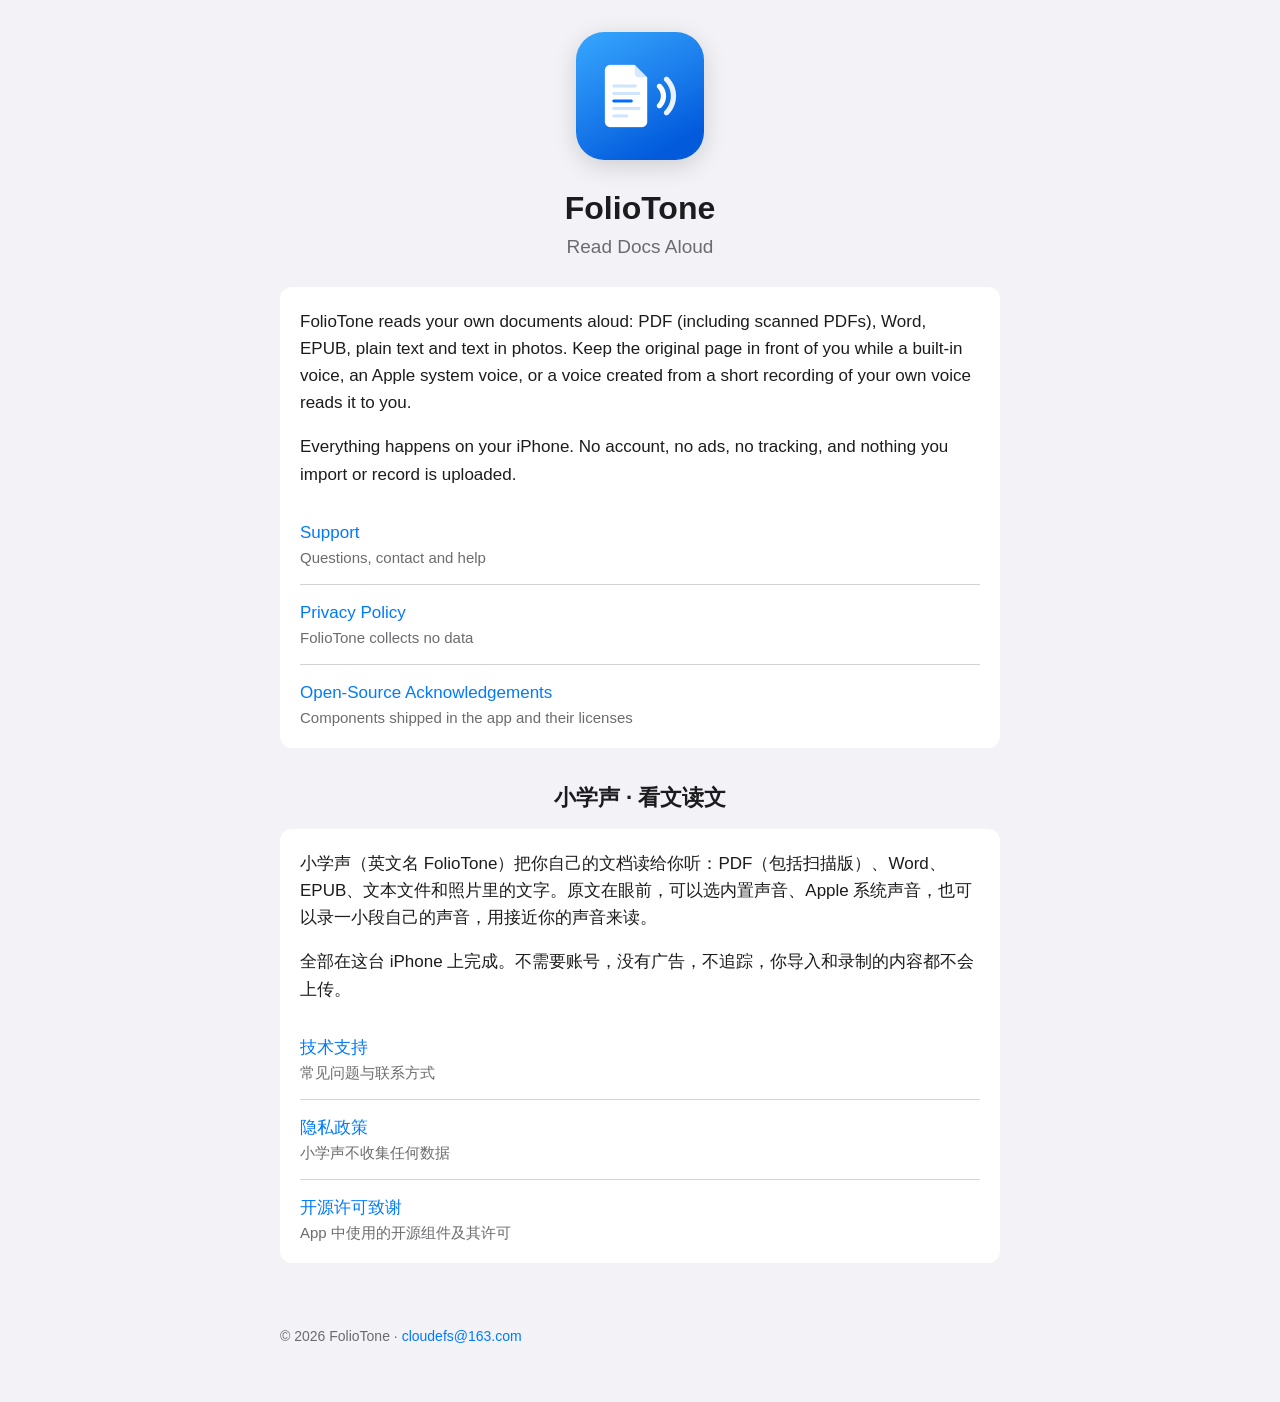
<file: index.html>
<!DOCTYPE html>
<html lang="en">
<head>
<meta charset="utf-8">
<meta name="viewport" content="width=device-width, initial-scale=1">
<meta http-equiv="Content-Security-Policy" content="default-src 'none'; style-src 'self'; img-src 'self'; base-uri 'none'; form-action 'none'">
<meta name="referrer" content="no-referrer">
<title>FolioTone · 小学声</title>
<meta name="description" content="FolioTone reads your documents aloud on your iPhone, in a built-in voice or your own. 小学声：在 iPhone 上用自己的声音朗读文档。">
<link rel="stylesheet" href="style.css">
<link rel="icon" href="icon.png" type="image/png">
<link rel="apple-touch-icon" href="apple-touch-icon.png">
</head>
<body>
<main>
  <section class="hero">
    <img src="icon.png" alt="FolioTone app icon">
    <h1>FolioTone</h1>
    <p class="tagline">Read Docs Aloud</p>
  </section>

  <div class="card" lang="en">
    <p>FolioTone reads your own documents aloud: PDF (including scanned PDFs), Word, EPUB, plain text and text in photos. Keep the original page in front of you while a built-in voice, an Apple system voice, or a voice created from a short recording of your own voice reads it to you.</p>
    <p>Everything happens on your iPhone. No account, no ads, no tracking, and nothing you import or record is uploaded.</p>
    <ul class="links">
      <li><a href="support.html">Support<span>Questions, contact and help</span></a></li>
      <li><a href="privacy.html">Privacy Policy<span>FolioTone collects no data</span></a></li>
      <li><a href="licenses.html">Open-Source Acknowledgements<span>Components shipped in the app and their licenses</span></a></li>
    </ul>
  </div>

  <h2 lang="zh-Hans" class="center">小学声 · 看文读文</h2>
  <div class="card" lang="zh-Hans">
    <p>小学声（英文名 FolioTone）把你自己的文档读给你听：PDF（包括扫描版）、Word、EPUB、文本文件和照片里的文字。原文在眼前，可以选内置声音、Apple 系统声音，也可以录一小段自己的声音，用接近你的声音来读。</p>
    <p>全部在这台 iPhone 上完成。不需要账号，没有广告，不追踪，你导入和录制的内容都不会上传。</p>
    <ul class="links">
      <li><a href="support-zh.html">技术支持<span>常见问题与联系方式</span></a></li>
      <li><a href="privacy-zh.html">隐私政策<span>小学声不收集任何数据</span></a></li>
      <li><a href="licenses.html">开源许可致谢<span>App 中使用的开源组件及其许可</span></a></li>
    </ul>
  </div>
</main>
<footer class="site">
  <p>© 2026 FolioTone · <a href="mailto:cloudefs@163.com">cloudefs@163.com</a></p>
</footer>
</body>
</html>
</file>
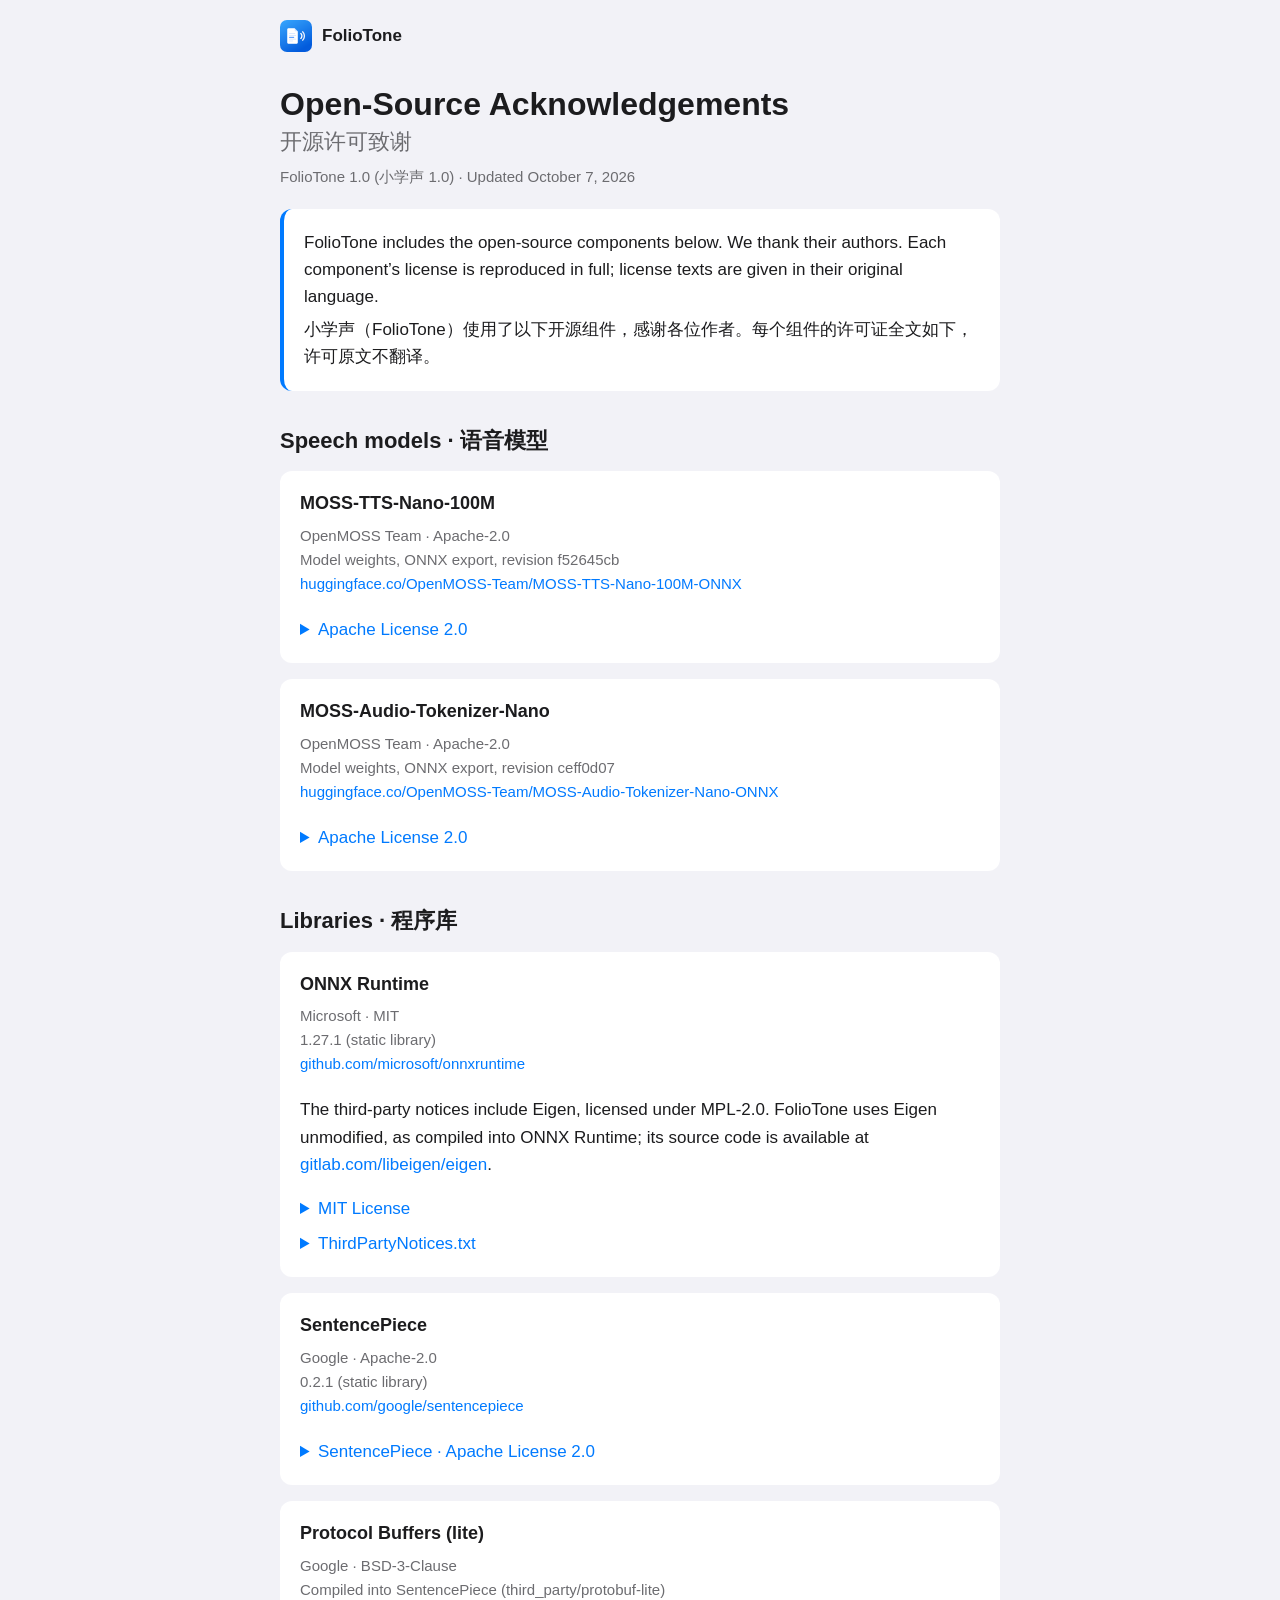
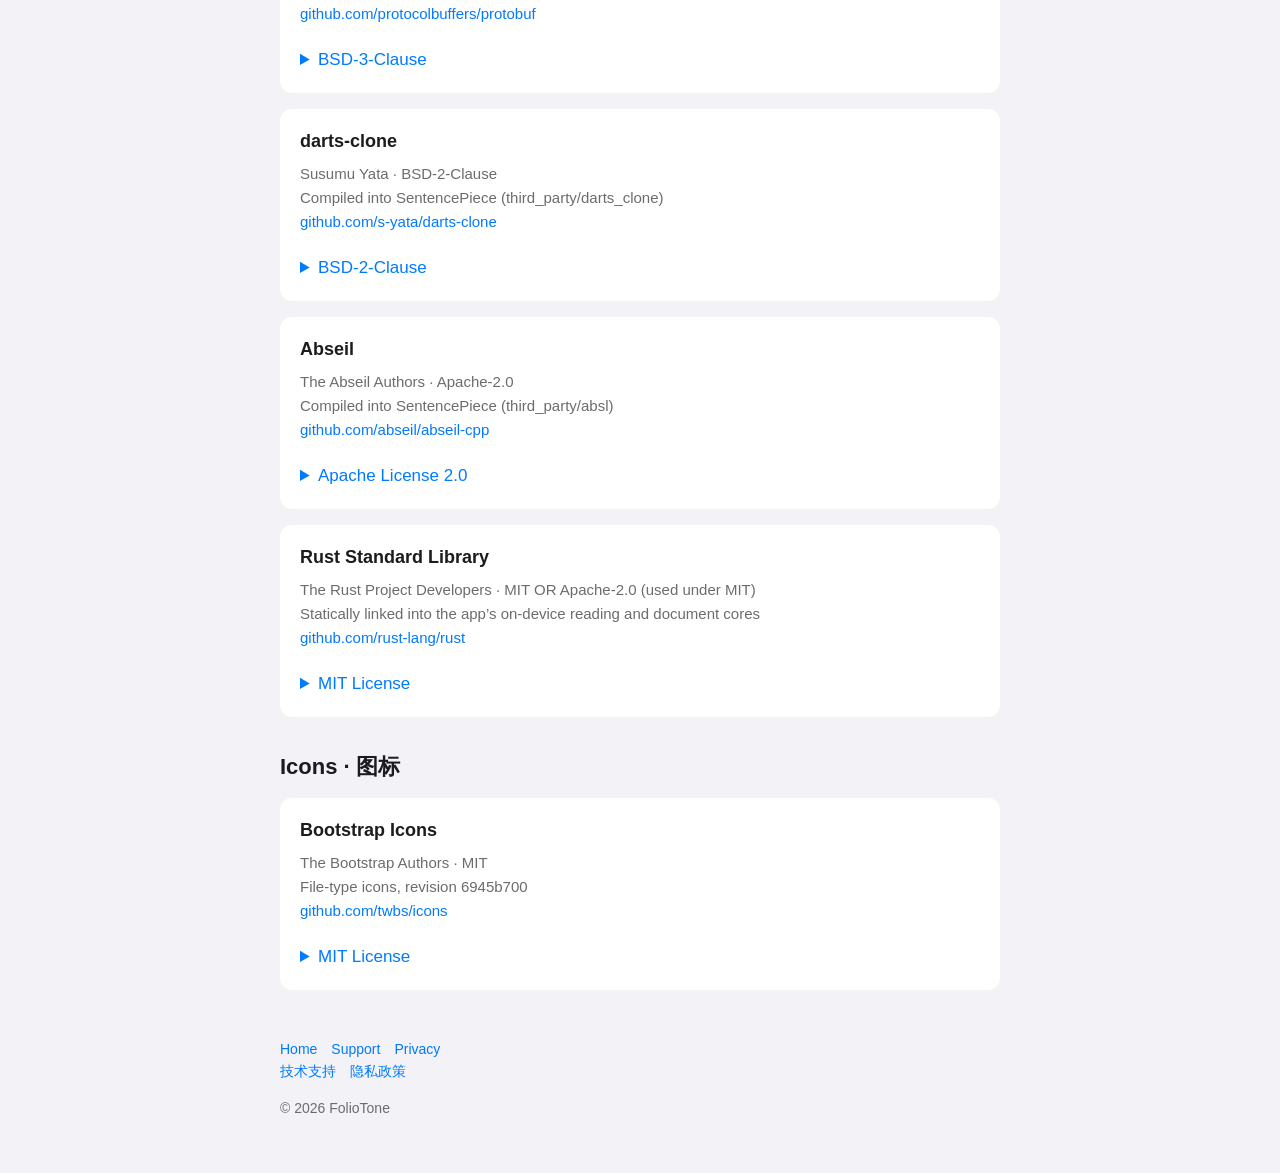
<file: licenses.html>
<!DOCTYPE html>
<html lang="en">
<head>
<meta charset="utf-8">
<meta name="viewport" content="width=device-width, initial-scale=1">
<meta http-equiv="Content-Security-Policy" content="default-src 'none'; style-src 'self'; img-src 'self'; base-uri 'none'; form-action 'none'">
<meta name="referrer" content="no-referrer">
<title>Open-Source Acknowledgements · FolioTone</title>
<link rel="stylesheet" href="style.css">
<link rel="icon" href="icon.png" type="image/png">
<link rel="apple-touch-icon" href="apple-touch-icon.png">
</head>
<body>
<header class="site">
  <a class="brand" href="index.html"><img src="icon.png" alt="">FolioTone</a>
</header>
<main>
  <h1>Open-Source Acknowledgements</h1>
  <h2 lang="zh-Hans" class="subtitle">开源许可致谢</h2>
  <p class="meta">FolioTone 1.0 (小学声 1.0) · Updated October 7, 2026</p>
  <div class="summary">
    <p>FolioTone includes the open-source components below. We thank their authors. Each component’s license is reproduced in full; license texts are given in their original language.</p>
    <p lang="zh-Hans">小学声（FolioTone）使用了以下开源组件，感谢各位作者。每个组件的许可证全文如下，许可原文不翻译。</p>
  </div>
  <h2>Speech models <span lang="zh-Hans">· 语音模型</span></h2>
  <section class="component">
    <h3>MOSS-TTS-Nano-100M</h3>
    <p class="meta">OpenMOSS Team · Apache-2.0<br>Model weights, ONNX export, revision f52645cb<br><a href="https://huggingface.co/OpenMOSS-Team/MOSS-TTS-Nano-100M-ONNX">huggingface.co/OpenMOSS-Team/MOSS-TTS-Nano-100M-ONNX</a></p>
    <details>
      <summary>Apache License 2.0</summary>
      <pre class="license">                                 Apache License
                           Version 2.0, January 2004
                        http://www.apache.org/licenses/

   TERMS AND CONDITIONS FOR USE, REPRODUCTION, AND DISTRIBUTION

   1. Definitions.

      &quot;License&quot; shall mean the terms and conditions for use, reproduction,
      and distribution as defined by Sections 1 through 9 of this document.

      &quot;Licensor&quot; shall mean the copyright owner or entity authorized by
      the copyright owner that is granting the License.

      &quot;Legal Entity&quot; shall mean the union of the acting entity and all
      other entities that control, are controlled by, or are under common
      control with that entity. For the purposes of this definition,
      &quot;control&quot; means (i) the power, direct or indirect, to cause the
      direction or management of such entity, whether by contract or
      otherwise, or (ii) ownership of fifty percent (50%) or more of the
      outstanding shares, or (iii) beneficial ownership of such entity.

      &quot;You&quot; (or &quot;Your&quot;) shall mean an individual or Legal Entity
      exercising permissions granted by this License.

      &quot;Source&quot; form shall mean the preferred form for making modifications,
      including but not limited to software source code, documentation
      source, and configuration files.

      &quot;Object&quot; form shall mean any form resulting from mechanical
      transformation or translation of a Source form, including but
      not limited to compiled object code, generated documentation,
      and conversions to other media types.

      &quot;Work&quot; shall mean the work of authorship, whether in Source or
      Object form, made available under the License, as indicated by a
      copyright notice that is included in or attached to the work
      (an example is provided in the Appendix below).

      &quot;Derivative Works&quot; shall mean any work, whether in Source or Object
      form, that is based on (or derived from) the Work and for which the
      editorial revisions, annotations, elaborations, or other modifications
      represent, as a whole, an original work of authorship. For the purposes
      of this License, Derivative Works shall not include works that remain
      separable from, or merely link (or bind by name) to the interfaces of,
      the Work and Derivative Works thereof.

      &quot;Contribution&quot; shall mean any work of authorship, including
      the original version of the Work and any modifications or additions
      to that Work or Derivative Works thereof, that is intentionally
      submitted to Licensor for inclusion in the Work by the copyright owner
      or by an individual or Legal Entity authorized to submit on behalf of
      the copyright owner. For the purposes of this definition, &quot;submitted&quot;
      means any form of electronic, verbal, or written communication sent
      to the Licensor or its representatives, including but not limited to
      communication on electronic mailing lists, source code control systems,
      and issue tracking systems that are managed by, or on behalf of, the
      Licensor for the purpose of discussing and improving the Work, but
      excluding communication that is conspicuously marked or otherwise
      designated in writing by the copyright owner as &quot;Not a Contribution.&quot;

      &quot;Contributor&quot; shall mean Licensor and any individual or Legal Entity
      on behalf of whom a Contribution has been received by Licensor and
      subsequently incorporated within the Work.

   2. Grant of Copyright License. Subject to the terms and conditions of
      this License, each Contributor hereby grants to You a perpetual,
      worldwide, non-exclusive, no-charge, royalty-free, irrevocable
      copyright license to reproduce, prepare Derivative Works of,
      publicly display, publicly perform, sublicense, and distribute the
      Work and such Derivative Works in Source or Object form.

   3. Grant of Patent License. Subject to the terms and conditions of
      this License, each Contributor hereby grants to You a perpetual,
      worldwide, non-exclusive, no-charge, royalty-free, irrevocable
      (except as stated in this section) patent license to make, have made,
      use, offer to sell, sell, import, and otherwise transfer the Work,
      where such license applies only to those patent claims licensable
      by such Contributor that are necessarily infringed by their
      Contribution(s) alone or by combination of their Contribution(s)
      with the Work to which such Contribution(s) was submitted. If You
      institute patent litigation against any entity (including a
      cross-claim or counterclaim in a lawsuit) alleging that the Work
      or a Contribution incorporated within the Work constitutes direct
      or contributory patent infringement, then any patent licenses
      granted to You under this License for that Work shall terminate
      as of the date such litigation is filed.

   4. Redistribution. You may reproduce and distribute copies of the
      Work or Derivative Works thereof in any medium, with or without
      modifications, and in Source or Object form, provided that You
      meet the following conditions:

      (a) You must give any other recipients of the Work or
          Derivative Works a copy of this License; and

      (b) You must cause any modified files to carry prominent notices
          stating that You changed the files; and

      (c) You must retain, in the Source form of any Derivative Works
          that You distribute, all copyright, patent, trademark, and
          attribution notices from the Source form of the Work,
          excluding those notices that do not pertain to any part of
          the Derivative Works; and

      (d) If the Work includes a &quot;NOTICE&quot; text file as part of its
          distribution, then any Derivative Works that You distribute must
          include a readable copy of the attribution notices contained
          within such NOTICE file, excluding those notices that do not
          pertain to any part of the Derivative Works, in at least one
          of the following places: within a NOTICE text file distributed
          as part of the Derivative Works; within the Source form or
          documentation, if provided along with the Derivative Works; or,
          within a display generated by the Derivative Works, if and
          wherever such third-party notices normally appear. The contents
          of the NOTICE file are for informational purposes only and
          do not modify the License. You may add Your own attribution
          notices within Derivative Works that You distribute, alongside
          or as an addendum to the NOTICE text from the Work, provided
          that such additional attribution notices cannot be construed
          as modifying the License.

      You may add Your own copyright statement to Your modifications and
      may provide additional or different license terms and conditions
      for use, reproduction, or distribution of Your modifications, or
      for any such Derivative Works as a whole, provided Your use,
      reproduction, and distribution of the Work otherwise complies with
      the conditions stated in this License.

   5. Submission of Contributions. Unless You explicitly state otherwise,
      any Contribution intentionally submitted for inclusion in the Work
      by You to the Licensor shall be under the terms and conditions of
      this License, without any additional terms or conditions.
      Notwithstanding the above, nothing herein shall supersede or modify
      the terms of any separate license agreement you may have executed
      with Licensor regarding such Contributions.

   6. Trademarks. This License does not grant permission to use the trade
      names, trademarks, service marks, or product names of the Licensor,
      except as required for reasonable and customary use in describing the
      origin of the Work and reproducing the content of the NOTICE file.

   7. Disclaimer of Warranty. Unless required by applicable law or
      agreed to in writing, Licensor provides the Work (and each
      Contributor provides its Contributions) on an &quot;AS IS&quot; BASIS,
      WITHOUT WARRANTIES OR CONDITIONS OF ANY KIND, either express or
      implied, including, without limitation, any warranties or conditions
      of TITLE, NON-INFRINGEMENT, MERCHANTABILITY, or FITNESS FOR A
      PARTICULAR PURPOSE. You are solely responsible for determining the
      appropriateness of using or redistributing the Work and assume any
      risks associated with Your exercise of permissions under this License.

   8. Limitation of Liability. In no event and under no legal theory,
      whether in tort (including negligence), contract, or otherwise,
      unless required by applicable law (such as deliberate and grossly
      negligent acts) or agreed to in writing, shall any Contributor be
      liable to You for damages, including any direct, indirect, special,
      incidental, or consequential damages of any character arising as a
      result of this License or out of the use or inability to use the
      Work (including but not limited to damages for loss of goodwill,
      work stoppage, computer failure or malfunction, or any and all
      other commercial damages or losses), even if such Contributor
      has been advised of the possibility of such damages.

   9. Accepting Warranty or Additional Liability. While redistributing
      the Work or Derivative Works thereof, You may choose to offer,
      and charge a fee for, acceptance of support, warranty, indemnity,
      or other liability obligations and/or rights consistent with this
      License. However, in accepting such obligations, You may act only
      on Your own behalf and on Your sole responsibility, not on behalf
      of any other Contributor, and only if You agree to indemnify,
      defend, and hold each Contributor harmless for any liability
      incurred by, or claims asserted against, such Contributor by reason
      of your accepting any such warranty or additional liability.

   END OF TERMS AND CONDITIONS

   APPENDIX: How to apply the Apache License to your work.

      To apply the Apache License to your work, attach the following
      boilerplate notice, with the fields enclosed by brackets &quot;[]&quot;
      replaced with your own identifying information. (Don&#x27;t include
      the brackets!)  The text should be enclosed in the appropriate
      comment syntax for the file format. We also recommend that a
      file or class name and description of purpose be included on the
      same &quot;printed page&quot; as the copyright notice for easier
      identification within third-party archives.

   Copyright 2026 OpenMOSS Team, Fudan University, SII and MOSI

   Licensed under the Apache License, Version 2.0 (the &quot;License&quot;);
   you may not use this file except in compliance with the License.
   You may obtain a copy of the License at

       http://www.apache.org/licenses/LICENSE-2.0

   Unless required by applicable law or agreed to in writing, software
   distributed under the License is distributed on an &quot;AS IS&quot; BASIS,
   WITHOUT WARRANTIES OR CONDITIONS OF ANY KIND, either express or implied.
   See the License for the specific language governing permissions and
   limitations under the License.</pre>
    </details>
  </section>
  <section class="component">
    <h3>MOSS-Audio-Tokenizer-Nano</h3>
    <p class="meta">OpenMOSS Team · Apache-2.0<br>Model weights, ONNX export, revision ceff0d07<br><a href="https://huggingface.co/OpenMOSS-Team/MOSS-Audio-Tokenizer-Nano-ONNX">huggingface.co/OpenMOSS-Team/MOSS-Audio-Tokenizer-Nano-ONNX</a></p>
    <details>
      <summary>Apache License 2.0</summary>
      <pre class="license">                                 Apache License
                           Version 2.0, January 2004
                        http://www.apache.org/licenses/

   TERMS AND CONDITIONS FOR USE, REPRODUCTION, AND DISTRIBUTION

   1. Definitions.

      &quot;License&quot; shall mean the terms and conditions for use, reproduction,
      and distribution as defined by Sections 1 through 9 of this document.

      &quot;Licensor&quot; shall mean the copyright owner or entity authorized by
      the copyright owner that is granting the License.

      &quot;Legal Entity&quot; shall mean the union of the acting entity and all
      other entities that control, are controlled by, or are under common
      control with that entity. For the purposes of this definition,
      &quot;control&quot; means (i) the power, direct or indirect, to cause the
      direction or management of such entity, whether by contract or
      otherwise, or (ii) ownership of fifty percent (50%) or more of the
      outstanding shares, or (iii) beneficial ownership of such entity.

      &quot;You&quot; (or &quot;Your&quot;) shall mean an individual or Legal Entity
      exercising permissions granted by this License.

      &quot;Source&quot; form shall mean the preferred form for making modifications,
      including but not limited to software source code, documentation
      source, and configuration files.

      &quot;Object&quot; form shall mean any form resulting from mechanical
      transformation or translation of a Source form, including but
      not limited to compiled object code, generated documentation,
      and conversions to other media types.

      &quot;Work&quot; shall mean the work of authorship, whether in Source or
      Object form, made available under the License, as indicated by a
      copyright notice that is included in or attached to the work
      (an example is provided in the Appendix below).

      &quot;Derivative Works&quot; shall mean any work, whether in Source or Object
      form, that is based on (or derived from) the Work and for which the
      editorial revisions, annotations, elaborations, or other modifications
      represent, as a whole, an original work of authorship. For the purposes
      of this License, Derivative Works shall not include works that remain
      separable from, or merely link (or bind by name) to the interfaces of,
      the Work and Derivative Works thereof.

      &quot;Contribution&quot; shall mean any work of authorship, including
      the original version of the Work and any modifications or additions
      to that Work or Derivative Works thereof, that is intentionally
      submitted to Licensor for inclusion in the Work by the copyright owner
      or by an individual or Legal Entity authorized to submit on behalf of
      the copyright owner. For the purposes of this definition, &quot;submitted&quot;
      means any form of electronic, verbal, or written communication sent
      to the Licensor or its representatives, including but not limited to
      communication on electronic mailing lists, source code control systems,
      and issue tracking systems that are managed by, or on behalf of, the
      Licensor for the purpose of discussing and improving the Work, but
      excluding communication that is conspicuously marked or otherwise
      designated in writing by the copyright owner as &quot;Not a Contribution.&quot;

      &quot;Contributor&quot; shall mean Licensor and any individual or Legal Entity
      on behalf of whom a Contribution has been received by Licensor and
      subsequently incorporated within the Work.

   2. Grant of Copyright License. Subject to the terms and conditions of
      this License, each Contributor hereby grants to You a perpetual,
      worldwide, non-exclusive, no-charge, royalty-free, irrevocable
      copyright license to reproduce, prepare Derivative Works of,
      publicly display, publicly perform, sublicense, and distribute the
      Work and such Derivative Works in Source or Object form.

   3. Grant of Patent License. Subject to the terms and conditions of
      this License, each Contributor hereby grants to You a perpetual,
      worldwide, non-exclusive, no-charge, royalty-free, irrevocable
      (except as stated in this section) patent license to make, have made,
      use, offer to sell, sell, import, and otherwise transfer the Work,
      where such license applies only to those patent claims licensable
      by such Contributor that are necessarily infringed by their
      Contribution(s) alone or by combination of their Contribution(s)
      with the Work to which such Contribution(s) was submitted. If You
      institute patent litigation against any entity (including a
      cross-claim or counterclaim in a lawsuit) alleging that the Work
      or a Contribution incorporated within the Work constitutes direct
      or contributory patent infringement, then any patent licenses
      granted to You under this License for that Work shall terminate
      as of the date such litigation is filed.

   4. Redistribution. You may reproduce and distribute copies of the
      Work or Derivative Works thereof in any medium, with or without
      modifications, and in Source or Object form, provided that You
      meet the following conditions:

      (a) You must give any other recipients of the Work or
          Derivative Works a copy of this License; and

      (b) You must cause any modified files to carry prominent notices
          stating that You changed the files; and

      (c) You must retain, in the Source form of any Derivative Works
          that You distribute, all copyright, patent, trademark, and
          attribution notices from the Source form of the Work,
          excluding those notices that do not pertain to any part of
          the Derivative Works; and

      (d) If the Work includes a &quot;NOTICE&quot; text file as part of its
          distribution, then any Derivative Works that You distribute must
          include a readable copy of the attribution notices contained
          within such NOTICE file, excluding those notices that do not
          pertain to any part of the Derivative Works, in at least one
          of the following places: within a NOTICE text file distributed
          as part of the Derivative Works; within the Source form or
          documentation, if provided along with the Derivative Works; or,
          within a display generated by the Derivative Works, if and
          wherever such third-party notices normally appear. The contents
          of the NOTICE file are for informational purposes only and
          do not modify the License. You may add Your own attribution
          notices within Derivative Works that You distribute, alongside
          or as an addendum to the NOTICE text from the Work, provided
          that such additional attribution notices cannot be construed
          as modifying the License.

      You may add Your own copyright statement to Your modifications and
      may provide additional or different license terms and conditions
      for use, reproduction, or distribution of Your modifications, or
      for any such Derivative Works as a whole, provided Your use,
      reproduction, and distribution of the Work otherwise complies with
      the conditions stated in this License.

   5. Submission of Contributions. Unless You explicitly state otherwise,
      any Contribution intentionally submitted for inclusion in the Work
      by You to the Licensor shall be under the terms and conditions of
      this License, without any additional terms or conditions.
      Notwithstanding the above, nothing herein shall supersede or modify
      the terms of any separate license agreement you may have executed
      with Licensor regarding such Contributions.

   6. Trademarks. This License does not grant permission to use the trade
      names, trademarks, service marks, or product names of the Licensor,
      except as required for reasonable and customary use in describing the
      origin of the Work and reproducing the content of the NOTICE file.

   7. Disclaimer of Warranty. Unless required by applicable law or
      agreed to in writing, Licensor provides the Work (and each
      Contributor provides its Contributions) on an &quot;AS IS&quot; BASIS,
      WITHOUT WARRANTIES OR CONDITIONS OF ANY KIND, either express or
      implied, including, without limitation, any warranties or conditions
      of TITLE, NON-INFRINGEMENT, MERCHANTABILITY, or FITNESS FOR A
      PARTICULAR PURPOSE. You are solely responsible for determining the
      appropriateness of using or redistributing the Work and assume any
      risks associated with Your exercise of permissions under this License.

   8. Limitation of Liability. In no event and under no legal theory,
      whether in tort (including negligence), contract, or otherwise,
      unless required by applicable law (such as deliberate and grossly
      negligent acts) or agreed to in writing, shall any Contributor be
      liable to You for damages, including any direct, indirect, special,
      incidental, or consequential damages of any character arising as a
      result of this License or out of the use or inability to use the
      Work (including but not limited to damages for loss of goodwill,
      work stoppage, computer failure or malfunction, or any and all
      other commercial damages or losses), even if such Contributor
      has been advised of the possibility of such damages.

   9. Accepting Warranty or Additional Liability. While redistributing
      the Work or Derivative Works thereof, You may choose to offer,
      and charge a fee for, acceptance of support, warranty, indemnity,
      or other liability obligations and/or rights consistent with this
      License. However, in accepting such obligations, You may act only
      on Your own behalf and on Your sole responsibility, not on behalf
      of any other Contributor, and only if You agree to indemnify,
      defend, and hold each Contributor harmless for any liability
      incurred by, or claims asserted against, such Contributor by reason
      of your accepting any such warranty or additional liability.

   END OF TERMS AND CONDITIONS

   APPENDIX: How to apply the Apache License to your work.

      To apply the Apache License to your work, attach the following
      boilerplate notice, with the fields enclosed by brackets &quot;[]&quot;
      replaced with your own identifying information. (Don&#x27;t include
      the brackets!)  The text should be enclosed in the appropriate
      comment syntax for the file format. We also recommend that a
      file or class name and description of purpose be included on the
      same &quot;printed page&quot; as the copyright notice for easier
      identification within third-party archives.

   Copyright 2026 OpenMOSS Team, Fudan University, SII and MOSI

   Licensed under the Apache License, Version 2.0 (the &quot;License&quot;);
   you may not use this file except in compliance with the License.
   You may obtain a copy of the License at

       http://www.apache.org/licenses/LICENSE-2.0

   Unless required by applicable law or agreed to in writing, software
   distributed under the License is distributed on an &quot;AS IS&quot; BASIS,
   WITHOUT WARRANTIES OR CONDITIONS OF ANY KIND, either express or implied.
   See the License for the specific language governing permissions and
   limitations under the License.</pre>
    </details>
  </section>
  <h2>Libraries <span lang="zh-Hans">· 程序库</span></h2>
  <section class="component">
    <h3>ONNX Runtime</h3>
    <p class="meta">Microsoft · MIT<br>1.27.1 (static library)<br><a href="https://github.com/microsoft/onnxruntime">github.com/microsoft/onnxruntime</a></p>
    <p>The third-party notices include Eigen, licensed under MPL-2.0. FolioTone uses Eigen unmodified, as compiled into ONNX Runtime; its source code is available at <a href="https://gitlab.com/libeigen/eigen">gitlab.com/libeigen/eigen</a>.</p>
    <details>
      <summary>MIT License</summary>
      <pre class="license">MIT License

Copyright (c) Microsoft Corporation

Permission is hereby granted, free of charge, to any person obtaining a copy
of this software and associated documentation files (the &quot;Software&quot;), to deal
in the Software without restriction, including without limitation the rights
to use, copy, modify, merge, publish, distribute, sublicense, and/or sell
copies of the Software, and to permit persons to whom the Software is
furnished to do so, subject to the following conditions:

The above copyright notice and this permission notice shall be included in all
copies or substantial portions of the Software.

THE SOFTWARE IS PROVIDED &quot;AS IS&quot;, WITHOUT WARRANTY OF ANY KIND, EXPRESS OR
IMPLIED, INCLUDING BUT NOT LIMITED TO THE WARRANTIES OF MERCHANTABILITY,
FITNESS FOR A PARTICULAR PURPOSE AND NONINFRINGEMENT. IN NO EVENT SHALL THE
AUTHORS OR COPYRIGHT HOLDERS BE LIABLE FOR ANY CLAIM, DAMAGES OR OTHER
LIABILITY, WHETHER IN AN ACTION OF CONTRACT, TORT OR OTHERWISE, ARISING FROM,
OUT OF OR IN CONNECTION WITH THE SOFTWARE OR THE USE OR OTHER DEALINGS IN THE
SOFTWARE.</pre>
    </details>
    <details>
      <summary>ThirdPartyNotices.txt</summary>
      <pre class="license">THIRD PARTY SOFTWARE NOTICES AND INFORMATION

Do Not Translate or Localize

This software incorporates material from third parties. Microsoft makes certain
open source code available at http://3rdpartysource.microsoft.com, or you may
send a check or money order for US $5.00, including the product name, the open
source component name, and version number, to:

Source Code Compliance Team
Microsoft Corporation
One Microsoft Way
Redmond, WA 98052
USA

Notwithstanding any other terms, you may reverse engineer this software to the
extent required to debug changes to any libraries licensed under the GNU Lesser
General Public License.

_____

Intel Math Kernel Library (Intel MKL)

Intel Simplified Software License (Version April 2018)

Copyright (c) 2018 Intel Corporation.

Use and Redistribution.  You may use and redistribute the software (the “Software”), without modification,
provided the following conditions are met:

* Redistributions must reproduce the above copyright notice and the following terms of use in the Software
and in the documentation and/or other materials provided with the distribution.

* Neither the name of Intel nor the names of its suppliers may be used to endorse or promote products
derived from this Software without specific prior written permission.

* No reverse engineering, decompilation, or disassembly of this Software is permitted.

Limited patent license.  Intel grants you a world-wide, royalty-free, non-exclusive license under patents it now
or hereafter owns or controls to make, have made, use, import, offer to sell and sell (“Utilize”) this Software,
but solely to the extent that any such patent is necessary to Utilize the Software alone. The patent license
shall not apply to any combinations which include this software.  No hardware per se is licensed hereunder.

Third party and other Intel programs.  “Third Party Programs” are the files listed in the “third-party-programs.txt”
text file that is included with the Software and may include Intel programs under separate license terms.
Third Party Programs, even if included with the distribution of the Materials, are governed by
separate license terms and those license terms solely govern your use of those programs.

DISCLAIMER.  THIS SOFTWARE IS PROVIDED &quot;AS IS&quot; AND ANY EXPRESS OR IMPLIED WARRANTIES,
INCLUDING, BUT NOT LIMITED TO, THE IMPLIED WARRANTIES OF MERCHANTABILITY, FITNESS
FOR A PARTICULAR PURPOSE, AND NON-INFRINGEMENT ARE DISCLAIMED. THIS SOFTWARE IS
NOT INTENDED FOR USE IN SYSTEMS OR APPLICATIONS WHERE FAILURE OF THE SOFTWARE
MAY CAUSE PERSONAL INJURY OR DEATH AND YOU AGREE THAT YOU ARE FULLY RESPONSIBLE FOR ANY
CLAIMS, COSTS, DAMAGES, EXPENSES, AND ATTORNEYS’ FEES ARISING OUT OF ANY SUCH USE,
EVEN IF ANY CLAIM ALLEGES THAT INTEL WAS NEGLIGENT REGARDING THE DESIGN OR MANUFACTURE OF
THE MATERIALS.

LIMITATION OF LIABILITY. IN NO EVENT WILL INTEL BE LIABLE FOR ANY DIRECT, INDIRECT,
INCIDENTAL, SPECIAL, EXEMPLARY, OR CONSEQUENTIAL DAMAGES (INCLUDING, BUT NOT
LIMITED TO, PROCUREMENT OF SUBSTITUTE GOODS OR SERVICES; LOSS OF USE, DATA, OR
PROFITS; OR BUSINESS INTERRUPTION) HOWEVER CAUSED AND ON ANY THEORY OF LIABILITY,
WHETHER IN CONTRACT, STRICT LIABILITY, OR TORT (INCLUDING NEGLIGENCE OR OTHERWISE)
ARISING IN ANY WAY OUT OF THE USE OF THIS SOFTWARE, EVEN IF ADVISED OF THE POSSIBILITY
OF SUCH DAMAGE. YOU AGREE TO INDEMNIFY AND HOLD INTEL HARMLESS AGAINST ANY CLAIMS
AND EXPENSES RESULTING FROM YOUR USE OR UNAUTHORIZED USE OF THE SOFTWARE.

No support.  Intel may make changes to the Software, at any time without notice, and is not obligated to
support, update or provide training for the Software.

Termination. Intel may terminate your right to use the Software in the event of your breach of this Agreement
and you fail to cure the breach within a reasonable period of time.

Feedback.  Should you provide Intel with comments, modifications, corrections, enhancements or other input
(“Feedback”) related to the Software Intel will be free to use, disclose, reproduce, license or otherwise
distribute or exploit the Feedback in its sole discretion without any obligations or restrictions of any kind,
including without limitation, intellectual property rights or licensing obligations.

Compliance with laws.  You agree to comply with all relevant laws and regulations governing your use,
transfer, import or export (or prohibition thereof) of the Software.

Governing law.  All disputes will be governed by the laws of the United States of America and the State of
Delaware without reference to conflict of law principles and subject to the exclusive jurisdiction of the state or
federal courts sitting in the State of Delaware, and each party agrees that it submits to the personal
jurisdiction and venue of those courts and waives any objections. The United Nations Convention on
Contracts for the International Sale of Goods (1980) is specifically excluded and will not apply to the
Software.

*Other names and brands may be claimed as the property of others.

_____

protocolbuffers/protobuf

Copyright 2008 Google Inc.  All rights reserved.

Redistribution and use in source and binary forms, with or without
modification, are permitted provided that the following conditions are
met:

    * Redistributions of source code must retain the above copyright
notice, this list of conditions and the following disclaimer.

    * Redistributions in binary form must reproduce the above
copyright notice, this list of conditions and the following disclaimer
in the documentation and/or other materials provided with the
distribution.

    * Neither the name of Google Inc. nor the names of its
contributors may be used to endorse or promote products derived from
this software without specific prior written permission.

THIS SOFTWARE IS PROVIDED BY THE COPYRIGHT HOLDERS AND CONTRIBUTORS
&quot;AS IS&quot; AND ANY EXPRESS OR IMPLIED WARRANTIES, INCLUDING, BUT NOT
LIMITED TO, THE IMPLIED WARRANTIES OF MERCHANTABILITY AND FITNESS FOR
A PARTICULAR PURPOSE ARE DISCLAIMED. IN NO EVENT SHALL THE COPYRIGHT
OWNER OR CONTRIBUTORS BE LIABLE FOR ANY DIRECT, INDIRECT, INCIDENTAL,
SPECIAL, EXEMPLARY, OR CONSEQUENTIAL DAMAGES (INCLUDING, BUT NOT
LIMITED TO, PROCUREMENT OF SUBSTITUTE GOODS OR SERVICES; LOSS OF USE,
DATA, OR PROFITS; OR BUSINESS INTERRUPTION) HOWEVER CAUSED AND ON ANY
THEORY OF LIABILITY, WHETHER IN CONTRACT, STRICT LIABILITY, OR TORT
(INCLUDING NEGLIGENCE OR OTHERWISE) ARISING IN ANY WAY OUT OF THE USE
OF THIS SOFTWARE, EVEN IF ADVISED OF THE POSSIBILITY OF SUCH DAMAGE.

Code generated by the Protocol Buffer compiler is owned by the owner
of the input file used when generating it.  This code is not
standalone and requires a support library to be linked with it.  This
support library is itself covered by the above license.

_____

madler/zlib

The deflate format used by zlib was defined by Phil Katz.  The deflate and
zlib specifications were written by L.  Peter Deutsch.  Thanks to all the
people who reported problems and suggested various improvements in zlib; they
are too numerous to cite here.

Copyright notice:

 (C) 1995-2017 Jean-loup Gailly and Mark Adler

  This software is provided &#x27;as-is&#x27;, without any express or implied
  warranty.  In no event will the authors be held liable for any damages
  arising from the use of this software.

  Permission is granted to anyone to use this software for any purpose,
  including commercial applications, and to alter it and redistribute it
  freely, subject to the following restrictions:

  1. The origin of this software must not be misrepresented; you must not
     claim that you wrote the original software. If you use this software
     in a product, an acknowledgment in the product documentation would be
     appreciated but is not required.

  2. Altered source versions must be plainly marked as such, and must not be
     misrepresented as being the original software.

  3. This notice may not be removed or altered from any source distribution.

  Jean-loup Gailly        Mark Adler
  jloup@gzip.org          madler@alumni.caltech.edu

If you use the zlib library in a product, we would appreciate *not* receiving
lengthy legal documents to sign.  The sources are provided for free but without
warranty of any kind.  The library has been entirely written by Jean-loup
Gailly and Mark Adler; it does not include third-party code.

If you redistribute modified sources, we would appreciate that you include in
the file ChangeLog history information documenting your changes.  Please read
the FAQ for more information on the distribution of modified source versions.

_____

pybind/pybind11

Copyright (c) 2016 Wenzel Jakob &lt;wenzel.jakob@epfl.ch&gt;, All rights reserved.

Redistribution and use in source and binary forms, with or without
modification, are permitted provided that the following conditions are met:

1. Redistributions of source code must retain the above copyright notice, this
   list of conditions and the following disclaimer.

2. Redistributions in binary form must reproduce the above copyright notice,
   this list of conditions and the following disclaimer in the documentation
   and/or other materials provided with the distribution.

3. Neither the name of the copyright holder nor the names of its contributors
   may be used to endorse or promote products derived from this software
   without specific prior written permission.

THIS SOFTWARE IS PROVIDED BY THE COPYRIGHT HOLDERS AND CONTRIBUTORS &quot;AS IS&quot; AND
ANY EXPRESS OR IMPLIED WARRANTIES, INCLUDING, BUT NOT LIMITED TO, THE IMPLIED
WARRANTIES OF MERCHANTABILITY AND FITNESS FOR A PARTICULAR PURPOSE ARE
DISCLAIMED. IN NO EVENT SHALL THE COPYRIGHT HOLDER OR CONTRIBUTORS BE LIABLE
FOR ANY DIRECT, INDIRECT, INCIDENTAL, SPECIAL, EXEMPLARY, OR CONSEQUENTIAL
DAMAGES (INCLUDING, BUT NOT LIMITED TO, PROCUREMENT OF SUBSTITUTE GOODS OR
SERVICES; LOSS OF USE, DATA, OR PROFITS; OR BUSINESS INTERRUPTION) HOWEVER
CAUSED AND ON ANY THEORY OF LIABILITY, WHETHER IN CONTRACT, STRICT LIABILITY,
OR TORT (INCLUDING NEGLIGENCE OR OTHERWISE) ARISING IN ANY WAY OUT OF THE USE
OF THIS SOFTWARE, EVEN IF ADVISED OF THE POSSIBILITY OF SUCH DAMAGE.

Please also refer to the file CONTRIBUTING.md, which clarifies licensing of
external contributions to this project including patches, pull requests, etc.

_____

onnx
Open Neural Network Exchange

Copyright (c) Facebook, Inc. and Microsoft Corporation. All rights reserved.

                                 Apache License
                           Version 2.0, January 2004
                        http://www.apache.org/licenses/

   TERMS AND CONDITIONS FOR USE, REPRODUCTION, AND DISTRIBUTION

   1. Definitions.

      &quot;License&quot; shall mean the terms and conditions for use, reproduction,
      and distribution as defined by Sections 1 through 9 of this document.

      &quot;Licensor&quot; shall mean the copyright owner or entity authorized by
      the copyright owner that is granting the License.

      &quot;Legal Entity&quot; shall mean the union of the acting entity and all
      other entities that control, are controlled by, or are under common
      control with that entity. For the purposes of this definition,
      &quot;control&quot; means (i) the power, direct or indirect, to cause the
      direction or management of such entity, whether by contract or
      otherwise, or (ii) ownership of fifty percent (50%) or more of the
      outstanding shares, or (iii) beneficial ownership of such entity.

      &quot;You&quot; (or &quot;Your&quot;) shall mean an individual or Legal Entity
      exercising permissions granted by this License.

      &quot;Source&quot; form shall mean the preferred form for making modifications,
      including but not limited to software source code, documentation
      source, and configuration files.

      &quot;Object&quot; form shall mean any form resulting from mechanical
      transformation or translation of a Source form, including but
      not limited to compiled object code, generated documentation,
      and conversions to other media types.

      &quot;Work&quot; shall mean the work of authorship, whether in Source or
      Object form, made available under the License, as indicated by a
      copyright notice that is included in or attached to the work
      (an example is provided in the Appendix below).

      &quot;Derivative Works&quot; shall mean any work, whether in Source or Object
      form, that is based on (or derived from) the Work and for which the
      editorial revisions, annotations, elaborations, or other modifications
      represent, as a whole, an original work of authorship. For the purposes
      of this License, Derivative Works shall not include works that remain
      separable from, or merely link (or bind by name) to the interfaces of,
      the Work and Derivative Works thereof.

      &quot;Contribution&quot; shall mean any work of authorship, including
      the original version of the Work and any modifications or additions
      to that Work or Derivative Works thereof, that is intentionally
      submitted to Licensor for inclusion in the Work by the copyright owner
      or by an individual or Legal Entity authorized to submit on behalf of
      the copyright owner. For the purposes of this definition, &quot;submitted&quot;
      means any form of electronic, verbal, or written communication sent
      to the Licensor or its representatives, including but not limited to
      communication on electronic mailing lists, source code control systems,
      and issue tracking systems that are managed by, or on behalf of, the
      Licensor for the purpose of discussing and improving the Work, but
      excluding communication that is conspicuously marked or otherwise
      designated in writing by the copyright owner as &quot;Not a Contribution.&quot;

      &quot;Contributor&quot; shall mean Licensor and any individual or Legal Entity
      on behalf of whom a Contribution has been received by Licensor and
      subsequently incorporated within the Work.

   2. Grant of Copyright License. Subject to the terms and conditions of
      this License, each Contributor hereby grants to You a perpetual,
      worldwide, non-exclusive, no-charge, royalty-free, irrevocable
      copyright license to reproduce, prepare Derivative Works of,
      publicly display, publicly perform, sublicense, and distribute the
      Work and such Derivative Works in Source or Object form.

   3. Grant of Patent License. Subject to the terms and conditions of
      this License, each Contributor hereby grants to You a perpetual,
      worldwide, non-exclusive, no-charge, royalty-free, irrevocable
      (except as stated in this section) patent license to make, have made,
      use, offer to sell, sell, import, and otherwise transfer the Work,
      where such license applies only to those patent claims licensable
      by such Contributor that are necessarily infringed by their
      Contribution(s) alone or by combination of their Contribution(s)
      with the Work to which such Contribution(s) was submitted. If You
      institute patent litigation against any entity (including a
      cross-claim or counterclaim in a lawsuit) alleging that the Work
      or a Contribution incorporated within the Work constitutes direct
      or contributory patent infringement, then any patent licenses
      granted to You under this License for that Work shall terminate
      as of the date such litigation is filed.

   4. Redistribution. You may reproduce and distribute copies of the
      Work or Derivative Works thereof in any medium, with or without
      modifications, and in Source or Object form, provided that You
      meet the following conditions:

      (a) You must give any other recipients of the Work or
          Derivative Works a copy of this License; and

      (b) You must cause any modified files to carry prominent notices
          stating that You changed the files; and

      (c) You must retain, in the Source form of any Derivative Works
          that You distribute, all copyright, patent, trademark, and
          attribution notices from the Source form of the Work,
          excluding those notices that do not pertain to any part of
          the Derivative Works; and

      (d) If the Work includes a &quot;NOTICE&quot; text file as part of its
          distribution, then any Derivative Works that You distribute must
          include a readable copy of the attribution notices contained
          within such NOTICE file, excluding those notices that do not
          pertain to any part of the Derivative Works, in at least one
          of the following places: within a NOTICE text file distributed
          as part of the Derivative Works; within the Source form or
          documentation, if provided along with the Derivative Works; or,
          within a display generated by the Derivative Works, if and
          wherever such third-party notices normally appear. The contents
          of the NOTICE file are for informational purposes only and
          do not modify the License. You may add Your own attribution
          notices within Derivative Works that You distribute, alongside
          or as an addendum to the NOTICE text from the Work, provided
          that such additional attribution notices cannot be construed
          as modifying the License.

      You may add Your own copyright statement to Your modifications and
      may provide additional or different license terms and conditions
      for use, reproduction, or distribution of Your modifications, or
      for any such Derivative Works as a whole, provided Your use,
      reproduction, and distribution of the Work otherwise complies with
      the conditions stated in this License.

   5. Submission of Contributions. Unless You explicitly state otherwise,
      any Contribution intentionally submitted for inclusion in the Work
      by You to the Licensor shall be under the terms and conditions of
      this License, without any additional terms or conditions.
      Notwithstanding the above, nothing herein shall supersede or modify
      the terms of any separate license agreement you may have executed
      with Licensor regarding such Contributions.

   6. Trademarks. This License does not grant permission to use the trade
      names, trademarks, service marks, or product names of the Licensor,
      except as required for reasonable and customary use in describing the
      origin of the Work and reproducing the content of the NOTICE file.

   7. Disclaimer of Warranty. Unless required by applicable law or
      agreed to in writing, Licensor provides the Work (and each
      Contributor provides its Contributions) on an &quot;AS IS&quot; BASIS,
      WITHOUT WARRANTIES OR CONDITIONS OF ANY KIND, either express or
      implied, including, without limitation, any warranties or conditions
      of TITLE, NON-INFRINGEMENT, MERCHANTABILITY, or FITNESS FOR A
      PARTICULAR PURPOSE. You are solely responsible for determining the
      appropriateness of using or redistributing the Work and assume any
      risks associated with Your exercise of permissions under this License.

   8. Limitation of Liability. In no event and under no legal theory,
      whether in tort (including negligence), contract, or otherwise,
      unless required by applicable law (such as deliberate and grossly
      negligent acts) or agreed to in writing, shall any Contributor be
      liable to You for damages, including any direct, indirect, special,
      incidental, or consequential damages of any character arising as a
      result of this License or out of the use or inability to use the
      Work (including but not limited to damages for loss of goodwill,
      work stoppage, computer failure or malfunction, or any and all
      other commercial damages or losses), even if such Contributor
      has been advised of the possibility of such damages.

   9. Accepting Warranty or Additional Liability. While redistributing
      the Work or Derivative Works thereof, You may choose to offer,
      and charge a fee for, acceptance of support, warranty, indemnity,
      or other liability obligations and/or rights consistent with this
      License. However, in accepting such obligations, You may act only
      on Your own behalf and on Your sole responsibility, not on behalf
      of any other Contributor, and only if You agree to indemnify,
      defend, and hold each Contributor harmless for any liability
      incurred by, or claims asserted against, such Contributor by reason
      of your accepting any such warranty or additional liability.

   END OF TERMS AND CONDITIONS

   APPENDIX: How to apply the Apache License to your work.

      To apply the Apache License to your work, attach the following
      boilerplate notice, with the fields enclosed by brackets &quot;[]&quot;
      replaced with your own identifying information. (Don&#x27;t include
      the brackets!)  The text should be enclosed in the appropriate
      comment syntax for the file format. We also recommend that a
      file or class name and description of purpose be included on the
      same &quot;printed page&quot; as the copyright notice for easier
      identification within third-party archives.

   Copyright [yyyy] [name of copyright owner]

   Licensed under the Apache License, Version 2.0 (the &quot;License&quot;);
   you may not use this file except in compliance with the License.
   You may obtain a copy of the License at

       http://www.apache.org/licenses/LICENSE-2.0

   Unless required by applicable law or agreed to in writing, software
   distributed under the License is distributed on an &quot;AS IS&quot; BASIS,
   WITHOUT WARRANTIES OR CONDITIONS OF ANY KIND, either express or implied.
   See the License for the specific language governing permissions and
   limitations under the License.

_____

Eigen

MPL v2.0
Mozilla Public License Version 2.0


==================================

1. Definitions

--------------

1.1. &quot;Contributor&quot;
    means each individual or legal entity that creates, contributes to
    the creation of, or owns Covered Software.

1.2. &quot;Contributor Version&quot;
    means the combination of the Contributions of others (if any) used
    by a Contributor and that particular Contributor&#x27;s Contribution.

1.3. &quot;Contribution&quot;
    means Covered Software of a particular Contributor.

1.4. &quot;Covered Software&quot;
    means Source Code Form to which the initial Contributor has attached
    the notice in Exhibit A, the Executable Form of such Source Code
    Form, and Modifications of such Source Code Form, in each case
    including portions thereof.

1.5. &quot;Incompatible With Secondary Licenses&quot;
    means

    (a) that the initial Contributor has attached the notice described
        in Exhibit B to the Covered Software; or

    (b) that the Covered Software was made available under the terms of
        version 1.1 or earlier of the License, but not also under the
        terms of a Secondary License.

1.6. &quot;Executable Form&quot;
    means any form of the work other than Source Code Form.

1.7. &quot;Larger Work&quot;
    means a work that combines Covered Software with other material, in
    a separate file or files, that is not Covered Software.

1.8. &quot;License&quot;
    means this document.

1.9. &quot;Licensable&quot;
    means having the right to grant, to the maximum extent possible,
    whether at the time of the initial grant or subsequently, any and
    all of the rights conveyed by this License.

1.10. &quot;Modifications&quot;
    means any of the following:

    (a) any file in Source Code Form that results from an addition to,
        deletion from, or modification of the contents of Covered
        Software; or

    (b) any new file in Source Code Form that contains any Covered
        Software.

1.11. &quot;Patent Claims&quot; of a Contributor
    means any patent claim(s), including without limitation, method,
    process, and apparatus claims, in any patent Licensable by such
    Contributor that would be infringed, but for the grant of the
    License, by the making, using, selling, offering for sale, having
    made, import, or transfer of either its Contributions or its
    Contributor Version.

1.12. &quot;Secondary License&quot;
    means either the GNU General Public License, Version 2.0, the GNU
    Lesser General Public License, Version 2.1, the GNU Affero General
    Public License, Version 3.0, or any later versions of those
    licenses.

1.13. &quot;Source Code Form&quot;
    means the form of the work preferred for making modifications.

1.14. &quot;You&quot; (or &quot;Your&quot;)
    means an individual or a legal entity exercising rights under this
    License. For legal entities, &quot;You&quot; includes any entity that
    controls, is controlled by, or is under common control with You. For
    purposes of this definition, &quot;control&quot; means (a) the power, direct
    or indirect, to cause the direction or management of such entity,
    whether by contract or otherwise, or (b) ownership of more than
    fifty percent (50%) of the outstanding shares or beneficial
    ownership of such entity.

2. License Grants and Conditions

--------------------------------

2.1. Grants

Each Contributor hereby grants You a world-wide, royalty-free,
non-exclusive license:

(a) under intellectual property rights (other than patent or trademark)
    Licensable by such Contributor to use, reproduce, make available,
    modify, display, perform, distribute, and otherwise exploit its
    Contributions, either on an unmodified basis, with Modifications, or
    as part of a Larger Work; and

(b) under Patent Claims of such Contributor to make, use, sell, offer
    for sale, have made, import, and otherwise transfer either its
    Contributions or its Contributor Version.

2.2. Effective Date

The licenses granted in Section 2.1 with respect to any Contribution
become effective for each Contribution on the date the Contributor first
distributes such Contribution.

2.3. Limitations on Grant Scope

The licenses granted in this Section 2 are the only rights granted under
this License. No additional rights or licenses will be implied from the
distribution or licensing of Covered Software under this License.
Notwithstanding Section 2.1(b) above, no patent license is granted by a
Contributor:

(a) for any code that a Contributor has removed from Covered Software;
    or

(b) for infringements caused by: (i) Your and any other third party&#x27;s
    modifications of Covered Software, or (ii) the combination of its
    Contributions with other software (except as part of its Contributor
    Version); or

(c) under Patent Claims infringed by Covered Software in the absence of
    its Contributions.

This License does not grant any rights in the trademarks, service marks,
or logos of any Contributor (except as may be necessary to comply with
the notice requirements in Section 3.4).

2.4. Subsequent Licenses

No Contributor makes additional grants as a result of Your choice to
distribute the Covered Software under a subsequent version of this
License (see Section 10.2) or under the terms of a Secondary License (if
permitted under the terms of Section 3.3).

2.5. Representation

Each Contributor represents that the Contributor believes its
Contributions are its original creation(s) or it has sufficient rights
to grant the rights to its Contributions conveyed by this License.

2.6. Fair Use

This License is not intended to limit any rights You have under
applicable copyright doctrines of fair use, fair dealing, or other
equivalents.

2.7. Conditions

Sections 3.1, 3.2, 3.3, and 3.4 are conditions of the licenses granted
in Section 2.1.

3. Responsibilities

-------------------

3.1. Distribution of Source Form

All distribution of Covered Software in Source Code Form, including any
Modifications that You create or to which You contribute, must be under
the terms of this License. You must inform recipients that the Source
Code Form of the Covered Software is governed by the terms of this
License, and how they can obtain a copy of this License. You may not
attempt to alter or restrict the recipients&#x27; rights in the Source Code
Form.

3.2. Distribution of Executable Form

If You distribute Covered Software in Executable Form then:

(a) such Covered Software must also be made available in Source Code
    Form, as described in Section 3.1, and You must inform recipients of
    the Executable Form how they can obtain a copy of such Source Code
    Form by reasonable means in a timely manner, at a charge no more
    than the cost of distribution to the recipient; and

(b) You may distribute such Executable Form under the terms of this
    License, or sublicense it under different terms, provided that the
    license for the Executable Form does not attempt to limit or alter
    the recipients&#x27; rights in the Source Code Form under this License.

3.3. Distribution of a Larger Work

You may create and distribute a Larger Work under terms of Your choice,
provided that You also comply with the requirements of this License for
the Covered Software. If the Larger Work is a combination of Covered
Software with a work governed by one or more Secondary Licenses, and the
Covered Software is not Incompatible With Secondary Licenses, this
License permits You to additionally distribute such Covered Software
under the terms of such Secondary License(s), so that the recipient of
the Larger Work may, at their option, further distribute the Covered
Software under the terms of either this License or such Secondary
License(s).

3.4. Notices

You may not remove or alter the substance of any license notices
(including copyright notices, patent notices, disclaimers of warranty,
or limitations of liability) contained within the Source Code Form of
the Covered Software, except that You may alter any license notices to
the extent required to remedy known factual inaccuracies.

3.5. Application of Additional Terms

You may choose to offer, and to charge a fee for, warranty, support,
indemnity or liability obligations to one or more recipients of Covered
Software. However, You may do so only on Your own behalf, and not on
behalf of any Contributor. You must make it absolutely clear that any
such warranty, support, indemnity, or liability obligation is offered by
You alone, and You hereby agree to indemnify every Contributor for any
liability incurred by such Contributor as a result of warranty, support,
indemnity or liability terms You offer. You may include additional
disclaimers of warranty and limitations of liability specific to any
jurisdiction.

4. Inability to Comply Due to Statute or Regulation

---------------------------------------------------

If it is impossible for You to comply with any of the terms of this
License with respect to some or all of the Covered Software due to
statute, judicial order, or regulation then You must: (a) comply with
the terms of this License to the maximum extent possible; and (b)
describe the limitations and the code they affect. Such description must
be placed in a text file included with all distributions of the Covered
Software under this License. Except to the extent prohibited by statute
or regulation, such description must be sufficiently detailed for a
recipient of ordinary skill to be able to understand it.

5. Termination

--------------

5.1. The rights granted under this License will terminate automatically
if You fail to comply with any of its terms. However, if You become
compliant, then the rights granted under this License from a particular
Contributor are reinstated (a) provisionally, unless and until such
Contributor explicitly and finally terminates Your grants, and (b) on an
ongoing basis, if such Contributor fails to notify You of the
non-compliance by some reasonable means prior to 60 days after You have
come back into compliance. Moreover, Your grants from a particular
Contributor are reinstated on an ongoing basis if such Contributor
notifies You of the non-compliance by some reasonable means, this is the
first time You have received notice of non-compliance with this License
from such Contributor, and You become compliant prior to 30 days after
Your receipt of the notice.

5.2. If You initiate litigation against any entity by asserting a patent
infringement claim (excluding declaratory judgment actions,
counter-claims, and cross-claims) alleging that a Contributor Version
directly or indirectly infringes any patent, then the rights granted to
You by any and all Contributors for the Covered Software under Section
2.1 of this License shall terminate.

5.3. In the event of termination under Sections 5.1 or 5.2 above, all
end user license agreements (excluding distributors and resellers) which
have been validly granted by You or Your distributors under this License
prior to termination shall survive termination.

************************************************************************
*                                                                      *
*  6. Disclaimer of Warranty                                           *
*  -------------------------                                           *
*                                                                      *
*  Covered Software is provided under this License on an &quot;as is&quot;       *
*  basis, without warranty of any kind, either expressed, implied, or  *
*  statutory, including, without limitation, warranties that the       *
*  Covered Software is free of defects, merchantable, fit for a        *
*  particular purpose or non-infringing. The entire risk as to the     *
*  quality and performance of the Covered Software is with You.        *
*  Should any Covered Software prove defective in any respect, You     *
*  (not any Contributor) assume the cost of any necessary servicing,   *
*  repair, or correction. This disclaimer of warranty constitutes an   *
*  essential part of this License. No use of any Covered Software is   *
*  authorized under this License except under this disclaimer.         *
*                                                                      *
************************************************************************

************************************************************************
*                                                                      *
*  7. Limitation of Liability                                          *
*  --------------------------                                          *
*                                                                      *
*  Under no circumstances and under no legal theory, whether tort      *
*  (including negligence), contract, or otherwise, shall any           *
*  Contributor, or anyone who distributes Covered Software as          *
*  permitted above, be liable to You for any direct, indirect,         *
*  special, incidental, or consequential damages of any character      *
*  including, without limitation, damages for lost profits, loss of    *
*  goodwill, work stoppage, computer failure or malfunction, or any    *
*  and all other commercial damages or losses, even if such party      *
*  shall have been informed of the possibility of such damages. This   *
*  limitation of liability shall not apply to liability for death or   *
*  personal injury resulting from such party&#x27;s negligence to the       *
*  extent applicable law prohibits such limitation. Some               *
*  jurisdictions do not allow the exclusion or limitation of           *
*  incidental or consequential damages, so this exclusion and          *
*  limitation may not apply to You.                                    *
*                                                                      *
************************************************************************
8. Litigation
-------------

Any litigation relating to this License may be brought only in the
courts of a jurisdiction where the defendant maintains its principal
place of business and such litigation shall be governed by laws of that
jurisdiction, without reference to its conflict-of-law provisions.
Nothing in this Section shall prevent a party&#x27;s ability to bring
cross-claims or counter-claims.

9. Miscellaneous
----------------

This License represents the complete agreement concerning the subject
matter hereof. If any provision of this License is held to be
unenforceable, such provision shall be reformed only to the extent
necessary to make it enforceable. Any law or regulation which provides
that the language of a contract shall be construed against the drafter
shall not be used to construe this License against a Contributor.

10. Versions of the License
---------------------------

10.1. New Versions

Mozilla Foundation is the license steward. Except as provided in Section
10.3, no one other than the license steward has the right to modify or
publish new versions of this License. Each version will be given a
distinguishing version number.

10.2. Effect of New Versions

You may distribute the Covered Software under the terms of the version
of the License under which You originally received the Covered Software,
or under the terms of any subsequent version published by the license
steward.

10.3. Modified Versions

If you create software not governed by this License, and you want to
create a new license for such software, you may create and use a
modified version of this License if you rename the license and remove
any references to the name of the license steward (except to note that
such modified license differs from this License).

10.4. Distributing Source Code Form that is Incompatible With Secondary
Licenses

If You choose to distribute Source Code Form that is Incompatible With
Secondary Licenses under the terms of this version of the License, the
notice described in Exhibit B of this License must be attached.

Exhibit A - Source Code Form License Notice
-------------------------------------------

  This Source Code Form is subject to the terms of the Mozilla Public
  License, v. 2.0. If a copy of the MPL was not distributed with this
  file, You can obtain one at http://mozilla.org/MPL/2.0/.

If it is not possible or desirable to put the notice in a particular
file, then You may include the notice in a location (such as a LICENSE
file in a relevant directory) where a recipient would be likely to look
for such a notice.

You may add additional accurate notices of copyright ownership.

Exhibit B - &quot;Incompatible With Secondary Licenses&quot; Notice
---------------------------------------------------------

  This Source Code Form is &quot;Incompatible With Secondary Licenses&quot;, as
  defined by the Mozilla Public License, v. 2.0.

_____

intel/dnnl

Copyright 2016-2018 Intel Corporation

Apache License
Version 2.0, January 2004
http://www.apache.org/licenses/

TERMS AND CONDITIONS FOR USE, REPRODUCTION, AND DISTRIBUTION

   1. Definitions.

      &quot;License&quot; shall mean the terms and conditions for use, reproduction,
      and distribution as defined by Sections 1 through 9 of this document.

      &quot;Licensor&quot; shall mean the copyright owner or entity authorized by
      the copyright owner that is granting the License.

      &quot;Legal Entity&quot; shall mean the union of the acting entity and all
      other entities that control, are controlled by, or are under common
      control with that entity. For the purposes of this definition,
      &quot;control&quot; means (i) the power, direct or indirect, to cause the
      direction or management of such entity, whether by contract or
      otherwise, or (ii) ownership of fifty percent (50%) or more of the
      outstanding shares, or (iii) beneficial ownership of such entity.

      &quot;You&quot; (or &quot;Your&quot;) shall mean an individual or Legal Entity
      exercising permissions granted by this License.

      &quot;Source&quot; form shall mean the preferred form for making modifications,
      including but not limited to software source code, documentation
      source, and configuration files.

      &quot;Object&quot; form shall mean any form resulting from mechanical
      transformation or translation of a Source form, including but
      not limited to compiled object code, generated documentation,
      and conversions to other media types.

      &quot;Work&quot; shall mean the work of authorship, whether in Source or
      Object form, made available under the License, as indicated by a
      copyright notice that is included in or attached to the work
      (an example is provided in the Appendix below).

      &quot;Derivative Works&quot; shall mean any work, whether in Source or Object
      form, that is based on (or derived from) the Work and for which the
      editorial revisions, annotations, elaborations, or other modifications
      represent, as a whole, an original work of authorship. For the purposes
      of this License, Derivative Works shall not include works that remain
      separable from, or merely link (or bind by name) to the interfaces of,
      the Work and Derivative Works thereof.

      &quot;Contribution&quot; shall mean any work of authorship, including
      the original version of the Work and any modifications or additions
      to that Work or Derivative Works thereof, that is intentionally
      submitted to Licensor for inclusion in the Work by the copyright owner
      or by an individual or Legal Entity authorized to submit on behalf of
      the copyright owner. For the purposes of this definition, &quot;submitted&quot;
      means any form of electronic, verbal, or written communication sent
      to the Licensor or its representatives, including but not limited to
      communication on electronic mailing lists, source code control systems,
      and issue tracking systems that are managed by, or on behalf of, the
      Licensor for the purpose of discussing and improving the Work, but
      excluding communication that is conspicuously marked or otherwise
      designated in writing by the copyright owner as &quot;Not a Contribution.&quot;

      &quot;Contributor&quot; shall mean Licensor and any individual or Legal Entity
      on behalf of whom a Contribution has been received by Licensor and
      subsequently incorporated within the Work.

   2. Grant of Copyright License. Subject to the terms and conditions of
      this License, each Contributor hereby grants to You a perpetual,
      worldwide, non-exclusive, no-charge, royalty-free, irrevocable
      copyright license to reproduce, prepare Derivative Works of,
      publicly display, publicly perform, sublicense, and distribute the
      Work and such Derivative Works in Source or Object form.

   3. Grant of Patent License. Subject to the terms and conditions of
      this License, each Contributor hereby grants to You a perpetual,
      worldwide, non-exclusive, no-charge, royalty-free, irrevocable
      (except as stated in this section) patent license to make, have made,
      use, offer to sell, sell, import, and otherwise transfer the Work,
      where such license applies only to those patent claims licensable
      by such Contributor that are necessarily infringed by their
      Contribution(s) alone or by combination of their Contribution(s)
      with the Work to which such Contribution(s) was submitted. If You
      institute patent litigation against any entity (including a
      cross-claim or counterclaim in a lawsuit) alleging that the Work
      or a Contribution incorporated within the Work constitutes direct
      or contributory patent infringement, then any patent licenses
      granted to You under this License for that Work shall terminate
      as of the date such litigation is filed.

   4. Redistribution. You may reproduce and distribute copies of the
      Work or Derivative Works thereof in any medium, with or without
      modifications, and in Source or Object form, provided that You
      meet the following conditions:

      (a) You must give any other recipients of the Work or
          Derivative Works a copy of this License; and

      (b) You must cause any modified files to carry prominent notices
          stating that You changed the files; and

      (c) You must retain, in the Source form of any Derivative Works
          that You distribute, all copyright, patent, trademark, and
          attribution notices from the Source form of the Work,
          excluding those notices that do not pertain to any part of
          the Derivative Works; and

      (d) If the Work includes a &quot;NOTICE&quot; text file as part of its
          distribution, then any Derivative Works that You distribute must
          include a readable copy of the attribution notices contained
          within such NOTICE file, excluding those notices that do not
          pertain to any part of the Derivative Works, in at least one
          of the following places: within a NOTICE text file distributed
          as part of the Derivative Works; within the Source form or
          documentation, if provided along with the Derivative Works; or,
          within a display generated by the Derivative Works, if and
          wherever such third-party notices normally appear. The contents
          of the NOTICE file are for informational purposes only and
          do not modify the License. You may add Your own attribution
          notices within Derivative Works that You distribute, alongside
          or as an addendum to the NOTICE text from the Work, provided
          that such additional attribution notices cannot be construed
          as modifying the License.

      You may add Your own copyright statement to Your modifications and
      may provide additional or different license terms and conditions
      for use, reproduction, or distribution of Your modifications, or
      for any such Derivative Works as a whole, provided Your use,
      reproduction, and distribution of the Work otherwise complies with
      the conditions stated in this License.

   5. Submission of Contributions. Unless You explicitly state otherwise,
      any Contribution intentionally submitted for inclusion in the Work
      by You to the Licensor shall be under the terms and conditions of
      this License, without any additional terms or conditions.
      Notwithstanding the above, nothing herein shall supersede or modify
      the terms of any separate license agreement you may have executed
      with Licensor regarding such Contributions.

   6. Trademarks. This License does not grant permission to use the trade
      names, trademarks, service marks, or product names of the Licensor,
      except as required for reasonable and customary use in describing the
      origin of the Work and reproducing the content of the NOTICE file.

   7. Disclaimer of Warranty. Unless required by applicable law or
      agreed to in writing, Licensor provides the Work (and each
      Contributor provides its Contributions) on an &quot;AS IS&quot; BASIS,
      WITHOUT WARRANTIES OR CONDITIONS OF ANY KIND, either express or
      implied, including, without limitation, any warranties or conditions
      of TITLE, NON-INFRINGEMENT, MERCHANTABILITY, or FITNESS FOR A
      PARTICULAR PURPOSE. You are solely responsible for determining the
      appropriateness of using or redistributing the Work and assume any
      risks associated with Your exercise of permissions under this License.

   8. Limitation of Liability. In no event and under no legal theory,
      whether in tort (including negligence), contract, or otherwise,
      unless required by applicable law (such as deliberate and grossly
      negligent acts) or agreed to in writing, shall any Contributor be
      liable to You for damages, including any direct, indirect, special,
      incidental, or consequential damages of any character arising as a
      result of this License or out of the use or inability to use the
      Work (including but not limited to damages for loss of goodwill,
      work stoppage, computer failure or malfunction, or any and all
      other commercial damages or losses), even if such Contributor
      has been advised of the possibility of such damages.

   9. Accepting Warranty or Additional Liability. While redistributing
      the Work or Derivative Works thereof, You may choose to offer,
      and charge a fee for, acceptance of support, warranty, indemnity,
      or other liability obligations and/or rights consistent with this
      License. However, in accepting such obligations, You may act only
      on Your own behalf and on Your sole responsibility, not on behalf
      of any other Contributor, and only if You agree to indemnify,
      defend, and hold each Contributor harmless for any liability
      incurred by, or claims asserted against, such Contributor by reason
      of your accepting any such warranty or additional liability.

   END OF TERMS AND CONDITIONS

   APPENDIX: How to apply the Apache License to your work.

      To apply the Apache License to your work, attach the following
      boilerplate notice, with the fields enclosed by brackets &quot;{}&quot;
      replaced with your own identifying information. (Don&#x27;t include
      the brackets!)  The text should be enclosed in the appropriate
      comment syntax for the file format. We also recommend that a
      file or class name and description of purpose be included on the
      same &quot;printed page&quot; as the copyright notice for easier
      identification within third-party archives.

   Copyright {yyyy} {name of copyright owner}

   Licensed under the Apache License, Version 2.0 (the &quot;License&quot;);
   you may not use this file except in compliance with the License.
   You may obtain a copy of the License at

       http://www.apache.org/licenses/LICENSE-2.0

   Unless required by applicable law or agreed to in writing, software
   distributed under the License is distributed on an &quot;AS IS&quot; BASIS,
   WITHOUT WARRANTIES OR CONDITIONS OF ANY KIND, either express or implied.
   See the License for the specific language governing permissions and
   limitations under the License.

sub-components:

xbyak

Copyright (c) 2007 MITSUNARI Shigeo. All rights reserved.

Redistribution and use in source and binary forms, with or without
modification, are permitted provided that the following conditions are met:

Redistributions of source code must retain the above copyright notice, this
list of conditions and the following disclaimer.
Redistributions in binary form must reproduce the above copyright notice,
this list of conditions and the following disclaimer in the documentation
and/or other materials provided with the distribution.
Neither the name of the copyright owner nor the names of its contributors may
be used to endorse or promote products derived from this software without
specific prior written permission.

THIS SOFTWARE IS PROVIDED BY THE COPYRIGHT HOLDERS AND CONTRIBUTORS &quot;AS IS&quot;
AND ANY EXPRESS OR IMPLIED WARRANTIES, INCLUDING, BUT NOT LIMITED TO, THE
IMPLIED WARRANTIES OF MERCHANTABILITY AND FITNESS FOR A PARTICULAR PURPOSE
ARE DISCLAIMED. IN NO EVENT SHALL THE COPYRIGHT OWNER OR CONTRIBUTORS BE
LIABLE FOR ANY DIRECT, INDIRECT, INCIDENTAL, SPECIAL, EXEMPLARY, OR
CONSEQUENTIAL DAMAGES (INCLUDING, BUT NOT LIMITED TO, PROCUREMENT OF
SUBSTITUTE GOODS OR SERVICES; LOSS OF USE, DATA, OR PROFITS; OR BUSINESS
INTERRUPTION) HOWEVER CAUSED AND ON ANY THEORY OF LIABILITY, WHETHER IN
CONTRACT, STRICT LIABILITY, OR TORT (INCLUDING NEGLIGENCE OR OTHERWISE)
ARISING IN ANY WAY OUT OF THE USE OF THIS SOFTWARE, EVEN IF ADVISED OF
THE POSSIBILITY OF SUCH DAMAGE.

_____

Microsoft GSL

Copyright (c) 2015 Microsoft Corporation. All rights reserved.

This code is licensed under the MIT License (MIT).

Permission is hereby granted, free of charge, to any person obtaining a copy
of this software and associated documentation files (the &quot;Software&quot;), to deal
in the Software without restriction, including without limitation the rights
to use, copy, modify, merge, publish, distribute, sublicense, and/or sell copies
of the Software, and to permit persons to whom the Software is furnished to do
so, subject to the following conditions:

The above copyright notice and this permission notice shall be included in all
copies or substantial portions of the Software.

THE SOFTWARE IS PROVIDED &quot;AS IS&quot;, WITHOUT WARRANTY OF ANY KIND, EXPRESS OR
IMPLIED, INCLUDING BUT NOT LIMITED TO THE WARRANTIES OF MERCHANTABILITY,
FITNESS FOR A PARTICULAR PURPOSE AND NONINFRINGEMENT. IN NO EVENT SHALL THE
AUTHORS OR COPYRIGHT HOLDERS BE LIABLE FOR ANY CLAIM, DAMAGES OR OTHER
LIABILITY, WHETHER IN AN ACTION OF CONTRACT, TORT OR OTHERWISE, ARISING FROM,
OUT OF OR IN CONNECTION WITH THE SOFTWARE OR THE USE OR OTHER DEALINGS IN
THE SOFTWARE.

_____

Tensorflow

Copyright 2018 The TensorFlow Authors. All rights reserved.

Apache License
Version 2.0, January 2004
http://www.apache.org/licenses/

TERMS AND CONDITIONS FOR USE, REPRODUCTION, AND DISTRIBUTION

1. Definitions.

&quot;License&quot; shall mean the terms and conditions for use, reproduction,
and distribution as defined by Sections 1 through 9 of this document.

&quot;Licensor&quot; shall mean the copyright owner or entity authorized by
the copyright owner that is granting the License.

&quot;Legal Entity&quot; shall mean the union of the acting entity and all
other entities that control, are controlled by, or are under common
control with that entity. For the purposes of this definition,
&quot;control&quot; means (i) the power, direct or indirect, to cause the
direction or management of such entity, whether by contract or
otherwise, or (ii) ownership of fifty percent (50%) or more of the
outstanding shares, or (iii) beneficial ownership of such entity.

&quot;You&quot; (or &quot;Your&quot;) shall mean an individual or Legal Entity
exercising permissions granted by this License.

&quot;Source&quot; form shall mean the preferred form for making modifications,
including but not limited to software source code, documentation
source, and configuration files.

&quot;Object&quot; form shall mean any form resulting from mechanical
transformation or translation of a Source form, including but
not limited to compiled object code, generated documentation,
and conversions to other media types.

&quot;Work&quot; shall mean the work of authorship, whether in Source or
Object form, made available under the License, as indicated by a
copyright notice that is included in or attached to the work
(an example is provided in the Appendix below).

&quot;Derivative Works&quot; shall mean any work, whether in Source or Object
form, that is based on (or derived from) the Work and for which the
editorial revisions, annotations, elaborations, or other modifications
represent, as a whole, an original work of authorship. For the purposes
of this License, Derivative Works shall not include works that remain
separable from, or merely link (or bind by name) to the interfaces of,
the Work and Derivative Works thereof.

&quot;Contribution&quot; shall mean any work of authorship, including
the original version of the Work and any modifications or additions
to that Work or Derivative Works thereof, that is intentionally
submitted to Licensor for inclusion in the Work by the copyright owner
or by an individual or Legal Entity authorized to submit on behalf of
the copyright owner. For the purposes of this definition, &quot;submitted&quot;
means any form of electronic, verbal, or written communication sent
to the Licensor or its representatives, including but not limited to
communication on electronic mailing lists, source code control systems,
and issue tracking systems that are managed by, or on behalf of, the
Licensor for the purpose of discussing and improving the Work, but
excluding communication that is conspicuously marked or otherwise
designated in writing by the copyright owner as &quot;Not a Contribution.&quot;

&quot;Contributor&quot; shall mean Licensor and any individual or Legal Entity
on behalf of whom a Contribution has been received by Licensor and
subsequently incorporated within the Work.

2. Grant of Copyright License. Subject to the terms and conditions of
this License, each Contributor hereby grants to You a perpetual,
worldwide, non-exclusive, no-charge, royalty-free, irrevocable
copyright license to reproduce, prepare Derivative Works of,
publicly display, publicly perform, sublicense, and distribute the
Work and such Derivative Works in Source or Object form.

3. Grant of Patent License. Subject to the terms and conditions of
this License, each Contributor hereby grants to You a perpetual,
worldwide, non-exclusive, no-charge, royalty-free, irrevocable
(except as stated in this section) patent license to make, have made,
use, offer to sell, sell, import, and otherwise transfer the Work,
where such license applies only to those patent claims licensable
by such Contributor that are necessarily infringed by their
Contribution(s) alone or by combination of their Contribution(s)
with the Work to which such Contribution(s) was submitted. If You
institute patent litigation against any entity (including a
cross-claim or counterclaim in a lawsuit) alleging that the Work
or a Contribution incorporated within the Work constitutes direct
or contributory patent infringement, then any patent licenses
granted to You under this License for that Work shall terminate
as of the date such litigation is filed.

4. Redistribution. You may reproduce and distribute copies of the
Work or Derivative Works thereof in any medium, with or without
modifications, and in Source or Object form, provided that You
meet the following conditions:

(a) You must give any other recipients of the Work or
Derivative Works a copy of this License; and

(b) You must cause any modified files to carry prominent notices
stating that You changed the files; and

(c) You must retain, in the Source form of any Derivative Works
that You distribute, all copyright, patent, trademark, and
attribution notices from the Source form of the Work,
excluding those notices that do not pertain to any part of
the Derivative Works; and

(d) If the Work includes a &quot;NOTICE&quot; text file as part of its
distribution, then any Derivative Works that You distribute must
include a readable copy of the attribution notices contained
within such NOTICE file, excluding those notices that do not
pertain to any part of the Derivative Works, in at least one
of the following places: within a NOTICE text file distributed
as part of the Derivative Works; within the Source form or
documentation, if provided along with the Derivative Works; or,
within a display generated by the Derivative Works, if and
wherever such third-party notices normally appear. The contents
of the NOTICE file are for informational purposes only and
do not modify the License. You may add Your own attribution
notices within Derivative Works that You distribute, alongside
or as an addendum to the NOTICE text from the Work, provided
that such additional attribution notices cannot be construed
as modifying the License.

You may add Your own copyright statement to Your modifications and
may provide additional or different license terms and conditions
for use, reproduction, or distribution of Your modifications, or
for any such Derivative Works as a whole, provided Your use,
reproduction, and distribution of the Work otherwise complies with
the conditions stated in this License.

5. Submission of Contributions. Unless You explicitly state otherwise,
any Contribution intentionally submitted for inclusion in the Work
by You to the Licensor shall be under the terms and conditions of
this License, without any additional terms or conditions.
Notwithstanding the above, nothing herein shall supersede or modify
the terms of any separate license agreement you may have executed
with Licensor regarding such Contributions.

6. Trademarks. This License does not grant permission to use the trade
names, trademarks, service marks, or product names of the Licensor,
except as required for reasonable and customary use in describing the
origin of the Work and reproducing the content of the NOTICE file.

7. Disclaimer of Warranty. Unless required by applicable law or
agreed to in writing, Licensor provides the Work (and each
Contributor provides its Contributions) on an &quot;AS IS&quot; BASIS,
WITHOUT WARRANTIES OR CONDITIONS OF ANY KIND, either express or
implied, including, without limitation, any warranties or conditions
of TITLE, NON-INFRINGEMENT, MERCHANTABILITY, or FITNESS FOR A
PARTICULAR PURPOSE. You are solely responsible for determining the
appropriateness of using or redistributing the Work and assume any
risks associated with Your exercise of permissions under this License.

8. Limitation of Liability. In no event and under no legal theory,
whether in tort (including negligence), contract, or otherwise,
unless required by applicable law (such as deliberate and grossly
negligent acts) or agreed to in writing, shall any Contributor be
liable to You for damages, including any direct, indirect, special,
incidental, or consequential damages of any character arising as a
result of this License or out of the use or inability to use the
Work (including but not limited to damages for loss of goodwill,
work stoppage, computer failure or malfunction, or any and all
other commercial damages or losses), even if such Contributor
has been advised of the possibility of such damages.

9. Accepting Warranty or Additional Liability. While redistributing
the Work or Derivative Works thereof, You may choose to offer,
and charge a fee for, acceptance of support, warranty, indemnity,
or other liability obligations and/or rights consistent with this
License. However, in accepting such obligations, You may act only
on Your own behalf and on Your sole responsibility, not on behalf
of any other Contributor, and only if You agree to indemnify,
defend, and hold each Contributor harmless for any liability
incurred by, or claims asserted against, such Contributor by reason
of your accepting any such warranty or additional liability.

END OF TERMS AND CONDITIONS

APPENDIX: How to apply the Apache License to your work.

      To apply the Apache License to your work, attach the following
      boilerplate notice, with the fields enclosed by brackets &quot;[]&quot;
      replaced with your own identifying information. (Don&#x27;t include
      the brackets!)  The text should be enclosed in the appropriate
      comment syntax for the file format. We also recommend that a
      file or class name and description of purpose be included on the
      same &quot;printed page&quot; as the copyright notice for easier
      identification within third-party archives.

   Copyright 2017, The TensorFlow Authors.

   Licensed under the Apache License, Version 2.0 (the &quot;License&quot;);
   you may not use this file except in compliance with the License.
   You may obtain a copy of the License at

       http://www.apache.org/licenses/LICENSE-2.0

   Unless required by applicable law or agreed to in writing, software
   distributed under the License is distributed on an &quot;AS IS&quot; BASIS,
   WITHOUT WARRANTIES OR CONDITIONS OF ANY KIND, either express or implied.
   See the License for the specific language governing permissions and
   limitations under the License.

_____

Microsoft Cognitive Toolkit (CNTK)

Copyright (c) Microsoft Corporation. All rights reserved.

MIT License

Permission is hereby granted, free of charge, to any person obtaining a copy of this software and associated documentation
files (the &quot;Software&quot;), to deal in the Software without restriction, including without limitation the rights to use, copy, modify,
merge, publish, distribute, sublicense, and/or sell copies of the Software, and to permit persons to whom the Software is
furnished to do so, subject to the following conditions:

The above copyright notice and this permission notice shall be included in all copies or substantial portions of the Software.

THE SOFTWARE IS PROVIDED &quot;AS IS&quot;, WITHOUT WARRANTY OF ANY KIND, EXPRESS OR IMPLIED, INCLUDING BUT NOT
LIMITED TO THE WARRANTIES OF MERCHANTABILITY, FITNESS FOR A PARTICULAR PURPOSE AND NONINFRINGEMENT. IN
NO EVENT SHALL THE AUTHORS OR COPYRIGHT HOLDERS BE LIABLE FOR ANY CLAIM, DAMAGES OR OTHER LIABILITY,
WHETHER IN AN ACTION OF CONTRACT, TORT OR OTHERWISE, ARISING FROM, OUT OF OR IN CONNECTION WITH THE
SOFTWARE OR THE USE OR OTHER DEALINGS IN THE SOFTWARE.

_____

NumPy License

Copyright (c) 2005, NumPy Developers

All rights reserved.

Redistribution and use in source and binary forms, with or without modification, are permitted provided that the following conditions are met:

    Redistributions of source code must retain the above copyright notice, this list of conditions and the following disclaimer.
    Redistributions in binary form must reproduce the above copyright notice, this list of conditions and the following disclaimer in the documentation and/or other materials provided with the distribution.
    Neither the name of the NumPy Developers nor the names of any contributors may be used to endorse or promote products derived from this software without specific prior written permission.

THIS SOFTWARE IS PROVIDED BY THE COPYRIGHT HOLDERS AND CONTRIBUTORS “AS IS” AND ANY EXPRESS OR IMPLIED WARRANTIES, INCLUDING, BUT NOT LIMITED TO, THE IMPLIED WARRANTIES OF MERCHANTABILITY AND FITNESS FOR A PARTICULAR PURPOSE ARE DISCLAIMED. IN NO EVENT SHALL THE COPYRIGHT OWNER OR CONTRIBUTORS BE LIABLE FOR ANY DIRECT, INDIRECT, INCIDENTAL, SPECIAL, EXEMPLARY, OR CONSEQUENTIAL DAMAGES (INCLUDING, BUT NOT LIMITED TO, PROCUREMENT OF SUBSTITUTE GOODS OR SERVICES; LOSS OF USE, DATA, OR PROFITS; OR BUSINESS INTERRUPTION) HOWEVER CAUSED AND ON ANY THEORY OF LIABILITY, WHETHER IN CONTRACT, STRICT LIABILITY, OR TORT (INCLUDING NEGLIGENCE OR OTHERWISE) ARISING IN ANY WAY OUT OF THE USE OF THIS SOFTWARE, EVEN IF ADVISED OF THE POSSIBILITY OF SUCH DAMAGE.

_____

Pytorch / Caffe2

From PyTorch:

Copyright (c) 2016-     Facebook, Inc            (Adam Paszke)
Copyright (c) 2014-     Facebook, Inc            (Soumith Chintala)
Copyright (c) 2011-2014 Idiap Research Institute (Ronan Collobert)
Copyright (c) 2012-2014 Deepmind Technologies    (Koray Kavukcuoglu)
Copyright (c) 2011-2012 NEC Laboratories America (Koray Kavukcuoglu)
Copyright (c) 2011-2013 NYU                      (Clement Farabet)
Copyright (c) 2006-2010 NEC Laboratories America (Ronan Collobert, Leon Bottou, Iain Melvin, Jason Weston)
Copyright (c) 2006      Idiap Research Institute (Samy Bengio)
Copyright (c) 2001-2004 Idiap Research Institute (Ronan Collobert, Samy Bengio, Johnny Mariethoz)

From Caffe2:

Copyright (c) 2016-present, Facebook Inc. All rights reserved.

All contributions by Facebook:
Copyright (c) 2016 Facebook Inc.

All contributions by Google:
Copyright (c) 2015 Google Inc.
All rights reserved.

All contributions by Yangqing Jia:
Copyright (c) 2015 Yangqing Jia
All rights reserved.

All contributions from Caffe:
Copyright(c) 2013, 2014, 2015, the respective contributors
All rights reserved.

All other contributions:
Copyright(c) 2015, 2016 the respective contributors
All rights reserved.

Caffe2 uses a copyright model similar to Caffe: each contributor holds
copyright over their contributions to Caffe2. The project versioning records
all such contribution and copyright details. If a contributor wants to further
mark their specific copyright on a particular contribution, they should
indicate their copyright solely in the commit message of the change when it is
committed. All rights reserved.

Redistribution and use in source and binary forms, with or without
modification, are permitted provided that the following conditions are met:

1. Redistributions of source code must retain the above copyright
   notice, this list of conditions and the following disclaimer.

2. Redistributions in binary form must reproduce the above copyright
   notice, this list of conditions and the following disclaimer in the
   documentation and/or other materials provided with the distribution.

3. Neither the names of Facebook, Deepmind Technologies, NYU, NEC Laboratories America
   and IDIAP Research Institute nor the names of its contributors may be
   used to endorse or promote products derived from this software without
   specific prior written permission.

THIS SOFTWARE IS PROVIDED BY THE COPYRIGHT HOLDERS AND CONTRIBUTORS &quot;AS IS&quot;
AND ANY EXPRESS OR IMPLIED WARRANTIES, INCLUDING, BUT NOT LIMITED TO, THE
IMPLIED WARRANTIES OF MERCHANTABILITY AND FITNESS FOR A PARTICULAR PURPOSE
ARE DISCLAIMED. IN NO EVENT SHALL THE COPYRIGHT OWNER OR CONTRIBUTORS BE
LIABLE FOR ANY DIRECT, INDIRECT, INCIDENTAL, SPECIAL, EXEMPLARY, OR
CONSEQUENTIAL DAMAGES (INCLUDING, BUT NOT LIMITED TO, PROCUREMENT OF
SUBSTITUTE GOODS OR SERVICES; LOSS OF USE, DATA, OR PROFITS; OR BUSINESS
INTERRUPTION) HOWEVER CAUSED AND ON ANY THEORY OF LIABILITY, WHETHER IN
CONTRACT, STRICT LIABILITY, OR TORT (INCLUDING NEGLIGENCE OR OTHERWISE)
ARISING IN ANY WAY OUT OF THE USE OF THIS SOFTWARE, EVEN IF ADVISED OF THE
POSSIBILITY OF SUCH DAMAGE.

_____

Caffe

COPYRIGHT

All contributions by the University of California:
Copyright (c) 2014-2017 The Regents of the University of California (Regents)
All rights reserved.

All other contributions:
Copyright (c) 2014-2017, the respective contributors
All rights reserved.

Caffe uses a shared copyright model: each contributor holds copyright over
their contributions to Caffe. The project versioning records all such
contribution and copyright details. If a contributor wants to further mark
their specific copyright on a particular contribution, they should indicate
their copyright solely in the commit message of the change when it is
committed.

LICENSE

Redistribution and use in source and binary forms, with or without
modification, are permitted provided that the following conditions are met:

1. Redistributions of source code must retain the above copyright notice, this
   list of conditions and the following disclaimer.
2. Redistributions in binary form must reproduce the above copyright notice,
   this list of conditions and the following disclaimer in the documentation
   and/or other materials provided with the distribution.

THIS SOFTWARE IS PROVIDED BY THE COPYRIGHT HOLDERS AND CONTRIBUTORS &quot;AS IS&quot; AND
ANY EXPRESS OR IMPLIED WARRANTIES, INCLUDING, BUT NOT LIMITED TO, THE IMPLIED
WARRANTIES OF MERCHANTABILITY AND FITNESS FOR A PARTICULAR PURPOSE ARE
DISCLAIMED. IN NO EVENT SHALL THE COPYRIGHT OWNER OR CONTRIBUTORS BE LIABLE FOR
ANY DIRECT, INDIRECT, INCIDENTAL, SPECIAL, EXEMPLARY, OR CONSEQUENTIAL DAMAGES
(INCLUDING, BUT NOT LIMITED TO, PROCUREMENT OF SUBSTITUTE GOODS OR SERVICES;
LOSS OF USE, DATA, OR PROFITS; OR BUSINESS INTERRUPTION) HOWEVER CAUSED AND
ON ANY THEORY OF LIABILITY, WHETHER IN CONTRACT, STRICT LIABILITY, OR TORT
(INCLUDING NEGLIGENCE OR OTHERWISE) ARISING IN ANY WAY OUT OF THE USE OF THIS
SOFTWARE, EVEN IF ADVISED OF THE POSSIBILITY OF SUCH DAMAGE.

CONTRIBUTION AGREEMENT

By contributing to the BVLC/caffe repository through pull-request, comment,
or otherwise, the contributor releases their content to the
license and copyright terms herein.

_____

The LLVM Compiler Infrastructure

==============================================================================
LLVM Release License
==============================================================================
University of Illinois/NCSA
Open Source License

Copyright (c) 2003-2017 University of Illinois at Urbana-Champaign.
All rights reserved.

Developed by:

    LLVM Team

    University of Illinois at Urbana-Champaign

    http://llvm.org

Permission is hereby granted, free of charge, to any person obtaining a copy of
this software and associated documentation files (the &quot;Software&quot;), to deal with
the Software without restriction, including without limitation the rights to
use, copy, modify, merge, publish, distribute, sublicense, and/or sell copies
of the Software, and to permit persons to whom the Software is furnished to do
so, subject to the following conditions:

    * Redistributions of source code must retain the above copyright notice,
      this list of conditions and the following disclaimers.

    * Redistributions in binary form must reproduce the above copyright notice,
      this list of conditions and the following disclaimers in the
      documentation and/or other materials provided with the distribution.

    * Neither the names of the LLVM Team, University of Illinois at
      Urbana-Champaign, nor the names of its contributors may be used to
      endorse or promote products derived from this Software without specific
      prior written permission.

THE SOFTWARE IS PROVIDED &quot;AS IS&quot;, WITHOUT WARRANTY OF ANY KIND, EXPRESS OR
IMPLIED, INCLUDING BUT NOT LIMITED TO THE WARRANTIES OF MERCHANTABILITY, FITNESS
FOR A PARTICULAR PURPOSE AND NONINFRINGEMENT.  IN NO EVENT SHALL THE
CONTRIBUTORS OR COPYRIGHT HOLDERS BE LIABLE FOR ANY CLAIM, DAMAGES OR OTHER
LIABILITY, WHETHER IN AN ACTION OF CONTRACT, TORT OR OTHERWISE, ARISING FROM,
OUT OF OR IN CONNECTION WITH THE SOFTWARE OR THE USE OR OTHER DEALINGS WITH THE
SOFTWARE.

==============================================================================
Copyrights and Licenses for Third Party Software Distributed with LLVM:
==============================================================================
The LLVM software contains code written by third parties.  Such software will
have its own individual LICENSE.TXT file in the directory in which it appears.
This file will describe the copyrights, license, and restrictions which apply
to that code.

The disclaimer of warranty in the University of Illinois Open Source License
applies to all code in the LLVM Distribution, and nothing in any of the
other licenses gives permission to use the names of the LLVM Team or the
University of Illinois to endorse or promote products derived from this
Software.

The following pieces of software have additional or alternate copyrights,
licenses, and/or restrictions:

Program             Directory
-------             ---------
Google Test         llvm/utils/unittest/googletest
OpenBSD regex       llvm/lib/Support/{reg*, COPYRIGHT.regex}
pyyaml tests        llvm/test/YAMLParser/{*.data, LICENSE.TXT}
ARM contributions   llvm/lib/Target/ARM/LICENSE.TXT
md5 contributions   llvm/lib/Support/MD5.cpp llvm/include/llvm/Support/MD5.h

_____

google/benchmark


                                 Apache License
                           Version 2.0, January 2004
                        http://www.apache.org/licenses/

   TERMS AND CONDITIONS FOR USE, REPRODUCTION, AND DISTRIBUTION

   1. Definitions.

      &quot;License&quot; shall mean the terms and conditions for use, reproduction,
      and distribution as defined by Sections 1 through 9 of this document.

      &quot;Licensor&quot; shall mean the copyright owner or entity authorized by
      the copyright owner that is granting the License.

      &quot;Legal Entity&quot; shall mean the union of the acting entity and all
      other entities that control, are controlled by, or are under common
      control with that entity. For the purposes of this definition,
      &quot;control&quot; means (i) the power, direct or indirect, to cause the
      direction or management of such entity, whether by contract or
      otherwise, or (ii) ownership of fifty percent (50%) or more of the
      outstanding shares, or (iii) beneficial ownership of such entity.

      &quot;You&quot; (or &quot;Your&quot;) shall mean an individual or Legal Entity
      exercising permissions granted by this License.

      &quot;Source&quot; form shall mean the preferred form for making modifications,
      including but not limited to software source code, documentation
      source, and configuration files.

      &quot;Object&quot; form shall mean any form resulting from mechanical
      transformation or translation of a Source form, including but
      not limited to compiled object code, generated documentation,
      and conversions to other media types.

      &quot;Work&quot; shall mean the work of authorship, whether in Source or
      Object form, made available under the License, as indicated by a
      copyright notice that is included in or attached to the work
      (an example is provided in the Appendix below).

      &quot;Derivative Works&quot; shall mean any work, whether in Source or Object
      form, that is based on (or derived from) the Work and for which the
      editorial revisions, annotations, elaborations, or other modifications
      represent, as a whole, an original work of authorship. For the purposes
      of this License, Derivative Works shall not include works that remain
      separable from, or merely link (or bind by name) to the interfaces of,
      the Work and Derivative Works thereof.

      &quot;Contribution&quot; shall mean any work of authorship, including
      the original version of the Work and any modifications or additions
      to that Work or Derivative Works thereof, that is intentionally
      submitted to Licensor for inclusion in the Work by the copyright owner
      or by an individual or Legal Entity authorized to submit on behalf of
      the copyright owner. For the purposes of this definition, &quot;submitted&quot;
      means any form of electronic, verbal, or written communication sent
      to the Licensor or its representatives, including but not limited to
      communication on electronic mailing lists, source code control systems,
      and issue tracking systems that are managed by, or on behalf of, the
      Licensor for the purpose of discussing and improving the Work, but
      excluding communication that is conspicuously marked or otherwise
      designated in writing by the copyright owner as &quot;Not a Contribution.&quot;

      &quot;Contributor&quot; shall mean Licensor and any individual or Legal Entity
      on behalf of whom a Contribution has been received by Licensor and
      subsequently incorporated within the Work.

   2. Grant of Copyright License. Subject to the terms and conditions of
      this License, each Contributor hereby grants to You a perpetual,
      worldwide, non-exclusive, no-charge, royalty-free, irrevocable
      copyright license to reproduce, prepare Derivative Works of,
      publicly display, publicly perform, sublicense, and distribute the
      Work and such Derivative Works in Source or Object form.

   3. Grant of Patent License. Subject to the terms and conditions of
      this License, each Contributor hereby grants to You a perpetual,
      worldwide, non-exclusive, no-charge, royalty-free, irrevocable
      (except as stated in this section) patent license to make, have made,
      use, offer to sell, sell, import, and otherwise transfer the Work,
      where such license applies only to those patent claims licensable
      by such Contributor that are necessarily infringed by their
      Contribution(s) alone or by combination of their Contribution(s)
      with the Work to which such Contribution(s) was submitted. If You
      institute patent litigation against any entity (including a
      cross-claim or counterclaim in a lawsuit) alleging that the Work
      or a Contribution incorporated within the Work constitutes direct
      or contributory patent infringement, then any patent licenses
      granted to You under this License for that Work shall terminate
      as of the date such litigation is filed.

   4. Redistribution. You may reproduce and distribute copies of the
      Work or Derivative Works thereof in any medium, with or without
      modifications, and in Source or Object form, provided that You
      meet the following conditions:

      (a) You must give any other recipients of the Work or
          Derivative Works a copy of this License; and

      (b) You must cause any modified files to carry prominent notices
          stating that You changed the files; and

      (c) You must retain, in the Source form of any Derivative Works
          that You distribute, all copyright, patent, trademark, and
          attribution notices from the Source form of the Work,
          excluding those notices that do not pertain to any part of
          the Derivative Works; and

      (d) If the Work includes a &quot;NOTICE&quot; text file as part of its
          distribution, then any Derivative Works that You distribute must
          include a readable copy of the attribution notices contained
          within such NOTICE file, excluding those notices that do not
          pertain to any part of the Derivative Works, in at least one
          of the following places: within a NOTICE text file distributed
          as part of the Derivative Works; within the Source form or
          documentation, if provided along with the Derivative Works; or,
          within a display generated by the Derivative Works, if and
          wherever such third-party notices normally appear. The contents
          of the NOTICE file are for informational purposes only and
          do not modify the License. You may add Your own attribution
          notices within Derivative Works that You distribute, alongside
          or as an addendum to the NOTICE text from the Work, provided
          that such additional attribution notices cannot be construed
          as modifying the License.

      You may add Your own copyright statement to Your modifications and
      may provide additional or different license terms and conditions
      for use, reproduction, or distribution of Your modifications, or
      for any such Derivative Works as a whole, provided Your use,
      reproduction, and distribution of the Work otherwise complies with
      the conditions stated in this License.

   5. Submission of Contributions. Unless You explicitly state otherwise,
      any Contribution intentionally submitted for inclusion in the Work
      by You to the Licensor shall be under the terms and conditions of
      this License, without any additional terms or conditions.
      Notwithstanding the above, nothing herein shall supersede or modify
      the terms of any separate license agreement you may have executed
      with Licensor regarding such Contributions.

   6. Trademarks. This License does not grant permission to use the trade
      names, trademarks, service marks, or product names of the Licensor,
      except as required for reasonable and customary use in describing the
      origin of the Work and reproducing the content of the NOTICE file.

   7. Disclaimer of Warranty. Unless required by applicable law or
      agreed to in writing, Licensor provides the Work (and each
      Contributor provides its Contributions) on an &quot;AS IS&quot; BASIS,
      WITHOUT WARRANTIES OR CONDITIONS OF ANY KIND, either express or
      implied, including, without limitation, any warranties or conditions
      of TITLE, NON-INFRINGEMENT, MERCHANTABILITY, or FITNESS FOR A
      PARTICULAR PURPOSE. You are solely responsible for determining the
      appropriateness of using or redistributing the Work and assume any
      risks associated with Your exercise of permissions under this License.

   8. Limitation of Liability. In no event and under no legal theory,
      whether in tort (including negligence), contract, or otherwise,
      unless required by applicable law (such as deliberate and grossly
      negligent acts) or agreed to in writing, shall any Contributor be
      liable to You for damages, including any direct, indirect, special,
      incidental, or consequential damages of any character arising as a
      result of this License or out of the use or inability to use the
      Work (including but not limited to damages for loss of goodwill,
      work stoppage, computer failure or malfunction, or any and all
      other commercial damages or losses), even if such Contributor
      has been advised of the possibility of such damages.

   9. Accepting Warranty or Additional Liability. While redistributing
      the Work or Derivative Works thereof, You may choose to offer,
      and charge a fee for, acceptance of support, warranty, indemnity,
      or other liability obligations and/or rights consistent with this
      License. However, in accepting such obligations, You may act only
      on Your own behalf and on Your sole responsibility, not on behalf
      of any other Contributor, and only if You agree to indemnify,
      defend, and hold each Contributor harmless for any liability
      incurred by, or claims asserted against, such Contributor by reason
      of your accepting any such warranty or additional liability.

   END OF TERMS AND CONDITIONS

   APPENDIX: How to apply the Apache License to your work.

      To apply the Apache License to your work, attach the following
      boilerplate notice, with the fields enclosed by brackets &quot;[]&quot;
      replaced with your own identifying information. (Don&#x27;t include
      the brackets!)  The text should be enclosed in the appropriate
      comment syntax for the file format. We also recommend that a
      file or class name and description of purpose be included on the
      same &quot;printed page&quot; as the copyright notice for easier
      identification within third-party archives.

   Copyright [yyyy] [name of copyright owner]

   Licensed under the Apache License, Version 2.0 (the &quot;License&quot;);
   you may not use this file except in compliance with the License.
   You may obtain a copy of the License at

       http://www.apache.org/licenses/LICENSE-2.0

   Unless required by applicable law or agreed to in writing, software
   distributed under the License is distributed on an &quot;AS IS&quot; BASIS,
   WITHOUT WARRANTIES OR CONDITIONS OF ANY KIND, either express or implied.
   See the License for the specific language governing permissions and
   limitations under the License.

CONTRIBUTORS

# People who have agreed to one of the CLAs and can contribute patches.
# The AUTHORS file lists the copyright holders; this file
# lists people.  For example, Google employees are listed here
# but not in AUTHORS, because Google holds the copyright.
#
# Names should be added to this file only after verifying that
# the individual or the individual&#x27;s organization has agreed to
# the appropriate Contributor License Agreement, found here:
#
# https://developers.google.com/open-source/cla/individual
# https://developers.google.com/open-source/cla/corporate
#
# The agreement for individuals can be filled out on the web.
#
# When adding J Random Contributor&#x27;s name to this file,
# either J&#x27;s name or J&#x27;s organization&#x27;s name should be
# added to the AUTHORS file, depending on whether the
# individual or corporate CLA was used.
#
# Names should be added to this file as:
#     Name &lt;email address&gt;
#
# Please keep the list sorted.

Albert Pretorius &lt;pretoalb@gmail.com&gt;
Arne Beer &lt;arne@twobeer.de&gt;
Billy Robert O&#x27;Neal III &lt;billy.oneal@gmail.com&gt; &lt;bion@microsoft.com&gt;
Chris Kennelly &lt;ckennelly@google.com&gt; &lt;ckennelly@ckennelly.com&gt;
Christopher Seymour &lt;chris.j.seymour@hotmail.com&gt;
David Coeurjolly &lt;david.coeurjolly@liris.cnrs.fr&gt;
Deniz Evrenci &lt;denizevrenci@gmail.com&gt;
Dominic Hamon &lt;dma@stripysock.com&gt; &lt;dominic@google.com&gt;
Dominik Czarnota &lt;dominik.b.czarnota@gmail.com&gt;
Eric Fiselier &lt;eric@efcs.ca&gt;
Eugene Zhuk &lt;eugene.zhuk@gmail.com&gt;
Evgeny Safronov &lt;division494@gmail.com&gt;
Federico Ficarelli &lt;federico.ficarelli@gmail.com&gt;
Felix Homann &lt;linuxaudio@showlabor.de&gt;
Ismael Jimenez Martinez &lt;ismael.jimenez.martinez@gmail.com&gt;
Jern-Kuan Leong &lt;jernkuan@gmail.com&gt;
JianXiong Zhou &lt;zhoujianxiong2@gmail.com&gt;
Joao Paulo Magalhaes &lt;joaoppmagalhaes@gmail.com&gt;
John Millikin &lt;jmillikin@stripe.com&gt;
Jussi Knuuttila &lt;jussi.knuuttila@gmail.com&gt;
Kai Wolf &lt;kai.wolf@gmail.com&gt;
Kishan Kumar &lt;kumar.kishan@outlook.com&gt;
Kaito Udagawa &lt;umireon@gmail.com&gt;
Lei Xu &lt;eddyxu@gmail.com&gt;
Matt Clarkson &lt;mattyclarkson@gmail.com&gt;
Maxim Vafin &lt;maxvafin@gmail.com&gt;
Nick Hutchinson &lt;nshutchinson@gmail.com&gt;
Oleksandr Sochka &lt;sasha.sochka@gmail.com&gt;
Pascal Leroy &lt;phl@google.com&gt;
Paul Redmond &lt;paul.redmond@gmail.com&gt;
Pierre Phaneuf &lt;pphaneuf@google.com&gt;
Radoslav Yovchev &lt;radoslav.tm@gmail.com&gt;
Raul Marin &lt;rmrodriguez@cartodb.com&gt;
Ray Glover &lt;ray.glover@uk.ibm.com&gt;
Robert Guo &lt;robert.guo@mongodb.com&gt;
Roman Lebedev &lt;lebedev.ri@gmail.com&gt;
Shuo Chen &lt;chenshuo@chenshuo.com&gt;
Tobias Ulvgård &lt;tobias.ulvgard@dirac.se&gt;
Tom Madams &lt;tom.ej.madams@gmail.com&gt; &lt;tmadams@google.com&gt;
Yixuan Qiu &lt;yixuanq@gmail.com&gt;
Yusuke Suzuki &lt;utatane.tea@gmail.com&gt;
Zbigniew Skowron &lt;zbychs@gmail.com&gt;

AUTHORS

# This is the official list of benchmark authors for copyright purposes.
# This file is distinct from the CONTRIBUTORS files.
# See the latter for an explanation.
#
# Names should be added to this file as:
#	Name or Organization &lt;email address&gt;
# The email address is not required for organizations.
#
# Please keep the list sorted.

Albert Pretorius &lt;pretoalb@gmail.com&gt;
Arne Beer &lt;arne@twobeer.de&gt;
Carto
Christopher Seymour &lt;chris.j.seymour@hotmail.com&gt;
David Coeurjolly &lt;david.coeurjolly@liris.cnrs.fr&gt;
Deniz Evrenci &lt;denizevrenci@gmail.com&gt;
Dirac Research
Dominik Czarnota &lt;dominik.b.czarnota@gmail.com&gt;
Eric Fiselier &lt;eric@efcs.ca&gt;
Eugene Zhuk &lt;eugene.zhuk@gmail.com&gt;
Evgeny Safronov &lt;division494@gmail.com&gt;
Federico Ficarelli &lt;federico.ficarelli@gmail.com&gt;
Felix Homann &lt;linuxaudio@showlabor.de&gt;
Google Inc.
International Business Machines Corporation
Ismael Jimenez Martinez &lt;ismael.jimenez.martinez@gmail.com&gt;
Jern-Kuan Leong &lt;jernkuan@gmail.com&gt;
JianXiong Zhou &lt;zhoujianxiong2@gmail.com&gt;
Joao Paulo Magalhaes &lt;joaoppmagalhaes@gmail.com&gt;
Jussi Knuuttila &lt;jussi.knuuttila@gmail.com&gt;
Kaito Udagawa &lt;umireon@gmail.com&gt;
Kishan Kumar &lt;kumar.kishan@outlook.com&gt;
Lei Xu &lt;eddyxu@gmail.com&gt;
Matt Clarkson &lt;mattyclarkson@gmail.com&gt;
Maxim Vafin &lt;maxvafin@gmail.com&gt;
MongoDB Inc.
Nick Hutchinson &lt;nshutchinson@gmail.com&gt;
Oleksandr Sochka &lt;sasha.sochka@gmail.com&gt;
Paul Redmond &lt;paul.redmond@gmail.com&gt;
Radoslav Yovchev &lt;radoslav.tm@gmail.com&gt;
Roman Lebedev &lt;lebedev.ri@gmail.com&gt;
Shuo Chen &lt;chenshuo@chenshuo.com&gt;
Steinar H. Gunderson &lt;sgunderson@bigfoot.com&gt;
Stripe, Inc.
Yixuan Qiu &lt;yixuanq@gmail.com&gt;
Yusuke Suzuki &lt;utatane.tea@gmail.com&gt;
Zbigniew Skowron &lt;zbychs@gmail.com&gt;

_____

HalideIR

Copyright (c) 2016 HalideIR contributors
Copyright (c) 2012-2014 MIT CSAIL, Google Inc., and other contributors
HalideIR is derived from the Halide project.

Permission is hereby granted, free of charge, to any person obtaining a copy of this software and associated documentation files (the &quot;Software&quot;), to deal in the Software without restriction, including without limitation the rights to use, copy, modify, merge, publish, distribute, sublicense, and/or sell copies of the Software, and to permit persons to whom the Software is furnished to do so, subject to the following conditions:

The above copyright notice and this permission notice shall be included in all copies or substantial portions of the Software.

THE SOFTWARE IS PROVIDED &quot;AS IS&quot;, WITHOUT WARRANTY OF ANY KIND, EXPRESS OR
IMPLIED, INCLUDING BUT NOT LIMITED TO THE WARRANTIES OF MERCHANTABILITY, FITNESS
FOR A PARTICULAR PURPOSE AND NONINFRINGEMENT. IN NO EVENT SHALL THE AUTHORS OR
COPYRIGHT HOLDERS BE LIABLE FOR ANY CLAIM, DAMAGES OR OTHER LIABILITY, WHETHER
IN AN ACTION OF CONTRACT, TORT OR OTHERWISE, ARISING FROM, OUT OF OR IN
CONNECTION WITH THE SOFTWARE OR THE USE OR OTHER DEALINGS IN THE SOFTWARE.

_____

Distributed Machine Learning Common Codebase

Copyright (c) 2015 by Contributors

Licensed under the Apache License, Version 2.0 (the &quot;License&quot;);
you may not use this file except in compliance with the License.
You may obtain a copy of the License at

   http://www.apache.org/licenses/LICENSE-2.0

Unless required by applicable law or agreed to in writing, software
distributed under the License is distributed on an &quot;AS IS&quot; BASIS,
WITHOUT WARRANTIES OR CONDITIONS OF ANY KIND, either express or implied.
See the License for the specific language governing permissions and
limitations under the License.

_____

DLPack: Open In Memory Tensor Structure

                                 Apache License
                           Version 2.0, January 2004
                        http://www.apache.org/licenses/

   TERMS AND CONDITIONS FOR USE, REPRODUCTION, AND DISTRIBUTION

   1. Definitions.

      &quot;License&quot; shall mean the terms and conditions for use, reproduction,
      and distribution as defined by Sections 1 through 9 of this document.

      &quot;Licensor&quot; shall mean the copyright owner or entity authorized by
      the copyright owner that is granting the License.

      &quot;Legal Entity&quot; shall mean the union of the acting entity and all
      other entities that control, are controlled by, or are under common
      control with that entity. For the purposes of this definition,
      &quot;control&quot; means (i) the power, direct or indirect, to cause the
      direction or management of such entity, whether by contract or
      otherwise, or (ii) ownership of fifty percent (50%) or more of the
      outstanding shares, or (iii) beneficial ownership of such entity.

      &quot;You&quot; (or &quot;Your&quot;) shall mean an individual or Legal Entity
      exercising permissions granted by this License.

      &quot;Source&quot; form shall mean the preferred form for making modifications,
      including but not limited to software source code, documentation
      source, and configuration files.

      &quot;Object&quot; form shall mean any form resulting from mechanical
      transformation or translation of a Source form, including but
      not limited to compiled object code, generated documentation,
      and conversions to other media types.

      &quot;Work&quot; shall mean the work of authorship, whether in Source or
      Object form, made available under the License, as indicated by a
      copyright notice that is included in or attached to the work
      (an example is provided in the Appendix below).

      &quot;Derivative Works&quot; shall mean any work, whether in Source or Object
      form, that is based on (or derived from) the Work and for which the
      editorial revisions, annotations, elaborations, or other modifications
      represent, as a whole, an original work of authorship. For the purposes
      of this License, Derivative Works shall not include works that remain
      separable from, or merely link (or bind by name) to the interfaces of,
      the Work and Derivative Works thereof.

      &quot;Contribution&quot; shall mean any work of authorship, including
      the original version of the Work and any modifications or additions
      to that Work or Derivative Works thereof, that is intentionally
      submitted to Licensor for inclusion in the Work by the copyright owner
      or by an individual or Legal Entity authorized to submit on behalf of
      the copyright owner. For the purposes of this definition, &quot;submitted&quot;
      means any form of electronic, verbal, or written communication sent
      to the Licensor or its representatives, including but not limited to
      communication on electronic mailing lists, source code control systems,
      and issue tracking systems that are managed by, or on behalf of, the
      Licensor for the purpose of discussing and improving the Work, but
      excluding communication that is conspicuously marked or otherwise
      designated in writing by the copyright owner as &quot;Not a Contribution.&quot;

      &quot;Contributor&quot; shall mean Licensor and any individual or Legal Entity
      on behalf of whom a Contribution has been received by Licensor and
      subsequently incorporated within the Work.

   2. Grant of Copyright License. Subject to the terms and conditions of
      this License, each Contributor hereby grants to You a perpetual,
      worldwide, non-exclusive, no-charge, royalty-free, irrevocable
      copyright license to reproduce, prepare Derivative Works of,
      publicly display, publicly perform, sublicense, and distribute the
      Work and such Derivative Works in Source or Object form.

   3. Grant of Patent License. Subject to the terms and conditions of
      this License, each Contributor hereby grants to You a perpetual,
      worldwide, non-exclusive, no-charge, royalty-free, irrevocable
      (except as stated in this section) patent license to make, have made,
      use, offer to sell, sell, import, and otherwise transfer the Work,
      where such license applies only to those patent claims licensable
      by such Contributor that are necessarily infringed by their
      Contribution(s) alone or by combination of their Contribution(s)
      with the Work to which such Contribution(s) was submitted. If You
      institute patent litigation against any entity (including a
      cross-claim or counterclaim in a lawsuit) alleging that the Work
      or a Contribution incorporated within the Work constitutes direct
      or contributory patent infringement, then any patent licenses
      granted to You under this License for that Work shall terminate
      as of the date such litigation is filed.

   4. Redistribution. You may reproduce and distribute copies of the
      Work or Derivative Works thereof in any medium, with or without
      modifications, and in Source or Object form, provided that You
      meet the following conditions:

      (a) You must give any other recipients of the Work or
          Derivative Works a copy of this License; and

      (b) You must cause any modified files to carry prominent notices
          stating that You changed the files; and

      (c) You must retain, in the Source form of any Derivative Works
          that You distribute, all copyright, patent, trademark, and
          attribution notices from the Source form of the Work,
          excluding those notices that do not pertain to any part of
          the Derivative Works; and

      (d) If the Work includes a &quot;NOTICE&quot; text file as part of its
          distribution, then any Derivative Works that You distribute must
          include a readable copy of the attribution notices contained
          within such NOTICE file, excluding those notices that do not
          pertain to any part of the Derivative Works, in at least one
          of the following places: within a NOTICE text file distributed
          as part of the Derivative Works; within the Source form or
          documentation, if provided along with the Derivative Works; or,
          within a display generated by the Derivative Works, if and
          wherever such third-party notices normally appear. The contents
          of the NOTICE file are for informational purposes only and
          do not modify the License. You may add Your own attribution
          notices within Derivative Works that You distribute, alongside
          or as an addendum to the NOTICE text from the Work, provided
          that such additional attribution notices cannot be construed
          as modifying the License.

      You may add Your own copyright statement to Your modifications and
      may provide additional or different license terms and conditions
      for use, reproduction, or distribution of Your modifications, or
      for any such Derivative Works as a whole, provided Your use,
      reproduction, and distribution of the Work otherwise complies with
      the conditions stated in this License.

   5. Submission of Contributions. Unless You explicitly state otherwise,
      any Contribution intentionally submitted for inclusion in the Work
      by You to the Licensor shall be under the terms and conditions of
      this License, without any additional terms or conditions.
      Notwithstanding the above, nothing herein shall supersede or modify
      the terms of any separate license agreement you may have executed
      with Licensor regarding such Contributions.

   6. Trademarks. This License does not grant permission to use the trade
      names, trademarks, service marks, or product names of the Licensor,
      except as required for reasonable and customary use in describing the
      origin of the Work and reproducing the content of the NOTICE file.

   7. Disclaimer of Warranty. Unless required by applicable law or
      agreed to in writing, Licensor provides the Work (and each
      Contributor provides its Contributions) on an &quot;AS IS&quot; BASIS,
      WITHOUT WARRANTIES OR CONDITIONS OF ANY KIND, either express or
      implied, including, without limitation, any warranties or conditions
      of TITLE, NON-INFRINGEMENT, MERCHANTABILITY, or FITNESS FOR A
      PARTICULAR PURPOSE. You are solely responsible for determining the
      appropriateness of using or redistributing the Work and assume any
      risks associated with Your exercise of permissions under this License.

   8. Limitation of Liability. In no event and under no legal theory,
      whether in tort (including negligence), contract, or otherwise,
      unless required by applicable law (such as deliberate and grossly
      negligent acts) or agreed to in writing, shall any Contributor be
      liable to You for damages, including any direct, indirect, special,
      incidental, or consequential damages of any character arising as a
      result of this License or out of the use or inability to use the
      Work (including but not limited to damages for loss of goodwill,
      work stoppage, computer failure or malfunction, or any and all
      other commercial damages or losses), even if such Contributor
      has been advised of the possibility of such damages.

   9. Accepting Warranty or Additional Liability. While redistributing
      the Work or Derivative Works thereof, You may choose to offer,
      and charge a fee for, acceptance of support, warranty, indemnity,
      or other liability obligations and/or rights consistent with this
      License. However, in accepting such obligations, You may act only
      on Your own behalf and on Your sole responsibility, not on behalf
      of any other Contributor, and only if You agree to indemnify,
      defend, and hold each Contributor harmless for any liability
      incurred by, or claims asserted against, such Contributor by reason
      of your accepting any such warranty or additional liability.

   END OF TERMS AND CONDITIONS

   APPENDIX: How to apply the Apache License to your work.

      To apply the Apache License to your work, attach the following
      boilerplate notice, with the fields enclosed by brackets &quot;{}&quot;
      replaced with your own identifying information. (Don&#x27;t include
      the brackets!)  The text should be enclosed in the appropriate
      comment syntax for the file format. We also recommend that a
      file or class name and description of purpose be included on the
      same &quot;printed page&quot; as the copyright notice for easier
      identification within third-party archives.

   Copyright 2017 by Contributors

   Licensed under the Apache License, Version 2.0 (the &quot;License&quot;);
   you may not use this file except in compliance with the License.
   You may obtain a copy of the License at

       http://www.apache.org/licenses/LICENSE-2.0

   Unless required by applicable law or agreed to in writing, software
   distributed under the License is distributed on an &quot;AS IS&quot; BASIS,
   WITHOUT WARRANTIES OR CONDITIONS OF ANY KIND, either express or implied.
   See the License for the specific language governing permissions and
   limitations under the License.

_____

HowardHinnant/date

The source code in this project is released using the MIT License. There is no
global license for the project because each file is licensed individually with
different author names and/or dates.

If you contribute to this project, please add your name to the license of each
file you modify.  If you have already contributed to this project and forgot to
add your name to the license, please feel free to submit a new P/R to add your
name to the license in each file you modified.

For convenience, here is a copy of the MIT license found in each file except
without author names or dates:

The MIT License (MIT)

Permission is hereby granted, free of charge, to any person obtaining a copy
of this software and associated documentation files (the &quot;Software&quot;), to deal
in the Software without restriction, including without limitation the rights
to use, copy, modify, merge, publish, distribute, sublicense, and/or sell
copies of the Software, and to permit persons to whom the Software is
furnished to do so, subject to the following conditions:

The above copyright notice and this permission notice shall be included in all
copies or substantial portions of the Software.

THE SOFTWARE IS PROVIDED &quot;AS IS&quot;, WITHOUT WARRANTY OF ANY KIND, EXPRESS OR
IMPLIED, INCLUDING BUT NOT LIMITED TO THE WARRANTIES OF MERCHANTABILITY,
FITNESS FOR A PARTICULAR PURPOSE AND NONINFRINGEMENT. IN NO EVENT SHALL THE
AUTHORS OR COPYRIGHT HOLDERS BE LIABLE FOR ANY CLAIM, DAMAGES OR OTHER
LIABILITY, WHETHER IN AN ACTION OF CONTRACT, TORT OR OTHERWISE, ARISING FROM,
OUT OF OR IN CONNECTION WITH THE SOFTWARE OR THE USE OR OTHER DEALINGS IN THE
SOFTWARE.

_____

FreeBSD: getopt.c file

Copyright (c) 1987, 1993, 1994
The Regents of the University of California.  All rights reserved.

Redistribution and use in source and binary forms, with or without
modification, are permitted provided that the following conditions
are met:

 1. Redistributions of source code must retain the above copyright
notice, this list of conditions and the following disclaimer.

2. Redistributions in binary form must reproduce the above copyright
notice, this list of conditions and the following disclaimer in the
documentation and/or other materials provided with the distribution.

3. Neither the name of the University nor the names of its contributors
may be used to endorse or promote products derived from this software
without specific prior written permission.

THIS SOFTWARE IS PROVIDED BY THE REGENTS AND CONTRIBUTORS ``AS IS&#x27;&#x27; AND
ANY EXPRESS OR IMPLIED WARRANTIES, INCLUDING, BUT NOT LIMITED TO, THE
IMPLIED WARRANTIES OF MERCHANTABILITY AND FITNESS FOR A PARTICULAR PURPOSE
ARE DISCLAIMED.  IN NO EVENT SHALL THE REGENTS OR CONTRIBUTORS BE LIABLE
FOR ANY DIRECT, INDIRECT, INCIDENTAL, SPECIAL, EXEMPLARY, OR CONSEQUENTIAL
DAMAGES (INCLUDING, BUT NOT LIMITED TO, PROCUREMENT OF SUBSTITUTE GOODS
OR SERVICES; LOSS OF USE, DATA, OR PROFITS; OR BUSINESS INTERRUPTION)
HOWEVER CAUSED AND ON ANY THEORY OF LIABILITY, WHETHER IN CONTRACT, STRICT
LIABILITY, OR TORT (INCLUDING NEGLIGENCE OR OTHERWISE) ARISING IN ANY WAY
OUT OF THE USE OF THIS SOFTWARE, EVEN IF ADVISED OF THE POSSIBILITY OF
SUCH DAMAGE.
_____


google/googletest

Copyright 2008, Google Inc.
All rights reserved.

Redistribution and use in source and binary forms, with or without
modification, are permitted provided that the following conditions are
met:

    * Redistributions of source code must retain the above copyright
notice, this list of conditions and the following disclaimer.
    * Redistributions in binary form must reproduce the above
copyright notice, this list of conditions and the following disclaimer
in the documentation and/or other materials provided with the
distribution.
    * Neither the name of Google Inc. nor the names of its
contributors may be used to endorse or promote products derived from
this software without specific prior written permission.

THIS SOFTWARE IS PROVIDED BY THE COPYRIGHT HOLDERS AND CONTRIBUTORS
&quot;AS IS&quot; AND ANY EXPRESS OR IMPLIED WARRANTIES, INCLUDING, BUT NOT
LIMITED TO, THE IMPLIED WARRANTIES OF MERCHANTABILITY AND FITNESS FOR
A PARTICULAR PURPOSE ARE DISCLAIMED. IN NO EVENT SHALL THE COPYRIGHT
OWNER OR CONTRIBUTORS BE LIABLE FOR ANY DIRECT, INDIRECT, INCIDENTAL,
SPECIAL, EXEMPLARY, OR CONSEQUENTIAL DAMAGES (INCLUDING, BUT NOT
LIMITED TO, PROCUREMENT OF SUBSTITUTE GOODS OR SERVICES; LOSS OF USE,
DATA, OR PROFITS; OR BUSINESS INTERRUPTION) HOWEVER CAUSED AND ON ANY
THEORY OF LIABILITY, WHETHER IN CONTRACT, STRICT LIABILITY, OR TORT
(INCLUDING NEGLIGENCE OR OTHERWISE) ARISING IN ANY WAY OUT OF THE USE
OF THIS SOFTWARE, EVEN IF ADVISED OF THE POSSIBILITY OF SUCH DAMAGE.

_____

G3log : Asynchronous logger with Dynamic Sinks

This is free and unencumbered software released into the public domain.

Anyone is free to copy, modify, publish, use, compile, sell, or
distribute this software, either in source code form or as a compiled
binary, for any purpose, commercial or non-commercial, and by any
means.

In jurisdictions that recognize copyright laws, the author or authors
of this software dedicate any and all copyright interest in the
software to the public domain. We make this dedication for the benefit
of the public at large and to the detriment of our heirs and
successors. We intend this dedication to be an overt act of
relinquishment in perpetuity of all present and future rights to this
software under copyright law.

THE SOFTWARE IS PROVIDED &quot;AS IS&quot;, WITHOUT WARRANTY OF ANY KIND,
EXPRESS OR IMPLIED, INCLUDING BUT NOT LIMITED TO THE WARRANTIES OF
MERCHANTABILITY, FITNESS FOR A PARTICULAR PURPOSE AND NONINFRINGEMENT.
IN NO EVENT SHALL THE AUTHORS BE LIABLE FOR ANY CLAIM, DAMAGES OR
OTHER LIABILITY, WHETHER IN AN ACTION OF CONTRACT, TORT OR OTHERWISE,
ARISING FROM, OUT OF OR IN CONNECTION WITH THE SOFTWARE OR THE USE OR
OTHER DEALINGS IN THE SOFTWARE.

For more information, please refer to &lt;http://unlicense.org/&gt;
_____

Scikit-learn

Copyright (c) 2007–2018 The scikit-learn developers.
All rights reserved.


Redistribution and use in source and binary forms, with or without
modification, are permitted provided that the following conditions are met:

  a. Redistributions of source code must retain the above copyright notice,
     this list of conditions and the following disclaimer.
  b. Redistributions in binary form must reproduce the above copyright
     notice, this list of conditions and the following disclaimer in the
     documentation and/or other materials provided with the distribution.
  c. Neither the name of the Scikit-learn Developers  nor the names of
     its contributors may be used to endorse or promote products
     derived from this software without specific prior written
     permission.


THIS SOFTWARE IS PROVIDED BY THE COPYRIGHT HOLDERS AND CONTRIBUTORS &quot;AS IS&quot;
AND ANY EXPRESS OR IMPLIED WARRANTIES, INCLUDING, BUT NOT LIMITED TO, THE
IMPLIED WARRANTIES OF MERCHANTABILITY AND FITNESS FOR A PARTICULAR PURPOSE
ARE DISCLAIMED. IN NO EVENT SHALL THE REGENTS OR CONTRIBUTORS BE LIABLE FOR
ANY DIRECT, INDIRECT, INCIDENTAL, SPECIAL, EXEMPLARY, OR CONSEQUENTIAL
DAMAGES (INCLUDING, BUT NOT LIMITED TO, PROCUREMENT OF SUBSTITUTE GOODS OR
SERVICES; LOSS OF USE, DATA, OR PROFITS; OR BUSINESS INTERRUPTION) HOWEVER
CAUSED AND ON ANY THEORY OF LIABILITY, WHETHER IN CONTRACT, STRICT
LIABILITY, OR TORT (INCLUDING NEGLIGENCE OR OTHERWISE) ARISING IN ANY WAY
OUT OF THE USE OF THIS SOFTWARE, EVEN IF ADVISED OF THE POSSIBILITY OF SUCH
DAMAGE.

_____

google/re2

Copyright (c) 2009 The RE2 Authors. All rights reserved.

Redistribution and use in source and binary forms, with or without
modification, are permitted provided that the following conditions are
met:

   * Redistributions of source code must retain the above copyright
notice, this list of conditions and the following disclaimer.
    * Redistributions in binary form must reproduce the above
copyright notice, this list of conditions and the following disclaimer
in the documentation and/or other materials provided with the
distribution.
  * Neither the name of Google Inc. nor the names of its
contributors may be used to endorse or promote products derived from
this software without specific prior written permission.

THIS SOFTWARE IS PROVIDED BY THE COPYRIGHT HOLDERS AND CONTRIBUTORS
&quot;AS IS&quot; AND ANY EXPRESS OR IMPLIED WARRANTIES, INCLUDING, BUT NOT
LIMITED TO, THE IMPLIED WARRANTIES OF MERCHANTABILITY AND FITNESS FOR
A PARTICULAR PURPOSE ARE DISCLAIMED. IN NO EVENT SHALL THE COPYRIGHT
OWNER OR CONTRIBUTORS BE LIABLE FOR ANY DIRECT, INDIRECT, INCIDENTAL,
SPECIAL, EXEMPLARY, OR CONSEQUENTIAL DAMAGES (INCLUDING, BUT NOT
LIMITED TO, PROCUREMENT OF SUBSTITUTE GOODS OR SERVICES; LOSS OF USE,
DATA, OR PROFITS; OR BUSINESS INTERRUPTION) HOWEVER CAUSED AND ON ANY
THEORY OF LIABILITY, WHETHER IN CONTRACT, STRICT LIABILITY, OR TORT
(INCLUDING NEGLIGENCE OR OTHERWISE) ARISING IN ANY WAY OUT OF THE USE
OF THIS SOFTWARE, EVEN IF ADVISED OF THE POSSIBILITY OF SUCH DAMAGE.
_____
onnx/onnx-tensorrt

MIT License

Copyright (c) 2018, NVIDIA CORPORATION. All rights reserved.
Copyright (c) 2018 Open Neural Network Exchange

Permission is hereby granted, free of charge, to any person obtaining a copy
of this software and associated documentation files (the &quot;Software&quot;), to deal
in the Software without restriction, including without limitation the rights
to use, copy, modify, merge, publish, distribute, sublicense, and/or sell
copies of the Software, and to permit persons to whom the Software is
furnished to do so, subject to the following conditions:

The above copyright notice and this permission notice shall be included in all
copies or substantial portions of the Software.

THE SOFTWARE IS PROVIDED &quot;AS IS&quot;, WITHOUT WARRANTY OF ANY KIND, EXPRESS OR
IMPLIED, INCLUDING BUT NOT LIMITED TO THE WARRANTIES OF MERCHANTABILITY,
FITNESS FOR A PARTICULAR PURPOSE AND NONINFRINGEMENT. IN NO EVENT SHALL THE
AUTHORS OR COPYRIGHT HOLDERS BE LIABLE FOR ANY CLAIM, DAMAGES OR OTHER
LIABILITY, WHETHER IN AN ACTION OF CONTRACT, TORT OR OTHERWISE, ARISING FROM,
OUT OF OR IN CONNECTION WITH THE SOFTWARE OR THE USE OR OTHER DEALINGS IN THE
SOFTWARE.

_____
nvidia/cutlass

Copyright (c) 2017 - 2022 NVIDIA CORPORATION &amp; AFFILIATES. All rights reserved.
SPDX-License-Identifier: BSD-3-Clause

Redistribution and use in source and binary forms, with or without
modification, are permitted provided that the following conditions are met:

1. Redistributions of source code must retain the above copyright notice, this
list of conditions and the following disclaimer.

2. Redistributions in binary form must reproduce the above copyright notice,
this list of conditions and the following disclaimer in the documentation
and/or other materials provided with the distribution.

3. Neither the name of the copyright holder nor the names of its
contributors may be used to endorse or promote products derived from
this software without specific prior written permission.

THIS SOFTWARE IS PROVIDED BY THE COPYRIGHT HOLDERS AND CONTRIBUTORS &quot;AS IS&quot;
AND ANY EXPRESS OR IMPLIED WARRANTIES, INCLUDING, BUT NOT LIMITED TO, THE
IMPLIED WARRANTIES OF MERCHANTABILITY AND FITNESS FOR A PARTICULAR PURPOSE ARE
DISCLAIMED. IN NO EVENT SHALL THE COPYRIGHT HOLDER OR CONTRIBUTORS BE LIABLE
FOR ANY DIRECT, INDIRECT, INCIDENTAL, SPECIAL, EXEMPLARY, OR CONSEQUENTIAL
DAMAGES (INCLUDING, BUT NOT LIMITED TO, PROCUREMENT OF SUBSTITUTE GOODS OR
SERVICES; LOSS OF USE, DATA, OR PROFITS; OR BUSINESS INTERRUPTION) HOWEVER
CAUSED AND ON ANY THEORY OF LIABILITY, WHETHER IN CONTRACT, STRICT LIABILITY,
OR TORT (INCLUDING NEGLIGENCE OR OTHERWISE) ARISING IN ANY WAY OUT OF THE USE
OF THIS SOFTWARE, EVEN IF ADVISED OF THE POSSIBILITY OF SUCH DAMAGE.

_____
Boost

Boost Software License - Version 1.0 - August 17th, 2003

Permission is hereby granted, free of charge, to any person or organization
obtaining a copy of the software and accompanying documentation covered by
this license (the &quot;Software&quot;) to use, reproduce, display, distribute,
execute, and transmit the Software, and to prepare derivative works of the
Software, and to permit third-parties to whom the Software is furnished to
do so, all subject to the following:

The copyright notices in the Software and this entire statement, including
the above license grant, this restriction and the following disclaimer,
must be included in all copies of the Software, in whole or in part, and
all derivative works of the Software, unless such copies or derivative
works are solely in the form of machine-executable object code generated by
a source language processor.

THE SOFTWARE IS PROVIDED &quot;AS IS&quot;, WITHOUT WARRANTY OF ANY KIND, EXPRESS OR
IMPLIED, INCLUDING BUT NOT LIMITED TO THE WARRANTIES OF MERCHANTABILITY,
FITNESS FOR A PARTICULAR PURPOSE, TITLE AND NON-INFRINGEMENT. IN NO EVENT
SHALL THE COPYRIGHT HOLDERS OR ANYONE DISTRIBUTING THE SOFTWARE BE LIABLE
FOR ANY DAMAGES OR OTHER LIABILITY, WHETHER IN CONTRACT, TORT OR OTHERWISE,
ARISING FROM, OUT OF OR IN CONNECTION WITH THE SOFTWARE OR THE USE OR OTHER
DEALINGS IN THE SOFTWARE.


_____

JDAI-CV/DNNLibrary

                                 Apache License
                           Version 2.0, January 2004
                        http://www.apache.org/licenses/

   TERMS AND CONDITIONS FOR USE, REPRODUCTION, AND DISTRIBUTION

   1. Definitions.

      &quot;License&quot; shall mean the terms and conditions for use, reproduction,
      and distribution as defined by Sections 1 through 9 of this document.

      &quot;Licensor&quot; shall mean the copyright owner or entity authorized by
      the copyright owner that is granting the License.

      &quot;Legal Entity&quot; shall mean the union of the acting entity and all
      other entities that control, are controlled by, or are under common
      control with that entity. For the purposes of this definition,
      &quot;control&quot; means (i) the power, direct or indirect, to cause the
      direction or management of such entity, whether by contract or
      otherwise, or (ii) ownership of fifty percent (50%) or more of the
      outstanding shares, or (iii) beneficial ownership of such entity.

      &quot;You&quot; (or &quot;Your&quot;) shall mean an individual or Legal Entity
      exercising permissions granted by this License.

      &quot;Source&quot; form shall mean the preferred form for making modifications,
      including but not limited to software source code, documentation
      source, and configuration files.

      &quot;Object&quot; form shall mean any form resulting from mechanical
      transformation or translation of a Source form, including but
      not limited to compiled object code, generated documentation,
      and conversions to other media types.

      &quot;Work&quot; shall mean the work of authorship, whether in Source or
      Object form, made available under the License, as indicated by a
      copyright notice that is included in or attached to the work
      (an example is provided in the Appendix below).

      &quot;Derivative Works&quot; shall mean any work, whether in Source or Object
      form, that is based on (or derived from) the Work and for which the
      editorial revisions, annotations, elaborations, or other modifications
      represent, as a whole, an original work of authorship. For the purposes
      of this License, Derivative Works shall not include works that remain
      separable from, or merely link (or bind by name) to the interfaces of,
      the Work and Derivative Works thereof.

      &quot;Contribution&quot; shall mean any work of authorship, including
      the original version of the Work and any modifications or additions
      to that Work or Derivative Works thereof, that is intentionally
      submitted to Licensor for inclusion in the Work by the copyright owner
      or by an individual or Legal Entity authorized to submit on behalf of
      the copyright owner. For the purposes of this definition, &quot;submitted&quot;
      means any form of electronic, verbal, or written communication sent
      to the Licensor or its representatives, including but not limited to
      communication on electronic mailing lists, source code control systems,
      and issue tracking systems that are managed by, or on behalf of, the
      Licensor for the purpose of discussing and improving the Work, but
      excluding communication that is conspicuously marked or otherwise
      designated in writing by the copyright owner as &quot;Not a Contribution.&quot;

      &quot;Contributor&quot; shall mean Licensor and any individual or Legal Entity
      on behalf of whom a Contribution has been received by Licensor and
      subsequently incorporated within the Work.

   2. Grant of Copyright License. Subject to the terms and conditions of
      this License, each Contributor hereby grants to You a perpetual,
      worldwide, non-exclusive, no-charge, royalty-free, irrevocable
      copyright license to reproduce, prepare Derivative Works of,
      publicly display, publicly perform, sublicense, and distribute the
      Work and such Derivative Works in Source or Object form.

   3. Grant of Patent License. Subject to the terms and conditions of
      this License, each Contributor hereby grants to You a perpetual,
      worldwide, non-exclusive, no-charge, royalty-free, irrevocable
      (except as stated in this section) patent license to make, have made,
      use, offer to sell, sell, import, and otherwise transfer the Work,
      where such license applies only to those patent claims licensable
      by such Contributor that are necessarily infringed by their
      Contribution(s) alone or by combination of their Contribution(s)
      with the Work to which such Contribution(s) was submitted. If You
      institute patent litigation against any entity (including a
      cross-claim or counterclaim in a lawsuit) alleging that the Work
      or a Contribution incorporated within the Work constitutes direct
      or contributory patent infringement, then any patent licenses
      granted to You under this License for that Work shall terminate
      as of the date such litigation is filed.

   4. Redistribution. You may reproduce and distribute copies of the
      Work or Derivative Works thereof in any medium, with or without
      modifications, and in Source or Object form, provided that You
      meet the following conditions:

      (a) You must give any other recipients of the Work or
          Derivative Works a copy of this License; and

      (b) You must cause any modified files to carry prominent notices
          stating that You changed the files; and

      (c) You must retain, in the Source form of any Derivative Works
          that You distribute, all copyright, patent, trademark, and
          attribution notices from the Source form of the Work,
          excluding those notices that do not pertain to any part of
          the Derivative Works; and

      (d) If the Work includes a &quot;NOTICE&quot; text file as part of its
          distribution, then any Derivative Works that You distribute must
          include a readable copy of the attribution notices contained
          within such NOTICE file, excluding those notices that do not
          pertain to any part of the Derivative Works, in at least one
          of the following places: within a NOTICE text file distributed
          as part of the Derivative Works; within the Source form or
          documentation, if provided along with the Derivative Works; or,
          within a display generated by the Derivative Works, if and
          wherever such third-party notices normally appear. The contents
          of the NOTICE file are for informational purposes only and
          do not modify the License. You may add Your own attribution
          notices within Derivative Works that You distribute, alongside
          or as an addendum to the NOTICE text from the Work, provided
          that such additional attribution notices cannot be construed
          as modifying the License.

      You may add Your own copyright statement to Your modifications and
      may provide additional or different license terms and conditions
      for use, reproduction, or distribution of Your modifications, or
      for any such Derivative Works as a whole, provided Your use,
      reproduction, and distribution of the Work otherwise complies with
      the conditions stated in this License.

   5. Submission of Contributions. Unless You explicitly state otherwise,
      any Contribution intentionally submitted for inclusion in the Work
      by You to the Licensor shall be under the terms and conditions of
      this License, without any additional terms or conditions.
      Notwithstanding the above, nothing herein shall supersede or modify
      the terms of any separate license agreement you may have executed
      with Licensor regarding such Contributions.

   6. Trademarks. This License does not grant permission to use the trade
      names, trademarks, service marks, or product names of the Licensor,
      except as required for reasonable and customary use in describing the
      origin of the Work and reproducing the content of the NOTICE file.

   7. Disclaimer of Warranty. Unless required by applicable law or
      agreed to in writing, Licensor provides the Work (and each
      Contributor provides its Contributions) on an &quot;AS IS&quot; BASIS,
      WITHOUT WARRANTIES OR CONDITIONS OF ANY KIND, either express or
      implied, including, without limitation, any warranties or conditions
      of TITLE, NON-INFRINGEMENT, MERCHANTABILITY, or FITNESS FOR A
      PARTICULAR PURPOSE. You are solely responsible for determining the
      appropriateness of using or redistributing the Work and assume any
      risks associated with Your exercise of permissions under this License.

   8. Limitation of Liability. In no event and under no legal theory,
      whether in tort (including negligence), contract, or otherwise,
      unless required by applicable law (such as deliberate and grossly
      negligent acts) or agreed to in writing, shall any Contributor be
      liable to You for damages, including any direct, indirect, special,
      incidental, or consequential damages of any character arising as a
      result of this License or out of the use or inability to use the
      Work (including but not limited to damages for loss of goodwill,
      work stoppage, computer failure or malfunction, or any and all
      other commercial damages or losses), even if such Contributor
      has been advised of the possibility of such damages.

   9. Accepting Warranty or Additional Liability. While redistributing
      the Work or Derivative Works thereof, You may choose to offer,
      and charge a fee for, acceptance of support, warranty, indemnity,
      or other liability obligations and/or rights consistent with this
      License. However, in accepting such obligations, You may act only
      on Your own behalf and on Your sole responsibility, not on behalf
      of any other Contributor, and only if You agree to indemnify,
      defend, and hold each Contributor harmless for any liability
      incurred by, or claims asserted against, such Contributor by reason
      of your accepting any such warranty or additional liability.

   END OF TERMS AND CONDITIONS

   APPENDIX: How to apply the Apache License to your work.

      To apply the Apache License to your work, attach the following
      boilerplate notice, with the fields enclosed by brackets &quot;[]&quot;
      replaced with your own identifying information. (Don&#x27;t include
      the brackets!)  The text should be enclosed in the appropriate
      comment syntax for the file format. We also recommend that a
      file or class name and description of purpose be included on the
      same &quot;printed page&quot; as the copyright notice for easier
      identification within third-party archives.

   Copyright [2019] [JD.com Inc. JD AI]

   Licensed under the Apache License, Version 2.0 (the &quot;License&quot;);
   you may not use this file except in compliance with the License.
   You may obtain a copy of the License at

       http://www.apache.org/licenses/LICENSE-2.0

   Unless required by applicable law or agreed to in writing, software
   distributed under the License is distributed on an &quot;AS IS&quot; BASIS,
   WITHOUT WARRANTIES OR CONDITIONS OF ANY KIND, either express or implied.
   See the License for the specific language governing permissions and
   limitations under the License.


_____

google/flatbuffers


                                 Apache License
                           Version 2.0, January 2004
                        http://www.apache.org/licenses/

   TERMS AND CONDITIONS FOR USE, REPRODUCTION, AND DISTRIBUTION

   1. Definitions.

      &quot;License&quot; shall mean the terms and conditions for use, reproduction,
      and distribution as defined by Sections 1 through 9 of this document.

      &quot;Licensor&quot; shall mean the copyright owner or entity authorized by
      the copyright owner that is granting the License.

      &quot;Legal Entity&quot; shall mean the union of the acting entity and all
      other entities that control, are controlled by, or are under common
      control with that entity. For the purposes of this definition,
      &quot;control&quot; means (i) the power, direct or indirect, to cause the
      direction or management of such entity, whether by contract or
      otherwise, or (ii) ownership of fifty percent (50%) or more of the
      outstanding shares, or (iii) beneficial ownership of such entity.

      &quot;You&quot; (or &quot;Your&quot;) shall mean an individual or Legal Entity
      exercising permissions granted by this License.

      &quot;Source&quot; form shall mean the preferred form for making modifications,
      including but not limited to software source code, documentation
      source, and configuration files.

      &quot;Object&quot; form shall mean any form resulting from mechanical
      transformation or translation of a Source form, including but
      not limited to compiled object code, generated documentation,
      and conversions to other media types.

      &quot;Work&quot; shall mean the work of authorship, whether in Source or
      Object form, made available under the License, as indicated by a
      copyright notice that is included in or attached to the work
      (an example is provided in the Appendix below).

      &quot;Derivative Works&quot; shall mean any work, whether in Source or Object
      form, that is based on (or derived from) the Work and for which the
      editorial revisions, annotations, elaborations, or other modifications
      represent, as a whole, an original work of authorship. For the purposes
      of this License, Derivative Works shall not include works that remain
      separable from, or merely link (or bind by name) to the interfaces of,
      the Work and Derivative Works thereof.

      &quot;Contribution&quot; shall mean any work of authorship, including
      the original version of the Work and any modifications or additions
      to that Work or Derivative Works thereof, that is intentionally
      submitted to Licensor for inclusion in the Work by the copyright owner
      or by an individual or Legal Entity authorized to submit on behalf of
      the copyright owner. For the purposes of this definition, &quot;submitted&quot;
      means any form of electronic, verbal, or written communication sent
      to the Licensor or its representatives, including but not limited to
      communication on electronic mailing lists, source code control systems,
      and issue tracking systems that are managed by, or on behalf of, the
      Licensor for the purpose of discussing and improving the Work, but
      excluding communication that is conspicuously marked or otherwise
      designated in writing by the copyright owner as &quot;Not a Contribution.&quot;

      &quot;Contributor&quot; shall mean Licensor and any individual or Legal Entity
      on behalf of whom a Contribution has been received by Licensor and
      subsequently incorporated within the Work.

   2. Grant of Copyright License. Subject to the terms and conditions of
      this License, each Contributor hereby grants to You a perpetual,
      worldwide, non-exclusive, no-charge, royalty-free, irrevocable
      copyright license to reproduce, prepare Derivative Works of,
      publicly display, publicly perform, sublicense, and distribute the
      Work and such Derivative Works in Source or Object form.

   3. Grant of Patent License. Subject to the terms and conditions of
      this License, each Contributor hereby grants to You a perpetual,
      worldwide, non-exclusive, no-charge, royalty-free, irrevocable
      (except as stated in this section) patent license to make, have made,
      use, offer to sell, sell, import, and otherwise transfer the Work,
      where such license applies only to those patent claims licensable
      by such Contributor that are necessarily infringed by their
      Contribution(s) alone or by combination of their Contribution(s)
      with the Work to which such Contribution(s) was submitted. If You
      institute patent litigation against any entity (including a
      cross-claim or counterclaim in a lawsuit) alleging that the Work
      or a Contribution incorporated within the Work constitutes direct
      or contributory patent infringement, then any patent licenses
      granted to You under this License for that Work shall terminate
      as of the date such litigation is filed.

   4. Redistribution. You may reproduce and distribute copies of the
      Work or Derivative Works thereof in any medium, with or without
      modifications, and in Source or Object form, provided that You
      meet the following conditions:

      (a) You must give any other recipients of the Work or
          Derivative Works a copy of this License; and

      (b) You must cause any modified files to carry prominent notices
          stating that You changed the files; and

      (c) You must retain, in the Source form of any Derivative Works
          that You distribute, all copyright, patent, trademark, and
          attribution notices from the Source form of the Work,
          excluding those notices that do not pertain to any part of
          the Derivative Works; and

      (d) If the Work includes a &quot;NOTICE&quot; text file as part of its
          distribution, then any Derivative Works that You distribute must
          include a readable copy of the attribution notices contained
          within such NOTICE file, excluding those notices that do not
          pertain to any part of the Derivative Works, in at least one
          of the following places: within a NOTICE text file distributed
          as part of the Derivative Works; within the Source form or
          documentation, if provided along with the Derivative Works; or,
          within a display generated by the Derivative Works, if and
          wherever such third-party notices normally appear. The contents
          of the NOTICE file are for informational purposes only and
          do not modify the License. You may add Your own attribution
          notices within Derivative Works that You distribute, alongside
          or as an addendum to the NOTICE text from the Work, provided
          that such additional attribution notices cannot be construed
          as modifying the License.

      You may add Your own copyright statement to Your modifications and
      may provide additional or different license terms and conditions
      for use, reproduction, or distribution of Your modifications, or
      for any such Derivative Works as a whole, provided Your use,
      reproduction, and distribution of the Work otherwise complies with
      the conditions stated in this License.

   5. Submission of Contributions. Unless You explicitly state otherwise,
      any Contribution intentionally submitted for inclusion in the Work
      by You to the Licensor shall be under the terms and conditions of
      this License, without any additional terms or conditions.
      Notwithstanding the above, nothing herein shall supersede or modify
      the terms of any separate license agreement you may have executed
      with Licensor regarding such Contributions.

   6. Trademarks. This License does not grant permission to use the trade
      names, trademarks, service marks, or product names of the Licensor,
      except as required for reasonable and customary use in describing the
      origin of the Work and reproducing the content of the NOTICE file.

   7. Disclaimer of Warranty. Unless required by applicable law or
      agreed to in writing, Licensor provides the Work (and each
      Contributor provides its Contributions) on an &quot;AS IS&quot; BASIS,
      WITHOUT WARRANTIES OR CONDITIONS OF ANY KIND, either express or
      implied, including, without limitation, any warranties or conditions
      of TITLE, NON-INFRINGEMENT, MERCHANTABILITY, or FITNESS FOR A
      PARTICULAR PURPOSE. You are solely responsible for determining the
      appropriateness of using or redistributing the Work and assume any
      risks associated with Your exercise of permissions under this License.

   8. Limitation of Liability. In no event and under no legal theory,
      whether in tort (including negligence), contract, or otherwise,
      unless required by applicable law (such as deliberate and grossly
      negligent acts) or agreed to in writing, shall any Contributor be
      liable to You for damages, including any direct, indirect, special,
      incidental, or consequential damages of any character arising as a
      result of this License or out of the use or inability to use the
      Work (including but not limited to damages for loss of goodwill,
      work stoppage, computer failure or malfunction, or any and all
      other commercial damages or losses), even if such Contributor
      has been advised of the possibility of such damages.

   9. Accepting Warranty or Additional Liability. While redistributing
      the Work or Derivative Works thereof, You may choose to offer,
      and charge a fee for, acceptance of support, warranty, indemnity,
      or other liability obligations and/or rights consistent with this
      License. However, in accepting such obligations, You may act only
      on Your own behalf and on Your sole responsibility, not on behalf
      of any other Contributor, and only if You agree to indemnify,
      defend, and hold each Contributor harmless for any liability
      incurred by, or claims asserted against, such Contributor by reason
      of your accepting any such warranty or additional liability.

   END OF TERMS AND CONDITIONS

   APPENDIX: How to apply the Apache License to your work.

      To apply the Apache License to your work, attach the following
      boilerplate notice, with the fields enclosed by brackets &quot;[]&quot;
      replaced with your own identifying information. (Don&#x27;t include
      the brackets!)  The text should be enclosed in the appropriate
      comment syntax for the file format. We also recommend that a
      file or class name and description of purpose be included on the
      same &quot;printed page&quot; as the copyright notice for easier
      identification within third-party archives.

   Copyright 2014 Google Inc.

   Licensed under the Apache License, Version 2.0 (the &quot;License&quot;);
   you may not use this file except in compliance with the License.
   You may obtain a copy of the License at

       http://www.apache.org/licenses/LICENSE-2.0

   Unless required by applicable law or agreed to in writing, software
   distributed under the License is distributed on an &quot;AS IS&quot; BASIS,
   WITHOUT WARRANTIES OR CONDITIONS OF ANY KIND, either express or implied.
   See the License for the specific language governing permissions and
   limitations under the License.


_____

google/glog

Copyright (c) 2008, Google Inc.
All rights reserved.

Redistribution and use in source and binary forms, with or without
modification, are permitted provided that the following conditions are
met:

    * Redistributions of source code must retain the above copyright
notice, this list of conditions and the following disclaimer.
    * Redistributions in binary form must reproduce the above
copyright notice, this list of conditions and the following disclaimer
in the documentation and/or other materials provided with the
distribution.
    * Neither the name of Google Inc. nor the names of its
contributors may be used to endorse or promote products derived from
this software without specific prior written permission.

THIS SOFTWARE IS PROVIDED BY THE COPYRIGHT HOLDERS AND CONTRIBUTORS
&quot;AS IS&quot; AND ANY EXPRESS OR IMPLIED WARRANTIES, INCLUDING, BUT NOT
LIMITED TO, THE IMPLIED WARRANTIES OF MERCHANTABILITY AND FITNESS FOR
A PARTICULAR PURPOSE ARE DISCLAIMED. IN NO EVENT SHALL THE COPYRIGHT
OWNER OR CONTRIBUTORS BE LIABLE FOR ANY DIRECT, INDIRECT, INCIDENTAL,
SPECIAL, EXEMPLARY, OR CONSEQUENTIAL DAMAGES (INCLUDING, BUT NOT
LIMITED TO, PROCUREMENT OF SUBSTITUTE GOODS OR SERVICES; LOSS OF USE,
DATA, OR PROFITS; OR BUSINESS INTERRUPTION) HOWEVER CAUSED AND ON ANY
THEORY OF LIABILITY, WHETHER IN CONTRACT, STRICT LIABILITY, OR TORT
(INCLUDING NEGLIGENCE OR OTHERWISE) ARISING IN ANY WAY OUT OF THE USE
OF THIS SOFTWARE, EVEN IF ADVISED OF THE POSSIBILITY OF SUCH DAMAGE.


A function gettimeofday in utilities.cc is based on

http://www.google.com/codesearch/p?hl=en#dR3YEbitojA/COPYING&amp;q=GetSystemTimeAsFileTime%20license:bsd

The license of this code is:

Copyright (c) 2003-2008, Jouni Malinen &lt;j@w1.fi&gt; and contributors
All Rights Reserved.

Redistribution and use in source and binary forms, with or without
modification, are permitted provided that the following conditions are
met:

1. Redistributions of source code must retain the above copyright
   notice, this list of conditions and the following disclaimer.

2. Redistributions in binary form must reproduce the above copyright
   notice, this list of conditions and the following disclaimer in the
   documentation and/or other materials provided with the distribution.

3. Neither the name(s) of the above-listed copyright holder(s) nor the
   names of its contributors may be used to endorse or promote products
   derived from this software without specific prior written permission.

THIS SOFTWARE IS PROVIDED BY THE COPYRIGHT HOLDERS AND CONTRIBUTORS
&quot;AS IS&quot; AND ANY EXPRESS OR IMPLIED WARRANTIES, INCLUDING, BUT NOT
LIMITED TO, THE IMPLIED WARRANTIES OF MERCHANTABILITY AND FITNESS FOR
A PARTICULAR PURPOSE ARE DISCLAIMED. IN NO EVENT SHALL THE COPYRIGHT
OWNER OR CONTRIBUTORS BE LIABLE FOR ANY DIRECT, INDIRECT, INCIDENTAL,
SPECIAL, EXEMPLARY, OR CONSEQUENTIAL DAMAGES (INCLUDING, BUT NOT
LIMITED TO, PROCUREMENT OF SUBSTITUTE GOODS OR SERVICES; LOSS OF USE,
DATA, OR PROFITS; OR BUSINESS INTERRUPTION) HOWEVER CAUSED AND ON ANY
THEORY OF LIABILITY, WHETHER IN CONTRACT, STRICT LIABILITY, OR TORT
(INCLUDING NEGLIGENCE OR OTHERWISE) ARISING IN ANY WAY OUT OF THE USE
OF THIS SOFTWARE, EVEN IF ADVISED OF THE POSSIBILITY OF SUCH DAMAGE.

_____

abseil-cpp
https://github.com/abseil/abseil-cpp

                                 Apache License
                           Version 2.0, January 2004
                        https://www.apache.org/licenses/

   TERMS AND CONDITIONS FOR USE, REPRODUCTION, AND DISTRIBUTION

   1. Definitions.

      &quot;License&quot; shall mean the terms and conditions for use, reproduction,
      and distribution as defined by Sections 1 through 9 of this document.

      &quot;Licensor&quot; shall mean the copyright owner or entity authorized by
      the copyright owner that is granting the License.

      &quot;Legal Entity&quot; shall mean the union of the acting entity and all
      other entities that control, are controlled by, or are under common
      control with that entity. For the purposes of this definition,
      &quot;control&quot; means (i) the power, direct or indirect, to cause the
      direction or management of such entity, whether by contract or
      otherwise, or (ii) ownership of fifty percent (50%) or more of the
      outstanding shares, or (iii) beneficial ownership of such entity.

      &quot;You&quot; (or &quot;Your&quot;) shall mean an individual or Legal Entity
      exercising permissions granted by this License.

      &quot;Source&quot; form shall mean the preferred form for making modifications,
      including but not limited to software source code, documentation
      source, and configuration files.

      &quot;Object&quot; form shall mean any form resulting from mechanical
      transformation or translation of a Source form, including but
      not limited to compiled object code, generated documentation,
      and conversions to other media types.

      &quot;Work&quot; shall mean the work of authorship, whether in Source or
      Object form, made available under the License, as indicated by a
      copyright notice that is included in or attached to the work
      (an example is provided in the Appendix below).

      &quot;Derivative Works&quot; shall mean any work, whether in Source or Object
      form, that is based on (or derived from) the Work and for which the
      editorial revisions, annotations, elaborations, or other modifications
      represent, as a whole, an original work of authorship. For the purposes
      of this License, Derivative Works shall not include works that remain
      separable from, or merely link (or bind by name) to the interfaces of,
      the Work and Derivative Works thereof.

      &quot;Contribution&quot; shall mean any work of authorship, including
      the original version of the Work and any modifications or additions
      to that Work or Derivative Works thereof, that is intentionally
      submitted to Licensor for inclusion in the Work by the copyright owner
      or by an individual or Legal Entity authorized to submit on behalf of
      the copyright owner. For the purposes of this definition, &quot;submitted&quot;
      means any form of electronic, verbal, or written communication sent
      to the Licensor or its representatives, including but not limited to
      communication on electronic mailing lists, source code control systems,
      and issue tracking systems that are managed by, or on behalf of, the
      Licensor for the purpose of discussing and improving the Work, but
      excluding communication that is conspicuously marked or otherwise
      designated in writing by the copyright owner as &quot;Not a Contribution.&quot;

      &quot;Contributor&quot; shall mean Licensor and any individual or Legal Entity
      on behalf of whom a Contribution has been received by Licensor and
      subsequently incorporated within the Work.

   2. Grant of Copyright License. Subject to the terms and conditions of
      this License, each Contributor hereby grants to You a perpetual,
      worldwide, non-exclusive, no-charge, royalty-free, irrevocable
      copyright license to reproduce, prepare Derivative Works of,
      publicly display, publicly perform, sublicense, and distribute the
      Work and such Derivative Works in Source or Object form.

   3. Grant of Patent License. Subject to the terms and conditions of
      this License, each Contributor hereby grants to You a perpetual,
      worldwide, non-exclusive, no-charge, royalty-free, irrevocable
      (except as stated in this section) patent license to make, have made,
      use, offer to sell, sell, import, and otherwise transfer the Work,
      where such license applies only to those patent claims licensable
      by such Contributor that are necessarily infringed by their
      Contribution(s) alone or by combination of their Contribution(s)
      with the Work to which such Contribution(s) was submitted. If You
      institute patent litigation against any entity (including a
      cross-claim or counterclaim in a lawsuit) alleging that the Work
      or a Contribution incorporated within the Work constitutes direct
      or contributory patent infringement, then any patent licenses
      granted to You under this License for that Work shall terminate
      as of the date such litigation is filed.

   4. Redistribution. You may reproduce and distribute copies of the
      Work or Derivative Works thereof in any medium, with or without
      modifications, and in Source or Object form, provided that You
      meet the following conditions:

      (a) You must give any other recipients of the Work or
          Derivative Works a copy of this License; and

      (b) You must cause any modified files to carry prominent notices
          stating that You changed the files; and

      (c) You must retain, in the Source form of any Derivative Works
          that You distribute, all copyright, patent, trademark, and
          attribution notices from the Source form of the Work,
          excluding those notices that do not pertain to any part of
          the Derivative Works; and

      (d) If the Work includes a &quot;NOTICE&quot; text file as part of its
          distribution, then any Derivative Works that You distribute must
          include a readable copy of the attribution notices contained
          within such NOTICE file, excluding those notices that do not
          pertain to any part of the Derivative Works, in at least one
          of the following places: within a NOTICE text file distributed
          as part of the Derivative Works; within the Source form or
          documentation, if provided along with the Derivative Works; or,
          within a display generated by the Derivative Works, if and
          wherever such third-party notices normally appear. The contents
          of the NOTICE file are for informational purposes only and
          do not modify the License. You may add Your own attribution
          notices within Derivative Works that You distribute, alongside
          or as an addendum to the NOTICE text from the Work, provided
          that such additional attribution notices cannot be construed
          as modifying the License.

      You may add Your own copyright statement to Your modifications and
      may provide additional or different license terms and conditions
      for use, reproduction, or distribution of Your modifications, or
      for any such Derivative Works as a whole, provided Your use,
      reproduction, and distribution of the Work otherwise complies with
      the conditions stated in this License.

   5. Submission of Contributions. Unless You explicitly state otherwise,
      any Contribution intentionally submitted for inclusion in the Work
      by You to the Licensor shall be under the terms and conditions of
      this License, without any additional terms or conditions.
      Notwithstanding the above, nothing herein shall supersede or modify
      the terms of any separate license agreement you may have executed
      with Licensor regarding such Contributions.

   6. Trademarks. This License does not grant permission to use the trade
      names, trademarks, service marks, or product names of the Licensor,
      except as required for reasonable and customary use in describing the
      origin of the Work and reproducing the content of the NOTICE file.

   7. Disclaimer of Warranty. Unless required by applicable law or
      agreed to in writing, Licensor provides the Work (and each
      Contributor provides its Contributions) on an &quot;AS IS&quot; BASIS,
      WITHOUT WARRANTIES OR CONDITIONS OF ANY KIND, either express or
      implied, including, without limitation, any warranties or conditions
      of TITLE, NON-INFRINGEMENT, MERCHANTABILITY, or FITNESS FOR A
      PARTICULAR PURPOSE. You are solely responsible for determining the
      appropriateness of using or redistributing the Work and assume any
      risks associated with Your exercise of permissions under this License.

   8. Limitation of Liability. In no event and under no legal theory,
      whether in tort (including negligence), contract, or otherwise,
      unless required by applicable law (such as deliberate and grossly
      negligent acts) or agreed to in writing, shall any Contributor be
      liable to You for damages, including any direct, indirect, special,
      incidental, or consequential damages of any character arising as a
      result of this License or out of the use or inability to use the
      Work (including but not limited to damages for loss of goodwill,
      work stoppage, computer failure or malfunction, or any and all
      other commercial damages or losses), even if such Contributor
      has been advised of the possibility of such damages.

   9. Accepting Warranty or Additional Liability. While redistributing
      the Work or Derivative Works thereof, You may choose to offer,
      and charge a fee for, acceptance of support, warranty, indemnity,
      or other liability obligations and/or rights consistent with this
      License. However, in accepting such obligations, You may act only
      on Your own behalf and on Your sole responsibility, not on behalf
      of any other Contributor, and only if You agree to indemnify,
      defend, and hold each Contributor harmless for any liability
      incurred by, or claims asserted against, such Contributor by reason
      of your accepting any such warranty or additional liability.

   END OF TERMS AND CONDITIONS

   APPENDIX: How to apply the Apache License to your work.

      To apply the Apache License to your work, attach the following
      boilerplate notice, with the fields enclosed by brackets &quot;[]&quot;
      replaced with your own identifying information. (Don&#x27;t include
      the brackets!)  The text should be enclosed in the appropriate
      comment syntax for the file format. We also recommend that a
      file or class name and description of purpose be included on the
      same &quot;printed page&quot; as the copyright notice for easier
      identification within third-party archives.

   Copyright [yyyy] [name of copyright owner]

   Licensed under the Apache License, Version 2.0 (the &quot;License&quot;);
   you may not use this file except in compliance with the License.
   You may obtain a copy of the License at

       https://www.apache.org/licenses/LICENSE-2.0

   Unless required by applicable law or agreed to in writing, software
   distributed under the License is distributed on an &quot;AS IS&quot; BASIS,
   WITHOUT WARRANTIES OR CONDITIONS OF ANY KIND, either express or implied.
   See the License for the specific language governing permissions and
   limitations under the License.


_____

microsoft/wil

MIT License

Copyright (c) Microsoft Corporation. All rights reserved.

Permission is hereby granted, free of charge, to any person obtaining a copy
of this software and associated documentation files (the &quot;Software&quot;), to deal
in the Software without restriction, including without limitation the rights
to use, copy, modify, merge, publish, distribute, sublicense, and/or sell
copies of the Software, and to permit persons to whom the Software is
furnished to do so, subject to the following conditions:

The above copyright notice and this permission notice shall be included in all
copies or substantial portions of the Software.

THE SOFTWARE IS PROVIDED &quot;AS IS&quot;, WITHOUT WARRANTY OF ANY KIND, EXPRESS OR
IMPLIED, INCLUDING BUT NOT LIMITED TO THE WARRANTIES OF MERCHANTABILITY,
FITNESS FOR A PARTICULAR PURPOSE AND NONINFRINGEMENT. IN NO EVENT SHALL THE
AUTHORS OR COPYRIGHT HOLDERS BE LIABLE FOR ANY CLAIM, DAMAGES OR OTHER
LIABILITY, WHETHER IN AN ACTION OF CONTRACT, TORT OR OTHERWISE, ARISING FROM,
OUT OF OR IN CONNECTION WITH THE SOFTWARE OR THE USE OR OTHER DEALINGS IN THE
SOFTWARE

_____

nlohmann/json

MIT License

Copyright (c) 2013-2019 Niels Lohmann

Permission is hereby granted, free of charge, to any person obtaining a copy
of this software and associated documentation files (the &quot;Software&quot;), to deal
in the Software without restriction, including without limitation the rights
to use, copy, modify, merge, publish, distribute, sublicense, and/or sell
copies of the Software, and to permit persons to whom the Software is
furnished to do so, subject to the following conditions:

The above copyright notice and this permission notice shall be included in all
copies or substantial portions of the Software.

THE SOFTWARE IS PROVIDED &quot;AS IS&quot;, WITHOUT WARRANTY OF ANY KIND, EXPRESS OR
IMPLIED, INCLUDING BUT NOT LIMITED TO THE WARRANTIES OF MERCHANTABILITY,
FITNESS FOR A PARTICULAR PURPOSE AND NONINFRINGEMENT. IN NO EVENT SHALL THE
AUTHORS OR COPYRIGHT HOLDERS BE LIABLE FOR ANY CLAIM, DAMAGES OR OTHER
LIABILITY, WHETHER IN AN ACTION OF CONTRACT, TORT OR OTHERWISE, ARISING FROM,
OUT OF OR IN CONNECTION WITH THE SOFTWARE OR THE USE OR OTHER DEALINGS IN THE
SOFTWARE.

_____

dcleblanc/SafeInt

MIT License

Copyright (c) 2018 Microsoft

Permission is hereby granted, free of charge, to any person obtaining a copy
of this software and associated documentation files (the &quot;Software&quot;), to deal
in the Software without restriction, including without limitation the rights
to use, copy, modify, merge, publish, distribute, sublicense, and/or sell
copies of the Software, and to permit persons to whom the Software is
furnished to do so, subject to the following conditions:

The above copyright notice and this permission notice shall be included in all
copies or substantial portions of the Software.

THE SOFTWARE IS PROVIDED &quot;AS IS&quot;, WITHOUT WARRANTY OF ANY KIND, EXPRESS OR
IMPLIED, INCLUDING BUT NOT LIMITED TO THE WARRANTIES OF MERCHANTABILITY,
FITNESS FOR A PARTICULAR PURPOSE AND NONINFRINGEMENT. IN NO EVENT SHALL THE
AUTHORS OR COPYRIGHT HOLDERS BE LIABLE FOR ANY CLAIM, DAMAGES OR OTHER
LIABILITY, WHETHER IN AN ACTION OF CONTRACT, TORT OR OTHERWISE, ARISING FROM,
OUT OF OR IN CONNECTION WITH THE SOFTWARE OR THE USE OR OTHER DEALINGS IN THE
SOFTWARE.

_____
Open MPI

3-Clause BSD License

Most files in this release are marked with the copyrights of the
organizations who have edited them.  The copyrights below are in no
particular order and generally reflect members of the Open MPI core
team who have contributed code to this release.  The copyrights for
code used under license from other parties are included in the
corresponding files.

Copyright (c) 2004-2010 The Trustees of Indiana University and Indiana
                        University Research and Technology
                        Corporation.  All rights reserved.
Copyright (c) 2004-2017 The University of Tennessee and The University
                        of Tennessee Research Foundation.  All rights
                        reserved.
Copyright (c) 2004-2010 High Performance Computing Center Stuttgart,
                        University of Stuttgart.  All rights reserved.
Copyright (c) 2004-2008 The Regents of the University of California.
                        All rights reserved.
Copyright (c) 2006-2017 Los Alamos National Security, LLC.  All rights
                        reserved.
Copyright (c) 2006-2017 Cisco Systems, Inc.  All rights reserved.
Copyright (c) 2006-2010 Voltaire, Inc. All rights reserved.
Copyright (c) 2006-2017 Sandia National Laboratories. All rights reserved.
Copyright (c) 2006-2010 Sun Microsystems, Inc.  All rights reserved.
                        Use is subject to license terms.
Copyright (c) 2006-2017 The University of Houston. All rights reserved.
Copyright (c) 2006-2009 Myricom, Inc.  All rights reserved.
Copyright (c) 2007-2017 UT-Battelle, LLC. All rights reserved.
Copyright (c) 2007-2017 IBM Corporation.  All rights reserved.
Copyright (c) 1998-2005 Forschungszentrum Juelich, Juelich Supercomputing
                        Centre, Federal Republic of Germany
Copyright (c) 2005-2008 ZIH, TU Dresden, Federal Republic of Germany
Copyright (c) 2007      Evergrid, Inc. All rights reserved.
Copyright (c) 2008      Chelsio, Inc.  All rights reserved.
Copyright (c) 2008-2009 Institut National de Recherche en
                        Informatique.  All rights reserved.
Copyright (c) 2007      Lawrence Livermore National Security, LLC.
                        All rights reserved.
Copyright (c) 2007-2017 Mellanox Technologies.  All rights reserved.
Copyright (c) 2006-2010 QLogic Corporation.  All rights reserved.
Copyright (c) 2008-2017 Oak Ridge National Labs.  All rights reserved.
Copyright (c) 2006-2012 Oracle and/or its affiliates.  All rights reserved.
Copyright (c) 2009-2015 Bull SAS.  All rights reserved.
Copyright (c) 2010      ARM ltd.  All rights reserved.
Copyright (c) 2016      ARM, Inc.  All rights reserved.
Copyright (c) 2010-2011 Alex Brick .  All rights reserved.
Copyright (c) 2012      The University of Wisconsin-La Crosse. All rights
                        reserved.
Copyright (c) 2013-2016 Intel, Inc. All rights reserved.
Copyright (c) 2011-2017 NVIDIA Corporation.  All rights reserved.
Copyright (c) 2016      Broadcom Limited.  All rights reserved.
Copyright (c) 2011-2017 Fujitsu Limited.  All rights reserved.
Copyright (c) 2014-2015 Hewlett-Packard Development Company, LP.  All
                        rights reserved.
Copyright (c) 2013-2017 Research Organization for Information Science (RIST).
                        All rights reserved.
Copyright (c) 2017-2018 Amazon.com, Inc. or its affiliates.  All Rights
                        reserved.
Copyright (c) 2018      DataDirect Networks. All rights reserved.
Copyright (c) 2018-2019 Triad National Security, LLC. All rights reserved.

$COPYRIGHT$

Additional copyrights may follow

$HEADER$

Redistribution and use in source and binary forms, with or without
modification, are permitted provided that the following conditions are
met:

- Redistributions of source code must retain the above copyright
  notice, this list of conditions and the following disclaimer.

- Redistributions in binary form must reproduce the above copyright
  notice, this list of conditions and the following disclaimer listed
  in this license in the documentation and/or other materials
  provided with the distribution.

- Neither the name of the copyright holders nor the names of its
  contributors may be used to endorse or promote products derived from
  this software without specific prior written permission.

The copyright holders provide no reassurances that the source code
provided does not infringe any patent, copyright, or any other
intellectual property rights of third parties.  The copyright holders
disclaim any liability to any recipient for claims brought against
recipient by any third party for infringement of that parties
intellectual property rights.

THIS SOFTWARE IS PROVIDED BY THE COPYRIGHT HOLDERS AND CONTRIBUTORS
&quot;AS IS&quot; AND ANY EXPRESS OR IMPLIED WARRANTIES, INCLUDING, BUT NOT
LIMITED TO, THE IMPLIED WARRANTIES OF MERCHANTABILITY AND FITNESS FOR
A PARTICULAR PURPOSE ARE DISCLAIMED. IN NO EVENT SHALL THE COPYRIGHT
OWNER OR CONTRIBUTORS BE LIABLE FOR ANY DIRECT, INDIRECT, INCIDENTAL,
SPECIAL, EXEMPLARY, OR CONSEQUENTIAL DAMAGES (INCLUDING, BUT NOT
LIMITED TO, PROCUREMENT OF SUBSTITUTE GOODS OR SERVICES; LOSS OF USE,
DATA, OR PROFITS; OR BUSINESS INTERRUPTION) HOWEVER CAUSED AND ON ANY
THEORY OF LIABILITY, WHETHER IN CONTRACT, STRICT LIABILITY, OR TORT
(INCLUDING NEGLIGENCE OR OTHERWISE) ARISING IN ANY WAY OUT OF THE USE
OF THIS SOFTWARE, EVEN IF ADVISED OF THE POSSIBILITY OF SUCH DAMAGE.

_____

The Android Open Source Project

Copyright (C) 2017 The Android Open Source Project
Licensed under the Apache License, Version 2.0 (the &quot;License&quot;);
you may not use this file except in compliance with the License.
You may obtain a copy of the License at

     http://www.apache.org/licenses/LICENSE-2.0

Unless required by applicable law or agreed to in writing, software
distributed under the License is distributed on an &quot;AS IS&quot; BASIS,
WITHOUT WARRANTIES OR CONDITIONS OF ANY KIND, either express or implied.
See the License for the specific language governing permissions and
limitations under the License.

------

libprotobuf-mutator

                                 Apache License
                           Version 2.0, January 2004
                        http://www.apache.org/licenses/

   TERMS AND CONDITIONS FOR USE, REPRODUCTION, AND DISTRIBUTION

   1. Definitions.

      &quot;License&quot; shall mean the terms and conditions for use, reproduction,
      and distribution as defined by Sections 1 through 9 of this document.

      &quot;Licensor&quot; shall mean the copyright owner or entity authorized by
      the copyright owner that is granting the License.

      &quot;Legal Entity&quot; shall mean the union of the acting entity and all
      other entities that control, are controlled by, or are under common
      control with that entity. For the purposes of this definition,
      &quot;control&quot; means (i) the power, direct or indirect, to cause the
      direction or management of such entity, whether by contract or
      otherwise, or (ii) ownership of fifty percent (50%) or more of the
      outstanding shares, or (iii) beneficial ownership of such entity.

      &quot;You&quot; (or &quot;Your&quot;) shall mean an individual or Legal Entity
      exercising permissions granted by this License.

      &quot;Source&quot; form shall mean the preferred form for making modifications,
      including but not limited to software source code, documentation
      source, and configuration files.

      &quot;Object&quot; form shall mean any form resulting from mechanical
      transformation or translation of a Source form, including but
      not limited to compiled object code, generated documentation,
      and conversions to other media types.

      &quot;Work&quot; shall mean the work of authorship, whether in Source or
      Object form, made available under the License, as indicated by a
      copyright notice that is included in or attached to the work
      (an example is provided in the Appendix below).

      &quot;Derivative Works&quot; shall mean any work, whether in Source or Object
      form, that is based on (or derived from) the Work and for which the
      editorial revisions, annotations, elaborations, or other modifications
      represent, as a whole, an original work of authorship. For the purposes
      of this License, Derivative Works shall not include works that remain
      separable from, or merely link (or bind by name) to the interfaces of,
      the Work and Derivative Works thereof.

      &quot;Contribution&quot; shall mean any work of authorship, including
      the original version of the Work and any modifications or additions
      to that Work or Derivative Works thereof, that is intentionally
      submitted to Licensor for inclusion in the Work by the copyright owner
      or by an individual or Legal Entity authorized to submit on behalf of
      the copyright owner. For the purposes of this definition, &quot;submitted&quot;
      means any form of electronic, verbal, or written communication sent
      to the Licensor or its representatives, including but not limited to
      communication on electronic mailing lists, source code control systems,
      and issue tracking systems that are managed by, or on behalf of, the
      Licensor for the purpose of discussing and improving the Work, but
      excluding communication that is conspicuously marked or otherwise
      designated in writing by the copyright owner as &quot;Not a Contribution.&quot;

      &quot;Contributor&quot; shall mean Licensor and any individual or Legal Entity
      on behalf of whom a Contribution has been received by Licensor and
      subsequently incorporated within the Work.

   2. Grant of Copyright License. Subject to the terms and conditions of
      this License, each Contributor hereby grants to You a perpetual,
      worldwide, non-exclusive, no-charge, royalty-free, irrevocable
      copyright license to reproduce, prepare Derivative Works of,
      publicly display, publicly perform, sublicense, and distribute the
      Work and such Derivative Works in Source or Object form.

   3. Grant of Patent License. Subject to the terms and conditions of
      this License, each Contributor hereby grants to You a perpetual,
      worldwide, non-exclusive, no-charge, royalty-free, irrevocable
      (except as stated in this section) patent license to make, have made,
      use, offer to sell, sell, import, and otherwise transfer the Work,
      where such license applies only to those patent claims licensable
      by such Contributor that are necessarily infringed by their
      Contribution(s) alone or by combination of their Contribution(s)
      with the Work to which such Contribution(s) was submitted. If You
      institute patent litigation against any entity (including a
      cross-claim or counterclaim in a lawsuit) alleging that the Work
      or a Contribution incorporated within the Work constitutes direct
      or contributory patent infringement, then any patent licenses
      granted to You under this License for that Work shall terminate
      as of the date such litigation is filed.

   4. Redistribution. You may reproduce and distribute copies of the
      Work or Derivative Works thereof in any medium, with or without
      modifications, and in Source or Object form, provided that You
      meet the following conditions:

      (a) You must give any other recipients of the Work or
          Derivative Works a copy of this License; and

      (b) You must cause any modified files to carry prominent notices
          stating that You changed the files; and

      (c) You must retain, in the Source form of any Derivative Works
          that You distribute, all copyright, patent, trademark, and
          attribution notices from the Source form of the Work,
          excluding those notices that do not pertain to any part of
          the Derivative Works; and

      (d) If the Work includes a &quot;NOTICE&quot; text file as part of its
          distribution, then any Derivative Works that You distribute must
          include a readable copy of the attribution notices contained
          within such NOTICE file, excluding those notices that do not
          pertain to any part of the Derivative Works, in at least one
          of the following places: within a NOTICE text file distributed
          as part of the Derivative Works; within the Source form or
          documentation, if provided along with the Derivative Works; or,
          within a display generated by the Derivative Works, if and
          wherever such third-party notices normally appear. The contents
          of the NOTICE file are for informational purposes only and
          do not modify the License. You may add Your own attribution
          notices within Derivative Works that You distribute, alongside
          or as an addendum to the NOTICE text from the Work, provided
          that such additional attribution notices cannot be construed
          as modifying the License.

      You may add Your own copyright statement to Your modifications and
      may provide additional or different license terms and conditions
      for use, reproduction, or distribution of Your modifications, or
      for any such Derivative Works as a whole, provided Your use,
      reproduction, and distribution of the Work otherwise complies with
      the conditions stated in this License.

   5. Submission of Contributions. Unless You explicitly state otherwise,
      any Contribution intentionally submitted for inclusion in the Work
      by You to the Licensor shall be under the terms and conditions of
      this License, without any additional terms or conditions.
      Notwithstanding the above, nothing herein shall supersede or modify
      the terms of any separate license agreement you may have executed
      with Licensor regarding such Contributions.

   6. Trademarks. This License does not grant permission to use the trade
      names, trademarks, service marks, or product names of the Licensor,
      except as required for reasonable and customary use in describing the
      origin of the Work and reproducing the content of the NOTICE file.

   7. Disclaimer of Warranty. Unless required by applicable law or
      agreed to in writing, Licensor provides the Work (and each
      Contributor provides its Contributions) on an &quot;AS IS&quot; BASIS,
      WITHOUT WARRANTIES OR CONDITIONS OF ANY KIND, either express or
      implied, including, without limitation, any warranties or conditions
      of TITLE, NON-INFRINGEMENT, MERCHANTABILITY, or FITNESS FOR A
      PARTICULAR PURPOSE. You are solely responsible for determining the
      appropriateness of using or redistributing the Work and assume any
      risks associated with Your exercise of permissions under this License.

   8. Limitation of Liability. In no event and under no legal theory,
      whether in tort (including negligence), contract, or otherwise,
      unless required by applicable law (such as deliberate and grossly
      negligent acts) or agreed to in writing, shall any Contributor be
      liable to You for damages, including any direct, indirect, special,
      incidental, or consequential damages of any character arising as a
      result of this License or out of the use or inability to use the
      Work (including but not limited to damages for loss of goodwill,
      work stoppage, computer failure or malfunction, or any and all
      other commercial damages or losses), even if such Contributor
      has been advised of the possibility of such damages.

   9. Accepting Warranty or Additional Liability. While redistributing
      the Work or Derivative Works thereof, You may choose to offer,
      and charge a fee for, acceptance of support, warranty, indemnity,
      or other liability obligations and/or rights consistent with this
      License. However, in accepting such obligations, You may act only
      on Your own behalf and on Your sole responsibility, not on behalf
      of any other Contributor, and only if You agree to indemnify,
      defend, and hold each Contributor harmless for any liability
      incurred by, or claims asserted against, such Contributor by reason
      of your accepting any such warranty or additional liability.

   END OF TERMS AND CONDITIONS

   APPENDIX: How to apply the Apache License to your work.

      To apply the Apache License to your work, attach the following
      boilerplate notice, with the fields enclosed by brackets &quot;[]&quot;
      replaced with your own identifying information. (Don&#x27;t include
      the brackets!)  The text should be enclosed in the appropriate
      comment syntax for the file format. We also recommend that a
      file or class name and description of purpose be included on the
      same &quot;printed page&quot; as the copyright notice for easier
      identification within third-party archives.

   Copyright [yyyy] [name of copyright owner]

   Licensed under the Apache License, Version 2.0 (the &quot;License&quot;);
   you may not use this file except in compliance with the License.
   You may obtain a copy of the License at

       http://www.apache.org/licenses/LICENSE-2.0

   Unless required by applicable law or agreed to in writing, software
   distributed under the License is distributed on an &quot;AS IS&quot; BASIS,
   WITHOUT WARRANTIES OR CONDITIONS OF ANY KIND, either express or implied.
   See the License for the specific language governing permissions and
   limitations under the License.

   -----

   openucx/ucx
   https://github.com/openucx/ucx

   Copyright (c) 2014-2015      UT-Battelle, LLC. All rights reserved.
   Copyright (C) 2014-2020      Mellanox Technologies Ltd. All rights reserved.
   Copyright (C) 2014-2015      The University of Houston System. All rights reserved.
   Copyright (C) 2015           The University of Tennessee and The University
                              of Tennessee Research Foundation. All rights reserved.
   Copyright (C) 2016-2020      ARM Ltd. All rights reserved.
   Copyright (c) 2016           Los Alamos National Security, LLC. All rights reserved.
   Copyright (C) 2016-2020      Advanced Micro Devices, Inc.  All rights reserved.
   Copyright (C) 2019           UChicago Argonne, LLC.  All rights reserved.
   Copyright (c) 2018-2020      NVIDIA CORPORATION. All rights reserved.
   Copyright (C) 2020           Huawei Technologies Co., Ltd. All rights reserved.
   Copyright (C) 2016-2020      Stony Brook University. All rights reserved.

   Redistribution and use in source and binary forms, with or without
   modification, are permitted provided that the following conditions
   are met:

   1. Redistributions of source code must retain the above copyright
   notice, this list of conditions and the following disclaimer.
   2. Redistributions in binary form must reproduce the above copyright
   notice, this list of conditions and the following disclaimer in the
   documentation and/or other materials provided with the distribution.
   3. Neither the name of the copyright holder nor the names of its
   contributors may be used to endorse or promote products derived from
   this software without specific prior written permission.

   THIS SOFTWARE IS PROVIDED BY THE COPYRIGHT HOLDERS AND CONTRIBUTORS
   &quot;AS IS&quot; AND ANY EXPRESS OR IMPLIED WARRANTIES, INCLUDING, BUT NOT
   LIMITED TO, THE IMPLIED WARRANTIES OF MERCHANTABILITY AND FITNESS FOR
   A PARTICULAR PURPOSE ARE DISCLAIMED. IN NO EVENT SHALL THE COPYRIGHT
   HOLDER OR CONTRIBUTORS BE LIABLE FOR ANY DIRECT, INDIRECT, INCIDENTAL,
   SPECIAL, EXEMPLARY, OR CONSEQUENTIAL DAMAGES (INCLUDING, BUT NOT LIMITED
   TO, PROCUREMENT OF SUBSTITUTE GOODS OR SERVICES; LOSS OF USE, DATA, OR
   PROFITS; OR BUSINESS INTERRUPTION) HOWEVER CAUSED AND ON ANY THEORY OF
   LIABILITY, WHETHER IN CONTRACT, STRICT LIABILITY, OR TORT (INCLUDING
   NEGLIGENCE OR OTHERWISE) ARISING IN ANY WAY OUT OF THE USE OF THIS
   SOFTWARE, EVEN IF ADVISED OF THE POSSIBILITY OF SUCH DAMAGE.

   -----

   From PyTorch:

   Copyright (c) 2016-     Facebook, Inc            (Adam Paszke)
   Copyright (c) 2014-     Facebook, Inc            (Soumith Chintala)
   Copyright (c) 2011-2014 Idiap Research Institute (Ronan Collobert)
   Copyright (c) 2012-2014 Deepmind Technologies    (Koray Kavukcuoglu)
   Copyright (c) 2011-2012 NEC Laboratories America (Koray Kavukcuoglu)
   Copyright (c) 2011-2013 NYU                      (Clement Farabet)
   Copyright (c) 2006-2010 NEC Laboratories America (Ronan Collobert, Leon Bottou, Iain Melvin, Jason Weston)
   Copyright (c) 2006      Idiap Research Institute (Samy Bengio)
   Copyright (c) 2001-2004 Idiap Research Institute (Ronan Collobert, Samy Bengio, Johnny Mariethoz)

   From Caffe2:

   Copyright (c) 2016-present, Facebook Inc. All rights reserved.

   All contributions by Facebook:
   Copyright (c) 2016 Facebook Inc.

   All contributions by Google:
   Copyright (c) 2015 Google Inc.
   All rights reserved.

   All contributions by Yangqing Jia:
   Copyright (c) 2015 Yangqing Jia
   All rights reserved.

   All contributions from Caffe:
   Copyright(c) 2013, 2014, 2015, the respective contributors
   All rights reserved.

   All other contributions:
   Copyright(c) 2015, 2016 the respective contributors
   All rights reserved.

   Caffe2 uses a copyright model similar to Caffe: each contributor holds
   copyright over their contributions to Caffe2. The project versioning records
   all such contribution and copyright details. If a contributor wants to further
   mark their specific copyright on a particular contribution, they should
   indicate their copyright solely in the commit message of the change when it is
   committed.

   All rights reserved.

   Redistribution and use in source and binary forms, with or without
   modification, are permitted provided that the following conditions are met:

   1. Redistributions of source code must retain the above copyright
      notice, this list of conditions and the following disclaimer.

   2. Redistributions in binary form must reproduce the above copyright
      notice, this list of conditions and the following disclaimer in the
      documentation and/or other materials provided with the distribution.

   3. Neither the names of Facebook, Deepmind Technologies, NYU, NEC Laboratories America
      and IDIAP Research Institute nor the names of its contributors may be
      used to endorse or promote products derived from this software without
      specific prior written permission.

   THIS SOFTWARE IS PROVIDED BY THE COPYRIGHT HOLDERS AND CONTRIBUTORS &quot;AS IS&quot;
   AND ANY EXPRESS OR IMPLIED WARRANTIES, INCLUDING, BUT NOT LIMITED TO, THE
   IMPLIED WARRANTIES OF MERCHANTABILITY AND FITNESS FOR A PARTICULAR PURPOSE
   ARE DISCLAIMED. IN NO EVENT SHALL THE COPYRIGHT OWNER OR CONTRIBUTORS BE
   LIABLE FOR ANY DIRECT, INDIRECT, INCIDENTAL, SPECIAL, EXEMPLARY, OR
   CONSEQUENTIAL DAMAGES (INCLUDING, BUT NOT LIMITED TO, PROCUREMENT OF
   SUBSTITUTE GOODS OR SERVICES; LOSS OF USE, DATA, OR PROFITS; OR BUSINESS
   INTERRUPTION) HOWEVER CAUSED AND ON ANY THEORY OF LIABILITY, WHETHER IN
   CONTRACT, STRICT LIABILITY, OR TORT (INCLUDING NEGLIGENCE OR OTHERWISE)
   ARISING IN ANY WAY OUT OF THE USE OF THIS SOFTWARE, EVEN IF ADVISED OF THE
   POSSIBILITY OF SUCH DAMAGE.

_____

   mpi4py
   https://github.com/mpi4py/mpi4py/

   =======================
   LICENSE: MPI for Python
   =======================

   :Author:  Lisandro Dalcin
   :Contact: dalcinl@gmail.com


   Copyright (c) 2019, Lisandro Dalcin.
   All rights reserved.

   Redistribution and use in source and binary forms, with or without
   modification, are permitted provided that the following conditions
   are met:

   * Redistributions of source code must retain the above copyright
   notice, this list of conditions and the following disclaimer.

   * Redistributions in binary form must reproduce the above copyright
   notice, this list of conditions and the following disclaimer in the
   documentation and/or other materials provided with the distribution.

   THIS SOFTWARE IS PROVIDED BY THE COPYRIGHT HOLDER AND CONTRIBUTORS
   &quot;AS IS&quot; AND ANY EXPRESS OR IMPLIED WARRANTIES, INCLUDING, BUT NOT
   LIMITED TO, THE IMPLIED WARRANTIES OF MERCHANTABILITY AND FITNESS FOR
   A PARTICULAR PURPOSE ARE DISCLAIMED. IN NO EVENT SHALL THE COPYRIGHT
   HOLDER OR CONTRIBUTORS BE LIABLE FOR ANY DIRECT, INDIRECT, INCIDENTAL,
   SPECIAL, EXEMPLARY, OR CONSEQUENTIAL DAMAGES (INCLUDING, BUT NOT
   LIMITED TO, PROCUREMENT OF SUBSTITUTE GOODS OR SERVICES; LOSS OF USE,
   DATA, OR PROFITS; OR BUSINESS INTERRUPTION) HOWEVER CAUSED AND ON ANY
   THEORY OF LIABILITY, WHETHER IN CONTRACT, STRICT LIABILITY, OR TORT
   (INCLUDING NEGLIGENCE OR OTHERWISE) ARISING IN ANY WAY OUT OF THE USE
   OF THIS SOFTWARE, EVEN IF ADVISED OF THE POSSIBILITY OF SUCH DAMAGE.
_____
huggingface/transformers

                                 Apache License
                           Version 2.0, January 2004
                        http://www.apache.org/licenses/

   TERMS AND CONDITIONS FOR USE, REPRODUCTION, AND DISTRIBUTION

   1. Definitions.

      &quot;License&quot; shall mean the terms and conditions for use, reproduction,
      and distribution as defined by Sections 1 through 9 of this document.

      &quot;Licensor&quot; shall mean the copyright owner or entity authorized by
      the copyright owner that is granting the License.

      &quot;Legal Entity&quot; shall mean the union of the acting entity and all
      other entities that control, are controlled by, or are under common
      control with that entity. For the purposes of this definition,
      &quot;control&quot; means (i) the power, direct or indirect, to cause the
      direction or management of such entity, whether by contract or
      otherwise, or (ii) ownership of fifty percent (50%) or more of the
      outstanding shares, or (iii) beneficial ownership of such entity.

      &quot;You&quot; (or &quot;Your&quot;) shall mean an individual or Legal Entity
      exercising permissions granted by this License.

      &quot;Source&quot; form shall mean the preferred form for making modifications,
      including but not limited to software source code, documentation
      source, and configuration files.

      &quot;Object&quot; form shall mean any form resulting from mechanical
      transformation or translation of a Source form, including but
      not limited to compiled object code, generated documentation,
      and conversions to other media types.

      &quot;Work&quot; shall mean the work of authorship, whether in Source or
      Object form, made available under the License, as indicated by a
      copyright notice that is included in or attached to the work
      (an example is provided in the Appendix below).

      &quot;Derivative Works&quot; shall mean any work, whether in Source or Object
      form, that is based on (or derived from) the Work and for which the
      editorial revisions, annotations, elaborations, or other modifications
      represent, as a whole, an original work of authorship. For the purposes
      of this License, Derivative Works shall not include works that remain
      separable from, or merely link (or bind by name) to the interfaces of,
      the Work and Derivative Works thereof.

      &quot;Contribution&quot; shall mean any work of authorship, including
      the original version of the Work and any modifications or additions
      to that Work or Derivative Works thereof, that is intentionally
      submitted to Licensor for inclusion in the Work by the copyright owner
      or by an individual or Legal Entity authorized to submit on behalf of
      the copyright owner. For the purposes of this definition, &quot;submitted&quot;
      means any form of electronic, verbal, or written communication sent
      to the Licensor or its representatives, including but not limited to
      communication on electronic mailing lists, source code control systems,
      and issue tracking systems that are managed by, or on behalf of, the
      Licensor for the purpose of discussing and improving the Work, but
      excluding communication that is conspicuously marked or otherwise
      designated in writing by the copyright owner as &quot;Not a Contribution.&quot;

      &quot;Contributor&quot; shall mean Licensor and any individual or Legal Entity
      on behalf of whom a Contribution has been received by Licensor and
      subsequently incorporated within the Work.

   2. Grant of Copyright License. Subject to the terms and conditions of
      this License, each Contributor hereby grants to You a perpetual,
      worldwide, non-exclusive, no-charge, royalty-free, irrevocable
      copyright license to reproduce, prepare Derivative Works of,
      publicly display, publicly perform, sublicense, and distribute the
      Work and such Derivative Works in Source or Object form.

   3. Grant of Patent License. Subject to the terms and conditions of
      this License, each Contributor hereby grants to You a perpetual,
      worldwide, non-exclusive, no-charge, royalty-free, irrevocable
      (except as stated in this section) patent license to make, have made,
      use, offer to sell, sell, import, and otherwise transfer the Work,
      where such license applies only to those patent claims licensable
      by such Contributor that are necessarily infringed by their
      Contribution(s) alone or by combination of their Contribution(s)
      with the Work to which such Contribution(s) was submitted. If You
      institute patent litigation against any entity (including a
      cross-claim or counterclaim in a lawsuit) alleging that the Work
      or a Contribution incorporated within the Work constitutes direct
      or contributory patent infringement, then any patent licenses
      granted to You under this License for that Work shall terminate
      as of the date such litigation is filed.

   4. Redistribution. You may reproduce and distribute copies of the
      Work or Derivative Works thereof in any medium, with or without
      modifications, and in Source or Object form, provided that You
      meet the following conditions:

      (a) You must give any other recipients of the Work or
          Derivative Works a copy of this License; and

      (b) You must cause any modified files to carry prominent notices
          stating that You changed the files; and

      (c) You must retain, in the Source form of any Derivative Works
          that You distribute, all copyright, patent, trademark, and
          attribution notices from the Source form of the Work,
          excluding those notices that do not pertain to any part of
          the Derivative Works; and

      (d) If the Work includes a &quot;NOTICE&quot; text file as part of its
          distribution, then any Derivative Works that You distribute must
          include a readable copy of the attribution notices contained
          within such NOTICE file, excluding those notices that do not
          pertain to any part of the Derivative Works, in at least one
          of the following places: within a NOTICE text file distributed
          as part of the Derivative Works; within the Source form or
          documentation, if provided along with the Derivative Works; or,
          within a display generated by the Derivative Works, if and
          wherever such third-party notices normally appear. The contents
          of the NOTICE file are for informational purposes only and
          do not modify the License. You may add Your own attribution
          notices within Derivative Works that You distribute, alongside
          or as an addendum to the NOTICE text from the Work, provided
          that such additional attribution notices cannot be construed
          as modifying the License.

      You may add Your own copyright statement to Your modifications and
      may provide additional or different license terms and conditions
      for use, reproduction, or distribution of Your modifications, or
      for any such Derivative Works as a whole, provided Your use,
      reproduction, and distribution of the Work otherwise complies with
      the conditions stated in this License.

   5. Submission of Contributions. Unless You explicitly state otherwise,
      any Contribution intentionally submitted for inclusion in the Work
      by You to the Licensor shall be under the terms and conditions of
      this License, without any additional terms or conditions.
      Notwithstanding the above, nothing herein shall supersede or modify
      the terms of any separate license agreement you may have executed
      with Licensor regarding such Contributions.

   6. Trademarks. This License does not grant permission to use the trade
      names, trademarks, service marks, or product names of the Licensor,
      except as required for reasonable and customary use in describing the
      origin of the Work and reproducing the content of the NOTICE file.

   7. Disclaimer of Warranty. Unless required by applicable law or
      agreed to in writing, Licensor provides the Work (and each
      Contributor provides its Contributions) on an &quot;AS IS&quot; BASIS,
      WITHOUT WARRANTIES OR CONDITIONS OF ANY KIND, either express or
      implied, including, without limitation, any warranties or conditions
      of TITLE, NON-INFRINGEMENT, MERCHANTABILITY, or FITNESS FOR A
      PARTICULAR PURPOSE. You are solely responsible for determining the
      appropriateness of using or redistributing the Work and assume any
      risks associated with Your exercise of permissions under this License.

   8. Limitation of Liability. In no event and under no legal theory,
      whether in tort (including negligence), contract, or otherwise,
      unless required by applicable law (such as deliberate and grossly
      negligent acts) or agreed to in writing, shall any Contributor be
      liable to You for damages, including any direct, indirect, special,
      incidental, or consequential damages of any character arising as a
      result of this License or out of the use or inability to use the
      Work (including but not limited to damages for loss of goodwill,
      work stoppage, computer failure or malfunction, or any and all
      other commercial damages or losses), even if such Contributor
      has been advised of the possibility of such damages.

   9. Accepting Warranty or Additional Liability. While redistributing
      the Work or Derivative Works thereof, You may choose to offer,
      and charge a fee for, acceptance of support, warranty, indemnity,
      or other liability obligations and/or rights consistent with this
      License. However, in accepting such obligations, You may act only
      on Your own behalf and on Your sole responsibility, not on behalf
      of any other Contributor, and only if You agree to indemnify,
      defend, and hold each Contributor harmless for any liability
      incurred by, or claims asserted against, such Contributor by reason
      of your accepting any such warranty or additional liability.

   END OF TERMS AND CONDITIONS

   APPENDIX: How to apply the Apache License to your work.

      To apply the Apache License to your work, attach the following
      boilerplate notice, with the fields enclosed by brackets &quot;[]&quot;
      replaced with your own identifying information. (Don&#x27;t include
      the brackets!)  The text should be enclosed in the appropriate
      comment syntax for the file format. We also recommend that a
      file or class name and description of purpose be included on the
      same &quot;printed page&quot; as the copyright notice for easier
      identification within third-party archives.

   Copyright [yyyy] [name of copyright owner]

   Licensed under the Apache License, Version 2.0 (the &quot;License&quot;);
   you may not use this file except in compliance with the License.
   You may obtain a copy of the License at

       http://www.apache.org/licenses/LICENSE-2.0

   Unless required by applicable law or agreed to in writing, software
   distributed under the License is distributed on an &quot;AS IS&quot; BASIS,
   WITHOUT WARRANTIES OR CONDITIONS OF ANY KIND, either express or implied.
   See the License for the specific language governing permissions and
   limitations under the License.
_____
msgpack/msgpack-python

Copyright (C) 2008-2011 INADA Naoki &lt;songofacandy@gmail.com&gt;

   Licensed under the Apache License, Version 2.0 (the &quot;License&quot;);
   you may not use this file except in compliance with the License.
   You may obtain a copy of the License at

       http://www.apache.org/licenses/LICENSE-2.0

   Unless required by applicable law or agreed to in writing, software
   distributed under the License is distributed on an &quot;AS IS&quot; BASIS,
   WITHOUT WARRANTIES OR CONDITIONS OF ANY KIND, either express or implied.
   See the License for the specific language governing permissions and
   limitations under the License.
_____
lanpa/tensorboardX

MIT License

Copyright (c) 2017 Tzu-Wei Huang

Permission is hereby granted, free of charge, to any person obtaining a copy
of this software and associated documentation files (the &quot;Software&quot;), to deal
in the Software without restriction, including without limitation the rights
to use, copy, modify, merge, publish, distribute, sublicense, and/or sell
copies of the Software, and to permit persons to whom the Software is
furnished to do so, subject to the following conditions:

The above copyright notice and this permission notice shall be included in all
copies or substantial portions of the Software.

THE SOFTWARE IS PROVIDED &quot;AS IS&quot;, WITHOUT WARRANTY OF ANY KIND, EXPRESS OR
IMPLIED, INCLUDING BUT NOT LIMITED TO THE WARRANTIES OF MERCHANTABILITY,
FITNESS FOR A PARTICULAR PURPOSE AND NONINFRINGEMENT. IN NO EVENT SHALL THE
AUTHORS OR COPYRIGHT HOLDERS BE LIABLE FOR ANY CLAIM, DAMAGES OR OTHER
LIABILITY, WHETHER IN AN ACTION OF CONTRACT, TORT OR OTHERWISE, ARISING FROM,
OUT OF OR IN CONNECTION WITH THE SOFTWARE OR THE USE OR OTHER DEALINGS IN THE
SOFTWARE.
_____
tensorflow/tensorboard

Copyright 2017 The TensorFlow Authors.  All rights reserved.

                                 Apache License
                           Version 2.0, January 2004
                        http://www.apache.org/licenses/

   TERMS AND CONDITIONS FOR USE, REPRODUCTION, AND DISTRIBUTION

   1. Definitions.

      &quot;License&quot; shall mean the terms and conditions for use, reproduction,
      and distribution as defined by Sections 1 through 9 of this document.

      &quot;Licensor&quot; shall mean the copyright owner or entity authorized by
      the copyright owner that is granting the License.

      &quot;Legal Entity&quot; shall mean the union of the acting entity and all
      other entities that control, are controlled by, or are under common
      control with that entity. For the purposes of this definition,
      &quot;control&quot; means (i) the power, direct or indirect, to cause the
      direction or management of such entity, whether by contract or
      otherwise, or (ii) ownership of fifty percent (50%) or more of the
      outstanding shares, or (iii) beneficial ownership of such entity.

      &quot;You&quot; (or &quot;Your&quot;) shall mean an individual or Legal Entity
      exercising permissions granted by this License.

      &quot;Source&quot; form shall mean the preferred form for making modifications,
      including but not limited to software source code, documentation
      source, and configuration files.

      &quot;Object&quot; form shall mean any form resulting from mechanical
      transformation or translation of a Source form, including but
      not limited to compiled object code, generated documentation,
      and conversions to other media types.

      &quot;Work&quot; shall mean the work of authorship, whether in Source or
      Object form, made available under the License, as indicated by a
      copyright notice that is included in or attached to the work
      (an example is provided in the Appendix below).

      &quot;Derivative Works&quot; shall mean any work, whether in Source or Object
      form, that is based on (or derived from) the Work and for which the
      editorial revisions, annotations, elaborations, or other modifications
      represent, as a whole, an original work of authorship. For the purposes
      of this License, Derivative Works shall not include works that remain
      separable from, or merely link (or bind by name) to the interfaces of,
      the Work and Derivative Works thereof.

      &quot;Contribution&quot; shall mean any work of authorship, including
      the original version of the Work and any modifications or additions
      to that Work or Derivative Works thereof, that is intentionally
      submitted to Licensor for inclusion in the Work by the copyright owner
      or by an individual or Legal Entity authorized to submit on behalf of
      the copyright owner. For the purposes of this definition, &quot;submitted&quot;
      means any form of electronic, verbal, or written communication sent
      to the Licensor or its representatives, including but not limited to
      communication on electronic mailing lists, source code control systems,
      and issue tracking systems that are managed by, or on behalf of, the
      Licensor for the purpose of discussing and improving the Work, but
      excluding communication that is conspicuously marked or otherwise
      designated in writing by the copyright owner as &quot;Not a Contribution.&quot;

      &quot;Contributor&quot; shall mean Licensor and any individual or Legal Entity
      on behalf of whom a Contribution has been received by Licensor and
      subsequently incorporated within the Work.

   2. Grant of Copyright License. Subject to the terms and conditions of
      this License, each Contributor hereby grants to You a perpetual,
      worldwide, non-exclusive, no-charge, royalty-free, irrevocable
      copyright license to reproduce, prepare Derivative Works of,
      publicly display, publicly perform, sublicense, and distribute the
      Work and such Derivative Works in Source or Object form.

   3. Grant of Patent License. Subject to the terms and conditions of
      this License, each Contributor hereby grants to You a perpetual,
      worldwide, non-exclusive, no-charge, royalty-free, irrevocable
      (except as stated in this section) patent license to make, have made,
      use, offer to sell, sell, import, and otherwise transfer the Work,
      where such license applies only to those patent claims licensable
      by such Contributor that are necessarily infringed by their
      Contribution(s) alone or by combination of their Contribution(s)
      with the Work to which such Contribution(s) was submitted. If You
      institute patent litigation against any entity (including a
      cross-claim or counterclaim in a lawsuit) alleging that the Work
      or a Contribution incorporated within the Work constitutes direct
      or contributory patent infringement, then any patent licenses
      granted to You under this License for that Work shall terminate
      as of the date such litigation is filed.

   4. Redistribution. You may reproduce and distribute copies of the
      Work or Derivative Works thereof in any medium, with or without
      modifications, and in Source or Object form, provided that You
      meet the following conditions:

      (a) You must give any other recipients of the Work or
          Derivative Works a copy of this License; and

      (b) You must cause any modified files to carry prominent notices
          stating that You changed the files; and

      (c) You must retain, in the Source form of any Derivative Works
          that You distribute, all copyright, patent, trademark, and
          attribution notices from the Source form of the Work,
          excluding those notices that do not pertain to any part of
          the Derivative Works; and

      (d) If the Work includes a &quot;NOTICE&quot; text file as part of its
          distribution, then any Derivative Works that You distribute must
          include a readable copy of the attribution notices contained
          within such NOTICE file, excluding those notices that do not
          pertain to any part of the Derivative Works, in at least one
          of the following places: within a NOTICE text file distributed
          as part of the Derivative Works; within the Source form or
          documentation, if provided along with the Derivative Works; or,
          within a display generated by the Derivative Works, if and
          wherever such third-party notices normally appear. The contents
          of the NOTICE file are for informational purposes only and
          do not modify the License. You may add Your own attribution
          notices within Derivative Works that You distribute, alongside
          or as an addendum to the NOTICE text from the Work, provided
          that such additional attribution notices cannot be construed
          as modifying the License.

      You may add Your own copyright statement to Your modifications and
      may provide additional or different license terms and conditions
      for use, reproduction, or distribution of Your modifications, or
      for any such Derivative Works as a whole, provided Your use,
      reproduction, and distribution of the Work otherwise complies with
      the conditions stated in this License.

   5. Submission of Contributions. Unless You explicitly state otherwise,
      any Contribution intentionally submitted for inclusion in the Work
      by You to the Licensor shall be under the terms and conditions of
      this License, without any additional terms or conditions.
      Notwithstanding the above, nothing herein shall supersede or modify
      the terms of any separate license agreement you may have executed
      with Licensor regarding such Contributions.

   6. Trademarks. This License does not grant permission to use the trade
      names, trademarks, service marks, or product names of the Licensor,
      except as required for reasonable and customary use in describing the
      origin of the Work and reproducing the content of the NOTICE file.

   7. Disclaimer of Warranty. Unless required by applicable law or
      agreed to in writing, Licensor provides the Work (and each
      Contributor provides its Contributions) on an &quot;AS IS&quot; BASIS,
      WITHOUT WARRANTIES OR CONDITIONS OF ANY KIND, either express or
      implied, including, without limitation, any warranties or conditions
      of TITLE, NON-INFRINGEMENT, MERCHANTABILITY, or FITNESS FOR A
      PARTICULAR PURPOSE. You are solely responsible for determining the
      appropriateness of using or redistributing the Work and assume any
      risks associated with Your exercise of permissions under this License.

   8. Limitation of Liability. In no event and under no legal theory,
      whether in tort (including negligence), contract, or otherwise,
      unless required by applicable law (such as deliberate and grossly
      negligent acts) or agreed to in writing, shall any Contributor be
      liable to You for damages, including any direct, indirect, special,
      incidental, or consequential damages of any character arising as a
      result of this License or out of the use or inability to use the
      Work (including but not limited to damages for loss of goodwill,
      work stoppage, computer failure or malfunction, or any and all
      other commercial damages or losses), even if such Contributor
      has been advised of the possibility of such damages.

   9. Accepting Warranty or Additional Liability. While redistributing
      the Work or Derivative Works thereof, You may choose to offer,
      and charge a fee for, acceptance of support, warranty, indemnity,
      or other liability obligations and/or rights consistent with this
      License. However, in accepting such obligations, You may act only
      on Your own behalf and on Your sole responsibility, not on behalf
      of any other Contributor, and only if You agree to indemnify,
      defend, and hold each Contributor harmless for any liability
      incurred by, or claims asserted against, such Contributor by reason
      of your accepting any such warranty or additional liability.

   END OF TERMS AND CONDITIONS

   APPENDIX: How to apply the Apache License to your work.

      To apply the Apache License to your work, attach the following
      boilerplate notice, with the fields enclosed by brackets &quot;[]&quot;
      replaced with your own identifying information. (Don&#x27;t include
      the brackets!)  The text should be enclosed in the appropriate
      comment syntax for the file format. We also recommend that a
      file or class name and description of purpose be included on the
      same &quot;printed page&quot; as the copyright notice for easier
      identification within third-party archives.

   Copyright 2017, The TensorFlow Authors.

   Licensed under the Apache License, Version 2.0 (the &quot;License&quot;);
   you may not use this file except in compliance with the License.
   You may obtain a copy of the License at

       http://www.apache.org/licenses/LICENSE-2.0

   Unless required by applicable law or agreed to in writing, software
   distributed under the License is distributed on an &quot;AS IS&quot; BASIS,
   WITHOUT WARRANTIES OR CONDITIONS OF ANY KIND, either express or implied.
   See the License for the specific language governing permissions and
   limitations under the License.


_____

cerberus

Cerberus is a lightweight and extensible data validation library for Python.

ISC License

Copyright (c) 2012-2016 Nicola Iarocci.

Permission to use, copy, modify, and/or distribute this software for any
purpose with or without fee is hereby granted, provided that the above
copyright notice and this permission notice appear in all copies.

THE SOFTWARE IS PROVIDED &quot;AS IS&quot; AND THE AUTHOR DISCLAIMS ALL WARRANTIES WITH
REGARD TO THIS SOFTWARE INCLUDING ALL IMPLIED WARRANTIES OF MERCHANTABILITY AND
FITNESS. IN NO EVENT SHALL THE AUTHOR BE LIABLE FOR ANY SPECIAL, DIRECT,
INDIRECT, OR CONSEQUENTIAL DAMAGES OR ANY DAMAGES WHATSOEVER RESULTING FROM
LOSS OF USE, DATA OR PROFITS, WHETHER IN AN ACTION OF CONTRACT, NEGLIGENCE OR
OTHER TORTIOUS ACTION, ARISING OUT OF OR IN CONNECTION WITH THE USE OR
PERFORMANCE OF THIS SOFTWARE.

_____

MurmurHash3

MIT license

https://github.com/aappleby/smhasher

SMHasher is a test suite designed to test the distribution, collision, and
performance properties of non-cryptographic hash functions.
This is the home for the MurmurHash family of hash functions along with the
SMHasher test suite used to verify them.
SMHasher is released under the MIT license.
All MurmurHash versions are public domain software, and the author disclaims all copyright to their code.

_____

gtest-ios-framework

https://github.com/mestevens/gtest-ios-framework

Copyright (c) 2013 Matthew Stevens

Permission is hereby granted, free of charge, to any person obtaining
a copy of this software and associated documentation files (the
&quot;Software&quot;), to deal in the Software without restriction, including
without limitation the rights to use, copy, modify, merge, publish,
distribute, sublicense, and/or sell copies of the Software, and to
permit persons to whom the Software is furnished to do so, subject to
the following conditions:

The above copyright notice and this permission notice shall be
included in all copies or substantial portions of the Software.

THE SOFTWARE IS PROVIDED &quot;AS IS&quot;, WITHOUT WARRANTY OF ANY KIND,
EXPRESS OR IMPLIED, INCLUDING BUT NOT LIMITED TO THE WARRANTIES OF
MERCHANTABILITY, FITNESS FOR A PARTICULAR PURPOSE AND
NONINFRINGEMENT. IN NO EVENT SHALL THE AUTHORS OR COPYRIGHT HOLDERS BE
LIABLE FOR ANY CLAIM, DAMAGES OR OTHER LIABILITY, WHETHER IN AN ACTION
OF CONTRACT, TORT OR OTHERWISE, ARISING FROM, OUT OF OR IN CONNECTION
WITH THE SOFTWARE OR THE USE OR OTHER DEALINGS IN THE SOFTWARE.

_____

DLPack

https://github.com/dmlc/dlpack

                                 Apache License
                           Version 2.0, January 2004
                        http://www.apache.org/licenses/

   TERMS AND CONDITIONS FOR USE, REPRODUCTION, AND DISTRIBUTION

   1. Definitions.

      &quot;License&quot; shall mean the terms and conditions for use, reproduction,
      and distribution as defined by Sections 1 through 9 of this document.

      &quot;Licensor&quot; shall mean the copyright owner or entity authorized by
      the copyright owner that is granting the License.

      &quot;Legal Entity&quot; shall mean the union of the acting entity and all
      other entities that control, are controlled by, or are under common
      control with that entity. For the purposes of this definition,
      &quot;control&quot; means (i) the power, direct or indirect, to cause the
      direction or management of such entity, whether by contract or
      otherwise, or (ii) ownership of fifty percent (50%) or more of the
      outstanding shares, or (iii) beneficial ownership of such entity.

      &quot;You&quot; (or &quot;Your&quot;) shall mean an individual or Legal Entity
      exercising permissions granted by this License.

      &quot;Source&quot; form shall mean the preferred form for making modifications,
      including but not limited to software source code, documentation
      source, and configuration files.

      &quot;Object&quot; form shall mean any form resulting from mechanical
      transformation or translation of a Source form, including but
      not limited to compiled object code, generated documentation,
      and conversions to other media types.

      &quot;Work&quot; shall mean the work of authorship, whether in Source or
      Object form, made available under the License, as indicated by a
      copyright notice that is included in or attached to the work
      (an example is provided in the Appendix below).

      &quot;Derivative Works&quot; shall mean any work, whether in Source or Object
      form, that is based on (or derived from) the Work and for which the
      editorial revisions, annotations, elaborations, or other modifications
      represent, as a whole, an original work of authorship. For the purposes
      of this License, Derivative Works shall not include works that remain
      separable from, or merely link (or bind by name) to the interfaces of,
      the Work and Derivative Works thereof.

      &quot;Contribution&quot; shall mean any work of authorship, including
      the original version of the Work and any modifications or additions
      to that Work or Derivative Works thereof, that is intentionally
      submitted to Licensor for inclusion in the Work by the copyright owner
      or by an individual or Legal Entity authorized to submit on behalf of
      the copyright owner. For the purposes of this definition, &quot;submitted&quot;
      means any form of electronic, verbal, or written communication sent
      to the Licensor or its representatives, including but not limited to
      communication on electronic mailing lists, source code control systems,
      and issue tracking systems that are managed by, or on behalf of, the
      Licensor for the purpose of discussing and improving the Work, but
      excluding communication that is conspicuously marked or otherwise
      designated in writing by the copyright owner as &quot;Not a Contribution.&quot;

      &quot;Contributor&quot; shall mean Licensor and any individual or Legal Entity
      on behalf of whom a Contribution has been received by Licensor and
      subsequently incorporated within the Work.

   2. Grant of Copyright License. Subject to the terms and conditions of
      this License, each Contributor hereby grants to You a perpetual,
      worldwide, non-exclusive, no-charge, royalty-free, irrevocable
      copyright license to reproduce, prepare Derivative Works of,
      publicly display, publicly perform, sublicense, and distribute the
      Work and such Derivative Works in Source or Object form.

   3. Grant of Patent License. Subject to the terms and conditions of
      this License, each Contributor hereby grants to You a perpetual,
      worldwide, non-exclusive, no-charge, royalty-free, irrevocable
      (except as stated in this section) patent license to make, have made,
      use, offer to sell, sell, import, and otherwise transfer the Work,
      where such license applies only to those patent claims licensable
      by such Contributor that are necessarily infringed by their
      Contribution(s) alone or by combination of their Contribution(s)
      with the Work to which such Contribution(s) was submitted. If You
      institute patent litigation against any entity (including a
      cross-claim or counterclaim in a lawsuit) alleging that the Work
      or a Contribution incorporated within the Work constitutes direct
      or contributory patent infringement, then any patent licenses
      granted to You under this License for that Work shall terminate
      as of the date such litigation is filed.

   4. Redistribution. You may reproduce and distribute copies of the
      Work or Derivative Works thereof in any medium, with or without
      modifications, and in Source or Object form, provided that You
      meet the following conditions:

      (a) You must give any other recipients of the Work or
          Derivative Works a copy of this License; and

      (b) You must cause any modified files to carry prominent notices
          stating that You changed the files; and

      (c) You must retain, in the Source form of any Derivative Works
          that You distribute, all copyright, patent, trademark, and
          attribution notices from the Source form of the Work,
          excluding those notices that do not pertain to any part of
          the Derivative Works; and

      (d) If the Work includes a &quot;NOTICE&quot; text file as part of its
          distribution, then any Derivative Works that You distribute must
          include a readable copy of the attribution notices contained
          within such NOTICE file, excluding those notices that do not
          pertain to any part of the Derivative Works, in at least one
          of the following places: within a NOTICE text file distributed
          as part of the Derivative Works; within the Source form or
          documentation, if provided along with the Derivative Works; or,
          within a display generated by the Derivative Works, if and
          wherever such third-party notices normally appear. The contents
          of the NOTICE file are for informational purposes only and
          do not modify the License. You may add Your own attribution
          notices within Derivative Works that You distribute, alongside
          or as an addendum to the NOTICE text from the Work, provided
          that such additional attribution notices cannot be construed
          as modifying the License.

      You may add Your own copyright statement to Your modifications and
      may provide additional or different license terms and conditions
      for use, reproduction, or distribution of Your modifications, or
      for any such Derivative Works as a whole, provided Your use,
      reproduction, and distribution of the Work otherwise complies with
      the conditions stated in this License.

   5. Submission of Contributions. Unless You explicitly state otherwise,
      any Contribution intentionally submitted for inclusion in the Work
      by You to the Licensor shall be under the terms and conditions of
      this License, without any additional terms or conditions.
      Notwithstanding the above, nothing herein shall supersede or modify
      the terms of any separate license agreement you may have executed
      with Licensor regarding such Contributions.

   6. Trademarks. This License does not grant permission to use the trade
      names, trademarks, service marks, or product names of the Licensor,
      except as required for reasonable and customary use in describing the
      origin of the Work and reproducing the content of the NOTICE file.

   7. Disclaimer of Warranty. Unless required by applicable law or
      agreed to in writing, Licensor provides the Work (and each
      Contributor provides its Contributions) on an &quot;AS IS&quot; BASIS,
      WITHOUT WARRANTIES OR CONDITIONS OF ANY KIND, either express or
      implied, including, without limitation, any warranties or conditions
      of TITLE, NON-INFRINGEMENT, MERCHANTABILITY, or FITNESS FOR A
      PARTICULAR PURPOSE. You are solely responsible for determining the
      appropriateness of using or redistributing the Work and assume any
      risks associated with Your exercise of permissions under this License.

   8. Limitation of Liability. In no event and under no legal theory,
      whether in tort (including negligence), contract, or otherwise,
      unless required by applicable law (such as deliberate and grossly
      negligent acts) or agreed to in writing, shall any Contributor be
      liable to You for damages, including any direct, indirect, special,
      incidental, or consequential damages of any character arising as a
      result of this License or out of the use or inability to use the
      Work (including but not limited to damages for loss of goodwill,
      work stoppage, computer failure or malfunction, or any and all
      other commercial damages or losses), even if such Contributor
      has been advised of the possibility of such damages.

   9. Accepting Warranty or Additional Liability. While redistributing
      the Work or Derivative Works thereof, You may choose to offer,
      and charge a fee for, acceptance of support, warranty, indemnity,
      or other liability obligations and/or rights consistent with this
      License. However, in accepting such obligations, You may act only
      on Your own behalf and on Your sole responsibility, not on behalf
      of any other Contributor, and only if You agree to indemnify,
      defend, and hold each Contributor harmless for any liability
      incurred by, or claims asserted against, such Contributor by reason
      of your accepting any such warranty or additional liability.

   END OF TERMS AND CONDITIONS

   APPENDIX: How to apply the Apache License to your work.

      To apply the Apache License to your work, attach the following
      boilerplate notice, with the fields enclosed by brackets &quot;{}&quot;
      replaced with your own identifying information. (Don&#x27;t include
      the brackets!)  The text should be enclosed in the appropriate
      comment syntax for the file format. We also recommend that a
      file or class name and description of purpose be included on the
      same &quot;printed page&quot; as the copyright notice for easier
      identification within third-party archives.

   Copyright 2017 by Contributors

   Licensed under the Apache License, Version 2.0 (the &quot;License&quot;);
   you may not use this file except in compliance with the License.
   You may obtain a copy of the License at

       http://www.apache.org/licenses/LICENSE-2.0

   Unless required by applicable law or agreed to in writing, software
   distributed under the License is distributed on an &quot;AS IS&quot; BASIS,
   WITHOUT WARRANTIES OR CONDITIONS OF ANY KIND, either express or implied.
   See the License for the specific language governing permissions and
   limitations under the License.

_____

emsdk

MIT/Expat license

https://github.com/emscripten-core/emsdk

Copyright (c) 2018 Emscripten authors (see AUTHORS in Emscripten)

Permission is hereby granted, free of charge, to any person obtaining a copy
of this software and associated documentation files (the &quot;Software&quot;), to deal
in the Software without restriction, including without limitation the rights
to use, copy, modify, merge, publish, distribute, sublicense, and/or sell
copies of the Software, and to permit persons to whom the Software is
furnished to do so, subject to the following conditions:

The above copyright notice and this permission notice shall be included in all
copies or substantial portions of the Software.

THE SOFTWARE IS PROVIDED &quot;AS IS&quot;, WITHOUT WARRANTY OF ANY KIND, EXPRESS OR
IMPLIED, INCLUDING BUT NOT LIMITED TO THE WARRANTIES OF MERCHANTABILITY,
FITNESS FOR A PARTICULAR PURPOSE AND NONINFRINGEMENT. IN NO EVENT SHALL THE
AUTHORS OR COPYRIGHT HOLDERS BE LIABLE FOR ANY CLAIM, DAMAGES OR OTHER
LIABILITY, WHETHER IN AN ACTION OF CONTRACT, TORT OR OTHERWISE, ARISING FROM,
OUT OF OR IN CONNECTION WITH THE SOFTWARE OR THE USE OR OTHER DEALINGS IN THE
SOFTWARE.

----------------------------------------------------------------------------

This is the MIT/Expat License. For more information see:

1. http://www.opensource.org/licenses/mit-license.php

2. http://en.wikipedia.org/wiki/MIT_License

_____

coremltools

BSD-3-Clause License

https://github.com/apple/coremltools

Copyright (c) 2020, Apple Inc. All rights reserved.

Redistribution and use in source and binary forms, with or without modification, are permitted provided that the following conditions are met:

1.  Redistributions of source code must retain the above copyright notice, this list of conditions and the following disclaimer.

2.  Redistributions in binary form must reproduce the above copyright notice, this list of conditions and the following disclaimer in the documentation and/or other materials provided with the distribution.

3.  Neither the name of the copyright holder(s) nor the names of any contributors may be used to endorse or promote products derived from this software without specific prior written permission.

THIS SOFTWARE IS PROVIDED BY THE COPYRIGHT HOLDERS AND CONTRIBUTORS &quot;AS IS&quot; AND ANY EXPRESS OR IMPLIED WARRANTIES, INCLUDING, BUT NOT LIMITED TO, THE IMPLIED WARRANTIES OF MERCHANTABILITY AND FITNESS FOR A PARTICULAR PURPOSE ARE DISCLAIMED. IN NO EVENT SHALL THE COPYRIGHT OWNER OR CONTRIBUTORS BE LIABLE FOR ANY DIRECT, INDIRECT, INCIDENTAL, SPECIAL, EXEMPLARY, OR CONSEQUENTIAL DAMAGES (INCLUDING, BUT NOT LIMITED TO, PROCUREMENT OF SUBSTITUTE GOODS OR SERVICES; LOSS OF USE, DATA, OR PROFITS; OR BUSINESS INTERRUPTION) HOWEVER CAUSED AND ON ANY THEORY OF LIABILITY, WHETHER IN CONTRACT, STRICT LIABILITY, OR TORT (INCLUDING NEGLIGENCE OR OTHERWISE) ARISING IN ANY WAY OUT OF THE USE OF THIS SOFTWARE, EVEN IF ADVISED OF THE POSSIBILITY OF SUCH DAMAGE.
© 2021 GitHub, Inc.

_____

react-native

MIT License

https://github.com/facebook/react-native

Copyright (c) Facebook, Inc. and its affiliates.

Permission is hereby granted, free of charge, to any person obtaining a copy
of this software and associated documentation files (the &quot;Software&quot;), to deal
in the Software without restriction, including without limitation the rights
to use, copy, modify, merge, publish, distribute, sublicense, and/or sell
copies of the Software, and to permit persons to whom the Software is
furnished to do so, subject to the following conditions:

The above copyright notice and this permission notice shall be included in all
copies or substantial portions of the Software.

THE SOFTWARE IS PROVIDED &quot;AS IS&quot;, WITHOUT WARRANTY OF ANY KIND, EXPRESS OR
IMPLIED, INCLUDING BUT NOT LIMITED TO THE WARRANTIES OF MERCHANTABILITY,
FITNESS FOR A PARTICULAR PURPOSE AND NONINFRINGEMENT. IN NO EVENT SHALL THE
AUTHORS OR COPYRIGHT HOLDERS BE LIABLE FOR ANY CLAIM, DAMAGES OR OTHER
LIABILITY, WHETHER IN AN ACTION OF CONTRACT, TORT OR OTHERWISE, ARISING FROM,
OUT OF OR IN CONNECTION WITH THE SOFTWARE OR THE USE OR OTHER DEALINGS IN THE
SOFTWARE.

_____

pytorch/cpuinfo

BSD 2-Clause &quot;Simplified&quot; License

https://github.com/pytorch/cpuinfo

Copyright (c) 2019 Google LLC
Copyright (c) 2017-2018 Facebook Inc.
Copyright (C) 2012-2017 Georgia Institute of Technology
Copyright (C) 2010-2012 Marat Dukhan

All rights reserved.

Redistribution and use in source and binary forms, with or without
modification, are permitted provided that the following conditions are met:

* Redistributions of source code must retain the above copyright notice, this
  list of conditions and the following disclaimer.

* Redistributions in binary form must reproduce the above copyright notice,
  this list of conditions and the following disclaimer in the documentation
  and/or other materials provided with the distribution.

THIS SOFTWARE IS PROVIDED BY THE COPYRIGHT HOLDERS AND CONTRIBUTORS &quot;AS IS&quot;
AND ANY EXPRESS OR IMPLIED WARRANTIES, INCLUDING, BUT NOT LIMITED TO, THE
IMPLIED WARRANTIES OF MERCHANTABILITY AND FITNESS FOR A PARTICULAR PURPOSE ARE
DISCLAIMED. IN NO EVENT SHALL THE COPYRIGHT HOLDER OR CONTRIBUTORS BE LIABLE
FOR ANY DIRECT, INDIRECT, INCIDENTAL, SPECIAL, EXEMPLARY, OR CONSEQUENTIAL
DAMAGES (INCLUDING, BUT NOT LIMITED TO, PROCUREMENT OF SUBSTITUTE GOODS OR
SERVICES; LOSS OF USE, DATA, OR PROFITS; OR BUSINESS INTERRUPTION) HOWEVER
CAUSED AND ON ANY THEORY OF LIABILITY, WHETHER IN CONTRACT, STRICT LIABILITY,
OR TORT (INCLUDING NEGLIGENCE OR OTHERWISE) ARISING IN ANY WAY OUT OF THE USE
OF THIS SOFTWARE, EVEN IF ADVISED OF THE POSSIBILITY OF SUCH DAMAGE.

_____

SQLite Is Public Domain

All of the code and documentation in SQLite has been dedicated to the public
domain by the authors. All code authors, and representatives of the companies
they work for, have signed affidavits dedicating their contributions to the
public domain and originals of those signed affidavits are stored in a firesafe
at the main offices of Hwaci. Anyone is free to copy, modify, publish, use,
compile, sell, or distribute the original SQLite code, either in source code
form or as a compiled binary, for any purpose, commercial or non-commercial,
and by any means.

The previous paragraph applies to the deliverable code and documentation in
SQLite - those parts of the SQLite library that you actually bundle and ship
with a larger application. Some scripts used as part of the build process (for
example the &quot;configure&quot; scripts generated by autoconf) might fall under other
open-source licenses. Nothing from these build scripts ever reaches the final
deliverable SQLite library, however, and so the licenses associated with those
scripts should not be a factor in assessing your rights to copy and use the
SQLite library.

All of the deliverable code in SQLite has been written from scratch. No code
has been taken from other projects or from the open internet. Every line of
code can be traced back to its original author, and all of those authors have
public domain dedications on file. So the SQLite code base is clean and is
uncontaminated with licensed code from other projects.

_____

google/XNNPACK

BSD License

For XNNPACK software

Copyright (c) Facebook, Inc. and its affiliates. All rights reserved.
Copyright 2019 Google LLC

Redistribution and use in source and binary forms, with or without modification,
are permitted provided that the following conditions are met:

 * Redistributions of source code must retain the above copyright notice, this
   list of conditions and the following disclaimer.

 * Redistributions in binary form must reproduce the above copyright notice,
   this list of conditions and the following disclaimer in the documentation
   and/or other materials provided with the distribution.

 * Neither the name Facebook nor the names of its contributors may be used to
   endorse or promote products derived from this software without specific
   prior written permission.

THIS SOFTWARE IS PROVIDED BY THE COPYRIGHT HOLDERS AND CONTRIBUTORS &quot;AS IS&quot; AND
ANY EXPRESS OR IMPLIED WARRANTIES, INCLUDING, BUT NOT LIMITED TO, THE IMPLIED
WARRANTIES OF MERCHANTABILITY AND FITNESS FOR A PARTICULAR PURPOSE ARE
DISCLAIMED. IN NO EVENT SHALL THE COPYRIGHT HOLDER OR CONTRIBUTORS BE LIABLE FOR
ANY DIRECT, INDIRECT, INCIDENTAL, SPECIAL, EXEMPLARY, OR CONSEQUENTIAL DAMAGES
(INCLUDING, BUT NOT LIMITED TO, PROCUREMENT OF SUBSTITUTE GOODS OR SERVICES;
LOSS OF USE, DATA, OR PROFITS; OR BUSINESS INTERRUPTION) HOWEVER CAUSED AND ON
ANY THEORY OF LIABILITY, WHETHER IN CONTRACT, STRICT LIABILITY, OR TORT
(INCLUDING NEGLIGENCE OR OTHERWISE) ARISING IN ANY WAY OUT OF THE USE OF THIS
SOFTWARE, EVEN IF ADVISED OF THE POSSIBILITY OF SUCH DAMAGE.

_____

google/sentencepiece, https://github.com/google/sentencepiece
(included when statically linked with onnxruntime-extensions)

                                 Apache License
                           Version 2.0, January 2004
                        http://www.apache.org/licenses/

   TERMS AND CONDITIONS FOR USE, REPRODUCTION, AND DISTRIBUTION

   1. Definitions.

      &quot;License&quot; shall mean the terms and conditions for use, reproduction,
      and distribution as defined by Sections 1 through 9 of this document.

      &quot;Licensor&quot; shall mean the copyright owner or entity authorized by
      the copyright owner that is granting the License.

      &quot;Legal Entity&quot; shall mean the union of the acting entity and all
      other entities that control, are controlled by, or are under common
      control with that entity. For the purposes of this definition,
      &quot;control&quot; means (i) the power, direct or indirect, to cause the
      direction or management of such entity, whether by contract or
      otherwise, or (ii) ownership of fifty percent (50%) or more of the
      outstanding shares, or (iii) beneficial ownership of such entity.

      &quot;You&quot; (or &quot;Your&quot;) shall mean an individual or Legal Entity
      exercising permissions granted by this License.

      &quot;Source&quot; form shall mean the preferred form for making modifications,
      including but not limited to software source code, documentation
      source, and configuration files.

      &quot;Object&quot; form shall mean any form resulting from mechanical
      transformation or translation of a Source form, including but
      not limited to compiled object code, generated documentation,
      and conversions to other media types.

      &quot;Work&quot; shall mean the work of authorship, whether in Source or
      Object form, made available under the License, as indicated by a
      copyright notice that is included in or attached to the work
      (an example is provided in the Appendix below).

      &quot;Derivative Works&quot; shall mean any work, whether in Source or Object
      form, that is based on (or derived from) the Work and for which the
      editorial revisions, annotations, elaborations, or other modifications
      represent, as a whole, an original work of authorship. For the purposes
      of this License, Derivative Works shall not include works that remain
      separable from, or merely link (or bind by name) to the interfaces of,
      the Work and Derivative Works thereof.

      &quot;Contribution&quot; shall mean any work of authorship, including
      the original version of the Work and any modifications or additions
      to that Work or Derivative Works thereof, that is intentionally
      submitted to Licensor for inclusion in the Work by the copyright owner
      or by an individual or Legal Entity authorized to submit on behalf of
      the copyright owner. For the purposes of this definition, &quot;submitted&quot;
      means any form of electronic, verbal, or written communication sent
      to the Licensor or its representatives, including but not limited to
      communication on electronic mailing lists, source code control systems,
      and issue tracking systems that are managed by, or on behalf of, the
      Licensor for the purpose of discussing and improving the Work, but
      excluding communication that is conspicuously marked or otherwise
      designated in writing by the copyright owner as &quot;Not a Contribution.&quot;

      &quot;Contributor&quot; shall mean Licensor and any individual or Legal Entity
      on behalf of whom a Contribution has been received by Licensor and
      subsequently incorporated within the Work.

   2. Grant of Copyright License. Subject to the terms and conditions of
      this License, each Contributor hereby grants to You a perpetual,
      worldwide, non-exclusive, no-charge, royalty-free, irrevocable
      copyright license to reproduce, prepare Derivative Works of,
      publicly display, publicly perform, sublicense, and distribute the
      Work and such Derivative Works in Source or Object form.

   3. Grant of Patent License. Subject to the terms and conditions of
      this License, each Contributor hereby grants to You a perpetual,
      worldwide, non-exclusive, no-charge, royalty-free, irrevocable
      (except as stated in this section) patent license to make, have made,
      use, offer to sell, sell, import, and otherwise transfer the Work,
      where such license applies only to those patent claims licensable
      by such Contributor that are necessarily infringed by their
      Contribution(s) alone or by combination of their Contribution(s)
      with the Work to which such Contribution(s) was submitted. If You
      institute patent litigation against any entity (including a
      cross-claim or counterclaim in a lawsuit) alleging that the Work
      or a Contribution incorporated within the Work constitutes direct
      or contributory patent infringement, then any patent licenses
      granted to You under this License for that Work shall terminate
      as of the date such litigation is filed.

   4. Redistribution. You may reproduce and distribute copies of the
      Work or Derivative Works thereof in any medium, with or without
      modifications, and in Source or Object form, provided that You
      meet the following conditions:

      (a) You must give any other recipients of the Work or
          Derivative Works a copy of this License; and

      (b) You must cause any modified files to carry prominent notices
          stating that You changed the files; and

      (c) You must retain, in the Source form of any Derivative Works
          that You distribute, all copyright, patent, trademark, and
          attribution notices from the Source form of the Work,
          excluding those notices that do not pertain to any part of
          the Derivative Works; and

      (d) If the Work includes a &quot;NOTICE&quot; text file as part of its
          distribution, then any Derivative Works that You distribute must
          include a readable copy of the attribution notices contained
          within such NOTICE file, excluding those notices that do not
          pertain to any part of the Derivative Works, in at least one
          of the following places: within a NOTICE text file distributed
          as part of the Derivative Works; within the Source form or
          documentation, if provided along with the Derivative Works; or,
          within a display generated by the Derivative Works, if and
          wherever such third-party notices normally appear. The contents
          of the NOTICE file are for informational purposes only and
          do not modify the License. You may add Your own attribution
          notices within Derivative Works that You distribute, alongside
          or as an addendum to the NOTICE text from the Work, provided
          that such additional attribution notices cannot be construed
          as modifying the License.

      You may add Your own copyright statement to Your modifications and
      may provide additional or different license terms and conditions
      for use, reproduction, or distribution of Your modifications, or
      for any such Derivative Works as a whole, provided Your use,
      reproduction, and distribution of the Work otherwise complies with
      the conditions stated in this License.

   5. Submission of Contributions. Unless You explicitly state otherwise,
      any Contribution intentionally submitted for inclusion in the Work
      by You to the Licensor shall be under the terms and conditions of
      this License, without any additional terms or conditions.
      Notwithstanding the above, nothing herein shall supersede or modify
      the terms of any separate license agreement you may have executed
      with Licensor regarding such Contributions.

   6. Trademarks. This License does not grant permission to use the trade
      names, trademarks, service marks, or product names of the Licensor,
      except as required for reasonable and customary use in describing the
      origin of the Work and reproducing the content of the NOTICE file.

   7. Disclaimer of Warranty. Unless required by applicable law or
      agreed to in writing, Licensor provides the Work (and each
      Contributor provides its Contributions) on an &quot;AS IS&quot; BASIS,
      WITHOUT WARRANTIES OR CONDITIONS OF ANY KIND, either express or
      implied, including, without limitation, any warranties or conditions
      of TITLE, NON-INFRINGEMENT, MERCHANTABILITY, or FITNESS FOR A
      PARTICULAR PURPOSE. You are solely responsible for determining the
      appropriateness of using or redistributing the Work and assume any
      risks associated with Your exercise of permissions under this License.

   8. Limitation of Liability. In no event and under no legal theory,
      whether in tort (including negligence), contract, or otherwise,
      unless required by applicable law (such as deliberate and grossly
      negligent acts) or agreed to in writing, shall any Contributor be
      liable to You for damages, including any direct, indirect, special,
      incidental, or consequential damages of any character arising as a
      result of this License or out of the use or inability to use the
      Work (including but not limited to damages for loss of goodwill,
      work stoppage, computer failure or malfunction, or any and all
      other commercial damages or losses), even if such Contributor
      has been advised of the possibility of such damages.

   9. Accepting Warranty or Additional Liability. While redistributing
      the Work or Derivative Works thereof, You may choose to offer,
      and charge a fee for, acceptance of support, warranty, indemnity,
      or other liability obligations and/or rights consistent with this
      License. However, in accepting such obligations, You may act only
      on Your own behalf and on Your sole responsibility, not on behalf
      of any other Contributor, and only if You agree to indemnify,
      defend, and hold each Contributor harmless for any liability
      incurred by, or claims asserted against, such Contributor by reason
      of your accepting any such warranty or additional liability.

   END OF TERMS AND CONDITIONS

   APPENDIX: How to apply the Apache License to your work.

      To apply the Apache License to your work, attach the following
      boilerplate notice, with the fields enclosed by brackets &quot;[]&quot;
      replaced with your own identifying information. (Don&#x27;t include
      the brackets!)  The text should be enclosed in the appropriate
      comment syntax for the file format. We also recommend that a
      file or class name and description of purpose be included on the
      same &quot;printed page&quot; as the copyright notice for easier
      identification within third-party archives.

   Copyright [yyyy] [name of copyright owner]

   Licensed under the Apache License, Version 2.0 (the &quot;License&quot;);
   you may not use this file except in compliance with the License.
   You may obtain a copy of the License at

       http://www.apache.org/licenses/LICENSE-2.0

   Unless required by applicable law or agreed to in writing, software
   distributed under the License is distributed on an &quot;AS IS&quot; BASIS,
   WITHOUT WARRANTIES OR CONDITIONS OF ANY KIND, either express or implied.
   See the License for the specific language governing permissions and
   limitations under the License.

_____

dlfcn-win32/dlfcn-win32 is licensed under the MIT License

Permission is hereby granted, free of charge, to any person obtaining a copy
of this software and associated documentation files (the &quot;Software&quot;), to deal
in the Software without restriction, including without limitation the rights
to use, copy, modify, merge, publish, distribute, sublicense, and/or sell
copies of the Software, and to permit persons to whom the Software is
furnished to do so, subject to the following conditions:

The above copyright notice and this permission notice shall be included in
all copies or substantial portions of the Software.

THE SOFTWARE IS PROVIDED &quot;AS IS&quot;, WITHOUT WARRANTY OF ANY KIND, EXPRESS OR
IMPLIED, INCLUDING BUT NOT LIMITED TO THE WARRANTIES OF MERCHANTABILITY,
FITNESS FOR A PARTICULAR PURPOSE AND NONINFRINGEMENT. IN NO EVENT SHALL
THE AUTHORS OR COPYRIGHT HOLDERS BE LIABLE FOR ANY CLAIM, DAMAGES OR OTHER
LIABILITY, WHETHER IN AN ACTION OF CONTRACT, TORT OR OTHERWISE, ARISING FROM,
OUT OF OR IN CONNECTION WITH THE SOFTWARE OR THE USE OR OTHER DEALINGS IN
THE SOFTWARE.

_____

The Python Imaging Library (PIL) is

    Copyright © 1997-2011 by Secret Labs AB
    Copyright © 1995-2011 by Fredrik Lundh

Pillow is the friendly PIL fork. It is

    Copyright © 2010-2023 by Alex Clark and contributors

Like PIL, Pillow is licensed under the open source HPND License:

By obtaining, using, and/or copying this software and/or its associated
documentation, you agree that you have read, understood, and will comply
with the following terms and conditions:

Permission to use, copy, modify, and distribute this software and its
associated documentation for any purpose and without fee is hereby granted,
provided that the above copyright notice appears in all copies, and that
both that copyright notice and this permission notice appear in supporting
documentation, and that the name of Secret Labs AB or the author not be
used in advertising or publicity pertaining to distribution of the software
without specific, written prior permission.

SECRET LABS AB AND THE AUTHOR DISCLAIMS ALL WARRANTIES WITH REGARD TO THIS
SOFTWARE, INCLUDING ALL IMPLIED WARRANTIES OF MERCHANTABILITY AND FITNESS.
IN NO EVENT SHALL SECRET LABS AB OR THE AUTHOR BE LIABLE FOR ANY SPECIAL,
INDIRECT OR CONSEQUENTIAL DAMAGES OR ANY DAMAGES WHATSOEVER RESULTING FROM
LOSS OF USE, DATA OR PROFITS, WHETHER IN AN ACTION OF CONTRACT, NEGLIGENCE
OR OTHER TORTIOUS ACTION, ARISING OUT OF OR IN CONNECTION WITH THE USE OR
PERFORMANCE OF THIS SOFTWARE.

_____

openssl/openssl, https://github.com/openssl/openssl

                                 Apache License
                           Version 2.0, January 2004
                        https://www.apache.org/licenses/

   TERMS AND CONDITIONS FOR USE, REPRODUCTION, AND DISTRIBUTION

   1. Definitions.

      &quot;License&quot; shall mean the terms and conditions for use, reproduction,
      and distribution as defined by Sections 1 through 9 of this document.

      &quot;Licensor&quot; shall mean the copyright owner or entity authorized by
      the copyright owner that is granting the License.

      &quot;Legal Entity&quot; shall mean the union of the acting entity and all
      other entities that control, are controlled by, or are under common
      control with that entity. For the purposes of this definition,
      &quot;control&quot; means (i) the power, direct or indirect, to cause the
      direction or management of such entity, whether by contract or
      otherwise, or (ii) ownership of fifty percent (50%) or more of the
      outstanding shares, or (iii) beneficial ownership of such entity.

      &quot;You&quot; (or &quot;Your&quot;) shall mean an individual or Legal Entity
      exercising permissions granted by this License.

      &quot;Source&quot; form shall mean the preferred form for making modifications,
      including but not limited to software source code, documentation
      source, and configuration files.

      &quot;Object&quot; form shall mean any form resulting from mechanical
      transformation or translation of a Source form, including but
      not limited to compiled object code, generated documentation,
      and conversions to other media types.

      &quot;Work&quot; shall mean the work of authorship, whether in Source or
      Object form, made available under the License, as indicated by a
      copyright notice that is included in or attached to the work
      (an example is provided in the Appendix below).

      &quot;Derivative Works&quot; shall mean any work, whether in Source or Object
      form, that is based on (or derived from) the Work and for which the
      editorial revisions, annotations, elaborations, or other modifications
      represent, as a whole, an original work of authorship. For the purposes
      of this License, Derivative Works shall not include works that remain
      separable from, or merely link (or bind by name) to the interfaces of,
      the Work and Derivative Works thereof.

      &quot;Contribution&quot; shall mean any work of authorship, including
      the original version of the Work and any modifications or additions
      to that Work or Derivative Works thereof, that is intentionally
      submitted to Licensor for inclusion in the Work by the copyright owner
      or by an individual or Legal Entity authorized to submit on behalf of
      the copyright owner. For the purposes of this definition, &quot;submitted&quot;
      means any form of electronic, verbal, or written communication sent
      to the Licensor or its representatives, including but not limited to
      communication on electronic mailing lists, source code control systems,
      and issue tracking systems that are managed by, or on behalf of, the
      Licensor for the purpose of discussing and improving the Work, but
      excluding communication that is conspicuously marked or otherwise
      designated in writing by the copyright owner as &quot;Not a Contribution.&quot;

      &quot;Contributor&quot; shall mean Licensor and any individual or Legal Entity
      on behalf of whom a Contribution has been received by Licensor and
      subsequently incorporated within the Work.

   2. Grant of Copyright License. Subject to the terms and conditions of
      this License, each Contributor hereby grants to You a perpetual,
      worldwide, non-exclusive, no-charge, royalty-free, irrevocable
      copyright license to reproduce, prepare Derivative Works of,
      publicly display, publicly perform, sublicense, and distribute the
      Work and such Derivative Works in Source or Object form.

   3. Grant of Patent License. Subject to the terms and conditions of
      this License, each Contributor hereby grants to You a perpetual,
      worldwide, non-exclusive, no-charge, royalty-free, irrevocable
      (except as stated in this section) patent license to make, have made,
      use, offer to sell, sell, import, and otherwise transfer the Work,
      where such license applies only to those patent claims licensable
      by such Contributor that are necessarily infringed by their
      Contribution(s) alone or by combination of their Contribution(s)
      with the Work to which such Contribution(s) was submitted. If You
      institute patent litigation against any entity (including a
      cross-claim or counterclaim in a lawsuit) alleging that the Work
      or a Contribution incorporated within the Work constitutes direct
      or contributory patent infringement, then any patent licenses
      granted to You under this License for that Work shall terminate
      as of the date such litigation is filed.

   4. Redistribution. You may reproduce and distribute copies of the
      Work or Derivative Works thereof in any medium, with or without
      modifications, and in Source or Object form, provided that You
      meet the following conditions:

      (a) You must give any other recipients of the Work or
          Derivative Works a copy of this License; and

      (b) You must cause any modified files to carry prominent notices
          stating that You changed the files; and

      (c) You must retain, in the Source form of any Derivative Works
          that You distribute, all copyright, patent, trademark, and
          attribution notices from the Source form of the Work,
          excluding those notices that do not pertain to any part of
          the Derivative Works; and

      (d) If the Work includes a &quot;NOTICE&quot; text file as part of its
          distribution, then any Derivative Works that You distribute must
          include a readable copy of the attribution notices contained
          within such NOTICE file, excluding those notices that do not
          pertain to any part of the Derivative Works, in at least one
          of the following places: within a NOTICE text file distributed
          as part of the Derivative Works; within the Source form or
          documentation, if provided along with the Derivative Works; or,
          within a display generated by the Derivative Works, if and
          wherever such third-party notices normally appear. The contents
          of the NOTICE file are for informational purposes only and
          do not modify the License. You may add Your own attribution
          notices within Derivative Works that You distribute, alongside
          or as an addendum to the NOTICE text from the Work, provided
          that such additional attribution notices cannot be construed
          as modifying the License.

      You may add Your own copyright statement to Your modifications and
      may provide additional or different license terms and conditions
      for use, reproduction, or distribution of Your modifications, or
      for any such Derivative Works as a whole, provided Your use,
      reproduction, and distribution of the Work otherwise complies with
      the conditions stated in this License.

   5. Submission of Contributions. Unless You explicitly state otherwise,
      any Contribution intentionally submitted for inclusion in the Work
      by You to the Licensor shall be under the terms and conditions of
      this License, without any additional terms or conditions.
      Notwithstanding the above, nothing herein shall supersede or modify
      the terms of any separate license agreement you may have executed
      with Licensor regarding such Contributions.

   6. Trademarks. This License does not grant permission to use the trade
      names, trademarks, service marks, or product names of the Licensor,
      except as required for reasonable and customary use in describing the
      origin of the Work and reproducing the content of the NOTICE file.

   7. Disclaimer of Warranty. Unless required by applicable law or
      agreed to in writing, Licensor provides the Work (and each
      Contributor provides its Contributions) on an &quot;AS IS&quot; BASIS,
      WITHOUT WARRANTIES OR CONDITIONS OF ANY KIND, either express or
      implied, including, without limitation, any warranties or conditions
      of TITLE, NON-INFRINGEMENT, MERCHANTABILITY, or FITNESS FOR A
      PARTICULAR PURPOSE. You are solely responsible for determining the
      appropriateness of using or redistributing the Work and assume any
      risks associated with Your exercise of permissions under this License.

   8. Limitation of Liability. In no event and under no legal theory,
      whether in tort (including negligence), contract, or otherwise,
      unless required by applicable law (such as deliberate and grossly
      negligent acts) or agreed to in writing, shall any Contributor be
      liable to You for damages, including any direct, indirect, special,
      incidental, or consequential damages of any character arising as a
      result of this License or out of the use or inability to use the
      Work (including but not limited to damages for loss of goodwill,
      work stoppage, computer failure or malfunction, or any and all
      other commercial damages or losses), even if such Contributor
      has been advised of the possibility of such damages.

   9. Accepting Warranty or Additional Liability. While redistributing
      the Work or Derivative Works thereof, You may choose to offer,
      and charge a fee for, acceptance of support, warranty, indemnity,
      or other liability obligations and/or rights consistent with this
      License. However, in accepting such obligations, You may act only
      on Your own behalf and on Your sole responsibility, not on behalf
      of any other Contributor, and only if You agree to indemnify,
      defend, and hold each Contributor harmless for any liability
      incurred by, or claims asserted against, such Contributor by reason
      of your accepting any such warranty or additional liability.

   END OF TERMS AND CONDITIONS

_____

Tencent/rapidjson, https://github.com/Tencent/rapidjson

Tencent is pleased to support the open source community by making RapidJSON available.

Copyright (C) 2015 THL A29 Limited, a Tencent company, and Milo Yip.  All rights reserved.

If you have downloaded a copy of the RapidJSON binary from Tencent, please note that the RapidJSON binary is licensed under the MIT License.
If you have downloaded a copy of the RapidJSON source code from Tencent, please note that RapidJSON source code is licensed under the MIT License, except for the third-party components listed below which are subject to different license terms.  Your integration of RapidJSON into your own projects may require compliance with the MIT License, as well as the other licenses applicable to the third-party components included within RapidJSON. To avoid the problematic JSON license in your own projects, it&#x27;s sufficient to exclude the bin/jsonchecker/ directory, as it&#x27;s the only code under the JSON license.
A copy of the MIT License is included in this file.

Other dependencies and licenses:

Open Source Software Licensed Under the BSD License:
--------------------------------------------------------------------

The msinttypes r29
Copyright (c) 2006-2013 Alexander Chemeris
All rights reserved.

Redistribution and use in source and binary forms, with or without modification, are permitted provided that the following conditions are met:

* Redistributions of source code must retain the above copyright notice, this list of conditions and the following disclaimer.
* Redistributions in binary form must reproduce the above copyright notice, this list of conditions and the following disclaimer in the documentation and/or other materials provided with the distribution.
* Neither the name of  copyright holder nor the names of its contributors may be used to endorse or promote products derived from this software without specific prior written permission.

THIS SOFTWARE IS PROVIDED BY THE REGENTS AND CONTRIBUTORS ``AS IS&#x27;&#x27; AND ANY EXPRESS OR IMPLIED WARRANTIES, INCLUDING, BUT NOT LIMITED TO, THE IMPLIED WARRANTIES OF MERCHANTABILITY AND FITNESS FOR A PARTICULAR PURPOSE ARE DISCLAIMED. IN NO EVENT SHALL THE REGENTS AND CONTRIBUTORS BE LIABLE FOR ANY DIRECT, INDIRECT, INCIDENTAL, SPECIAL, EXEMPLARY, OR CONSEQUENTIAL DAMAGES (INCLUDING, BUT NOT LIMITED TO, PROCUREMENT OF SUBSTITUTE GOODS OR SERVICES; LOSS OF USE, DATA, OR PROFITS; OR BUSINESS INTERRUPTION) HOWEVER CAUSED AND ON ANY THEORY OF LIABILITY, WHETHER IN CONTRACT, STRICT LIABILITY, OR TORT (INCLUDING NEGLIGENCE OR OTHERWISE) ARISING IN ANY WAY OUT OF THE USE OF THIS SOFTWARE, EVEN IF ADVISED OF THE POSSIBILITY OF SUCH DAMAGE.

Open Source Software Licensed Under the JSON License:
--------------------------------------------------------------------

json.org
Copyright (c) 2002 JSON.org
All Rights Reserved.

JSON_checker
Copyright (c) 2002 JSON.org
All Rights Reserved.


Terms of the JSON License:
---------------------------------------------------

Permission is hereby granted, free of charge, to any person obtaining a copy of this software and associated documentation files (the &quot;Software&quot;), to deal in the Software without restriction, including without limitation the rights to use, copy, modify, merge, publish, distribute, sublicense, and/or sell copies of the Software, and to permit persons to whom the Software is furnished to do so, subject to the following conditions:

The above copyright notice and this permission notice shall be included in all copies or substantial portions of the Software.

The Software shall be used for Good, not Evil.

THE SOFTWARE IS PROVIDED &quot;AS IS&quot;, WITHOUT WARRANTY OF ANY KIND, EXPRESS OR IMPLIED, INCLUDING BUT NOT LIMITED TO THE WARRANTIES OF MERCHANTABILITY, FITNESS FOR A PARTICULAR PURPOSE AND NONINFRINGEMENT. IN NO EVENT SHALL THE AUTHORS OR COPYRIGHT HOLDERS BE LIABLE FOR ANY CLAIM, DAMAGES OR OTHER LIABILITY, WHETHER IN AN ACTION OF CONTRACT, TORT OR OTHERWISE, ARISING FROM, OUT OF OR IN CONNECTION WITH THE SOFTWARE OR THE USE OR OTHER DEALINGS IN THE SOFTWARE.


Terms of the MIT License:
--------------------------------------------------------------------

Permission is hereby granted, free of charge, to any person obtaining a copy of this software and associated documentation files (the &quot;Software&quot;), to deal in the Software without restriction, including without limitation the rights to use, copy, modify, merge, publish, distribute, sublicense, and/or sell copies of the Software, and to permit persons to whom the Software is furnished to do so, subject to the following conditions:

The above copyright notice and this permission notice shall be included in all copies or substantial portions of the Software.

THE SOFTWARE IS PROVIDED &quot;AS IS&quot;, WITHOUT WARRANTY OF ANY KIND, EXPRESS OR IMPLIED, INCLUDING BUT NOT LIMITED TO THE WARRANTIES OF MERCHANTABILITY, FITNESS FOR A PARTICULAR PURPOSE AND NONINFRINGEMENT. IN NO EVENT SHALL THE AUTHORS OR COPYRIGHT HOLDERS BE LIABLE FOR ANY CLAIM, DAMAGES OR OTHER LIABILITY, WHETHER IN AN ACTION OF CONTRACT, TORT OR OTHERWISE, ARISING FROM, OUT OF OR IN CONNECTION WITH THE SOFTWARE OR THE USE OR OTHER DEALINGS IN THE SOFTWARE.

_____

boostorg/boost, https://github.com/boostorg/boost

Boost Software License - Version 1.0 - August 17th, 2003

Permission is hereby granted, free of charge, to any person or organization
obtaining a copy of the software and accompanying documentation covered by
this license (the &quot;Software&quot;) to use, reproduce, display, distribute,
execute, and transmit the Software, and to prepare derivative works of the
Software, and to permit third-parties to whom the Software is furnished to
do so, all subject to the following:

The copyright notices in the Software and this entire statement, including
the above license grant, this restriction and the following disclaimer,
must be included in all copies of the Software, in whole or in part, and
all derivative works of the Software, unless such copies or derivative
works are solely in the form of machine-executable object code generated by
a source language processor.

THE SOFTWARE IS PROVIDED &quot;AS IS&quot;, WITHOUT WARRANTY OF ANY KIND, EXPRESS OR
IMPLIED, INCLUDING BUT NOT LIMITED TO THE WARRANTIES OF MERCHANTABILITY,
FITNESS FOR A PARTICULAR PURPOSE, TITLE AND NON-INFRINGEMENT. IN NO EVENT
SHALL THE COPYRIGHT HOLDERS OR ANYONE DISTRIBUTING THE SOFTWARE BE LIABLE
FOR ANY DAMAGES OR OTHER LIABILITY, WHETHER IN CONTRACT, TORT OR OTHERWISE,
ARISING FROM, OUT OF OR IN CONNECTION WITH THE SOFTWARE OR THE USE OR OTHER
DEALINGS IN THE SOFTWARE.

_____

libb64/libb64, https://github.com/libb64/libb64

Copyright-Only Dedication (based on United States law) or Public Domain Certification

The person or persons who have associated work with this document (the &quot;Dedicator&quot; or &quot;Certifier&quot;) hereby either (a) certifies that, to the best of his knowledge, the work of authorship identified is in the public domain of the country from which the work is published, or (b) hereby dedicates whatever copyright the dedicators holds in the work of authorship identified below (the &quot;Work&quot;) to the public domain. A certifier, moreover, dedicates any copyright interest he may have in the associated work, and for these purposes, is described as a &quot;dedicator&quot; below.

A certifier has taken reasonable steps to verify the copyright status of this work. Certifier recognizes that his good faith efforts may not shield him from liability if in fact the work certified is not in the public domain.

Dedicator makes this dedication for the benefit of the public at large and to the detriment of the Dedicator&#x27;s heirs and successors. Dedicator intends this dedication to be an overt act of relinquishment in perpetuity of all present and future rights under copyright law, whether vested or contingent, in the Work. Dedicator understands that such relinquishment of all rights includes the relinquishment of all rights to enforce (by lawsuit or otherwise) those copyrights in the Work.

Dedicator recognizes that, once placed in the public domain, the Work may be freely reproduced, distributed, transmitted, used, modified, built upon, or otherwise exploited by anyone for any purpose, commercial or non-commercial, and in any way, including by methods that have not yet been invented or conceived.

_____

posix pthread library, https://sourceforge.net/projects/pthreads4w


                                 Apache License
                           Version 2.0, January 2004
                        http://www.apache.org/licenses/

   TERMS AND CONDITIONS FOR USE, REPRODUCTION, AND DISTRIBUTION

   1. Definitions.

      &quot;License&quot; shall mean the terms and conditions for use, reproduction,
      and distribution as defined by Sections 1 through 9 of this document.

      &quot;Licensor&quot; shall mean the copyright owner or entity authorized by
      the copyright owner that is granting the License.

      &quot;Legal Entity&quot; shall mean the union of the acting entity and all
      other entities that control, are controlled by, or are under common
      control with that entity. For the purposes of this definition,
      &quot;control&quot; means (i) the power, direct or indirect, to cause the
      direction or management of such entity, whether by contract or
      otherwise, or (ii) ownership of fifty percent (50%) or more of the
      outstanding shares, or (iii) beneficial ownership of such entity.

      &quot;You&quot; (or &quot;Your&quot;) shall mean an individual or Legal Entity
      exercising permissions granted by this License.

      &quot;Source&quot; form shall mean the preferred form for making modifications,
      including but not limited to software source code, documentation
      source, and configuration files.

      &quot;Object&quot; form shall mean any form resulting from mechanical
      transformation or translation of a Source form, including but
      not limited to compiled object code, generated documentation,
      and conversions to other media types.

      &quot;Work&quot; shall mean the work of authorship, whether in Source or
      Object form, made available under the License, as indicated by a
      copyright notice that is included in or attached to the work
      (an example is provided in the Appendix below).

      &quot;Derivative Works&quot; shall mean any work, whether in Source or Object
      form, that is based on (or derived from) the Work and for which the
      editorial revisions, annotations, elaborations, or other modifications
      represent, as a whole, an original work of authorship. For the purposes
      of this License, Derivative Works shall not include works that remain
      separable from, or merely link (or bind by name) to the interfaces of,
      the Work and Derivative Works thereof.

      &quot;Contribution&quot; shall mean any work of authorship, including
      the original version of the Work and any modifications or additions
      to that Work or Derivative Works thereof, that is intentionally
      submitted to Licensor for inclusion in the Work by the copyright owner
      or by an individual or Legal Entity authorized to submit on behalf of
      the copyright owner. For the purposes of this definition, &quot;submitted&quot;
      means any form of electronic, verbal, or written communication sent
      to the Licensor or its representatives, including but not limited to
      communication on electronic mailing lists, source code control systems,
      and issue tracking systems that are managed by, or on behalf of, the
      Licensor for the purpose of discussing and improving the Work, but
      excluding communication that is conspicuously marked or otherwise
      designated in writing by the copyright owner as &quot;Not a Contribution.&quot;

      &quot;Contributor&quot; shall mean Licensor and any individual or Legal Entity
      on behalf of whom a Contribution has been received by Licensor and
      subsequently incorporated within the Work.

   2. Grant of Copyright License. Subject to the terms and conditions of
      this License, each Contributor hereby grants to You a perpetual,
      worldwide, non-exclusive, no-charge, royalty-free, irrevocable
      copyright license to reproduce, prepare Derivative Works of,
      publicly display, publicly perform, sublicense, and distribute the
      Work and such Derivative Works in Source or Object form.

   3. Grant of Patent License. Subject to the terms and conditions of
      this License, each Contributor hereby grants to You a perpetual,
      worldwide, non-exclusive, no-charge, royalty-free, irrevocable
      (except as stated in this section) patent license to make, have made,
      use, offer to sell, sell, import, and otherwise transfer the Work,
      where such license applies only to those patent claims licensable
      by such Contributor that are necessarily infringed by their
      Contribution(s) alone or by combination of their Contribution(s)
      with the Work to which such Contribution(s) was submitted. If You
      institute patent litigation against any entity (including a
      cross-claim or counterclaim in a lawsuit) alleging that the Work
      or a Contribution incorporated within the Work constitutes direct
      or contributory patent infringement, then any patent licenses
      granted to You under this License for that Work shall terminate
      as of the date such litigation is filed.

   4. Redistribution. You may reproduce and distribute copies of the
      Work or Derivative Works thereof in any medium, with or without
      modifications, and in Source or Object form, provided that You
      meet the following conditions:

      (a) You must give any other recipients of the Work or
          Derivative Works a copy of this License; and

      (b) You must cause any modified files to carry prominent notices
          stating that You changed the files; and

      (c) You must retain, in the Source form of any Derivative Works
          that You distribute, all copyright, patent, trademark, and
          attribution notices from the Source form of the Work,
          excluding those notices that do not pertain to any part of
          the Derivative Works; and

      (d) If the Work includes a &quot;NOTICE&quot; text file as part of its
          distribution, then any Derivative Works that You distribute must
          include a readable copy of the attribution notices contained
          within such NOTICE file, excluding those notices that do not
          pertain to any part of the Derivative Works, in at least one
          of the following places: within a NOTICE text file distributed
          as part of the Derivative Works; within the Source form or
          documentation, if provided along with the Derivative Works; or,
          within a display generated by the Derivative Works, if and
          wherever such third-party notices normally appear. The contents
          of the NOTICE file are for informational purposes only and
          do not modify the License. You may add Your own attribution
          notices within Derivative Works that You distribute, alongside
          or as an addendum to the NOTICE text from the Work, provided
          that such additional attribution notices cannot be construed
          as modifying the License.

      You may add Your own copyright statement to Your modifications and
      may provide additional or different license terms and conditions
      for use, reproduction, or distribution of Your modifications, or
      for any such Derivative Works as a whole, provided Your use,
      reproduction, and distribution of the Work otherwise complies with
      the conditions stated in this License.

   5. Submission of Contributions. Unless You explicitly state otherwise,
      any Contribution intentionally submitted for inclusion in the Work
      by You to the Licensor shall be under the terms and conditions of
      this License, without any additional terms or conditions.
      Notwithstanding the above, nothing herein shall supersede or modify
      the terms of any separate license agreement you may have executed
      with Licensor regarding such Contributions.

   6. Trademarks. This License does not grant permission to use the trade
      names, trademarks, service marks, or product names of the Licensor,
      except as required for reasonable and customary use in describing the
      origin of the Work and reproducing the content of the NOTICE file.

   7. Disclaimer of Warranty. Unless required by applicable law or
      agreed to in writing, Licensor provides the Work (and each
      Contributor provides its Contributions) on an &quot;AS IS&quot; BASIS,
      WITHOUT WARRANTIES OR CONDITIONS OF ANY KIND, either express or
      implied, including, without limitation, any warranties or conditions
      of TITLE, NON-INFRINGEMENT, MERCHANTABILITY, or FITNESS FOR A
      PARTICULAR PURPOSE. You are solely responsible for determining the
      appropriateness of using or redistributing the Work and assume any
      risks associated with Your exercise of permissions under this License.

   8. Limitation of Liability. In no event and under no legal theory,
      whether in tort (including negligence), contract, or otherwise,
      unless required by applicable law (such as deliberate and grossly
      negligent acts) or agreed to in writing, shall any Contributor be
      liable to You for damages, including any direct, indirect, special,
      incidental, or consequential damages of any character arising as a
      result of this License or out of the use or inability to use the
      Work (including but not limited to damages for loss of goodwill,
      work stoppage, computer failure or malfunction, or any and all
      other commercial damages or losses), even if such Contributor
      has been advised of the possibility of such damages.

   9. Accepting Warranty or Additional Liability. While redistributing
      the Work or Derivative Works thereof, You may choose to offer,
      and charge a fee for, acceptance of support, warranty, indemnity,
      or other liability obligations and/or rights consistent with this
      License. However, in accepting such obligations, You may act only
      on Your own behalf and on Your sole responsibility, not on behalf
      of any other Contributor, and only if You agree to indemnify,
      defend, and hold each Contributor harmless for any liability
      incurred by, or claims asserted against, such Contributor by reason
      of your accepting any such warranty or additional liability.

   END OF TERMS AND CONDITIONS

   APPENDIX: How to apply the Apache License to your work.

      To apply the Apache License to your work, attach the following
      boilerplate notice, with the fields enclosed by brackets &quot;[]&quot;
      replaced with your own identifying information. (Don&#x27;t include
      the brackets!)  The text should be enclosed in the appropriate
      comment syntax for the file format. We also recommend that a
      file or class name and description of purpose be included on the
      same &quot;printed page&quot; as the copyright notice for easier
      identification within third-party archives.

   Copyright [yyyy] [name of copyright owner]

   Licensed under the Apache License, Version 2.0 (the &quot;License&quot;);
   you may not use this file except in compliance with the License.
   You may obtain a copy of the License at

       http://www.apache.org/licenses/LICENSE-2.0

   Unless required by applicable law or agreed to in writing, software
   distributed under the License is distributed on an &quot;AS IS&quot; BASIS,
   WITHOUT WARRANTIES OR CONDITIONS OF ANY KIND, either express or implied.
   See the License for the specific language governing permissions and
   limitations under the License.

_____

Triton Inference Server &amp; Client, https://github.com/triton-inference-server

Copyright (c) 2022, NVIDIA CORPORATION. All rights reserved.

Redistribution and use in source and binary forms, with or without
modification, are permitted provided that the following conditions
are met:
 * Redistributions of source code must retain the above copyright
   notice, this list of conditions and the following disclaimer.
 * Redistributions in binary form must reproduce the above copyright
   notice, this list of conditions and the following disclaimer in the
   documentation and/or other materials provided with the distribution.
 * Neither the name of NVIDIA CORPORATION nor the names of its
   contributors may be used to endorse or promote products derived
   from this software without specific prior written permission.

THIS SOFTWARE IS PROVIDED BY THE COPYRIGHT HOLDERS ``AS IS&#x27;&#x27; AND ANY
EXPRESS OR IMPLIED WARRANTIES, INCLUDING, BUT NOT LIMITED TO, THE
IMPLIED WARRANTIES OF MERCHANTABILITY AND FITNESS FOR A PARTICULAR
PURPOSE ARE DISCLAIMED.  IN NO EVENT SHALL THE COPYRIGHT OWNER OR
CONTRIBUTORS BE LIABLE FOR ANY DIRECT, INDIRECT, INCIDENTAL, SPECIAL,
EXEMPLARY, OR CONSEQUENTIAL DAMAGES (INCLUDING, BUT NOT LIMITED TO,
PROCUREMENT OF SUBSTITUTE GOODS OR SERVICES; LOSS OF USE, DATA, OR
PROFITS; OR BUSINESS INTERRUPTION) HOWEVER CAUSED AND ON ANY THEORY
OF LIABILITY, WHETHER IN CONTRACT, STRICT LIABILITY, OR TORT
(INCLUDING NEGLIGENCE OR OTHERWISE) ARISING IN ANY WAY OUT OF THE USE
OF THIS SOFTWARE, EVEN IF ADVISED OF THE POSSIBILITY OF SUCH DAMAGE.

_____

microsoft/mimalloc, https://github.com/microsoft/mimalloc

MIT License

Copyright (c) 2018-2021 Microsoft Corporation, Daan Leijen

Permission is hereby granted, free of charge, to any person obtaining a copy
of this software and associated documentation files (the &quot;Software&quot;), to deal
in the Software without restriction, including without limitation the rights
to use, copy, modify, merge, publish, distribute, sublicense, and/or sell
copies of the Software, and to permit persons to whom the Software is
furnished to do so, subject to the following conditions:

The above copyright notice and this permission notice shall be included in all
copies or substantial portions of the Software.

THE SOFTWARE IS PROVIDED &quot;AS IS&quot;, WITHOUT WARRANTY OF ANY KIND, EXPRESS OR
IMPLIED, INCLUDING BUT NOT LIMITED TO THE WARRANTIES OF MERCHANTABILITY,
FITNESS FOR A PARTICULAR PURPOSE AND NONINFRINGEMENT. IN NO EVENT SHALL THE
AUTHORS OR COPYRIGHT HOLDERS BE LIABLE FOR ANY CLAIM, DAMAGES OR OTHER
LIABILITY, WHETHER IN AN ACTION OF CONTRACT, TORT OR OTHERWISE, ARISING FROM,
OUT OF OR IN CONNECTION WITH THE SOFTWARE OR THE USE OR OTHER DEALINGS IN THE
SOFTWARE.

_____

TensorFlow.js

https://github.com/tensorflow/tfjs


                                 Apache License
                           Version 2.0, January 2004
                        http://www.apache.org/licenses/

   TERMS AND CONDITIONS FOR USE, REPRODUCTION, AND DISTRIBUTION

   1. Definitions.

      &quot;License&quot; shall mean the terms and conditions for use, reproduction,
      and distribution as defined by Sections 1 through 9 of this document.

      &quot;Licensor&quot; shall mean the copyright owner or entity authorized by
      the copyright owner that is granting the License.

      &quot;Legal Entity&quot; shall mean the union of the acting entity and all
      other entities that control, are controlled by, or are under common
      control with that entity. For the purposes of this definition,
      &quot;control&quot; means (i) the power, direct or indirect, to cause the
      direction or management of such entity, whether by contract or
      otherwise, or (ii) ownership of fifty percent (50%) or more of the
      outstanding shares, or (iii) beneficial ownership of such entity.

      &quot;You&quot; (or &quot;Your&quot;) shall mean an individual or Legal Entity
      exercising permissions granted by this License.

      &quot;Source&quot; form shall mean the preferred form for making modifications,
      including but not limited to software source code, documentation
      source, and configuration files.

      &quot;Object&quot; form shall mean any form resulting from mechanical
      transformation or translation of a Source form, including but
      not limited to compiled object code, generated documentation,
      and conversions to other media types.

      &quot;Work&quot; shall mean the work of authorship, whether in Source or
      Object form, made available under the License, as indicated by a
      copyright notice that is included in or attached to the work
      (an example is provided in the Appendix below).

      &quot;Derivative Works&quot; shall mean any work, whether in Source or Object
      form, that is based on (or derived from) the Work and for which the
      editorial revisions, annotations, elaborations, or other modifications
      represent, as a whole, an original work of authorship. For the purposes
      of this License, Derivative Works shall not include works that remain
      separable from, or merely link (or bind by name) to the interfaces of,
      the Work and Derivative Works thereof.

      &quot;Contribution&quot; shall mean any work of authorship, including
      the original version of the Work and any modifications or additions
      to that Work or Derivative Works thereof, that is intentionally
      submitted to Licensor for inclusion in the Work by the copyright owner
      or by an individual or Legal Entity authorized to submit on behalf of
      the copyright owner. For the purposes of this definition, &quot;submitted&quot;
      means any form of electronic, verbal, or written communication sent
      to the Licensor or its representatives, including but not limited to
      communication on electronic mailing lists, source code control systems,
      and issue tracking systems that are managed by, or on behalf of, the
      Licensor for the purpose of discussing and improving the Work, but
      excluding communication that is conspicuously marked or otherwise
      designated in writing by the copyright owner as &quot;Not a Contribution.&quot;

      &quot;Contributor&quot; shall mean Licensor and any individual or Legal Entity
      on behalf of whom a Contribution has been received by Licensor and
      subsequently incorporated within the Work.

   2. Grant of Copyright License. Subject to the terms and conditions of
      this License, each Contributor hereby grants to You a perpetual,
      worldwide, non-exclusive, no-charge, royalty-free, irrevocable
      copyright license to reproduce, prepare Derivative Works of,
      publicly display, publicly perform, sublicense, and distribute the
      Work and such Derivative Works in Source or Object form.

   3. Grant of Patent License. Subject to the terms and conditions of
      this License, each Contributor hereby grants to You a perpetual,
      worldwide, non-exclusive, no-charge, royalty-free, irrevocable
      (except as stated in this section) patent license to make, have made,
      use, offer to sell, sell, import, and otherwise transfer the Work,
      where such license applies only to those patent claims licensable
      by such Contributor that are necessarily infringed by their
      Contribution(s) alone or by combination of their Contribution(s)
      with the Work to which such Contribution(s) was submitted. If You
      institute patent litigation against any entity (including a
      cross-claim or counterclaim in a lawsuit) alleging that the Work
      or a Contribution incorporated within the Work constitutes direct
      or contributory patent infringement, then any patent licenses
      granted to You under this License for that Work shall terminate
      as of the date such litigation is filed.

   4. Redistribution. You may reproduce and distribute copies of the
      Work or Derivative Works thereof in any medium, with or without
      modifications, and in Source or Object form, provided that You
      meet the following conditions:

      (a) You must give any other recipients of the Work or
          Derivative Works a copy of this License; and

      (b) You must cause any modified files to carry prominent notices
          stating that You changed the files; and

      (c) You must retain, in the Source form of any Derivative Works
          that You distribute, all copyright, patent, trademark, and
          attribution notices from the Source form of the Work,
          excluding those notices that do not pertain to any part of
          the Derivative Works; and

      (d) If the Work includes a &quot;NOTICE&quot; text file as part of its
          distribution, then any Derivative Works that You distribute must
          include a readable copy of the attribution notices contained
          within such NOTICE file, excluding those notices that do not
          pertain to any part of the Derivative Works, in at least one
          of the following places: within a NOTICE text file distributed
          as part of the Derivative Works; within the Source form or
          documentation, if provided along with the Derivative Works; or,
          within a display generated by the Derivative Works, if and
          wherever such third-party notices normally appear. The contents
          of the NOTICE file are for informational purposes only and
          do not modify the License. You may add Your own attribution
          notices within Derivative Works that You distribute, alongside
          or as an addendum to the NOTICE text from the Work, provided
          that such additional attribution notices cannot be construed
          as modifying the License.

      You may add Your own copyright statement to Your modifications and
      may provide additional or different license terms and conditions
      for use, reproduction, or distribution of Your modifications, or
      for any such Derivative Works as a whole, provided Your use,
      reproduction, and distribution of the Work otherwise complies with
      the conditions stated in this License.

   5. Submission of Contributions. Unless You explicitly state otherwise,
      any Contribution intentionally submitted for inclusion in the Work
      by You to the Licensor shall be under the terms and conditions of
      this License, without any additional terms or conditions.
      Notwithstanding the above, nothing herein shall supersede or modify
      the terms of any separate license agreement you may have executed
      with Licensor regarding such Contributions.

   6. Trademarks. This License does not grant permission to use the trade
      names, trademarks, service marks, or product names of the Licensor,
      except as required for reasonable and customary use in describing the
      origin of the Work and reproducing the content of the NOTICE file.

   7. Disclaimer of Warranty. Unless required by applicable law or
      agreed to in writing, Licensor provides the Work (and each
      Contributor provides its Contributions) on an &quot;AS IS&quot; BASIS,
      WITHOUT WARRANTIES OR CONDITIONS OF ANY KIND, either express or
      implied, including, without limitation, any warranties or conditions
      of TITLE, NON-INFRINGEMENT, MERCHANTABILITY, or FITNESS FOR A
      PARTICULAR PURPOSE. You are solely responsible for determining the
      appropriateness of using or redistributing the Work and assume any
      risks associated with Your exercise of permissions under this License.

   8. Limitation of Liability. In no event and under no legal theory,
      whether in tort (including negligence), contract, or otherwise,
      unless required by applicable law (such as deliberate and grossly
      negligent acts) or agreed to in writing, shall any Contributor be
      liable to You for damages, including any direct, indirect, special,
      incidental, or consequential damages of any character arising as a
      result of this License or out of the use or inability to use the
      Work (including but not limited to damages for loss of goodwill,
      work stoppage, computer failure or malfunction, or any and all
      other commercial damages or losses), even if such Contributor
      has been advised of the possibility of such damages.

   9. Accepting Warranty or Additional Liability. While redistributing
      the Work or Derivative Works thereof, You may choose to offer,
      and charge a fee for, acceptance of support, warranty, indemnity,
      or other liability obligations and/or rights consistent with this
      License. However, in accepting such obligations, You may act only
      on Your own behalf and on Your sole responsibility, not on behalf
      of any other Contributor, and only if You agree to indemnify,
      defend, and hold each Contributor harmless for any liability
      incurred by, or claims asserted against, such Contributor by reason
      of your accepting any such warranty or additional liability.

   END OF TERMS AND CONDITIONS

   APPENDIX: How to apply the Apache License to your work.

      To apply the Apache License to your work, attach the following
      boilerplate notice, with the fields enclosed by brackets &quot;[]&quot;
      replaced with your own identifying information. (Don&#x27;t include
      the brackets!)  The text should be enclosed in the appropriate
      comment syntax for the file format. We also recommend that a
      file or class name and description of purpose be included on the
      same &quot;printed page&quot; as the copyright notice for easier
      identification within third-party archives.

   Copyright [yyyy] [name of copyright owner]

   Licensed under the Apache License, Version 2.0 (the &quot;License&quot;);
   you may not use this file except in compliance with the License.
   You may obtain a copy of the License at

       http://www.apache.org/licenses/LICENSE-2.0

   Unless required by applicable law or agreed to in writing, software
   distributed under the License is distributed on an &quot;AS IS&quot; BASIS,
   WITHOUT WARRANTIES OR CONDITIONS OF ANY KIND, either express or implied.
   See the License for the specific language governing permissions and
   limitations under the License.

——

curl/curl

https://github.com/curl

COPYRIGHT AND PERMISSION NOTICE

Copyright (C) Daniel Stenberg, &lt;daniel@haxx.se&gt;, and many
contributors, see the THANKS file.

All rights reserved.

Permission to use, copy, modify, and distribute this software for any purpose
with or without fee is hereby granted, provided that the above copyright
notice and this permission notice appear in all copies.

THE SOFTWARE IS PROVIDED &quot;AS IS&quot;, WITHOUT WARRANTY OF ANY KIND, EXPRESS OR
IMPLIED, INCLUDING BUT NOT LIMITED TO THE WARRANTIES OF MERCHANTABILITY,
FITNESS FOR A PARTICULAR PURPOSE AND NONINFRINGEMENT OF THIRD PARTY RIGHTS. IN
NO EVENT SHALL THE AUTHORS OR COPYRIGHT HOLDERS BE LIABLE FOR ANY CLAIM,
DAMAGES OR OTHER LIABILITY, WHETHER IN AN ACTION OF CONTRACT, TORT OR
OTHERWISE, ARISING FROM, OUT OF OR IN CONNECTION WITH THE SOFTWARE OR THE USE
OR OTHER DEALINGS IN THE SOFTWARE.

Except as contained in this notice, the name of a copyright holder shall not
be used in advertising or otherwise to promote the sale, use or other dealings
in this Software without prior written authorization of the copyright holder.

_____

Intel neural-compressor

https://github.com/intel/neural-compressor

                                 Apache License
                           Version 2.0, January 2004
                        http://www.apache.org/licenses/

   TERMS AND CONDITIONS FOR USE, REPRODUCTION, AND DISTRIBUTION

   1. Definitions.

      &quot;License&quot; shall mean the terms and conditions for use, reproduction,
      and distribution as defined by Sections 1 through 9 of this document.

      &quot;Licensor&quot; shall mean the copyright owner or entity authorized by
      the copyright owner that is granting the License.

      &quot;Legal Entity&quot; shall mean the union of the acting entity and all
      other entities that control, are controlled by, or are under common
      control with that entity. For the purposes of this definition,
      &quot;control&quot; means (i) the power, direct or indirect, to cause the
      direction or management of such entity, whether by contract or
      otherwise, or (ii) ownership of fifty percent (50%) or more of the
      outstanding shares, or (iii) beneficial ownership of such entity.

      &quot;You&quot; (or &quot;Your&quot;) shall mean an individual or Legal Entity
      exercising permissions granted by this License.

      &quot;Source&quot; form shall mean the preferred form for making modifications,
      including but not limited to software source code, documentation
      source, and configuration files.

      &quot;Object&quot; form shall mean any form resulting from mechanical
      transformation or translation of a Source form, including but
      not limited to compiled object code, generated documentation,
      and conversions to other media types.

      &quot;Work&quot; shall mean the work of authorship, whether in Source or
      Object form, made available under the License, as indicated by a
      copyright notice that is included in or attached to the work
      (an example is provided in the Appendix below).

      &quot;Derivative Works&quot; shall mean any work, whether in Source or Object
      form, that is based on (or derived from) the Work and for which the
      editorial revisions, annotations, elaborations, or other modifications
      represent, as a whole, an original work of authorship. For the purposes
      of this License, Derivative Works shall not include works that remain
      separable from, or merely link (or bind by name) to the interfaces of,
      the Work and Derivative Works thereof.

      &quot;Contribution&quot; shall mean any work of authorship, including
      the original version of the Work and any modifications or additions
      to that Work or Derivative Works thereof, that is intentionally
      submitted to Licensor for inclusion in the Work by the copyright owner
      or by an individual or Legal Entity authorized to submit on behalf of
      the copyright owner. For the purposes of this definition, &quot;submitted&quot;
      means any form of electronic, verbal, or written communication sent
      to the Licensor or its representatives, including but not limited to
      communication on electronic mailing lists, source code control systems,
      and issue tracking systems that are managed by, or on behalf of, the
      Licensor for the purpose of discussing and improving the Work, but
      excluding communication that is conspicuously marked or otherwise
      designated in writing by the copyright owner as &quot;Not a Contribution.&quot;

      &quot;Contributor&quot; shall mean Licensor and any individual or Legal Entity
      on behalf of whom a Contribution has been received by Licensor and
      subsequently incorporated within the Work.

   2. Grant of Copyright License. Subject to the terms and conditions of
      this License, each Contributor hereby grants to You a perpetual,
      worldwide, non-exclusive, no-charge, royalty-free, irrevocable
      copyright license to reproduce, prepare Derivative Works of,
      publicly display, publicly perform, sublicense, and distribute the
      Work and such Derivative Works in Source or Object form.

   3. Grant of Patent License. Subject to the terms and conditions of
      this License, each Contributor hereby grants to You a perpetual,
      worldwide, non-exclusive, no-charge, royalty-free, irrevocable
      (except as stated in this section) patent license to make, have made,
      use, offer to sell, sell, import, and otherwise transfer the Work,
      where such license applies only to those patent claims licensable
      by such Contributor that are necessarily infringed by their
      Contribution(s) alone or by combination of their Contribution(s)
      with the Work to which such Contribution(s) was submitted. If You
      institute patent litigation against any entity (including a
      cross-claim or counterclaim in a lawsuit) alleging that the Work
      or a Contribution incorporated within the Work constitutes direct
      or contributory patent infringement, then any patent licenses
      granted to You under this License for that Work shall terminate
      as of the date such litigation is filed.

   4. Redistribution. You may reproduce and distribute copies of the
      Work or Derivative Works thereof in any medium, with or without
      modifications, and in Source or Object form, provided that You
      meet the following conditions:

      (a) You must give any other recipients of the Work or
          Derivative Works a copy of this License; and

      (b) You must cause any modified files to carry prominent notices
          stating that You changed the files; and

      (c) You must retain, in the Source form of any Derivative Works
          that You distribute, all copyright, patent, trademark, and
          attribution notices from the Source form of the Work,
          excluding those notices that do not pertain to any part of
          the Derivative Works; and

      (d) If the Work includes a &quot;NOTICE&quot; text file as part of its
          distribution, then any Derivative Works that You distribute must
          include a readable copy of the attribution notices contained
          within such NOTICE file, excluding those notices that do not
          pertain to any part of the Derivative Works, in at least one
          of the following places: within a NOTICE text file distributed
          as part of the Derivative Works; within the Source form or
          documentation, if provided along with the Derivative Works; or,
          within a display generated by the Derivative Works, if and
          wherever such third-party notices normally appear. The contents
          of the NOTICE file are for informational purposes only and
          do not modify the License. You may add Your own attribution
          notices within Derivative Works that You distribute, alongside
          or as an addendum to the NOTICE text from the Work, provided
          that such additional attribution notices cannot be construed
          as modifying the License.

      You may add Your own copyright statement to Your modifications and
      may provide additional or different license terms and conditions
      for use, reproduction, or distribution of Your modifications, or
      for any such Derivative Works as a whole, provided Your use,
      reproduction, and distribution of the Work otherwise complies with
      the conditions stated in this License.

   5. Submission of Contributions. Unless You explicitly state otherwise,
      any Contribution intentionally submitted for inclusion in the Work
      by You to the Licensor shall be under the terms and conditions of
      this License, without any additional terms or conditions.
      Notwithstanding the above, nothing herein shall supersede or modify
      the terms of any separate license agreement you may have executed
      with Licensor regarding such Contributions.

   6. Trademarks. This License does not grant permission to use the trade
      names, trademarks, service marks, or product names of the Licensor,
      except as required for reasonable and customary use in describing the
      origin of the Work and reproducing the content of the NOTICE file.

   7. Disclaimer of Warranty. Unless required by applicable law or
      agreed to in writing, Licensor provides the Work (and each
      Contributor provides its Contributions) on an &quot;AS IS&quot; BASIS,
      WITHOUT WARRANTIES OR CONDITIONS OF ANY KIND, either express or
      implied, including, without limitation, any warranties or conditions
      of TITLE, NON-INFRINGEMENT, MERCHANTABILITY, or FITNESS FOR A
      PARTICULAR PURPOSE. You are solely responsible for determining the
      appropriateness of using or redistributing the Work and assume any
      risks associated with Your exercise of permissions under this License.

   8. Limitation of Liability. In no event and under no legal theory,
      whether in tort (including negligence), contract, or otherwise,
      unless required by applicable law (such as deliberate and grossly
      negligent acts) or agreed to in writing, shall any Contributor be
      liable to You for damages, including any direct, indirect, special,
      incidental, or consequential damages of any character arising as a
      result of this License or out of the use or inability to use the
      Work (including but not limited to damages for loss of goodwill,
      work stoppage, computer failure or malfunction, or any and all
      other commercial damages or losses), even if such Contributor
      has been advised of the possibility of such damages.

   9. Accepting Warranty or Additional Liability. While redistributing
      the Work or Derivative Works thereof, You may choose to offer,
      and charge a fee for, acceptance of support, warranty, indemnity,
      or other liability obligations and/or rights consistent with this
      License. However, in accepting such obligations, You may act only
      on Your own behalf and on Your sole responsibility, not on behalf
      of any other Contributor, and only if You agree to indemnify,
      defend, and hold each Contributor harmless for any liability
      incurred by, or claims asserted against, such Contributor by reason
      of your accepting any such warranty or additional liability.

   END OF TERMS AND CONDITIONS

   ============================================================================

   Copyright 2016-2019 Intel Corporation
   Copyright 2018 YANDEX LLC

   Licensed under the Apache License, Version 2.0 (the &quot;License&quot;);
   you may not use this file except in compliance with the License.
   You may obtain a copy of the License at

       http://www.apache.org/licenses/LICENSE-2.0

   Unless required by applicable law or agreed to in writing, software
   distributed under the License is distributed on an &quot;AS IS&quot; BASIS,
   WITHOUT WARRANTIES OR CONDITIONS OF ANY KIND, either express or implied.
   See the License for the specific language governing permissions and
   limitations under the License.

   This distribution includes third party software (&quot;third party programs&quot;).
   This third party software, even if included with the distribution of
   the Intel software, may be governed by separate license terms, including
   without limitation, third party license terms, other Intel software license
   terms, and open source software license terms. These separate license terms
   govern your use of the third party programs as set forth in the
   &quot;THIRD-PARTY-PROGRAMS&quot; file.

_____

FlashAttention, https://github.com/Dao-AILab/flash-attention

BSD 3-Clause License

Copyright (c) 2022, the respective contributors, as shown by the AUTHORS file.
All rights reserved.

Redistribution and use in source and binary forms, with or without
modification, are permitted provided that the following conditions are met:

* Redistributions of source code must retain the above copyright notice, this
  list of conditions and the following disclaimer.

* Redistributions in binary form must reproduce the above copyright notice,
  this list of conditions and the following disclaimer in the documentation
  and/or other materials provided with the distribution.

* Neither the name of the copyright holder nor the names of its
  contributors may be used to endorse or promote products derived from
  this software without specific prior written permission.

THIS SOFTWARE IS PROVIDED BY THE COPYRIGHT HOLDERS AND CONTRIBUTORS &quot;AS IS&quot;
AND ANY EXPRESS OR IMPLIED WARRANTIES, INCLUDING, BUT NOT LIMITED TO, THE
IMPLIED WARRANTIES OF MERCHANTABILITY AND FITNESS FOR A PARTICULAR PURPOSE ARE
DISCLAIMED. IN NO EVENT SHALL THE COPYRIGHT HOLDER OR CONTRIBUTORS BE LIABLE
FOR ANY DIRECT, INDIRECT, INCIDENTAL, SPECIAL, EXEMPLARY, OR CONSEQUENTIAL
DAMAGES (INCLUDING, BUT NOT LIMITED TO, PROCUREMENT OF SUBSTITUTE GOODS OR
SERVICES; LOSS OF USE, DATA, OR PROFITS; OR BUSINESS INTERRUPTION) HOWEVER
CAUSED AND ON ANY THEORY OF LIABILITY, WHETHER IN CONTRACT, STRICT LIABILITY,
OR TORT (INCLUDING NEGLIGENCE OR OTHERWISE) ARISING IN ANY WAY OUT OF THE USE
OF THIS SOFTWARE, EVEN IF ADVISED OF THE POSSIBILITY OF SUCH DAMAGE.

_____

neural-speed

https://github.com/intel/neural-speed

                                 Apache License
                        http://www.apache.org/licenses/

   TERMS AND CONDITIONS FOR USE, REPRODUCTION, AND DISTRIBUTION

   1. Definitions.

      &quot;License&quot; shall mean the terms and conditions for use, reproduction,
      and distribution as defined by Sections 1 through 9 of this document.

      &quot;Licensor&quot; shall mean the copyright owner or entity authorized by
      the copyright owner that is granting the License.

      &quot;Legal Entity&quot; shall mean the union of the acting entity and all
      other entities that control, are controlled by, or are under common
      control with that entity. For the purposes of this definition,
      &quot;control&quot; means (i) the power, direct or indirect, to cause the
      direction or management of such entity, whether by contract or
      otherwise, or (ii) ownership of fifty percent (50%) or more of the
      outstanding shares, or (iii) beneficial ownership of such entity.

      &quot;You&quot; (or &quot;Your&quot;) shall mean an individual or Legal Entity
      exercising permissions granted by this License.

      &quot;Source&quot; form shall mean the preferred form for making modifications,
      including but not limited to software source code, documentation
      source, and configuration files.

      &quot;Object&quot; form shall mean any form resulting from mechanical
      transformation or translation of a Source form, including but
      not limited to compiled object code, generated documentation,
      and conversions to other media types.

      &quot;Work&quot; shall mean the work of authorship, whether in Source or
      Object form, made available under the License, as indicated by a
      copyright notice that is included in or attached to the work
      (an example is provided in the Appendix below).

      &quot;Derivative Works&quot; shall mean any work, whether in Source or Object
      form, that is based on (or derived from) the Work and for which the
      editorial revisions, annotations, elaborations, or other modifications
      represent, as a whole, an original work of authorship. For the purposes
      of this License, Derivative Works shall not include works that remain
      separable from, or merely link (or bind by name) to the interfaces of,
      the Work and Derivative Works thereof.

      &quot;Contribution&quot; shall mean any work of authorship, including
      the original version of the Work and any modifications or additions
      to that Work or Derivative Works thereof, that is intentionally
      submitted to Licensor for inclusion in the Work by the copyright owner
      or by an individual or Legal Entity authorized to submit on behalf of
      the copyright owner. For the purposes of this definition, &quot;submitted&quot;
      means any form of electronic, verbal, or written communication sent
      to the Licensor or its representatives, including but not limited to
      communication on electronic mailing lists, source code control systems,
      and issue tracking systems that are managed by, or on behalf of, the
      Licensor for the purpose of discussing and improving the Work, but
      excluding communication that is conspicuously marked or otherwise
      designated in writing by the copyright owner as &quot;Not a Contribution.&quot;

      &quot;Contributor&quot; shall mean Licensor and any individual or Legal Entity
      on behalf of whom a Contribution has been received by Licensor and
      subsequently incorporated within the Work.

   2. Grant of Copyright License. Subject to the terms and conditions of
      this License, each Contributor hereby grants to You a perpetual,
      worldwide, non-exclusive, no-charge, royalty-free, irrevocable
      copyright license to reproduce, prepare Derivative Works of,
      publicly display, publicly perform, sublicense, and distribute the
      Work and such Derivative Works in Source or Object form.

   3. Grant of Patent License. Subject to the terms and conditions of
      this License, each Contributor hereby grants to You a perpetual,
      worldwide, non-exclusive, no-charge, royalty-free, irrevocable
      (except as stated in this section) patent license to make, have made,
      use, offer to sell, sell, import, and otherwise transfer the Work,
      where such license applies only to those patent claims licensable
      by such Contributor that are necessarily infringed by their
      Contribution(s) alone or by combination of their Contribution(s)
      with the Work to which such Contribution(s) was submitted. If You
      institute patent litigation against any entity (including a
      cross-claim or counterclaim in a lawsuit) alleging that the Work
      or a Contribution incorporated within the Work constitutes direct
      or contributory patent infringement, then any patent licenses
      granted to You under this License for that Work shall terminate
      as of the date such litigation is filed.

   4. Redistribution. You may reproduce and distribute copies of the
      Work or Derivative Works thereof in any medium, with or without
      modifications, and in Source or Object form, provided that You
      meet the following conditions:

      (a) You must give any other recipients of the Work or
          Derivative Works a copy of this License; and

      (b) You must cause any modified files to carry prominent notices
          stating that You changed the files; and

      (c) You must retain, in the Source form of any Derivative Works
          that You distribute, all copyright, patent, trademark, and
          attribution notices from the Source form of the Work,
          excluding those notices that do not pertain to any part of
          the Derivative Works; and

      (d) If the Work includes a &quot;NOTICE&quot; text file as part of its
          distribution, then any Derivative Works that You distribute must
          include a readable copy of the attribution notices contained
          within such NOTICE file, excluding those notices that do not
          pertain to any part of the Derivative Works, in at least one
          of the following places: within a NOTICE text file distributed
          as part of the Derivative Works; within the Source form or
          documentation, if provided along with the Derivative Works; or,
          within a display generated by the Derivative Works, if and
          wherever such third-party notices normally appear. The contents
          of the NOTICE file are for informational purposes only and
          do not modify the License. You may add Your own attribution
          notices within Derivative Works that You distribute, alongside
          or as an addendum to the NOTICE text from the Work, provided
          that such additional attribution notices cannot be construed
          as modifying the License.

      You may add Your own copyright statement to Your modifications and
      may provide additional or different license terms and conditions
      for use, reproduction, or distribution of Your modifications, or
      for any such Derivative Works as a whole, provided Your use,
      reproduction, and distribution of the Work otherwise complies with
      the conditions stated in this License.

   5. Submission of Contributions. Unless You explicitly state otherwise,
      any Contribution intentionally submitted for inclusion in the Work
      by You to the Licensor shall be under the terms and conditions of
      this License, without any additional terms or conditions.
      Notwithstanding the above, nothing herein shall supersede or modify
      the terms of any separate license agreement you may have executed
      with Licensor regarding such Contributions.

   6. Trademarks. This License does not grant permission to use the trade
      names, trademarks, service marks, or product names of the Licensor,
      except as required for reasonable and customary use in describing the
      origin of the Work and reproducing the content of the NOTICE file.

   7. Disclaimer of Warranty. Unless required by applicable law or
      agreed to in writing, Licensor provides the Work (and each
      Contributor provides its Contributions) on an &quot;AS IS&quot; BASIS,
      WITHOUT WARRANTIES OR CONDITIONS OF ANY KIND, either express or
      implied, including, without limitation, any warranties or conditions
      of TITLE, NON-INFRINGEMENT, MERCHANTABILITY, or FITNESS FOR A
      PARTICULAR PURPOSE. You are solely responsible for determining the
      appropriateness of using or redistributing the Work and assume any
      risks associated with Your exercise of permissions under this License.

   8. Limitation of Liability. In no event and under no legal theory,
      whether in tort (including negligence), contract, or otherwise,
      unless required by applicable law (such as deliberate and grossly
      negligent acts) or agreed to in writing, shall any Contributor be
      liable to You for damages, including any direct, indirect, special,
      incidental, or consequential damages of any character arising as a
      result of this License or out of the use or inability to use the
      Work (including but not limited to damages for loss of goodwill,
      work stoppage, computer failure or malfunction, or any and all
      other commercial damages or losses), even if such Contributor
      has been advised of the possibility of such damages.

   9. Accepting Warranty or Additional Liability. While redistributing
      the Work or Derivative Works thereof, You may choose to offer,
      and charge a fee for, acceptance of support, warranty, indemnity,
      or other liability obligations and/or rights consistent with this
      License. However, in accepting such obligations, You may act only
      on Your own behalf and on Your sole responsibility, not on behalf
      of any other Contributor, and only if You agree to indemnify,
      defend, and hold each Contributor harmless for any liability
      incurred by, or claims asserted against, such Contributor by reason
      of your accepting any such warranty or additional liability.

   END OF TERMS AND CONDITIONS

   ============================================================================

   Copyright 2016-2019 Intel Corporation
   Copyright 2018 YANDEX LLC

   Licensed under the Apache License, Version 2.0 (the &quot;License&quot;);
   you may not use this file except in compliance with the License.
   You may obtain a copy of the License at

       http://www.apache.org/licenses/LICENSE-2.0

   Unless required by applicable law or agreed to in writing, software
   distributed under the License is distributed on an &quot;AS IS&quot; BASIS,
   WITHOUT WARRANTIES OR CONDITIONS OF ANY KIND, either express or implied.
   See the License for the specific language governing permissions and
   limitations under the License.

   This distribution includes third party software (&quot;third party programs&quot;).
   This third party software, even if included with the distribution of
   the Intel software, may be governed by separate license terms, including
   without limitation, third party license terms, other Intel software license
   terms, and open source software license terms. These separate license terms
   govern your use of the third party programs as set forth in the
   &quot;THIRD-PARTY-PROGRAMS&quot; file.

_____

dawn

https://dawn.googlesource.com/dawn

   BSD 3-Clause License

   Copyright 2017-2023 The Dawn &amp; Tint Authors

   Redistribution and use in source and binary forms, with or without
   modification, are permitted provided that the following conditions are met:

   1. Redistributions of source code must retain the above copyright notice, this
      list of conditions and the following disclaimer.

   2. Redistributions in binary form must reproduce the above copyright notice,
      this list of conditions and the following disclaimer in the documentation
      and/or other materials provided with the distribution.

   3. Neither the name of the copyright holder nor the names of its
      contributors may be used to endorse or promote products derived from
      this software without specific prior written permission.

   THIS SOFTWARE IS PROVIDED BY THE COPYRIGHT HOLDERS AND CONTRIBUTORS &quot;AS IS&quot;
   AND ANY EXPRESS OR IMPLIED WARRANTIES, INCLUDING, BUT NOT LIMITED TO, THE
   IMPLIED WARRANTIES OF MERCHANTABILITY AND FITNESS FOR A PARTICULAR PURPOSE ARE
   DISCLAIMED. IN NO EVENT SHALL THE COPYRIGHT HOLDER OR CONTRIBUTORS BE LIABLE
   FOR ANY DIRECT, INDIRECT, INCIDENTAL, SPECIAL, EXEMPLARY, OR CONSEQUENTIAL
   DAMAGES (INCLUDING, BUT NOT LIMITED TO, PROCUREMENT OF SUBSTITUTE GOODS OR
   SERVICES; LOSS OF USE, DATA, OR PROFITS; OR BUSINESS INTERRUPTION) HOWEVER
   CAUSED AND ON ANY THEORY OF LIABILITY, WHETHER IN CONTRACT, STRICT LIABILITY,
   OR TORT (INCLUDING NEGLIGENCE OR OTHERWISE) ARISING IN ANY WAY OUT OF THE USE
   OF THIS SOFTWARE, EVEN IF ADVISED OF THE POSSIBILITY OF SUCH DAMAGE.

_____

KleidiAI

https://gitlab.arm.com/kleidi/kleidiai

Apache License
Version 2.0, January 2004
http://www.apache.org/licenses/

TERMS AND CONDITIONS FOR USE, REPRODUCTION, AND DISTRIBUTION

1. Definitions.

&quot;License&quot; shall mean the terms and conditions for use, reproduction, and distribution as defined by Sections 1 through 9 of this document.

&quot;Licensor&quot; shall mean the copyright owner or entity authorized by the copyright owner that is granting the License.

&quot;Legal Entity&quot; shall mean the union of the acting entity and all other entities that control, are controlled by, or are under common control with that entity. For the purposes of this definition, &quot;control&quot; means (i) the power, direct or indirect, to cause the direction or management of such entity, whether by contract or otherwise, or (ii) ownership of fifty percent (50%) or more of the outstanding shares, or (iii) beneficial ownership of such entity.

&quot;You&quot; (or &quot;Your&quot;) shall mean an individual or Legal Entity exercising permissions granted by this License.

&quot;Source&quot; form shall mean the preferred form for making modifications, including but not limited to software source code, documentation source, and configuration files.

&quot;Object&quot; form shall mean any form resulting from mechanical transformation or translation of a Source form, including but not limited to compiled object code, generated documentation, and conversions to other media types.

&quot;Work&quot; shall mean the work of authorship, whether in Source or Object form, made available under the License, as indicated by a copyright notice that is included in or attached to the work (an example is provided in the Appendix below).

&quot;Derivative Works&quot; shall mean any work, whether in Source or Object form, that is based on (or derived from) the Work and for which the editorial revisions, annotations, elaborations, or other modifications represent, as a whole, an original work of authorship. For the purposes of this License, Derivative Works shall not include works that remain separable from, or merely link (or bind by name) to the interfaces of, the Work and Derivative Works thereof.

&quot;Contribution&quot; shall mean any work of authorship, including the original version of the Work and any modifications or additions to that Work or Derivative Works thereof, that is intentionally submitted to Licensor for inclusion in the Work by the copyright owner or by an individual or Legal Entity authorized to submit on behalf of the copyright owner. For the purposes of this definition, &quot;submitted&quot; means any form of electronic, verbal, or written communication sent to the Licensor or its representatives, including but not limited to communication on electronic mailing lists, source code control systems, and issue tracking systems that are managed by, or on behalf of, the Licensor for the purpose of discussing and improving the Work, but excluding communication that is conspicuously marked or otherwise designated in writing by the copyright owner as &quot;Not a Contribution.&quot;

&quot;Contributor&quot; shall mean Licensor and any individual or Legal Entity on behalf of whom a Contribution has been received by Licensor and subsequently incorporated within the Work.

2. Grant of Copyright License. Subject to the terms and conditions of this License, each Contributor hereby grants to You a perpetual, worldwide, non-exclusive, no-charge, royalty-free, irrevocable copyright license to reproduce, prepare Derivative Works of, publicly display, publicly perform, sublicense, and distribute the Work and such Derivative Works in Source or Object form.

3. Grant of Patent License. Subject to the terms and conditions of this License, each Contributor hereby grants to You a perpetual, worldwide, non-exclusive, no-charge, royalty-free, irrevocable (except as stated in this section) patent license to make, have made, use, offer to sell, sell, import, and otherwise transfer the Work, where such license applies only to those patent claims licensable by such Contributor that are necessarily infringed by their Contribution(s) alone or by combination of their Contribution(s) with the Work to which such Contribution(s) was submitted. If You institute patent litigation against any entity (including a cross-claim or counterclaim in a lawsuit) alleging that the Work or a Contribution incorporated within the Work constitutes direct or contributory patent infringement, then any patent licenses granted to You under this License for that Work shall terminate as of the date such litigation is filed.

4. Redistribution. You may reproduce and distribute copies of the Work or Derivative Works thereof in any medium, with or without modifications, and in Source or Object form, provided that You meet the following conditions:

     (a) You must give any other recipients of the Work or Derivative Works a copy of this License; and

     (b) You must cause any modified files to carry prominent notices stating that You changed the files; and

     (c) You must retain, in the Source form of any Derivative Works that You distribute, all copyright, patent, trademark, and attribution notices from the Source form of the Work, excluding those notices that do not pertain to any part of the Derivative Works; and

     (d) If the Work includes a &quot;NOTICE&quot; text file as part of its distribution, then any Derivative Works that You distribute must include a readable copy of the attribution notices contained within such NOTICE file, excluding those notices that do not pertain to any part of the Derivative Works, in at least one of the following places: within a NOTICE text file distributed as part of the Derivative Works; within the Source form or documentation, if provided along with the Derivative Works; or, within a display generated by the Derivative Works, if and wherever such third-party notices normally appear. The contents of the NOTICE file are for informational purposes only and do not modify the License. You may add Your own attribution notices within Derivative Works that You distribute, alongside or as an addendum to the NOTICE text from the Work, provided that such additional attribution notices cannot be construed as modifying the License.

     You may add Your own copyright statement to Your modifications and may provide additional or different license terms and conditions for use, reproduction, or distribution of Your modifications, or for any such Derivative Works as a whole, provided Your use, reproduction, and distribution of the Work otherwise complies with the conditions stated in this License.

5. Submission of Contributions. Unless You explicitly state otherwise, any Contribution intentionally submitted for inclusion in the Work by You to the Licensor shall be under the terms and conditions of this License, without any additional terms or conditions. Notwithstanding the above, nothing herein shall supersede or modify the terms of any separate license agreement you may have executed with Licensor regarding such Contributions.

6. Trademarks. This License does not grant permission to use the trade names, trademarks, service marks, or product names of the Licensor, except as required for reasonable and customary use in describing the origin of the Work and reproducing the content of the NOTICE file.

7. Disclaimer of Warranty. Unless required by applicable law or agreed to in writing, Licensor provides the Work (and each Contributor provides its Contributions) on an &quot;AS IS&quot; BASIS, WITHOUT WARRANTIES OR CONDITIONS OF ANY KIND, either express or implied, including, without limitation, any warranties or conditions of TITLE, NON-INFRINGEMENT, MERCHANTABILITY, or FITNESS FOR A PARTICULAR PURPOSE. You are solely responsible for determining the appropriateness of using or redistributing the Work and assume any risks associated with Your exercise of permissions under this License.

8. Limitation of Liability. In no event and under no legal theory, whether in tort (including negligence), contract, or otherwise, unless required by applicable law (such as deliberate and grossly negligent acts) or agreed to in writing, shall any Contributor be liable to You for damages, including any direct, indirect, special, incidental, or consequential damages of any character arising as a result of this License or out of the use or inability to use the Work (including but not limited to damages for loss of goodwill, work stoppage, computer failure or malfunction, or any and all other commercial damages or losses), even if such Contributor has been advised of the possibility of such damages.

9. Accepting Warranty or Additional Liability. While redistributing the Work or Derivative Works thereof, You may choose to offer, and charge a fee for, acceptance of support, warranty, indemnity, or other liability obligations and/or rights consistent with this License. However, in accepting such obligations, You may act only on Your own behalf and on Your sole responsibility, not on behalf of any other Contributor, and only if You agree to indemnify, defend, and hold each Contributor harmless for any liability incurred by, or claims asserted against, such Contributor by reason of your accepting any such warranty or additional liability.

END OF TERMS AND CONDITIONS

Copyright 2024-2025 Arm Limited and/or its affiliates &lt;open-source-office@arm.com&gt;

Redistribution and use in source and binary forms, with or without modification, are permitted provided that the following conditions are met:

1. Redistributions of source code must retain the above copyright notice, this list of conditions and the following disclaimer.

2. Redistributions in binary form must reproduce the above copyright notice, this list of conditions and the following disclaimer in the documentation and/or other materials provided with the distribution.

3. Neither the name of the copyright holder nor the names of its contributors may be used to endorse or promote products derived from this software without specific prior written permission.

THIS SOFTWARE IS PROVIDED BY THE COPYRIGHT HOLDERS AND CONTRIBUTORS &quot;AS IS&quot; AND ANY EXPRESS OR IMPLIED WARRANTIES, INCLUDING, BUT NOT LIMITED TO, THE IMPLIED WARRANTIES OF MERCHANTABILITY AND FITNESS FOR A PARTICULAR PURPOSE ARE DISCLAIMED. IN NO EVENT SHALL THE COPYRIGHT HOLDER OR CONTRIBUTORS BE LIABLE FOR ANY DIRECT, INDIRECT, INCIDENTAL, SPECIAL, EXEMPLARY, OR CONSEQUENTIAL DAMAGES (INCLUDING, BUT NOT LIMITED TO, PROCUREMENT OF SUBSTITUTE GOODS OR SERVICES; LOSS OF USE, DATA, OR PROFITS; OR BUSINESS INTERRUPTION) HOWEVER CAUSED AND ON ANY THEORY OF LIABILITY, WHETHER IN CONTRACT, STRICT LIABILITY, OR TORT (INCLUDING NEGLIGENCE OR OTHERWISE) ARISING IN ANY WAY OUT OF THE USE OF THIS SOFTWARE, EVEN IF ADVISED OF THE POSSIBILITY OF SUCH DAMAGE.</pre>
    </details>
  </section>
  <section class="component">
    <h3>SentencePiece</h3>
    <p class="meta">Google · Apache-2.0<br>0.2.1 (static library)<br><a href="https://github.com/google/sentencepiece">github.com/google/sentencepiece</a></p>
    <details>
      <summary>SentencePiece · Apache License 2.0</summary>
      <pre class="license">                                 Apache License
                           Version 2.0, January 2004
                        http://www.apache.org/licenses/

   TERMS AND CONDITIONS FOR USE, REPRODUCTION, AND DISTRIBUTION

   1. Definitions.

      &quot;License&quot; shall mean the terms and conditions for use, reproduction,
      and distribution as defined by Sections 1 through 9 of this document.

      &quot;Licensor&quot; shall mean the copyright owner or entity authorized by
      the copyright owner that is granting the License.

      &quot;Legal Entity&quot; shall mean the union of the acting entity and all
      other entities that control, are controlled by, or are under common
      control with that entity. For the purposes of this definition,
      &quot;control&quot; means (i) the power, direct or indirect, to cause the
      direction or management of such entity, whether by contract or
      otherwise, or (ii) ownership of fifty percent (50%) or more of the
      outstanding shares, or (iii) beneficial ownership of such entity.

      &quot;You&quot; (or &quot;Your&quot;) shall mean an individual or Legal Entity
      exercising permissions granted by this License.

      &quot;Source&quot; form shall mean the preferred form for making modifications,
      including but not limited to software source code, documentation
      source, and configuration files.

      &quot;Object&quot; form shall mean any form resulting from mechanical
      transformation or translation of a Source form, including but
      not limited to compiled object code, generated documentation,
      and conversions to other media types.

      &quot;Work&quot; shall mean the work of authorship, whether in Source or
      Object form, made available under the License, as indicated by a
      copyright notice that is included in or attached to the work
      (an example is provided in the Appendix below).

      &quot;Derivative Works&quot; shall mean any work, whether in Source or Object
      form, that is based on (or derived from) the Work and for which the
      editorial revisions, annotations, elaborations, or other modifications
      represent, as a whole, an original work of authorship. For the purposes
      of this License, Derivative Works shall not include works that remain
      separable from, or merely link (or bind by name) to the interfaces of,
      the Work and Derivative Works thereof.

      &quot;Contribution&quot; shall mean any work of authorship, including
      the original version of the Work and any modifications or additions
      to that Work or Derivative Works thereof, that is intentionally
      submitted to Licensor for inclusion in the Work by the copyright owner
      or by an individual or Legal Entity authorized to submit on behalf of
      the copyright owner. For the purposes of this definition, &quot;submitted&quot;
      means any form of electronic, verbal, or written communication sent
      to the Licensor or its representatives, including but not limited to
      communication on electronic mailing lists, source code control systems,
      and issue tracking systems that are managed by, or on behalf of, the
      Licensor for the purpose of discussing and improving the Work, but
      excluding communication that is conspicuously marked or otherwise
      designated in writing by the copyright owner as &quot;Not a Contribution.&quot;

      &quot;Contributor&quot; shall mean Licensor and any individual or Legal Entity
      on behalf of whom a Contribution has been received by Licensor and
      subsequently incorporated within the Work.

   2. Grant of Copyright License. Subject to the terms and conditions of
      this License, each Contributor hereby grants to You a perpetual,
      worldwide, non-exclusive, no-charge, royalty-free, irrevocable
      copyright license to reproduce, prepare Derivative Works of,
      publicly display, publicly perform, sublicense, and distribute the
      Work and such Derivative Works in Source or Object form.

   3. Grant of Patent License. Subject to the terms and conditions of
      this License, each Contributor hereby grants to You a perpetual,
      worldwide, non-exclusive, no-charge, royalty-free, irrevocable
      (except as stated in this section) patent license to make, have made,
      use, offer to sell, sell, import, and otherwise transfer the Work,
      where such license applies only to those patent claims licensable
      by such Contributor that are necessarily infringed by their
      Contribution(s) alone or by combination of their Contribution(s)
      with the Work to which such Contribution(s) was submitted. If You
      institute patent litigation against any entity (including a
      cross-claim or counterclaim in a lawsuit) alleging that the Work
      or a Contribution incorporated within the Work constitutes direct
      or contributory patent infringement, then any patent licenses
      granted to You under this License for that Work shall terminate
      as of the date such litigation is filed.

   4. Redistribution. You may reproduce and distribute copies of the
      Work or Derivative Works thereof in any medium, with or without
      modifications, and in Source or Object form, provided that You
      meet the following conditions:

      (a) You must give any other recipients of the Work or
          Derivative Works a copy of this License; and

      (b) You must cause any modified files to carry prominent notices
          stating that You changed the files; and

      (c) You must retain, in the Source form of any Derivative Works
          that You distribute, all copyright, patent, trademark, and
          attribution notices from the Source form of the Work,
          excluding those notices that do not pertain to any part of
          the Derivative Works; and

      (d) If the Work includes a &quot;NOTICE&quot; text file as part of its
          distribution, then any Derivative Works that You distribute must
          include a readable copy of the attribution notices contained
          within such NOTICE file, excluding those notices that do not
          pertain to any part of the Derivative Works, in at least one
          of the following places: within a NOTICE text file distributed
          as part of the Derivative Works; within the Source form or
          documentation, if provided along with the Derivative Works; or,
          within a display generated by the Derivative Works, if and
          wherever such third-party notices normally appear. The contents
          of the NOTICE file are for informational purposes only and
          do not modify the License. You may add Your own attribution
          notices within Derivative Works that You distribute, alongside
          or as an addendum to the NOTICE text from the Work, provided
          that such additional attribution notices cannot be construed
          as modifying the License.

      You may add Your own copyright statement to Your modifications and
      may provide additional or different license terms and conditions
      for use, reproduction, or distribution of Your modifications, or
      for any such Derivative Works as a whole, provided Your use,
      reproduction, and distribution of the Work otherwise complies with
      the conditions stated in this License.

   5. Submission of Contributions. Unless You explicitly state otherwise,
      any Contribution intentionally submitted for inclusion in the Work
      by You to the Licensor shall be under the terms and conditions of
      this License, without any additional terms or conditions.
      Notwithstanding the above, nothing herein shall supersede or modify
      the terms of any separate license agreement you may have executed
      with Licensor regarding such Contributions.

   6. Trademarks. This License does not grant permission to use the trade
      names, trademarks, service marks, or product names of the Licensor,
      except as required for reasonable and customary use in describing the
      origin of the Work and reproducing the content of the NOTICE file.

   7. Disclaimer of Warranty. Unless required by applicable law or
      agreed to in writing, Licensor provides the Work (and each
      Contributor provides its Contributions) on an &quot;AS IS&quot; BASIS,
      WITHOUT WARRANTIES OR CONDITIONS OF ANY KIND, either express or
      implied, including, without limitation, any warranties or conditions
      of TITLE, NON-INFRINGEMENT, MERCHANTABILITY, or FITNESS FOR A
      PARTICULAR PURPOSE. You are solely responsible for determining the
      appropriateness of using or redistributing the Work and assume any
      risks associated with Your exercise of permissions under this License.

   8. Limitation of Liability. In no event and under no legal theory,
      whether in tort (including negligence), contract, or otherwise,
      unless required by applicable law (such as deliberate and grossly
      negligent acts) or agreed to in writing, shall any Contributor be
      liable to You for damages, including any direct, indirect, special,
      incidental, or consequential damages of any character arising as a
      result of this License or out of the use or inability to use the
      Work (including but not limited to damages for loss of goodwill,
      work stoppage, computer failure or malfunction, or any and all
      other commercial damages or losses), even if such Contributor
      has been advised of the possibility of such damages.

   9. Accepting Warranty or Additional Liability. While redistributing
      the Work or Derivative Works thereof, You may choose to offer,
      and charge a fee for, acceptance of support, warranty, indemnity,
      or other liability obligations and/or rights consistent with this
      License. However, in accepting such obligations, You may act only
      on Your own behalf and on Your sole responsibility, not on behalf
      of any other Contributor, and only if You agree to indemnify,
      defend, and hold each Contributor harmless for any liability
      incurred by, or claims asserted against, such Contributor by reason
      of your accepting any such warranty or additional liability.

   END OF TERMS AND CONDITIONS

   APPENDIX: How to apply the Apache License to your work.

      To apply the Apache License to your work, attach the following
      boilerplate notice, with the fields enclosed by brackets &quot;[]&quot;
      replaced with your own identifying information. (Don&#x27;t include
      the brackets!)  The text should be enclosed in the appropriate
      comment syntax for the file format. We also recommend that a
      file or class name and description of purpose be included on the
      same &quot;printed page&quot; as the copyright notice for easier
      identification within third-party archives.

   Copyright [yyyy] [name of copyright owner]

   Licensed under the Apache License, Version 2.0 (the &quot;License&quot;);
   you may not use this file except in compliance with the License.
   You may obtain a copy of the License at

       http://www.apache.org/licenses/LICENSE-2.0

   Unless required by applicable law or agreed to in writing, software
   distributed under the License is distributed on an &quot;AS IS&quot; BASIS,
   WITHOUT WARRANTIES OR CONDITIONS OF ANY KIND, either express or implied.
   See the License for the specific language governing permissions and
   limitations under the License.</pre>
    </details>
  </section>
  <section class="component">
    <h3>Protocol Buffers (lite)</h3>
    <p class="meta">Google · BSD-3-Clause<br>Compiled into SentencePiece (third_party/protobuf-lite)<br><a href="https://github.com/protocolbuffers/protobuf">github.com/protocolbuffers/protobuf</a></p>
    <details>
      <summary>BSD-3-Clause</summary>
      <pre class="license">Copyright 2008 Google Inc.  All rights reserved.

Redistribution and use in source and binary forms, with or without
modification, are permitted provided that the following conditions are
met:

    * Redistributions of source code must retain the above copyright
notice, this list of conditions and the following disclaimer.
    * Redistributions in binary form must reproduce the above
copyright notice, this list of conditions and the following disclaimer
in the documentation and/or other materials provided with the
distribution.
    * Neither the name of Google Inc. nor the names of its
contributors may be used to endorse or promote products derived from
this software without specific prior written permission.

THIS SOFTWARE IS PROVIDED BY THE COPYRIGHT HOLDERS AND CONTRIBUTORS
&quot;AS IS&quot; AND ANY EXPRESS OR IMPLIED WARRANTIES, INCLUDING, BUT NOT
LIMITED TO, THE IMPLIED WARRANTIES OF MERCHANTABILITY AND FITNESS FOR
A PARTICULAR PURPOSE ARE DISCLAIMED. IN NO EVENT SHALL THE COPYRIGHT
OWNER OR CONTRIBUTORS BE LIABLE FOR ANY DIRECT, INDIRECT, INCIDENTAL,
SPECIAL, EXEMPLARY, OR CONSEQUENTIAL DAMAGES (INCLUDING, BUT NOT
LIMITED TO, PROCUREMENT OF SUBSTITUTE GOODS OR SERVICES; LOSS OF USE,
DATA, OR PROFITS; OR BUSINESS INTERRUPTION) HOWEVER CAUSED AND ON ANY
THEORY OF LIABILITY, WHETHER IN CONTRACT, STRICT LIABILITY, OR TORT
(INCLUDING NEGLIGENCE OR OTHERWISE) ARISING IN ANY WAY OUT OF THE USE
OF THIS SOFTWARE, EVEN IF ADVISED OF THE POSSIBILITY OF SUCH DAMAGE.

Code generated by the Protocol Buffer compiler is owned by the owner
of the input file used when generating it.  This code is not
standalone and requires a support library to be linked with it.  This
support library is itself covered by the above license.</pre>
    </details>
  </section>
  <section class="component">
    <h3>darts-clone</h3>
    <p class="meta">Susumu Yata · BSD-2-Clause<br>Compiled into SentencePiece (third_party/darts_clone)<br><a href="https://github.com/s-yata/darts-clone">github.com/s-yata/darts-clone</a></p>
    <details>
      <summary>BSD-2-Clause</summary>
      <pre class="license">Copyright (c) 2008-2011, Susumu Yata
All rights reserved.

Redistribution and use in source and binary forms, with or without
modification, are permitted provided that the following conditions are met:

- Redistributions of source code must retain the above copyright notice, this
  list of conditions and the following disclaimer.
- Redistributions in binary form must reproduce the above copyright notice,
  this list of conditions and the following disclaimer in the documentation
  and/or other materials provided with the distribution.
- Neither the name of the &lt;ORGANIZATION&gt; nor the names of its contributors may
  be used to endorse or promote products derived from this software without
  specific prior written permission.

THIS SOFTWARE IS PROVIDED BY THE COPYRIGHT HOLDERS AND CONTRIBUTORS &quot;AS IS&quot;
AND ANY EXPRESS OR IMPLIED WARRANTIES, INCLUDING, BUT NOT LIMITED TO, THE
IMPLIED WARRANTIES OF MERCHANTABILITY AND FITNESS FOR A PARTICULAR PURPOSE
ARE DISCLAIMED. IN NO EVENT SHALL THE COPYRIGHT OWNER OR CONTRIBUTORS BE
LIABLE FOR ANY DIRECT, INDIRECT, INCIDENTAL, SPECIAL, EXEMPLARY, OR
CONSEQUENTIAL DAMAGES (INCLUDING, BUT NOT LIMITED TO, PROCUREMENT OF
SUBSTITUTE GOODS OR SERVICES; LOSS OF USE, DATA, OR PROFITS; OR BUSINESS
INTERRUPTION) HOWEVER CAUSED AND ON ANY THEORY OF LIABILITY, WHETHER IN
CONTRACT, STRICT LIABILITY, OR TORT (INCLUDING NEGLIGENCE OR OTHERWISE)
ARISING IN ANY WAY OUT OF THE USE OF THIS SOFTWARE, EVEN IF ADVISED OF THE
POSSIBILITY OF SUCH DAMAGE.</pre>
    </details>
  </section>
  <section class="component">
    <h3>Abseil</h3>
    <p class="meta">The Abseil Authors · Apache-2.0<br>Compiled into SentencePiece (third_party/absl)<br><a href="https://github.com/abseil/abseil-cpp">github.com/abseil/abseil-cpp</a></p>
    <details>
      <summary>Apache License 2.0</summary>
      <pre class="license">                                 Apache License
                           Version 2.0, January 2004
                        http://www.apache.org/licenses/

   TERMS AND CONDITIONS FOR USE, REPRODUCTION, AND DISTRIBUTION

   1. Definitions.

      &quot;License&quot; shall mean the terms and conditions for use, reproduction,
      and distribution as defined by Sections 1 through 9 of this document.

      &quot;Licensor&quot; shall mean the copyright owner or entity authorized by
      the copyright owner that is granting the License.

      &quot;Legal Entity&quot; shall mean the union of the acting entity and all
      other entities that control, are controlled by, or are under common
      control with that entity. For the purposes of this definition,
      &quot;control&quot; means (i) the power, direct or indirect, to cause the
      direction or management of such entity, whether by contract or
      otherwise, or (ii) ownership of fifty percent (50%) or more of the
      outstanding shares, or (iii) beneficial ownership of such entity.

      &quot;You&quot; (or &quot;Your&quot;) shall mean an individual or Legal Entity
      exercising permissions granted by this License.

      &quot;Source&quot; form shall mean the preferred form for making modifications,
      including but not limited to software source code, documentation
      source, and configuration files.

      &quot;Object&quot; form shall mean any form resulting from mechanical
      transformation or translation of a Source form, including but
      not limited to compiled object code, generated documentation,
      and conversions to other media types.

      &quot;Work&quot; shall mean the work of authorship, whether in Source or
      Object form, made available under the License, as indicated by a
      copyright notice that is included in or attached to the work
      (an example is provided in the Appendix below).

      &quot;Derivative Works&quot; shall mean any work, whether in Source or Object
      form, that is based on (or derived from) the Work and for which the
      editorial revisions, annotations, elaborations, or other modifications
      represent, as a whole, an original work of authorship. For the purposes
      of this License, Derivative Works shall not include works that remain
      separable from, or merely link (or bind by name) to the interfaces of,
      the Work and Derivative Works thereof.

      &quot;Contribution&quot; shall mean any work of authorship, including
      the original version of the Work and any modifications or additions
      to that Work or Derivative Works thereof, that is intentionally
      submitted to Licensor for inclusion in the Work by the copyright owner
      or by an individual or Legal Entity authorized to submit on behalf of
      the copyright owner. For the purposes of this definition, &quot;submitted&quot;
      means any form of electronic, verbal, or written communication sent
      to the Licensor or its representatives, including but not limited to
      communication on electronic mailing lists, source code control systems,
      and issue tracking systems that are managed by, or on behalf of, the
      Licensor for the purpose of discussing and improving the Work, but
      excluding communication that is conspicuously marked or otherwise
      designated in writing by the copyright owner as &quot;Not a Contribution.&quot;

      &quot;Contributor&quot; shall mean Licensor and any individual or Legal Entity
      on behalf of whom a Contribution has been received by Licensor and
      subsequently incorporated within the Work.

   2. Grant of Copyright License. Subject to the terms and conditions of
      this License, each Contributor hereby grants to You a perpetual,
      worldwide, non-exclusive, no-charge, royalty-free, irrevocable
      copyright license to reproduce, prepare Derivative Works of,
      publicly display, publicly perform, sublicense, and distribute the
      Work and such Derivative Works in Source or Object form.

   3. Grant of Patent License. Subject to the terms and conditions of
      this License, each Contributor hereby grants to You a perpetual,
      worldwide, non-exclusive, no-charge, royalty-free, irrevocable
      (except as stated in this section) patent license to make, have made,
      use, offer to sell, sell, import, and otherwise transfer the Work,
      where such license applies only to those patent claims licensable
      by such Contributor that are necessarily infringed by their
      Contribution(s) alone or by combination of their Contribution(s)
      with the Work to which such Contribution(s) was submitted. If You
      institute patent litigation against any entity (including a
      cross-claim or counterclaim in a lawsuit) alleging that the Work
      or a Contribution incorporated within the Work constitutes direct
      or contributory patent infringement, then any patent licenses
      granted to You under this License for that Work shall terminate
      as of the date such litigation is filed.

   4. Redistribution. You may reproduce and distribute copies of the
      Work or Derivative Works thereof in any medium, with or without
      modifications, and in Source or Object form, provided that You
      meet the following conditions:

      (a) You must give any other recipients of the Work or
          Derivative Works a copy of this License; and

      (b) You must cause any modified files to carry prominent notices
          stating that You changed the files; and

      (c) You must retain, in the Source form of any Derivative Works
          that You distribute, all copyright, patent, trademark, and
          attribution notices from the Source form of the Work,
          excluding those notices that do not pertain to any part of
          the Derivative Works; and

      (d) If the Work includes a &quot;NOTICE&quot; text file as part of its
          distribution, then any Derivative Works that You distribute must
          include a readable copy of the attribution notices contained
          within such NOTICE file, excluding those notices that do not
          pertain to any part of the Derivative Works, in at least one
          of the following places: within a NOTICE text file distributed
          as part of the Derivative Works; within the Source form or
          documentation, if provided along with the Derivative Works; or,
          within a display generated by the Derivative Works, if and
          wherever such third-party notices normally appear. The contents
          of the NOTICE file are for informational purposes only and
          do not modify the License. You may add Your own attribution
          notices within Derivative Works that You distribute, alongside
          or as an addendum to the NOTICE text from the Work, provided
          that such additional attribution notices cannot be construed
          as modifying the License.

      You may add Your own copyright statement to Your modifications and
      may provide additional or different license terms and conditions
      for use, reproduction, or distribution of Your modifications, or
      for any such Derivative Works as a whole, provided Your use,
      reproduction, and distribution of the Work otherwise complies with
      the conditions stated in this License.

   5. Submission of Contributions. Unless You explicitly state otherwise,
      any Contribution intentionally submitted for inclusion in the Work
      by You to the Licensor shall be under the terms and conditions of
      this License, without any additional terms or conditions.
      Notwithstanding the above, nothing herein shall supersede or modify
      the terms of any separate license agreement you may have executed
      with Licensor regarding such Contributions.

   6. Trademarks. This License does not grant permission to use the trade
      names, trademarks, service marks, or product names of the Licensor,
      except as required for reasonable and customary use in describing the
      origin of the Work and reproducing the content of the NOTICE file.

   7. Disclaimer of Warranty. Unless required by applicable law or
      agreed to in writing, Licensor provides the Work (and each
      Contributor provides its Contributions) on an &quot;AS IS&quot; BASIS,
      WITHOUT WARRANTIES OR CONDITIONS OF ANY KIND, either express or
      implied, including, without limitation, any warranties or conditions
      of TITLE, NON-INFRINGEMENT, MERCHANTABILITY, or FITNESS FOR A
      PARTICULAR PURPOSE. You are solely responsible for determining the
      appropriateness of using or redistributing the Work and assume any
      risks associated with Your exercise of permissions under this License.

   8. Limitation of Liability. In no event and under no legal theory,
      whether in tort (including negligence), contract, or otherwise,
      unless required by applicable law (such as deliberate and grossly
      negligent acts) or agreed to in writing, shall any Contributor be
      liable to You for damages, including any direct, indirect, special,
      incidental, or consequential damages of any character arising as a
      result of this License or out of the use or inability to use the
      Work (including but not limited to damages for loss of goodwill,
      work stoppage, computer failure or malfunction, or any and all
      other commercial damages or losses), even if such Contributor
      has been advised of the possibility of such damages.

   9. Accepting Warranty or Additional Liability. While redistributing
      the Work or Derivative Works thereof, You may choose to offer,
      and charge a fee for, acceptance of support, warranty, indemnity,
      or other liability obligations and/or rights consistent with this
      License. However, in accepting such obligations, You may act only
      on Your own behalf and on Your sole responsibility, not on behalf
      of any other Contributor, and only if You agree to indemnify,
      defend, and hold each Contributor harmless for any liability
      incurred by, or claims asserted against, such Contributor by reason
      of your accepting any such warranty or additional liability.

   END OF TERMS AND CONDITIONS

   APPENDIX: How to apply the Apache License to your work.

      To apply the Apache License to your work, attach the following
      boilerplate notice, with the fields enclosed by brackets &quot;[]&quot;
      replaced with your own identifying information. (Don&#x27;t include
      the brackets!)  The text should be enclosed in the appropriate
      comment syntax for the file format. We also recommend that a
      file or class name and description of purpose be included on the
      same &quot;printed page&quot; as the copyright notice for easier
      identification within third-party archives.

   Copyright [yyyy] [name of copyright owner]

   Licensed under the Apache License, Version 2.0 (the &quot;License&quot;);
   you may not use this file except in compliance with the License.
   You may obtain a copy of the License at

       http://www.apache.org/licenses/LICENSE-2.0

   Unless required by applicable law or agreed to in writing, software
   distributed under the License is distributed on an &quot;AS IS&quot; BASIS,
   WITHOUT WARRANTIES OR CONDITIONS OF ANY KIND, either express or implied.
   See the License for the specific language governing permissions and
   limitations under the License.</pre>
    </details>
  </section>
  <section class="component">
    <h3>Rust Standard Library</h3>
    <p class="meta">The Rust Project Developers · MIT OR Apache-2.0 (used under MIT)<br>Statically linked into the app’s on-device reading and document cores<br><a href="https://github.com/rust-lang/rust">github.com/rust-lang/rust</a></p>
    <details>
      <summary>MIT License</summary>
      <pre class="license">The Rust standard library is statically linked into FolioTone&#x27;s on-device
reading and document cores. It is dual-licensed under the MIT license and the
Apache License, Version 2.0; FolioTone uses it under the MIT license. The
crates the standard library itself depends on are likewise available under
the MIT license. Copyrights in the Rust project are retained by their
contributors.

Source: https://github.com/rust-lang/rust

MIT License

Copyright (c) The Rust Project Contributors

Permission is hereby granted, free of charge, to any
person obtaining a copy of this software and associated
documentation files (the &quot;Software&quot;), to deal in the
Software without restriction, including without
limitation the rights to use, copy, modify, merge,
publish, distribute, sublicense, and/or sell copies of
the Software, and to permit persons to whom the Software
is furnished to do so, subject to the following
conditions:

The above copyright notice and this permission notice
shall be included in all copies or substantial portions
of the Software.

THE SOFTWARE IS PROVIDED &quot;AS IS&quot;, WITHOUT WARRANTY OF
ANY KIND, EXPRESS OR IMPLIED, INCLUDING BUT NOT LIMITED
TO THE WARRANTIES OF MERCHANTABILITY, FITNESS FOR A
PARTICULAR PURPOSE AND NONINFRINGEMENT. IN NO EVENT
SHALL THE AUTHORS OR COPYRIGHT HOLDERS BE LIABLE FOR ANY
CLAIM, DAMAGES OR OTHER LIABILITY, WHETHER IN AN ACTION
OF CONTRACT, TORT OR OTHERWISE, ARISING FROM, OUT OF OR
IN CONNECTION WITH THE SOFTWARE OR THE USE OR OTHER
DEALINGS IN THE SOFTWARE.</pre>
    </details>
  </section>
  <h2>Icons <span lang="zh-Hans">· 图标</span></h2>
  <section class="component">
    <h3>Bootstrap Icons</h3>
    <p class="meta">The Bootstrap Authors · MIT<br>File-type icons, revision 6945b700<br><a href="https://github.com/twbs/icons">github.com/twbs/icons</a></p>
    <details>
      <summary>MIT License</summary>
      <pre class="license">The MIT License (MIT)

Copyright (c) 2019-2024 The Bootstrap Authors

Permission is hereby granted, free of charge, to any person obtaining a copy
of this software and associated documentation files (the &quot;Software&quot;), to deal
in the Software without restriction, including without limitation the rights
to use, copy, modify, merge, publish, distribute, sublicense, and/or sell
copies of the Software, and to permit persons to whom the Software is
furnished to do so, subject to the following conditions:

The above copyright notice and this permission notice shall be included in
all copies or substantial portions of the Software.

THE SOFTWARE IS PROVIDED &quot;AS IS&quot;, WITHOUT WARRANTY OF ANY KIND, EXPRESS OR
IMPLIED, INCLUDING BUT NOT LIMITED TO THE WARRANTIES OF MERCHANTABILITY,
FITNESS FOR A PARTICULAR PURPOSE AND NONINFRINGEMENT. IN NO EVENT SHALL THE
AUTHORS OR COPYRIGHT HOLDERS BE LIABLE FOR ANY CLAIM, DAMAGES OR OTHER
LIABILITY, WHETHER IN AN ACTION OF CONTRACT, TORT OR OTHERWISE, ARISING FROM,
OUT OF OR IN CONNECTION WITH THE SOFTWARE OR THE USE OR OTHER DEALINGS IN
THE SOFTWARE.</pre>
    </details>
  </section>
</main>
<footer class="site">
  <nav><a href="index.html">Home</a><a href="support.html">Support</a><a href="privacy.html">Privacy</a></nav>
  <nav lang="zh-Hans"><a href="support-zh.html">技术支持</a><a href="privacy-zh.html">隐私政策</a></nav>
  <p>© 2026 FolioTone</p>
</footer>
</body>
</html>
</file>
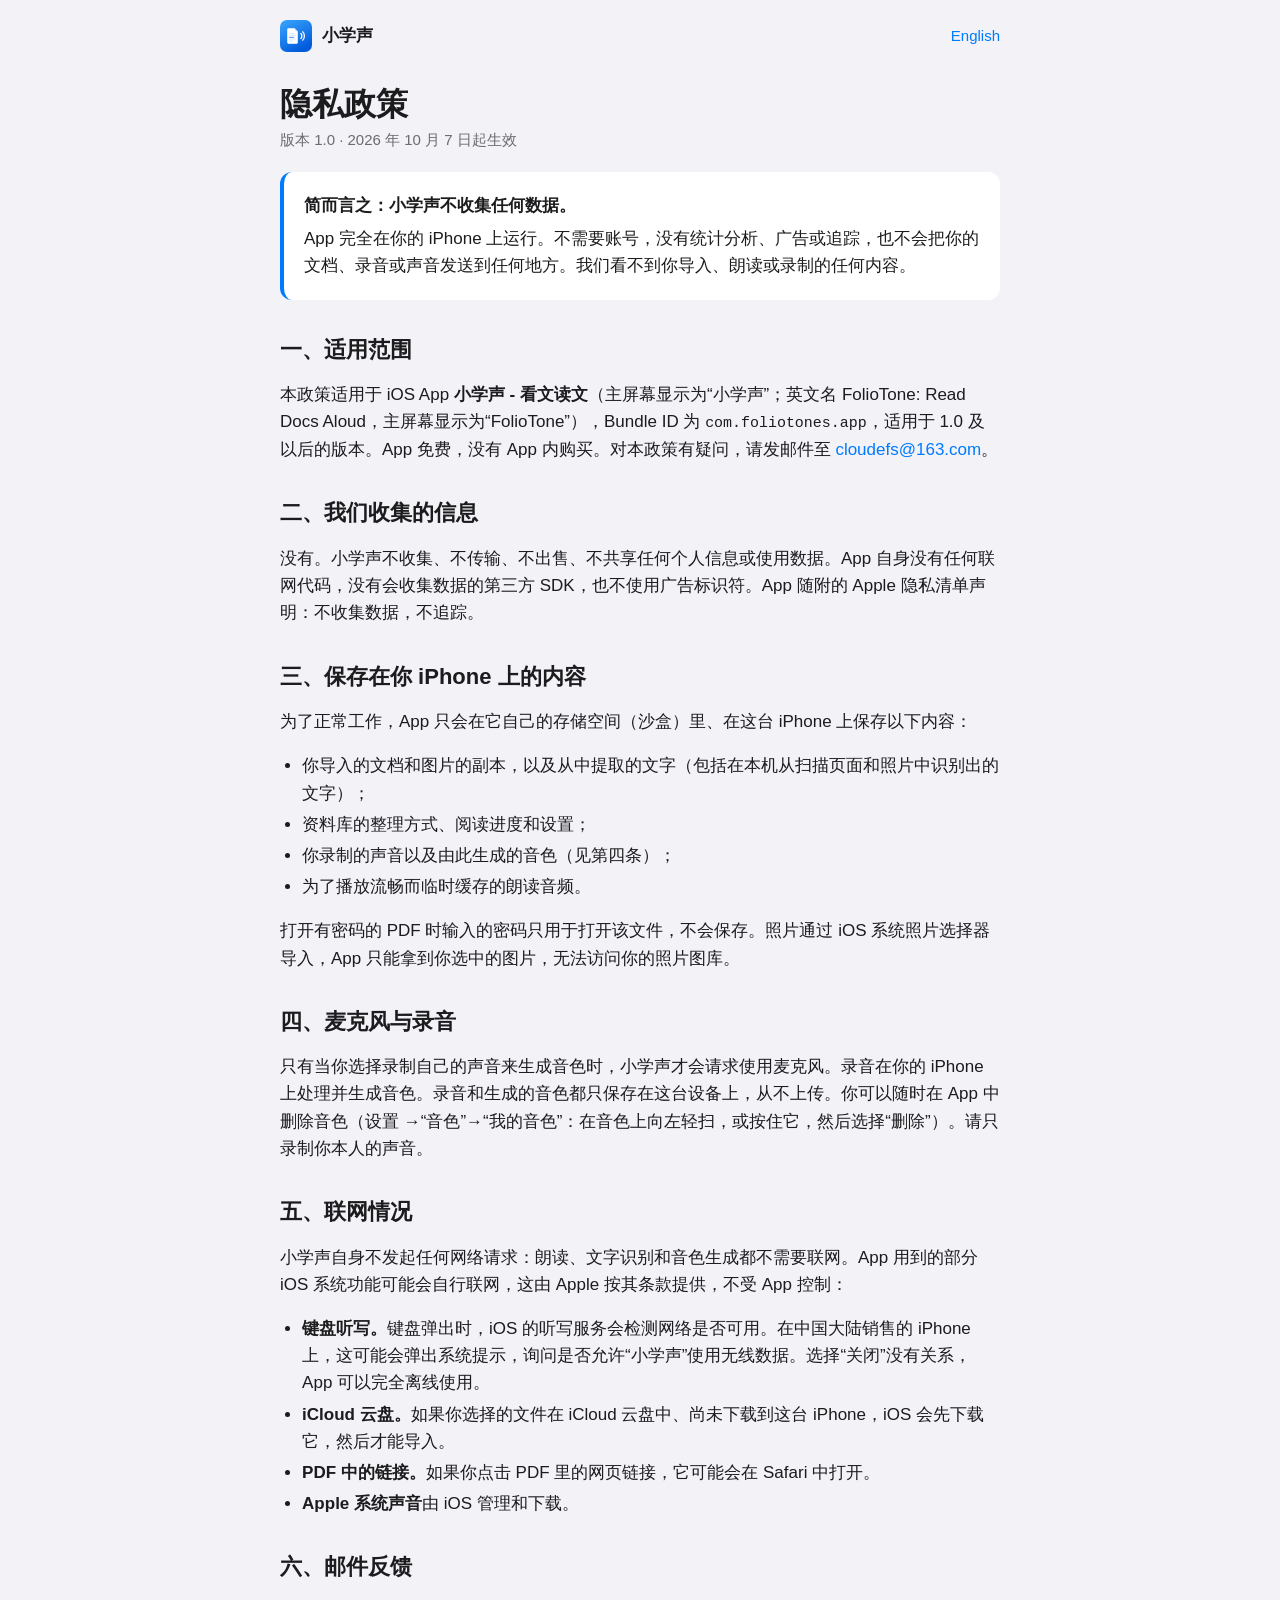
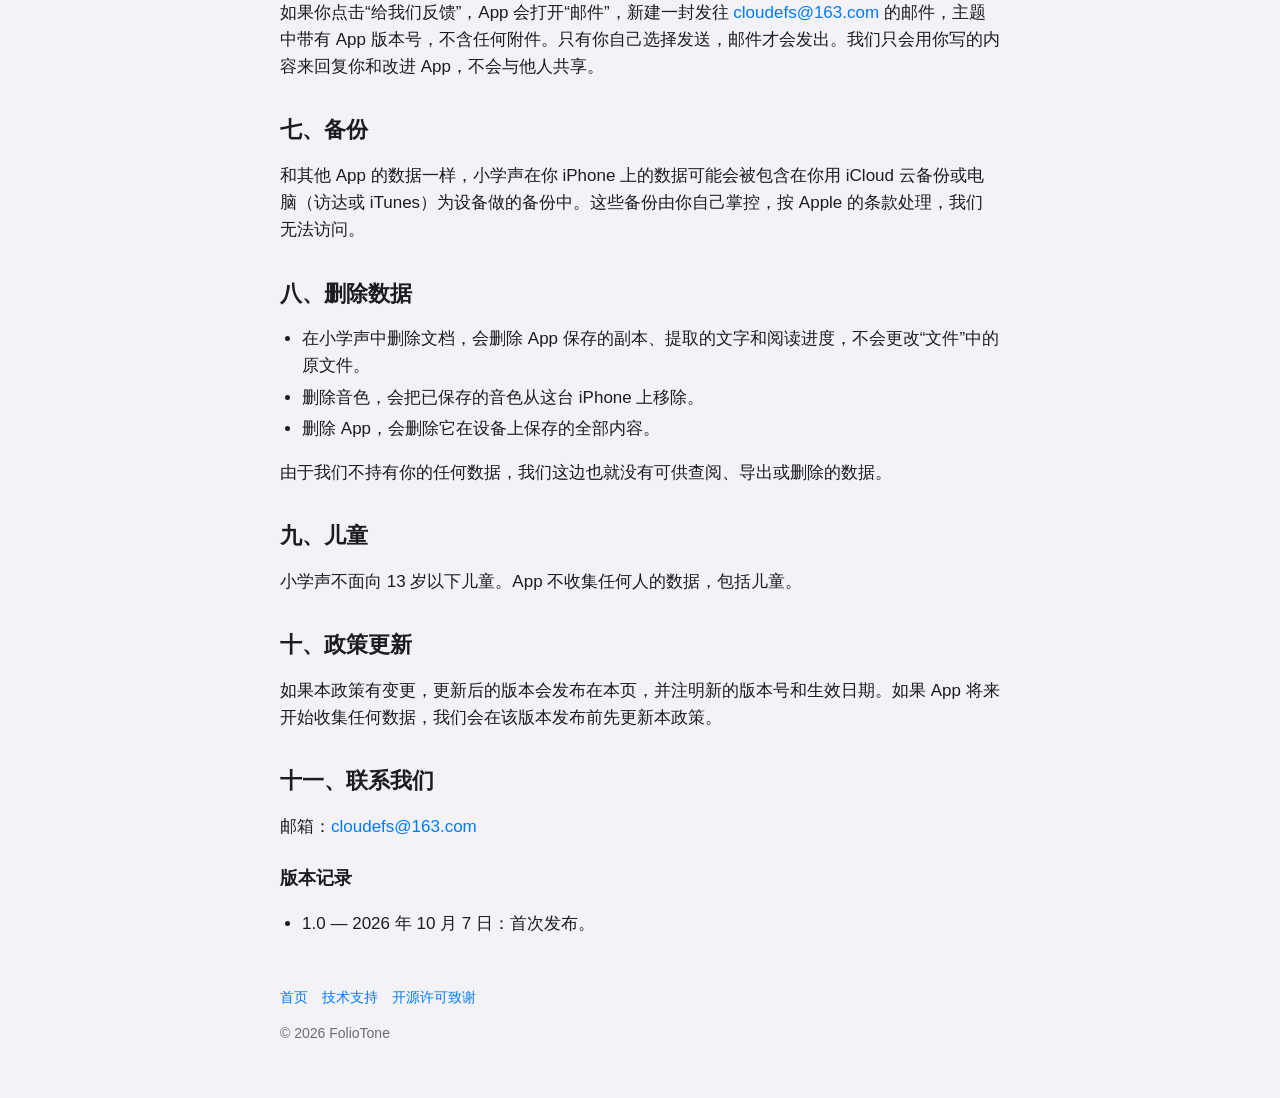
<file: privacy-zh.html>
<!DOCTYPE html>
<html lang="zh-Hans">
<head>
<meta charset="utf-8">
<meta name="viewport" content="width=device-width, initial-scale=1">
<meta http-equiv="Content-Security-Policy" content="default-src 'none'; style-src 'self'; img-src 'self'; base-uri 'none'; form-action 'none'">
<meta name="referrer" content="no-referrer">
<title>隐私政策 · 小学声</title>
<link rel="stylesheet" href="style.css">
<link rel="icon" href="icon.png" type="image/png">
<link rel="apple-touch-icon" href="apple-touch-icon.png">
<link rel="alternate" hreflang="en" href="privacy.html">
</head>
<body>
<header class="site">
  <a class="brand" href="index.html"><img src="icon.png" alt="">小学声</a>
  <a class="lang" href="privacy.html" lang="en" hreflang="en">English</a>
</header>
<main>
  <h1>隐私政策</h1>
  <p class="meta">版本 1.0 · 2026 年 10 月 7 日起生效</p>

  <div class="summary">
    <p><strong>简而言之：小学声不收集任何数据。</strong></p>
    <p>App 完全在你的 iPhone 上运行。不需要账号，没有统计分析、广告或追踪，也不会把你的文档、录音或声音发送到任何地方。我们看不到你导入、朗读或录制的任何内容。</p>
  </div>

  <h2>一、适用范围</h2>
  <p>本政策适用于 iOS App <strong>小学声 - 看文读文</strong>（主屏幕显示为“小学声”；英文名 FolioTone: Read Docs Aloud，主屏幕显示为“FolioTone”），Bundle ID 为 <code>com.foliotones.app</code>，适用于 1.0 及以后的版本。App 免费，没有 App 内购买。对本政策有疑问，请发邮件至 <a href="mailto:cloudefs@163.com">cloudefs@163.com</a>。</p>

  <h2>二、我们收集的信息</h2>
  <p>没有。小学声不收集、不传输、不出售、不共享任何个人信息或使用数据。App 自身没有任何联网代码，没有会收集数据的第三方 SDK，也不使用广告标识符。App 随附的 Apple 隐私清单声明：不收集数据，不追踪。</p>

  <h2>三、保存在你 iPhone 上的内容</h2>
  <p>为了正常工作，App 只会在它自己的存储空间（沙盒）里、在这台 iPhone 上保存以下内容：</p>
  <ul>
    <li>你导入的文档和图片的副本，以及从中提取的文字（包括在本机从扫描页面和照片中识别出的文字）；</li>
    <li>资料库的整理方式、阅读进度和设置；</li>
    <li>你录制的声音以及由此生成的音色（见第四条）；</li>
    <li>为了播放流畅而临时缓存的朗读音频。</li>
  </ul>
  <p>打开有密码的 PDF 时输入的密码只用于打开该文件，不会保存。照片通过 iOS 系统照片选择器导入，App 只能拿到你选中的图片，无法访问你的照片图库。</p>

  <h2>四、麦克风与录音</h2>
  <p>只有当你选择录制自己的声音来生成音色时，小学声才会请求使用麦克风。录音在你的 iPhone 上处理并生成音色。录音和生成的音色都只保存在这台设备上，从不上传。你可以随时在 App 中删除音色（设置 →“音色”→“我的音色”：在音色上向左轻扫，或按住它，然后选择“删除”）。请只录制你本人的声音。</p>

  <h2>五、联网情况</h2>
  <p>小学声自身不发起任何网络请求：朗读、文字识别和音色生成都不需要联网。App 用到的部分 iOS 系统功能可能会自行联网，这由 Apple 按其条款提供，不受 App 控制：</p>
  <ul>
    <li><strong>键盘听写。</strong>键盘弹出时，iOS 的听写服务会检测网络是否可用。在中国大陆销售的 iPhone 上，这可能会弹出系统提示，询问是否允许“小学声”使用无线数据。选择“关闭”没有关系，App 可以完全离线使用。</li>
    <li><strong>iCloud 云盘。</strong>如果你选择的文件在 iCloud 云盘中、尚未下载到这台 iPhone，iOS 会先下载它，然后才能导入。</li>
    <li><strong>PDF 中的链接。</strong>如果你点击 PDF 里的网页链接，它可能会在 Safari 中打开。</li>
    <li><strong>Apple 系统声音</strong>由 iOS 管理和下载。</li>
  </ul>

  <h2>六、邮件反馈</h2>
  <p>如果你点击“给我们反馈”，App 会打开“邮件”，新建一封发往 <a href="mailto:cloudefs@163.com">cloudefs@163.com</a> 的邮件，主题中带有 App 版本号，不含任何附件。只有你自己选择发送，邮件才会发出。我们只会用你写的内容来回复你和改进 App，不会与他人共享。</p>

  <h2>七、备份</h2>
  <p>和其他 App 的数据一样，小学声在你 iPhone 上的数据可能会被包含在你用 iCloud 云备份或电脑（访达或 iTunes）为设备做的备份中。这些备份由你自己掌控，按 Apple 的条款处理，我们无法访问。</p>

  <h2>八、删除数据</h2>
  <ul>
    <li>在小学声中删除文档，会删除 App 保存的副本、提取的文字和阅读进度，不会更改“文件”中的原文件。</li>
    <li>删除音色，会把已保存的音色从这台 iPhone 上移除。</li>
    <li>删除 App，会删除它在设备上保存的全部内容。</li>
  </ul>
  <p>由于我们不持有你的任何数据，我们这边也就没有可供查阅、导出或删除的数据。</p>

  <h2>九、儿童</h2>
  <p>小学声不面向 13 岁以下儿童。App 不收集任何人的数据，包括儿童。</p>

  <h2>十、政策更新</h2>
  <p>如果本政策有变更，更新后的版本会发布在本页，并注明新的版本号和生效日期。如果 App 将来开始收集任何数据，我们会在该版本发布前先更新本政策。</p>

  <h2>十一、联系我们</h2>
  <p>邮箱：<a href="mailto:cloudefs@163.com">cloudefs@163.com</a></p>

  <h3>版本记录</h3>
  <ul>
    <li>1.0 — 2026 年 10 月 7 日：首次发布。</li>
  </ul>
</main>
<footer class="site">
  <nav><a href="index.html">首页</a><a href="support-zh.html">技术支持</a><a href="licenses.html">开源许可致谢</a></nav>
  <p>© 2026 FolioTone</p>
</footer>
</body>
</html>
</file>
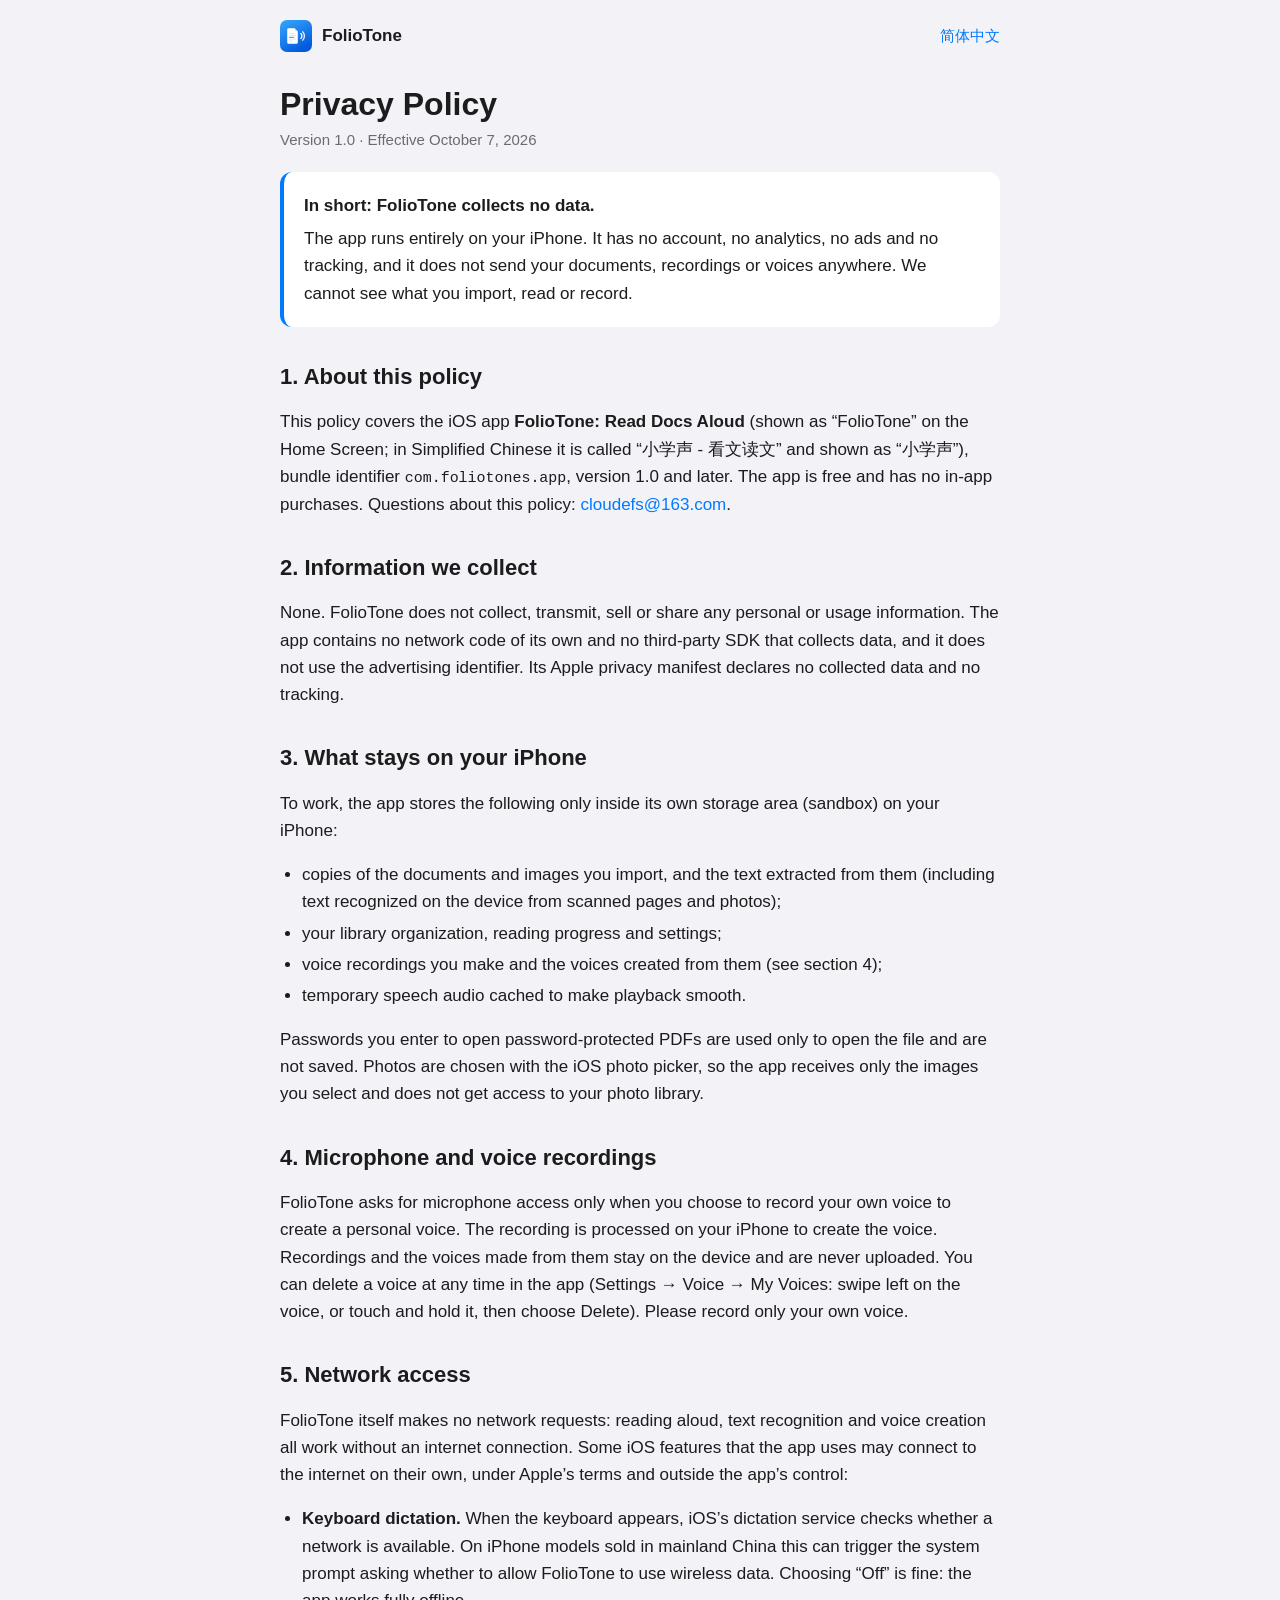
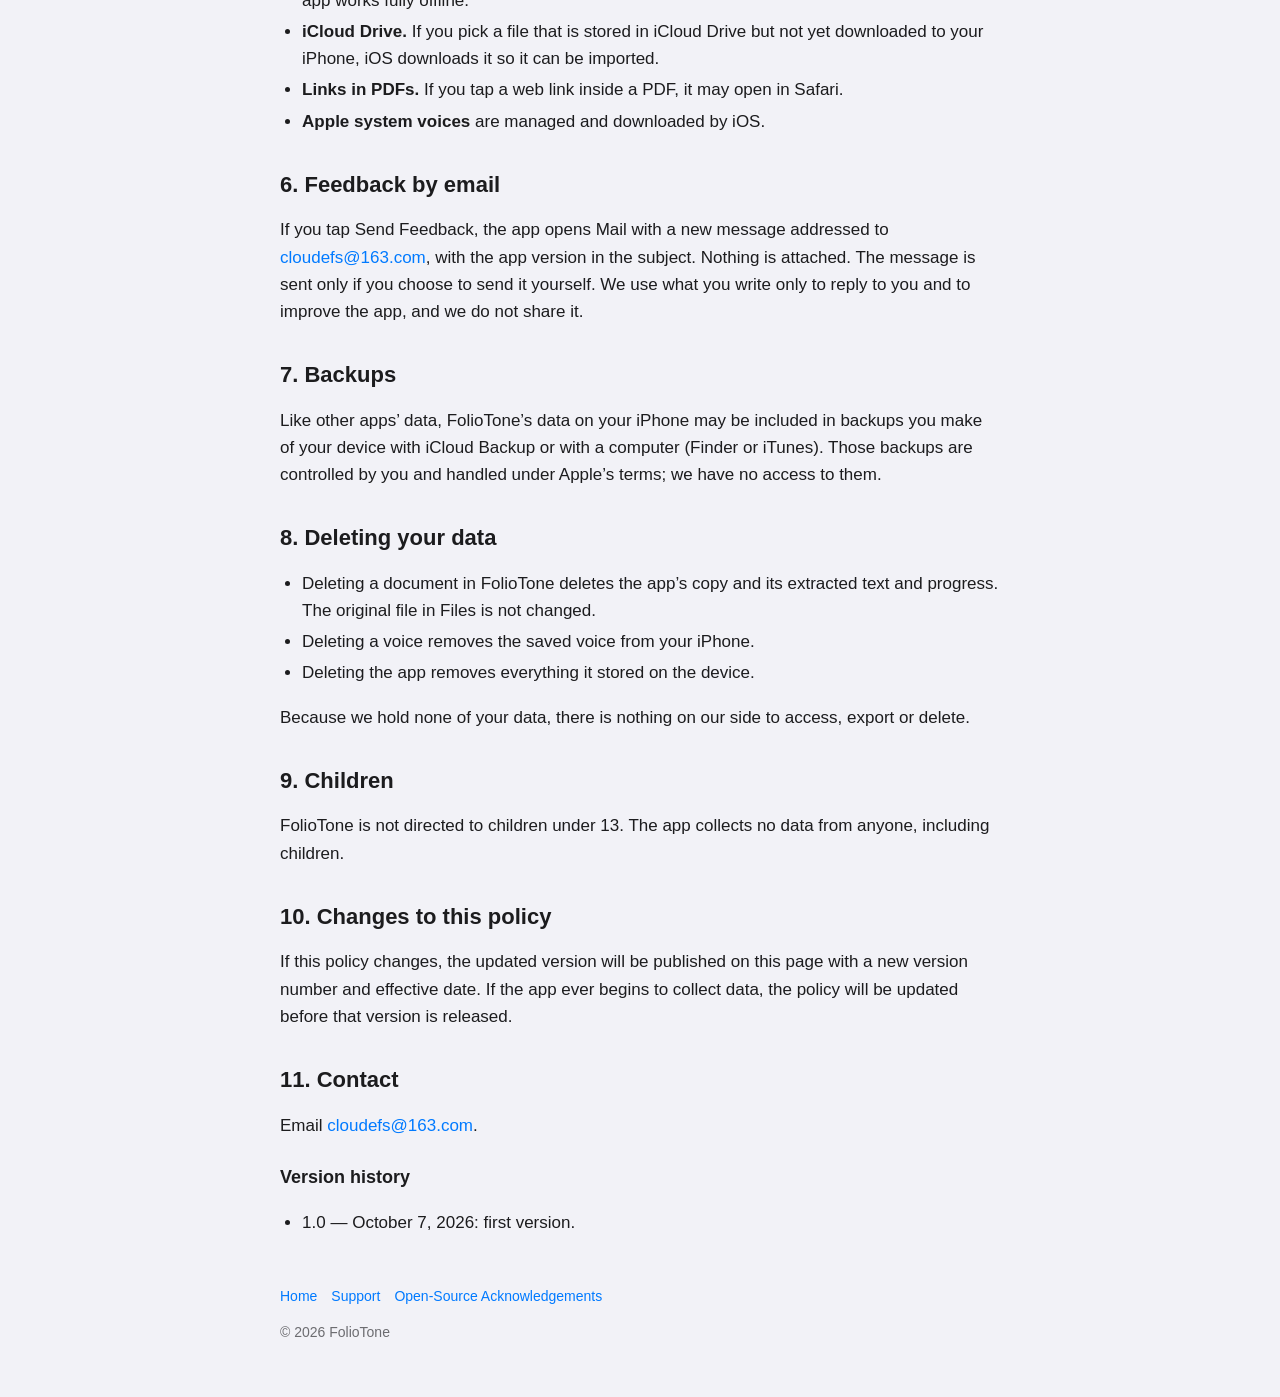
<file: privacy.html>
<!DOCTYPE html>
<html lang="en">
<head>
<meta charset="utf-8">
<meta name="viewport" content="width=device-width, initial-scale=1">
<meta http-equiv="Content-Security-Policy" content="default-src 'none'; style-src 'self'; img-src 'self'; base-uri 'none'; form-action 'none'">
<meta name="referrer" content="no-referrer">
<title>Privacy Policy · FolioTone</title>
<link rel="stylesheet" href="style.css">
<link rel="icon" href="icon.png" type="image/png">
<link rel="apple-touch-icon" href="apple-touch-icon.png">
<link rel="alternate" hreflang="zh-Hans" href="privacy-zh.html">
</head>
<body>
<header class="site">
  <a class="brand" href="index.html"><img src="icon.png" alt="">FolioTone</a>
  <a class="lang" href="privacy-zh.html" lang="zh-Hans" hreflang="zh-Hans">简体中文</a>
</header>
<main>
  <h1>Privacy Policy</h1>
  <p class="meta">Version 1.0 · Effective October 7, 2026</p>

  <div class="summary">
    <p><strong>In short: FolioTone collects no data.</strong></p>
    <p>The app runs entirely on your iPhone. It has no account, no analytics, no ads and no tracking, and it does not send your documents, recordings or voices anywhere. We cannot see what you import, read or record.</p>
  </div>

  <h2>1. About this policy</h2>
  <p>This policy covers the iOS app <strong>FolioTone: Read Docs Aloud</strong> (shown as “FolioTone” on the Home Screen; in Simplified Chinese it is called “小学声 - 看文读文” and shown as “小学声”), bundle identifier <code>com.foliotones.app</code>, version 1.0 and later. The app is free and has no in-app purchases. Questions about this policy: <a href="mailto:cloudefs@163.com">cloudefs@163.com</a>.</p>

  <h2>2. Information we collect</h2>
  <p>None. FolioTone does not collect, transmit, sell or share any personal or usage information. The app contains no network code of its own and no third-party SDK that collects data, and it does not use the advertising identifier. Its Apple privacy manifest declares no collected data and no tracking.</p>

  <h2>3. What stays on your iPhone</h2>
  <p>To work, the app stores the following only inside its own storage area (sandbox) on your iPhone:</p>
  <ul>
    <li>copies of the documents and images you import, and the text extracted from them (including text recognized on the device from scanned pages and photos);</li>
    <li>your library organization, reading progress and settings;</li>
    <li>voice recordings you make and the voices created from them (see section 4);</li>
    <li>temporary speech audio cached to make playback smooth.</li>
  </ul>
  <p>Passwords you enter to open password-protected PDFs are used only to open the file and are not saved. Photos are chosen with the iOS photo picker, so the app receives only the images you select and does not get access to your photo library.</p>

  <h2>4. Microphone and voice recordings</h2>
  <p>FolioTone asks for microphone access only when you choose to record your own voice to create a personal voice. The recording is processed on your iPhone to create the voice. Recordings and the voices made from them stay on the device and are never uploaded. You can delete a voice at any time in the app (Settings → Voice → My Voices: swipe left on the voice, or touch and hold it, then choose Delete). Please record only your own voice.</p>

  <h2>5. Network access</h2>
  <p>FolioTone itself makes no network requests: reading aloud, text recognition and voice creation all work without an internet connection. Some iOS features that the app uses may connect to the internet on their own, under Apple’s terms and outside the app’s control:</p>
  <ul>
    <li><strong>Keyboard dictation.</strong> When the keyboard appears, iOS’s dictation service checks whether a network is available. On iPhone models sold in mainland China this can trigger the system prompt asking whether to allow FolioTone to use wireless data. Choosing “Off” is fine: the app works fully offline.</li>
    <li><strong>iCloud Drive.</strong> If you pick a file that is stored in iCloud Drive but not yet downloaded to your iPhone, iOS downloads it so it can be imported.</li>
    <li><strong>Links in PDFs.</strong> If you tap a web link inside a PDF, it may open in Safari.</li>
    <li><strong>Apple system voices</strong> are managed and downloaded by iOS.</li>
  </ul>

  <h2>6. Feedback by email</h2>
  <p>If you tap Send Feedback, the app opens Mail with a new message addressed to <a href="mailto:cloudefs@163.com">cloudefs@163.com</a>, with the app version in the subject. Nothing is attached. The message is sent only if you choose to send it yourself. We use what you write only to reply to you and to improve the app, and we do not share it.</p>

  <h2>7. Backups</h2>
  <p>Like other apps’ data, FolioTone’s data on your iPhone may be included in backups you make of your device with iCloud Backup or with a computer (Finder or iTunes). Those backups are controlled by you and handled under Apple’s terms; we have no access to them.</p>

  <h2>8. Deleting your data</h2>
  <ul>
    <li>Deleting a document in FolioTone deletes the app’s copy and its extracted text and progress. The original file in Files is not changed.</li>
    <li>Deleting a voice removes the saved voice from your iPhone.</li>
    <li>Deleting the app removes everything it stored on the device.</li>
  </ul>
  <p>Because we hold none of your data, there is nothing on our side to access, export or delete.</p>

  <h2>9. Children</h2>
  <p>FolioTone is not directed to children under 13. The app collects no data from anyone, including children.</p>

  <h2>10. Changes to this policy</h2>
  <p>If this policy changes, the updated version will be published on this page with a new version number and effective date. If the app ever begins to collect data, the policy will be updated before that version is released.</p>

  <h2>11. Contact</h2>
  <p>Email <a href="mailto:cloudefs@163.com">cloudefs@163.com</a>.</p>

  <h3>Version history</h3>
  <ul>
    <li>1.0 — October 7, 2026: first version.</li>
  </ul>
</main>
<footer class="site">
  <nav><a href="index.html">Home</a><a href="support.html">Support</a><a href="licenses.html">Open-Source Acknowledgements</a></nav>
  <p>© 2026 FolioTone</p>
</footer>
</body>
</html>
</file>
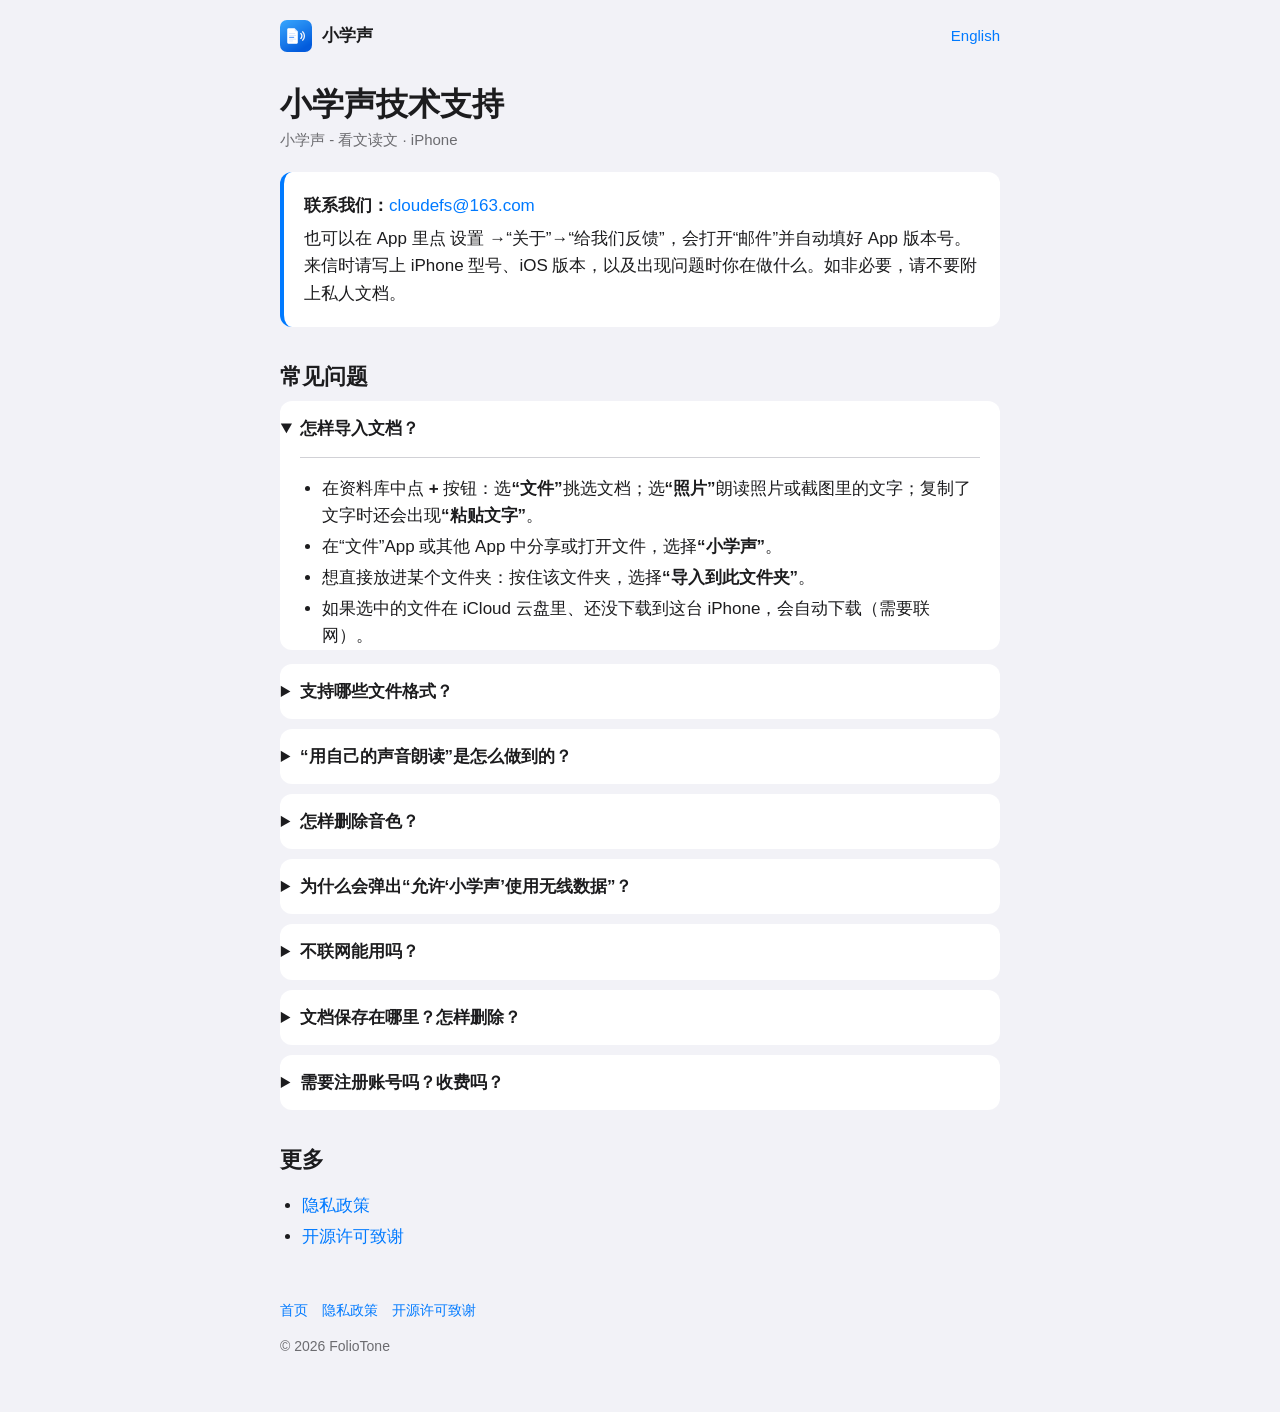
<file: support-zh.html>
<!DOCTYPE html>
<html lang="zh-Hans">
<head>
<meta charset="utf-8">
<meta name="viewport" content="width=device-width, initial-scale=1">
<meta http-equiv="Content-Security-Policy" content="default-src 'none'; style-src 'self'; img-src 'self'; base-uri 'none'; form-action 'none'">
<meta name="referrer" content="no-referrer">
<title>技术支持 · 小学声</title>
<link rel="stylesheet" href="style.css">
<link rel="icon" href="icon.png" type="image/png">
<link rel="apple-touch-icon" href="apple-touch-icon.png">
<link rel="alternate" hreflang="en" href="support.html">
</head>
<body>
<header class="site">
  <a class="brand" href="index.html"><img src="icon.png" alt="">小学声</a>
  <a class="lang" href="support.html" lang="en" hreflang="en">English</a>
</header>
<main>
  <h1>小学声技术支持</h1>
  <p class="meta">小学声 - 看文读文 · iPhone</p>

  <div class="summary">
    <p><strong>联系我们：</strong><a href="mailto:cloudefs@163.com">cloudefs@163.com</a></p>
    <p>也可以在 App 里点 设置 →“关于”→“给我们反馈”，会打开“邮件”并自动填好 App 版本号。来信时请写上 iPhone 型号、iOS 版本，以及出现问题时你在做什么。如非必要，请不要附上私人文档。</p>
  </div>

  <h2>常见问题</h2>

  <details class="faq" open>
    <summary>怎样导入文档？</summary>
    <ul>
      <li>在资料库中点 <strong>+</strong> 按钮：选<strong>“文件”</strong>挑选文档；选<strong>“照片”</strong>朗读照片或截图里的文字；复制了文字时还会出现<strong>“粘贴文字”</strong>。</li>
      <li>在“文件”App 或其他 App 中分享或打开文件，选择<strong>“小学声”</strong>。</li>
      <li>想直接放进某个文件夹：按住该文件夹，选择<strong>“导入到此文件夹”</strong>。</li>
      <li>如果选中的文件在 iCloud 云盘里、还没下载到这台 iPhone，会自动下载（需要联网）。</li>
    </ul>
  </details>

  <details class="faq">
    <summary>支持哪些文件格式？</summary>
    <p><strong>可以朗读：</strong></p>
    <ul>
      <li>PDF，包括扫描版：没有文字层的页面会在本机识别文字</li>
      <li>Word（.docx 与 .doc）、EPUB 电子书</li>
      <li>TXT、Markdown、RTF、HTML 等文本文件，以及直接粘贴的文字</li>
      <li>照片和截图里的文字（PNG、JPEG、HEIC）</li>
      <li>有密码的 PDF：输入密码即可打开，密码不会保存</li>
    </ul>
    <p><strong>只能查看（目前不朗读）：</strong>Pages、Numbers、Keynote、PowerPoint、Excel、OpenDocument 文件、CSV/TSV 以及其他一些图片格式，可以放进资料库查看。</p>
  </details>

  <details class="faq">
    <summary>“用自己的声音朗读”是怎么做到的？</summary>
    <p>打开设置，点<strong>“音色”</strong>（也可以从播放器进入），然后选择<strong>“录制新的声音”</strong>。在安静的地方用平常的声音读范文，或者自由说话，建议 20–30 秒（至少 3 秒，最多 30 秒）。录完可以回听、生成试听，再命名并保存音色，稍等片刻即可使用。</p>
    <p>全部在你的 iPhone 上完成。录音只作为音色参考，录音和生成的音色都留在这台设备上，从不上传。请只录制你本人的声音。</p>
    <p>可以保存多个音色随时切换，也可以改用内置音色或这台 iPhone 上已安装的 Apple 系统声音。</p>
  </details>

  <details class="faq">
    <summary>怎样删除音色？</summary>
    <p>打开设置，点<strong>“音色”</strong>。在<strong>“我的音色”</strong>中，在要删除的音色上向左轻扫，或按住它，然后选择<strong>“删除”</strong>。这会把已保存的音色从这台 iPhone 上移除。同一个菜单里还可以重命名或重新录制。</p>
  </details>

  <details class="faq">
    <summary>为什么会弹出“允许‘小学声’使用无线数据”？</summary>
    <p>这个提示只出现在中国大陆销售的 iPhone 上。小学声自身从不联网。提示来自 iOS：键盘弹出时，系统的听写服务会检测网络是否可用，iOS 随后代为询问。</p>
    <p><strong>选择“关闭”没有关系。</strong>朗读、文字识别和音色生成都照常工作，只是键盘听写这类系统功能在 App 内可能无法使用。之后也可以在 iPhone 的“设置”App 中修改。</p>
  </details>

  <details class="faq">
    <summary>不联网能用吗？</summary>
    <p>能。导入已在 iPhone 上的文件、朗读、识别扫描件和照片中的文字、生成音色，都不需要联网。</p>
    <p>需要联网的只有由 iOS 负责的事情：从 iCloud 云盘下载尚未下载的文件、下载 Apple 系统声音、键盘听写，以及打开 PDF 中的网页链接。</p>
  </details>

  <details class="faq">
    <summary>文档保存在哪里？怎样删除？</summary>
    <p>导入的文档会复制到小学声在你 iPhone 上的存储空间里。要删除，在资料库中按住文档（或多选），选择“删除”。这会删除 App 中的副本、提取的文字和阅读进度，不会更改“文件”App 中的原文件。删除 App 会删除它保存的全部内容。</p>
    <p>你用 iCloud 或电脑为 iPhone 做的备份中，可能包含小学声的数据。</p>
  </details>

  <details class="faq">
    <summary>需要注册账号吗？收费吗？</summary>
    <p>不需要账号。小学声免费，没有 App 内购买、广告或追踪。详见<a href="privacy-zh.html">隐私政策</a>。</p>
  </details>

  <h2>更多</h2>
  <ul>
    <li><a href="privacy-zh.html">隐私政策</a></li>
    <li><a href="licenses.html">开源许可致谢</a></li>
  </ul>
</main>
<footer class="site">
  <nav><a href="index.html">首页</a><a href="privacy-zh.html">隐私政策</a><a href="licenses.html">开源许可致谢</a></nav>
  <p>© 2026 FolioTone</p>
</footer>
</body>
</html>
</file>
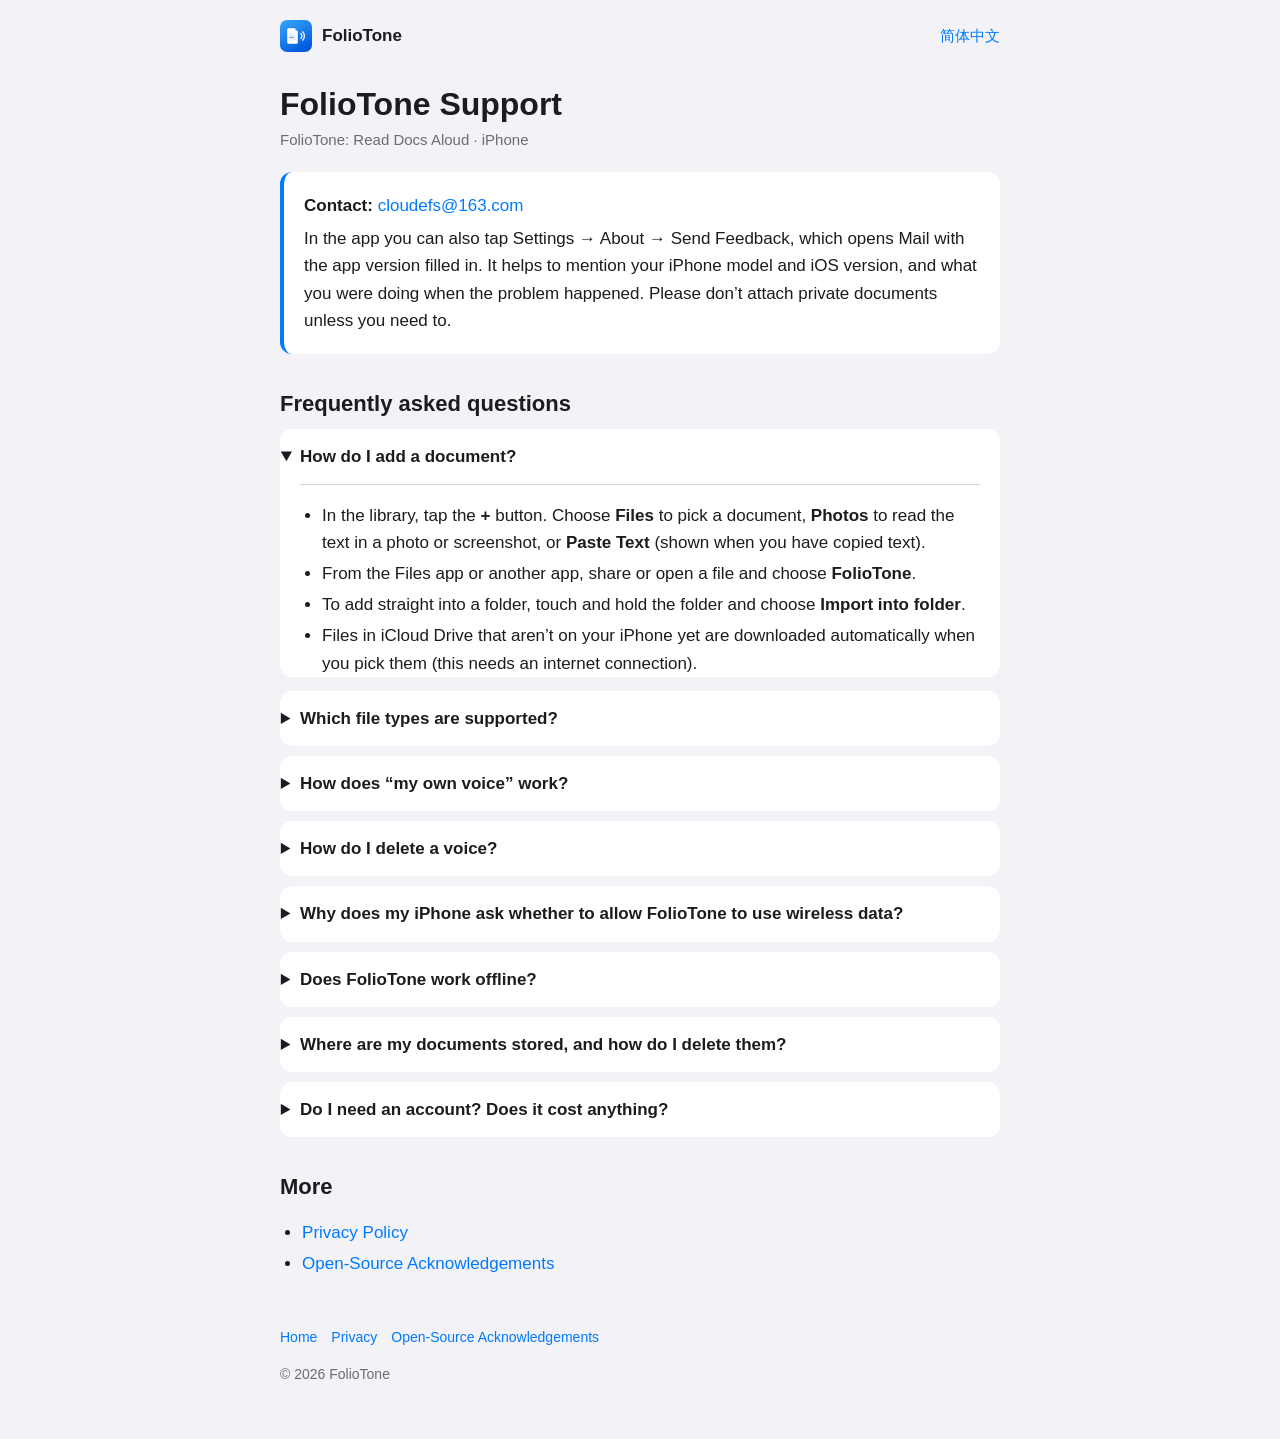
<file: support.html>
<!DOCTYPE html>
<html lang="en">
<head>
<meta charset="utf-8">
<meta name="viewport" content="width=device-width, initial-scale=1">
<meta http-equiv="Content-Security-Policy" content="default-src 'none'; style-src 'self'; img-src 'self'; base-uri 'none'; form-action 'none'">
<meta name="referrer" content="no-referrer">
<title>Support · FolioTone</title>
<link rel="stylesheet" href="style.css">
<link rel="icon" href="icon.png" type="image/png">
<link rel="apple-touch-icon" href="apple-touch-icon.png">
<link rel="alternate" hreflang="zh-Hans" href="support-zh.html">
</head>
<body>
<header class="site">
  <a class="brand" href="index.html"><img src="icon.png" alt="">FolioTone</a>
  <a class="lang" href="support-zh.html" lang="zh-Hans" hreflang="zh-Hans">简体中文</a>
</header>
<main>
  <h1>FolioTone Support</h1>
  <p class="meta">FolioTone: Read Docs Aloud · iPhone</p>

  <div class="summary">
    <p><strong>Contact:</strong> <a href="mailto:cloudefs@163.com">cloudefs@163.com</a></p>
    <p>In the app you can also tap Settings → About → Send Feedback, which opens Mail with the app version filled in. It helps to mention your iPhone model and iOS version, and what you were doing when the problem happened. Please don’t attach private documents unless you need to.</p>
  </div>

  <h2>Frequently asked questions</h2>

  <details class="faq" open>
    <summary>How do I add a document?</summary>
    <ul>
      <li>In the library, tap the <strong>+</strong> button. Choose <strong>Files</strong> to pick a document, <strong>Photos</strong> to read the text in a photo or screenshot, or <strong>Paste Text</strong> (shown when you have copied text).</li>
      <li>From the Files app or another app, share or open a file and choose <strong>FolioTone</strong>.</li>
      <li>To add straight into a folder, touch and hold the folder and choose <strong>Import into folder</strong>.</li>
      <li>Files in iCloud Drive that aren’t on your iPhone yet are downloaded automatically when you pick them (this needs an internet connection).</li>
    </ul>
  </details>

  <details class="faq">
    <summary>Which file types are supported?</summary>
    <p><strong>Read aloud:</strong></p>
    <ul>
      <li>PDF, including scanned PDFs: pages without a text layer are recognized on your iPhone</li>
      <li>Word (.docx and .doc) and EPUB</li>
      <li>TXT, Markdown, RTF, HTML and other text files, plus pasted text</li>
      <li>Text in photos and screenshots (PNG, JPEG, HEIC)</li>
      <li>Password-protected PDFs: enter the password to open; it is never saved</li>
    </ul>
    <p><strong>View only (not read aloud yet):</strong> Pages, Numbers, Keynote, PowerPoint, Excel, OpenDocument files, CSV/TSV and some other image formats can be kept in your library and viewed.</p>
  </details>

  <details class="faq">
    <summary>How does “my own voice” work?</summary>
    <p>Open Settings and tap <strong>Voice</strong> (you can also reach it from the player), then choose <strong>Record a New Voice</strong>. In a quiet place, read the sample text or speak freely in your normal voice for 20–30 seconds (at least 3 seconds, at most 30). You can play the recording back, generate a preview, then name and save the voice. It is ready after a short wait.</p>
    <p>Everything happens on your iPhone. The recording is used only as a voice reference; the recording and the voice stay on this device and are never uploaded. Please record only your own voice.</p>
    <p>You can save several voices and switch between them, or use a built-in voice or an Apple system voice installed on your iPhone instead.</p>
  </details>

  <details class="faq">
    <summary>How do I delete a voice?</summary>
    <p>Open Settings and tap <strong>Voice</strong>. Under <strong>My Voices</strong>, swipe left on the voice, or touch and hold it, then choose <strong>Delete</strong>. This removes the saved voice from your iPhone. The same menu lets you rename a voice or record it again.</p>
  </details>

  <details class="faq">
    <summary>Why does my iPhone ask whether to allow FolioTone to use wireless data?</summary>
    <p>This prompt appears on iPhone models sold in mainland China. FolioTone itself never connects to the internet. The prompt comes from iOS: when the keyboard appears, the system’s dictation service checks whether a network is available, and iOS then asks on the app’s behalf.</p>
    <p><strong>Choosing “Off” is fine.</strong> Reading, text recognition and voice creation all keep working. Only system features such as keyboard dictation may be unavailable inside the app. You can change the choice later in the iPhone Settings app.</p>
  </details>

  <details class="faq">
    <summary>Does FolioTone work offline?</summary>
    <p>Yes. Importing files that are already on your iPhone, reading aloud, recognizing text in scans and photos, and creating voices all work without an internet connection.</p>
    <p>Things that need a connection are handled by iOS, not by the app: downloading a not-yet-downloaded file from iCloud Drive, downloading Apple system voices, keyboard dictation, and opening web links inside a PDF.</p>
  </details>

  <details class="faq">
    <summary>Where are my documents stored, and how do I delete them?</summary>
    <p>Imported documents are copied into FolioTone’s own storage on your iPhone. To delete one, touch and hold it in the library (or select several) and choose Delete. This removes the app’s copy, its extracted text and its reading progress; the original in the Files app is not changed. Deleting the app removes everything it stored.</p>
    <p>Your FolioTone data may be included in your own iCloud or computer backup of your iPhone.</p>
  </details>

  <details class="faq">
    <summary>Do I need an account? Does it cost anything?</summary>
    <p>No account is needed. FolioTone is free, with no in-app purchases, no ads and no tracking. See the <a href="privacy.html">Privacy Policy</a>.</p>
  </details>

  <h2>More</h2>
  <ul>
    <li><a href="privacy.html">Privacy Policy</a></li>
    <li><a href="licenses.html">Open-Source Acknowledgements</a></li>
  </ul>
</main>
<footer class="site">
  <nav><a href="index.html">Home</a><a href="privacy.html">Privacy</a><a href="licenses.html">Open-Source Acknowledgements</a></nav>
  <p>© 2026 FolioTone</p>
</footer>
</body>
</html>
</file>
<file: style.css>
/* FolioTone support site. System fonts only; no external resources. */
:root {
  color-scheme: light dark;
  --accent: #007AFF;
  --bg: #F2F2F7;
  --card: #FFFFFF;
  --text: #1C1C1E;
  --secondary: #6C6C70;
  --separator: #D1D1D6;
  --code-bg: #F2F2F7;
}

@media (prefers-color-scheme: dark) {
  :root {
    --accent: #0A84FF;
    --bg: #000000;
    --card: #1C1C1E;
    --text: #F2F2F7;
    --secondary: #AEAEB2;
    --separator: #38383A;
    --code-bg: #2C2C2E;
  }
}

* { box-sizing: border-box; }

html {
  -webkit-text-size-adjust: 100%;
  text-size-adjust: 100%;
}

body {
  margin: 0;
  background: var(--bg);
  color: var(--text);
  font-family: -apple-system, BlinkMacSystemFont, "SF Pro Text", "PingFang SC", "Hiragino Sans GB",
    "Helvetica Neue", Helvetica, Arial, "Microsoft YaHei", sans-serif;
  font-size: 17px;
  line-height: 1.6;
}

main, header.site, footer.site {
  max-width: 760px;
  margin: 0 auto;
  padding: 0 20px;
}

header.site {
  display: flex;
  align-items: center;
  justify-content: space-between;
  gap: 12px;
  padding-top: 20px;
  padding-bottom: 8px;
}

header.site .brand {
  display: flex;
  align-items: center;
  gap: 10px;
  font-weight: 600;
  color: var(--text);
  text-decoration: none;
}

header.site .brand img {
  width: 32px;
  height: 32px;
  border-radius: 7px;
}

header.site .lang {
  font-size: 15px;
}

a { color: var(--accent); text-decoration: none; }
a:hover, a:focus-visible { text-decoration: underline; }

h1 {
  font-size: 32px;
  line-height: 1.25;
  margin: 24px 0 4px;
}

h2 {
  font-size: 22px;
  line-height: 1.3;
  margin: 36px 0 8px;
}

h3 {
  font-size: 18px;
  margin: 24px 0 6px;
}

.meta {
  color: var(--secondary);
  font-size: 15px;
  margin: 0 0 20px;
}

.card {
  background: var(--card);
  border-radius: 12px;
  padding: 4px 20px;
  margin: 16px 0;
}

.summary {
  background: var(--card);
  border-left: 4px solid var(--accent);
  border-radius: 12px;
  padding: 14px 20px;
  margin: 20px 0;
}

.summary p { margin: 6px 0; }

ul { padding-left: 1.3em; }
li { margin: 4px 0; }

table {
  border-collapse: collapse;
  width: 100%;
  font-size: 15px;
}

th, td {
  text-align: left;
  vertical-align: top;
  padding: 8px 10px 8px 0;
  border-bottom: 1px solid var(--separator);
}

th { font-weight: 600; }

/* Landing page */
.hero {
  text-align: center;
  padding: 32px 0 8px;
}

.hero img {
  width: 128px;
  height: 128px;
  border-radius: 28px;
  box-shadow: 0 6px 24px rgba(0, 0, 0, 0.15);
}

.hero h1 { margin-top: 20px; }

.hero .tagline {
  color: var(--secondary);
  font-size: 19px;
  margin: 4px 0 0;
}

.links {
  list-style: none;
  padding: 0;
  margin: 0;
}

.links li {
  margin: 0;
  border-bottom: 1px solid var(--separator);
}

.links li:last-child { border-bottom: none; }

.links a {
  display: block;
  padding: 14px 0;
  font-weight: 500;
}

.links a span {
  display: block;
  color: var(--secondary);
  font-weight: 400;
  font-size: 15px;
}

/* FAQ */
details.faq {
  background: var(--card);
  border-radius: 12px;
  padding: 0 20px;
  margin: 10px 0;
}

details.faq summary {
  cursor: pointer;
  font-weight: 600;
  padding: 14px 0;
  list-style-position: outside;
}

details.faq[open] summary { border-bottom: 1px solid var(--separator); }
details.faq > :last-child { margin-bottom: 14px; }

/* Licenses */
.component {
  background: var(--card);
  border-radius: 12px;
  padding: 4px 20px 12px;
  margin: 16px 0;
}

.component h3 { margin-top: 14px; }

.component details { margin: 8px 0; }

.component details summary {
  cursor: pointer;
  color: var(--accent);
  font-weight: 500;
}

pre.license {
  background: var(--code-bg);
  border-radius: 8px;
  padding: 12px;
  font-family: ui-monospace, "SF Mono", Menlo, Consolas, monospace;
  font-size: 12.5px;
  line-height: 1.5;
  white-space: pre-wrap;
  overflow-wrap: anywhere;
}

footer.site {
  color: var(--secondary);
  font-size: 14px;
  padding-top: 32px;
  padding-bottom: 40px;
}

footer.site nav a { margin-right: 14px; }

.center { text-align: center; }

h2.subtitle { margin-top: 0; font-weight: 500; color: var(--secondary); }

code { font-family: ui-monospace, "SF Mono", Menlo, Consolas, monospace; font-size: 0.88em; }
</file>
